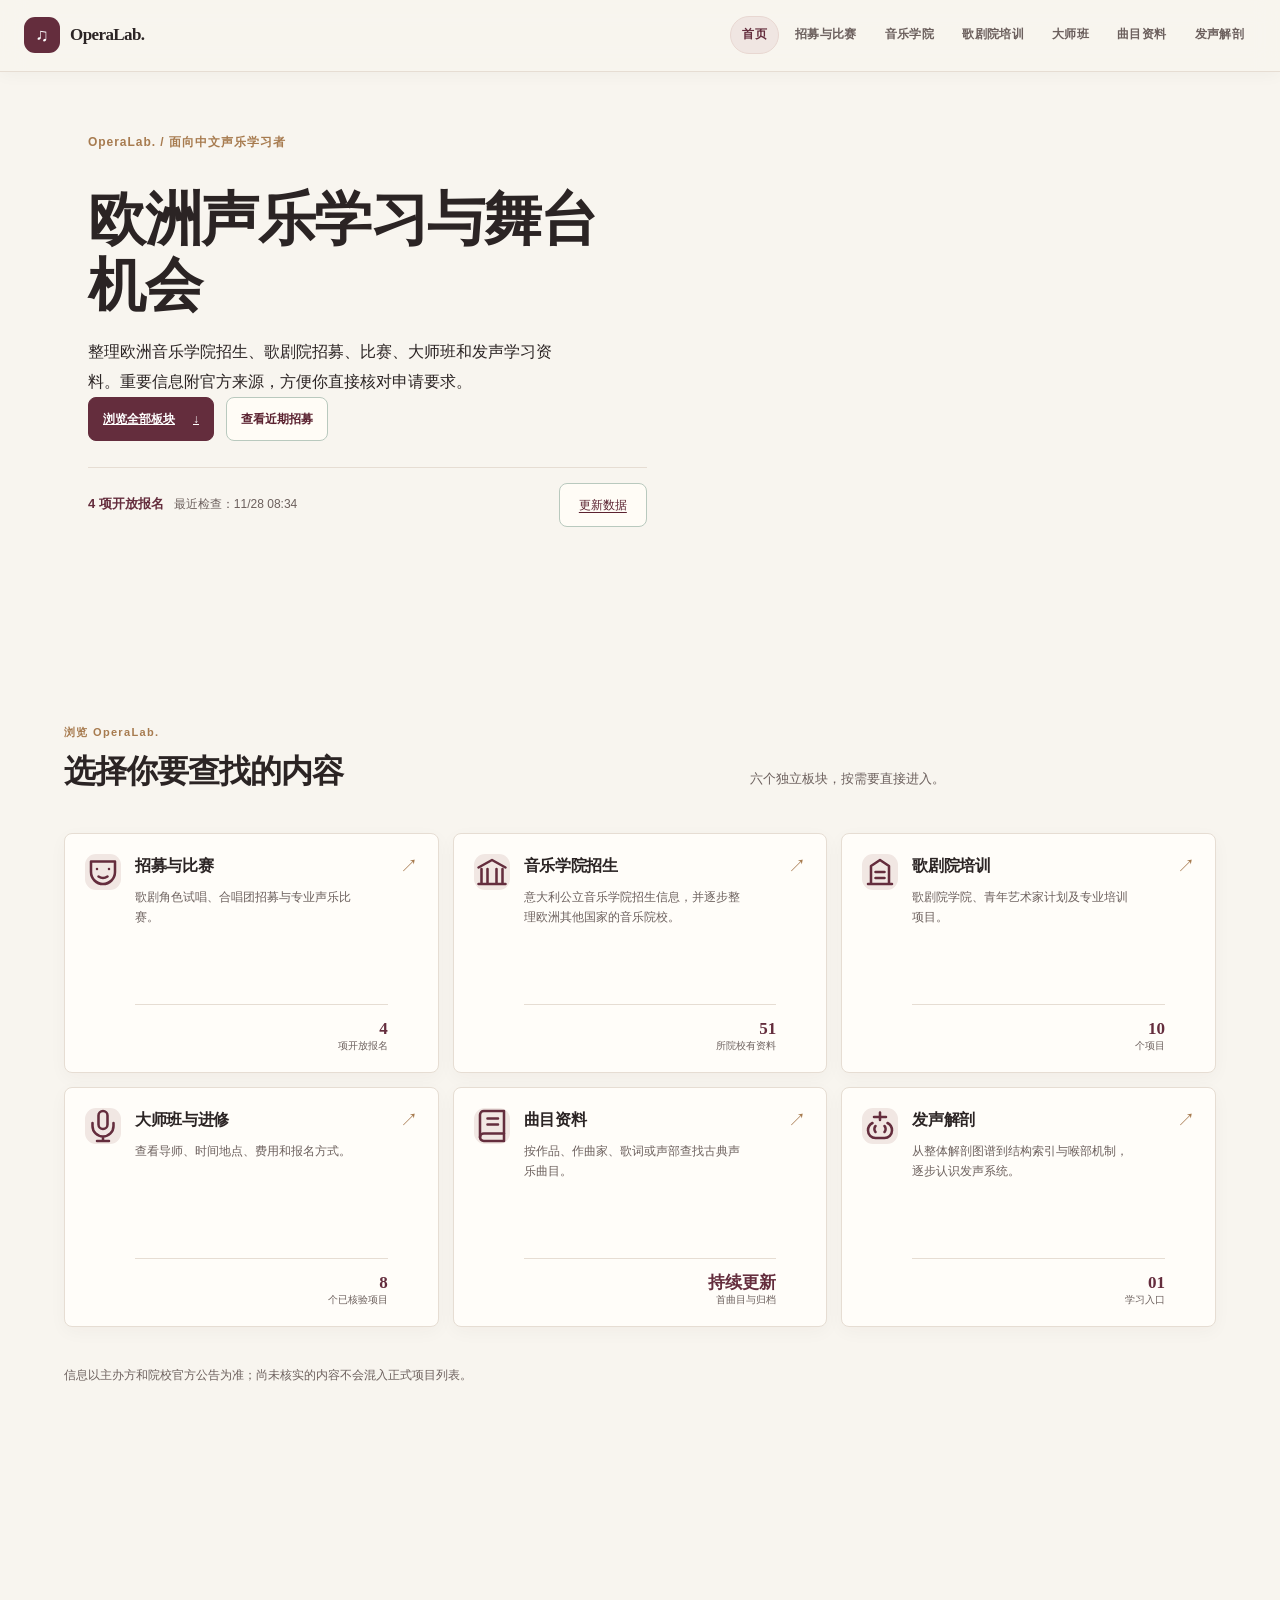
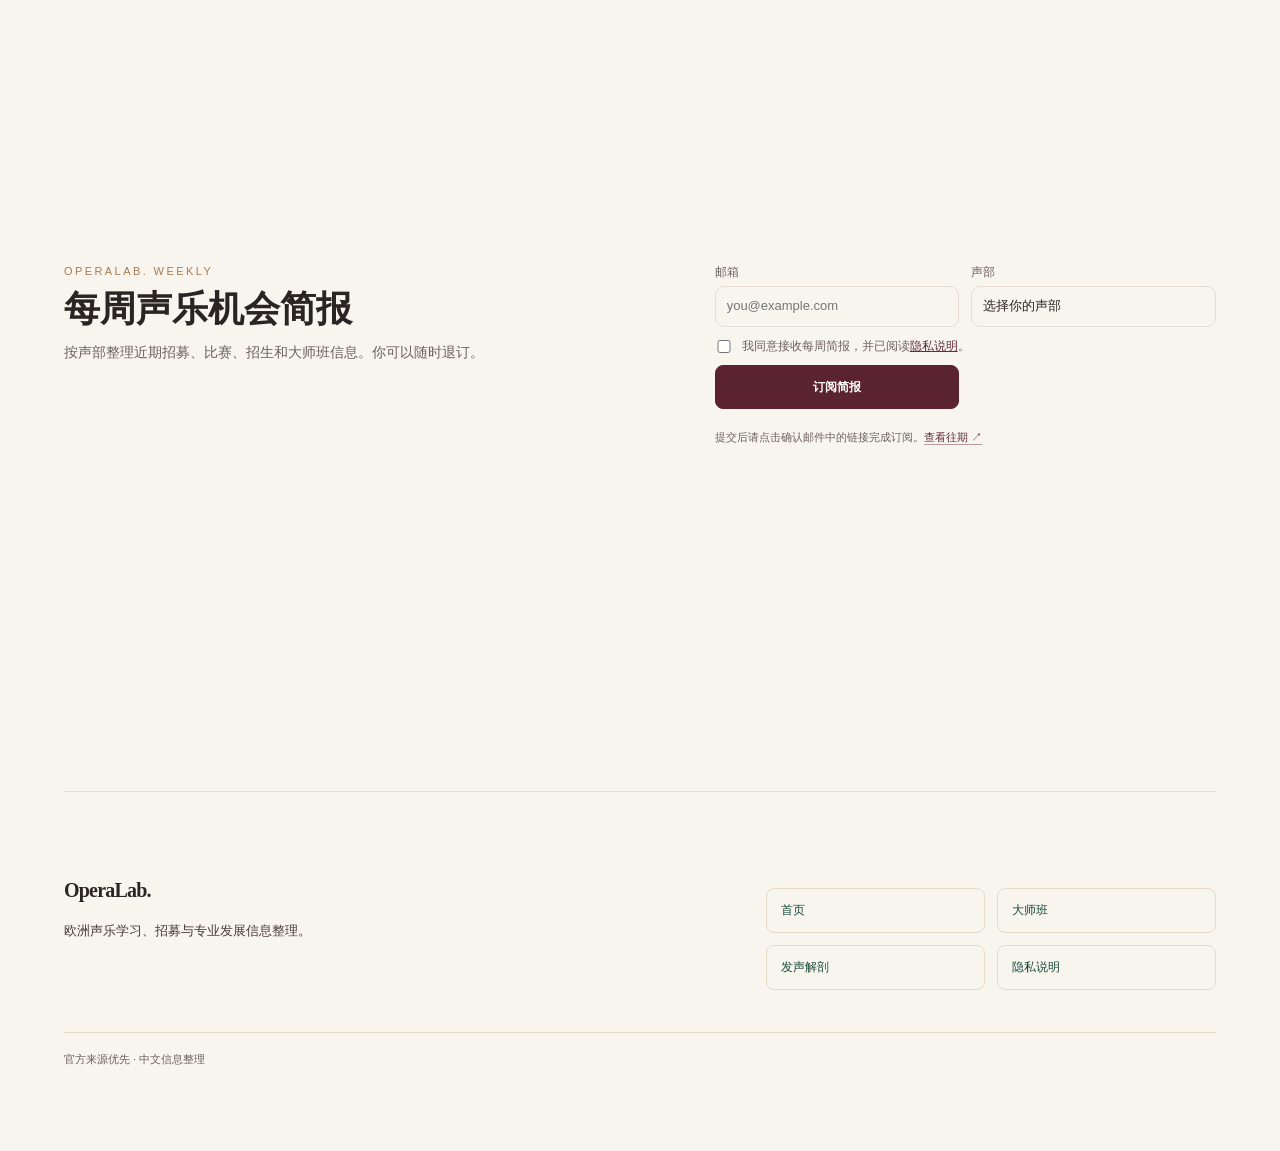
<file: index.html>
<!doctype html>
<html lang="zh-CN" data-type="software" data-radius="soft" data-motion>
<head>
  <meta charset="utf-8">
  <meta name="viewport" content="width=device-width, initial-scale=1, viewport-fit=cover">
  <meta name="theme-color" content="#5b2230">
  <meta name="page-type" content="software">
  <meta name="site-kind" content="software">
  <meta name="description" content="OperaLab. 为中国声乐学习者整理欧洲当前开放报名的声乐机会、音乐学院招生、比赛、大师班与古典声乐曲目资料，保留官方来源，方便核对申请要求。">
  <link rel="canonical" href="https://operalirico.github.io/Opera-Lirico/">
  <meta property="og:type" content="website">
  <meta property="og:locale" content="zh_CN">
  <meta property="og:site_name" content="OperaLab.">
  <meta property="og:title" content="OperaLab.｜欧洲声乐机会与申请信息">
  <meta property="og:description" content="为中国声乐学习者整理欧洲歌剧院招募、音乐学院招生、比赛、大师班与古典声乐曲目资料。">
  <meta property="og:url" content="https://operalirico.github.io/Opera-Lirico/">
  <meta property="og:image" content="https://operalirico.github.io/Opera-Lirico/og-image.png">
  <meta property="og:image:secure_url" content="https://operalirico.github.io/Opera-Lirico/og-image.png">
  <meta property="og:image:type" content="image/png">
  <meta property="og:image:width" content="1200">
  <meta property="og:image:height" content="630">
  <meta property="og:image:alt" content="OperaLab. 欧洲声乐机会与申请信息">
  <meta name="twitter:card" content="summary_large_image">
  <meta name="twitter:title" content="OperaLab.｜欧洲声乐机会、音乐学院招生与曲目资料">
  <meta name="twitter:description" content="为中国声乐学习者整理欧洲歌剧院招募、音乐学院招生、比赛、大师班与古典声乐曲目资料。">
  <meta name="twitter:image" content="https://operalirico.github.io/Opera-Lirico/og-image.png">
  <script type="application/ld+json">
  {
    "@context": "https://schema.org",
    "@type": "WebSite",
    "name": "OperaLab.",
    "alternateName": "OperaLab.",
    "url": "https://operalirico.github.io/Opera-Lirico/",
    "inLanguage": "zh-CN",
    "description": "为中国声乐学习者整理欧洲歌剧院招募、音乐学院招生、比赛、大师班与古典声乐曲目资料。"
  }
  </script>
  <meta name="apple-mobile-web-app-capable" content="yes">
  <meta name="apple-mobile-web-app-status-bar-style" content="black-translucent">
  <link rel="manifest" href="manifest.webmanifest">
  <link rel="icon" href="icon.svg" type="image/svg+xml">
  <link rel="apple-touch-icon" href="icon.svg">
  <link rel="stylesheet" href="styles.css?v=ux19">
  <link rel="stylesheet" href="hero-facts.css?v=1">
  <link rel="stylesheet" href="taste-home.css?v=1">
  <link rel="stylesheet" href="assets/motion/motion.css">
  <link rel="stylesheet" href="home-fix.css?v=1">
  <link rel="stylesheet" href="theme-wine.css?v=1">
  <link rel="stylesheet" href="taste-fix.css?v=1">
  <link rel="stylesheet" href="assets/opera-clean.css?v=1">
  <link rel="stylesheet" href="assets/motion/site-motion.css?v=1">
  <script>document.documentElement.classList.add('m-enter');setTimeout(()=>document.documentElement.classList.add('m-enter-done'),700)</script>
  <title>OperaLab.｜欧洲声乐机会、音乐学院招生与曲目资料</title>
  <link rel="stylesheet" href="assets/site-system.css?v=20261123-europe">
</head>
<body class="taste-home">
  <header class="topbar nav">
  <a class="skip-link" href="#main-content">跳转至主要内容</a>
  <div class="wrap topbar-inner">
    <a class="brand" href="./" aria-label="OperaLab. 首页"><span class="brand-mark" aria-hidden="true">♫</span><span class="brand-text">OperaLab.</span></a>
    <nav class="nav-links" aria-label="主要板块">
      <a href="./" aria-current="page">首页</a>
      <a href="#open-calls" data-open="open-calls">招募与比赛</a>
      <a href="#conservatori" data-open="conservatori">音乐学院</a>
      <a href="#opera-academies" data-open="opera-academies">歌剧院培训</a>
      <a href="masterclasses.html">大师班</a>
      <a href="#music-library" data-open="music-library">曲目资料</a>
      <a href="voice-anatomy.html">发声解剖</a>
    </nav>
    <button id="installButton" class="install-button" hidden>安装到主屏幕</button>
  </div>
</header>
  <main id="main-content">
    <section id="top" class="shell wrap home-hero hero" data-enter aria-labelledby="home-title">
  <div class="home-hero-copy">
    <div class="home-kicker">OperaLab. / 面向中文声乐学习者</div>
    <h1 id="home-title">欧洲声乐学习与舞台机会</h1>
    <p class="home-lede" data-moment="word-highlight">整理欧洲音乐学院招生、歌剧院招募、比赛、大师班和发声学习资料。重要信息附官方来源，方便你直接核对申请要求。</p>
    <div class="home-actions">
      <a class="home-button home-button--primary" href="#tiles">浏览全部板块 <span aria-hidden="true">↓</span></a>
      <button class="home-text-link" type="button" data-open="open-calls">查看近期招募</button>
    </div>
    <div class="home-proof">
      <span class="home-proof-line"><b><span id="factCalls">—</span> 项开放报名</b><span id="updatedAt">正在载入最新数据…</span></span>
      <button id="refreshButton" class="home-refresh" type="button">更新数据</button>
    </div>
  </div>
</section>
    <section class="shell wrap home-section home-sections" id="tiles" aria-labelledby="opportunity-title">
  <div class="home-section-head">
    <div><span class="home-section-index">浏览 OperaLab.</span><h2 id="opportunity-title">选择你要查找的内容</h2></div>
    <p>六个独立板块，按需要直接进入。</p>
  </div>
  <div class="home-card-grid">
    <button class="tile" type="button" data-open="open-calls">
      <span class="tile-icon" aria-hidden="true"><svg viewBox="0 0 24 24" fill="none" stroke="currentColor" stroke-width="1.7" stroke-linecap="round" stroke-linejoin="round"><path d="M4 5h16v7a8 8 0 0 1-16 0z"/><path d="M8 10h.01M16 10h.01M9 15q3 2 6 0"/></svg></span>
      <span class="tile-main"><span class="tile-title">招募与比赛</span><span class="tile-desc">歌剧角色试唱、合唱团招募与专业声乐比赛。</span></span>
      <span class="tile-stat"><b id="statCalls">—</b><small>项开放报名</small></span><span class="tile-arrow" aria-hidden="true">↗</span>
    </button>
    <button class="tile" type="button" data-open="conservatori">
      <span class="tile-icon" aria-hidden="true"><svg viewBox="0 0 24 24" fill="none" stroke="currentColor" stroke-width="1.7" stroke-linecap="round" stroke-linejoin="round"><path d="m3 9 9-5 9 5M5 10v9m4-9v9m6-9v9m4-9v9M3 20h18"/></svg></span>
      <span class="tile-main"><span class="tile-title">音乐学院招生</span><span class="tile-desc">意大利公立音乐学院招生信息，并逐步整理欧洲其他国家的音乐院校。</span></span>
      <span class="tile-stat"><b id="statSchools">—</b><small>所院校有资料</small></span><span class="tile-arrow" aria-hidden="true">↗</span>
    </button>
    <button class="tile" type="button" data-open="opera-academies">
      <span class="tile-icon" aria-hidden="true"><svg viewBox="0 0 24 24" fill="none" stroke="currentColor" stroke-width="1.7" stroke-linecap="round" stroke-linejoin="round"><path d="M4 20h16M6 20V8l6-4 6 4v12M9 12h6M9 16h6"/></svg></span>
      <span class="tile-main"><span class="tile-title">歌剧院培训</span><span class="tile-desc">歌剧院学院、青年艺术家计划及专业培训项目。</span></span>
      <span class="tile-stat"><b id="statAcademies">—</b><small>个项目</small></span><span class="tile-arrow" aria-hidden="true">↗</span>
    </button>
    <a class="tile tile-link" href="masterclasses.html">
      <span class="tile-icon" aria-hidden="true"><svg viewBox="0 0 24 24" fill="none" stroke="currentColor" stroke-width="1.7" stroke-linecap="round" stroke-linejoin="round"><rect x="9" y="2" width="6" height="12" rx="3"/><path d="M5 10v2a7 7 0 0 0 14 0v-2M12 19v3M8 22h8"/></svg></span>
      <span class="tile-main"><span class="tile-title">大师班与进修</span><span class="tile-desc">查看导师、时间地点、费用和报名方式。</span></span>
      <span class="tile-stat"><b id="statMasterclasses">—</b><small>个已核验项目</small></span><span class="tile-arrow" aria-hidden="true">↗</span>
    </a>
    <button class="tile" type="button" data-open="music-library">
      <span class="tile-icon" aria-hidden="true"><svg viewBox="0 0 24 24" fill="none" stroke="currentColor" stroke-width="1.7" stroke-linecap="round" stroke-linejoin="round"><path d="M4 19.5A2.5 2.5 0 0 1 6.5 17H20"/><path d="M6.5 2H20v20H6.5A2.5 2.5 0 0 1 4 19.5v-15A2.5 2.5 0 0 1 6.5 2z"/><path d="M9 7h7M9 11h7"/></svg></span>
      <span class="tile-main"><span class="tile-title">曲目资料</span><span class="tile-desc">按作品、作曲家、歌词或声部查找古典声乐曲目。</span></span>
      <span class="tile-stat"><b id="statSongs">—</b><small>首曲目与归档</small></span><span class="tile-arrow" aria-hidden="true">↗</span>
    </button>
    <a class="tile tile-link" href="voice-anatomy.html">
      <span class="tile-icon" aria-hidden="true"><svg viewBox="0 0 24 24" fill="none" stroke="currentColor" stroke-width="1.7" stroke-linecap="round" stroke-linejoin="round"><path d="M12 3v5M8 6h8M7 10c-2 1-3 3-3 5a5 5 0 0 0 5 5h6a5 5 0 0 0 5-5c0-2-1-4-3-5"/><path d="M9 12c-1 1-1 3 0 4m6-4c1 1 1 3 0 4"/></svg></span>
      <span class="tile-main"><span class="tile-title">发声解剖</span><span class="tile-desc">从整体解剖图谱到结构索引与喉部机制，逐步认识发声系统。</span></span>
      <span class="tile-stat"><b>01</b><small>学习入口</small></span><span class="tile-arrow" aria-hidden="true">↗</span>
    </a>
  </div>
  <p class="home-source-note">信息以主办方和院校官方公告为准；尚未核实的内容不会混入正式项目列表。</p>
</section>
    <section class="shell wrap section panel" id="open-calls" hidden>
      <button class="panel-back" type="button" data-back="tiles">← 返回首页</button>
      <div class="section-head">
        <div><div class="eyebrow">Auditions · Competitions</div><h2>近期开放项目</h2><p>这里整理目前开放报名的声乐机会，包括试唱、比赛和培训项目。截止日期按意大利当地时间显示；报名前请查看主办方最新公告，确认具体要求。</p></div>
        <span id="opportunityCount" class="count-pill">—</span>
      </div>
      <div id="opportunities" class="opportunity-list" aria-live="polite"></div>
    </section>
    <section class="shell wrap section music-section panel" id="music-library" hidden>
      <button class="panel-back" type="button" data-back="tiles">← 返回入口</button>
      <div class="section-head">
        <div><div class="eyebrow">Vocal Repertoire</div><h2>咏叹调及艺术歌曲汇总</h2><p>按作品名称、作曲家、歌词或声部查找歌剧咏叹调、各国艺术歌曲及其他古典声乐作品。各条目会提供目前已整理的作品信息和相关来源。</p></div>
        <span id="repertoireCount" class="count-pill">读取曲目…</span>
      </div>
      <form id="musicSearchForm" class="music-search" role="search">
        <label class="music-search-field">
          <span aria-hidden="true">⌕</span>
          <input id="musicSearchInput" type="search" placeholder="搜索作品、作曲家或歌词，例如 An die Musik" autocomplete="off" aria-label="搜索声乐曲目">
        </label>
        <button type="submit">搜索</button>
      </form>
      <div class="music-filter-row"><label class="music-voice-filter"><span>按声部筛选</span><select id="musicVoiceFilter" aria-label="按声部筛选曲目"><option value="all">全部声部</option><option value="tenor">男高音</option><option value="soprano">女高音</option><option value="mezzo">女中音</option><option value="contralto">女低音</option><option value="baritone">男中音</option><option value="bass">男低音</option></select></label></div>
      <div class="chipbar">
        <span>热门作品：</span>
        <button type="button" class="search-chip" data-query="Nessun dorma">Nessun dorma</button>
        <button type="button" class="search-chip" data-query="La donna è mobile">La donna è mobile</button>
        <button type="button" class="search-chip" data-query="Amarilli, mia bella">Amarilli</button>
        <button type="button" class="search-chip" data-query="Una furtiva lagrima">Una furtiva lagrima</button>
        <button type="button" class="search-chip" data-query="Nina">Nina</button>
        <button type="button" class="search-chip" data-query="Lascia ch'io pianga">Lascia ch'io pianga</button>
        <button type="button" class="search-chip" data-query="O mio babbino caro">O mio babbino caro</button>
        <button type="button" class="search-chip" data-query="Casta Diva">Casta Diva</button>
        <button type="button" class="search-chip" data-query="An die Musik">An die Musik</button>
        <button type="button" class="search-chip" data-query="Ständchen">Ständchen</button>
        <button type="button" class="search-chip" data-query="L'invitation au voyage">Duparc · L'invitation</button>
        <button type="button" class="search-chip" data-query="Ideale">Ideale</button>
      </div>
      <div id="musicSearchResults" aria-live="polite"></div>
      <p class="music-rights-note">点击“原文朗读”将跳转至 Google 翻译收听发音；乐谱链接将打开 IMSLP 的相关作品页面。不同版本的可用性和版权状态可能不同，使用或下载前请查看对应页面说明。</p>
    </section>
    <section class="shell wrap section panel" id="conservatori" hidden>
      <button class="panel-back" type="button" data-back="tiles">← 返回入口</button>
      <div class="section-head">
        <div><div class="eyebrow">Conservatorio · Ammissioni</div><h2>意大利公立音乐学院招生</h2><p>查看意大利公立音乐学院已收录的声乐课程、入学考试要求、报名时间和官方招生简章。欧洲其他国家的院校先列入候选目录，待逐校确认声乐课程与招生信息后再纳入正式招生数据。各校安排每年都可能变化，请以学校当年公告为准。</p></div>
        <span id="conservatoriCount" class="count-pill">—</span>
      </div>
      <div class="cons-toolbar">
        <label class="searchbox"><span aria-hidden="true">⌕</span><input id="consSearchInput" type="search" placeholder="搜索城市或院校名称，例如：米兰、博洛尼亚" autocomplete="off" aria-label="搜索院校"></label>
        <button id="consDateOnly" class="ghost-toggle" type="button" aria-pressed="false">只显示有明确日期的院校</button>
        <button id="consExpandAll" class="ghost-toggle" type="button" aria-pressed="false">展开全部院校</button>
      </div>
      <div id="consGroups" class="cons-groups" aria-live="polite"></div>
      <div id="conservatoriEmpty"></div>
      <section class="europe-discovery" aria-labelledby="europe-directory-title">
        <div class="europe-discovery-head">
          <div><span class="eyebrow">EUROPEAN INSTITUTION INDEX</span><h3 id="europe-directory-title">欧洲音乐院校候选目录</h3><p>从欧洲音乐院校协会（AEC）成员目录发现院校，作为后续核实声乐课程与招生信息的起点。</p></div>
          <div class="europe-summary"><strong id="europeCount">正在载入目录…</strong><span id="europeWebCount">官网入口统计载入中</span></div>
        </div>
        <div class="europe-toolbar">
          <label class="searchbox"><span aria-hidden="true">⌕</span><input id="europeSearchInput" type="search" placeholder="搜索国家、城市或院校名称" autocomplete="off" aria-label="搜索欧洲音乐院校"></label>
          <label class="europe-country-label"><span>国家</span><select id="europeCountryFilter" aria-label="按国家筛选"><option value="all">全部国家</option></select></label>
        </div>
        <div id="europeInstitutions" class="europe-country-groups" aria-live="polite"><div class="empty">正在载入欧洲院校目录…</div></div>
        <p class="europe-disclaimer">重要说明：AEC 会员身份仅用于发现高等音乐教育机构，不代表该校一定开设古典声乐专业或当前开放招生。当前目录中的声乐课程与招生状态尚未逐校核实；请以院校官网为准。官网入口和 AEC 档案分别标注，避免把候选机构误认为已确认机会。</p>
      </section>
    </section>
    <section class="shell wrap section panel" id="opera-academies" hidden>
      <button class="panel-back" type="button" data-back="tiles">← 返回入口</button>
      <div class="section-head">
        <div><div class="eyebrow">Opera Accademie</div><h2>歌剧院培训项目（Accademia）</h2><p>歌剧院和专业机构面向青年歌唱家的进修项目，可能包括声乐指导、角色排演和舞台实践。这类项目不一定属于学历课程；本板块优先展示仍开放报名且经过官方核验的项目，培训时长、费用和选拔方式以主办方公告为准。</p></div>
        <span id="academyCount" class="count-pill">—</span>
      </div>
      <div class="cons-toolbar">
        <label class="searchbox"><span aria-hidden="true">⌕</span><input id="academySearchInput" type="search" placeholder="搜索城市、剧院或 Accademia 名称" autocomplete="off" aria-label="搜索剧院学院与专业培养项目"></label>
        <button id="academyDateOnly" class="ghost-toggle" type="button" aria-pressed="false">只显示有明确日期的项目</button>
        <button id="academyExpandAll" class="ghost-toggle" type="button" aria-pressed="false">展开全部项目</button>
      </div>
      <div id="academyGroups" class="cons-groups" aria-live="polite"></div>
      <div id="academyEmpty"></div>
    </section>
    
    
    <section class="shell wrap newsletter-panel" aria-labelledby="newsletter-title">
  <div class="newsletter-content">
    <div class="newsletter-copy">
      <div class="eyebrow">OperaLab. Weekly</div>
      <h2 id="newsletter-title">每周声乐机会简报</h2>
      <p>按声部整理近期招募、比赛、招生和大师班信息。你可以随时退订。</p>
    </div>
    <form id="newsletterForm" class="newsletter-form" novalidate>
      <label class="nl-field" for="nlEmail"><span>邮箱</span><input id="nlEmail" name="email" type="email" inputmode="email" autocomplete="email" required placeholder="you@example.com"></label>
      <label class="nl-field" for="nlVoice"><span>声部</span>
        <select id="nlVoice" name="voice" required>
          <option value="">选择你的声部</option><option value="soprano">女高音 Soprano</option><option value="mezzo_soprano">女中音 Mezzo-soprano</option><option value="contralto">女低音 Contralto</option><option value="countertenor">假声男高音 Countertenor</option><option value="tenor">男高音 Tenore</option><option value="baritone">男中音 Baritono</option><option value="bass">男低音 Basso</option><option value="all_voices">不限声部</option>
        </select>
      </label>
      <label class="nl-consent" for="nlConsent"><input id="nlConsent" type="checkbox" required><span>我同意接收每周简报，并已阅读<a href="privacy.html">隐私说明</a>。</span></label>
      <input id="nlHp" class="nl-hp" type="text" name="company" tabindex="-1" autocomplete="off" aria-hidden="true">
      <button class="newsletter-link" type="submit" id="nlSubmit">订阅简报</button>
      <p id="nlStatus" class="nl-status" role="status" aria-live="polite"></p>
      <p class="nl-note">提交后请点击确认邮件中的链接完成订阅。<a href="https://buttondown.com/wl19971007/archive" target="_blank" rel="noopener noreferrer">查看往期 ↗</a></p>
    </form>
  </div>
</section>
  </main>
  <footer class="closing wrap"><div class="footer-inner"><div class="footer-brand"><strong>OperaLab.</strong><p>欧洲声乐学习、招募与专业发展信息整理。</p></div><nav aria-label="页脚导航"><a href="./">首页</a><a href="masterclasses.html">大师班</a><a href="voice-anatomy.html">发声解剖</a><a href="privacy.html">隐私说明</a></nav><span class="footer-note">官方来源优先 · 中文信息整理</span></div></footer>
  <script src="site-config.js?v=1" defer></script>
  <script type="module" src="https://static.cloudflareinsights.com/beacon.min.js" data-cf-beacon='{"token":"42879f330b824eb4843baa5bd13ba002"}'></script>
  <script src="subscribe.js?v=1" defer></script>
  <script src="app.js?v=release2" defer></script>
  <script src="hero-facts.js?v=1" defer></script>
  <script src="structured-data.js?v=1" defer></script>
  <script type="module" src="assets/moments/moments.js"></script>
  <script type="module" src="assets/motion/motion.js"></script>
</body>
</html>
</file>
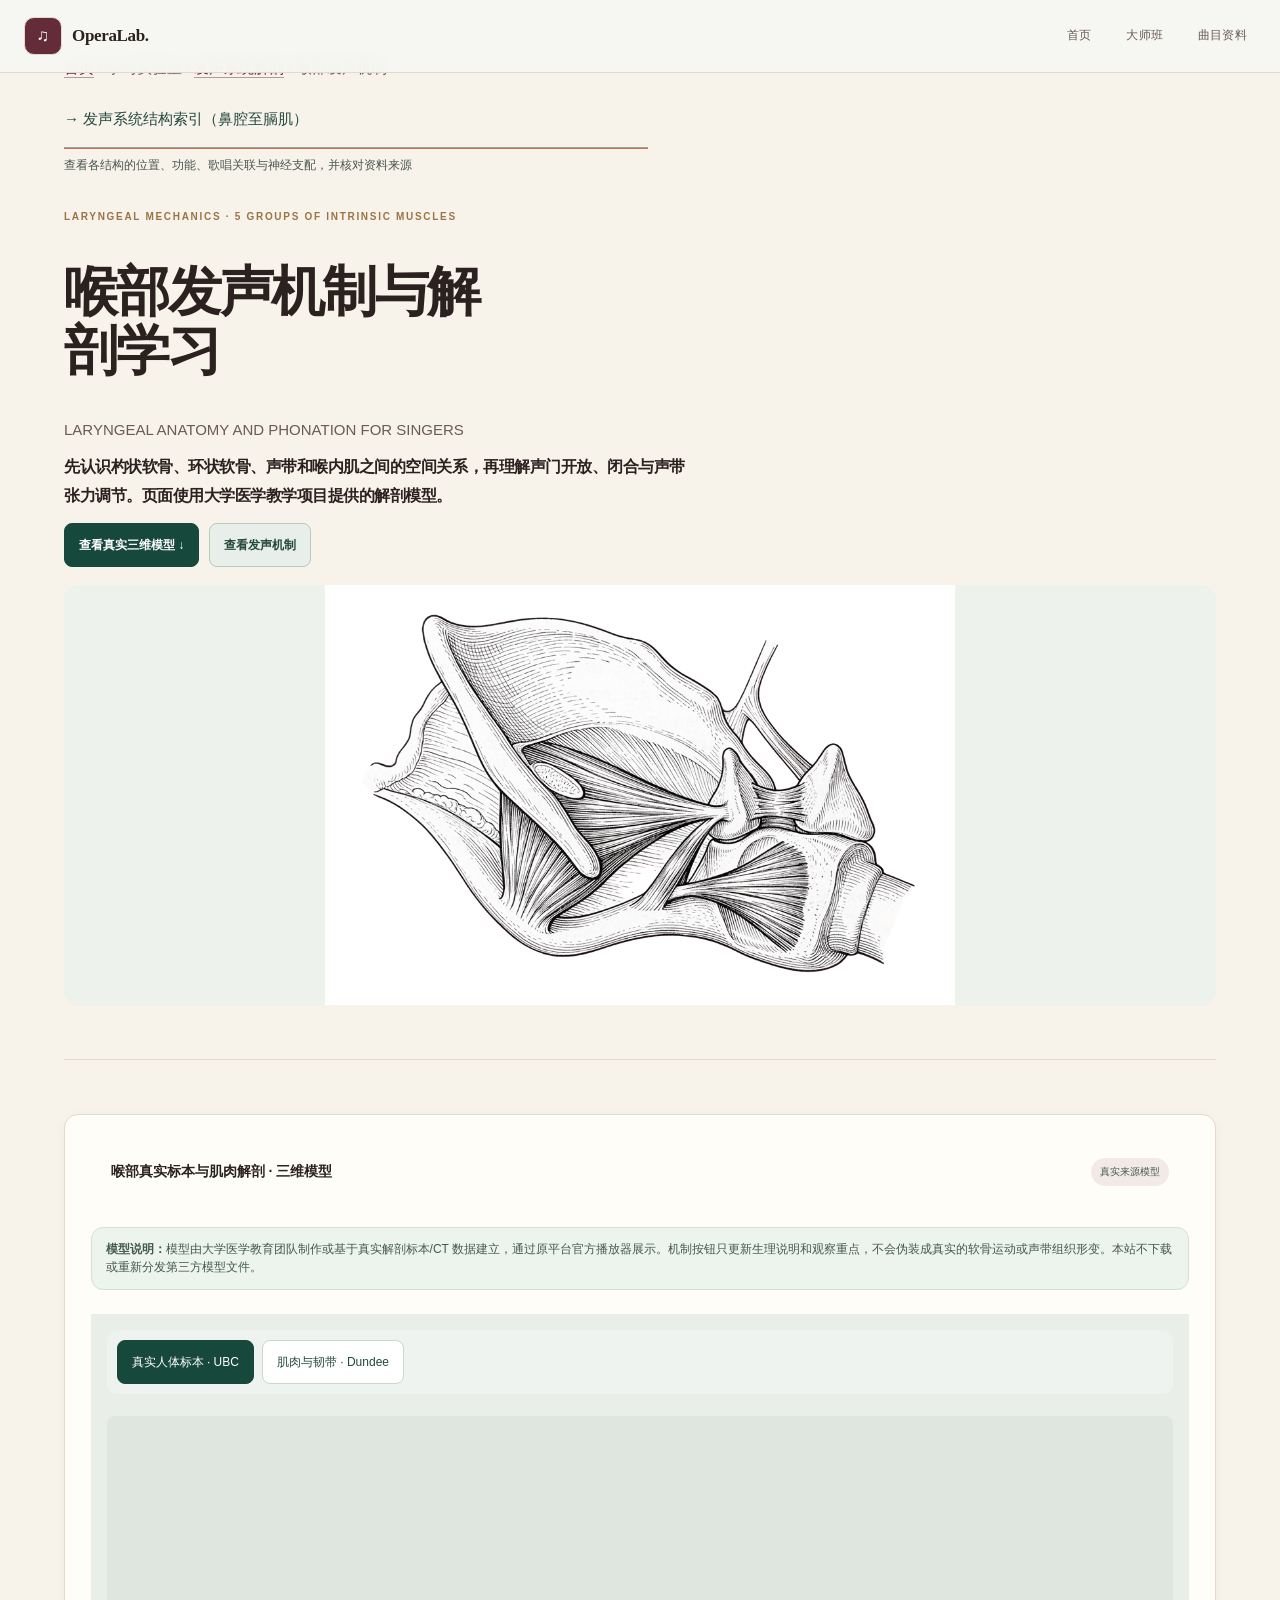
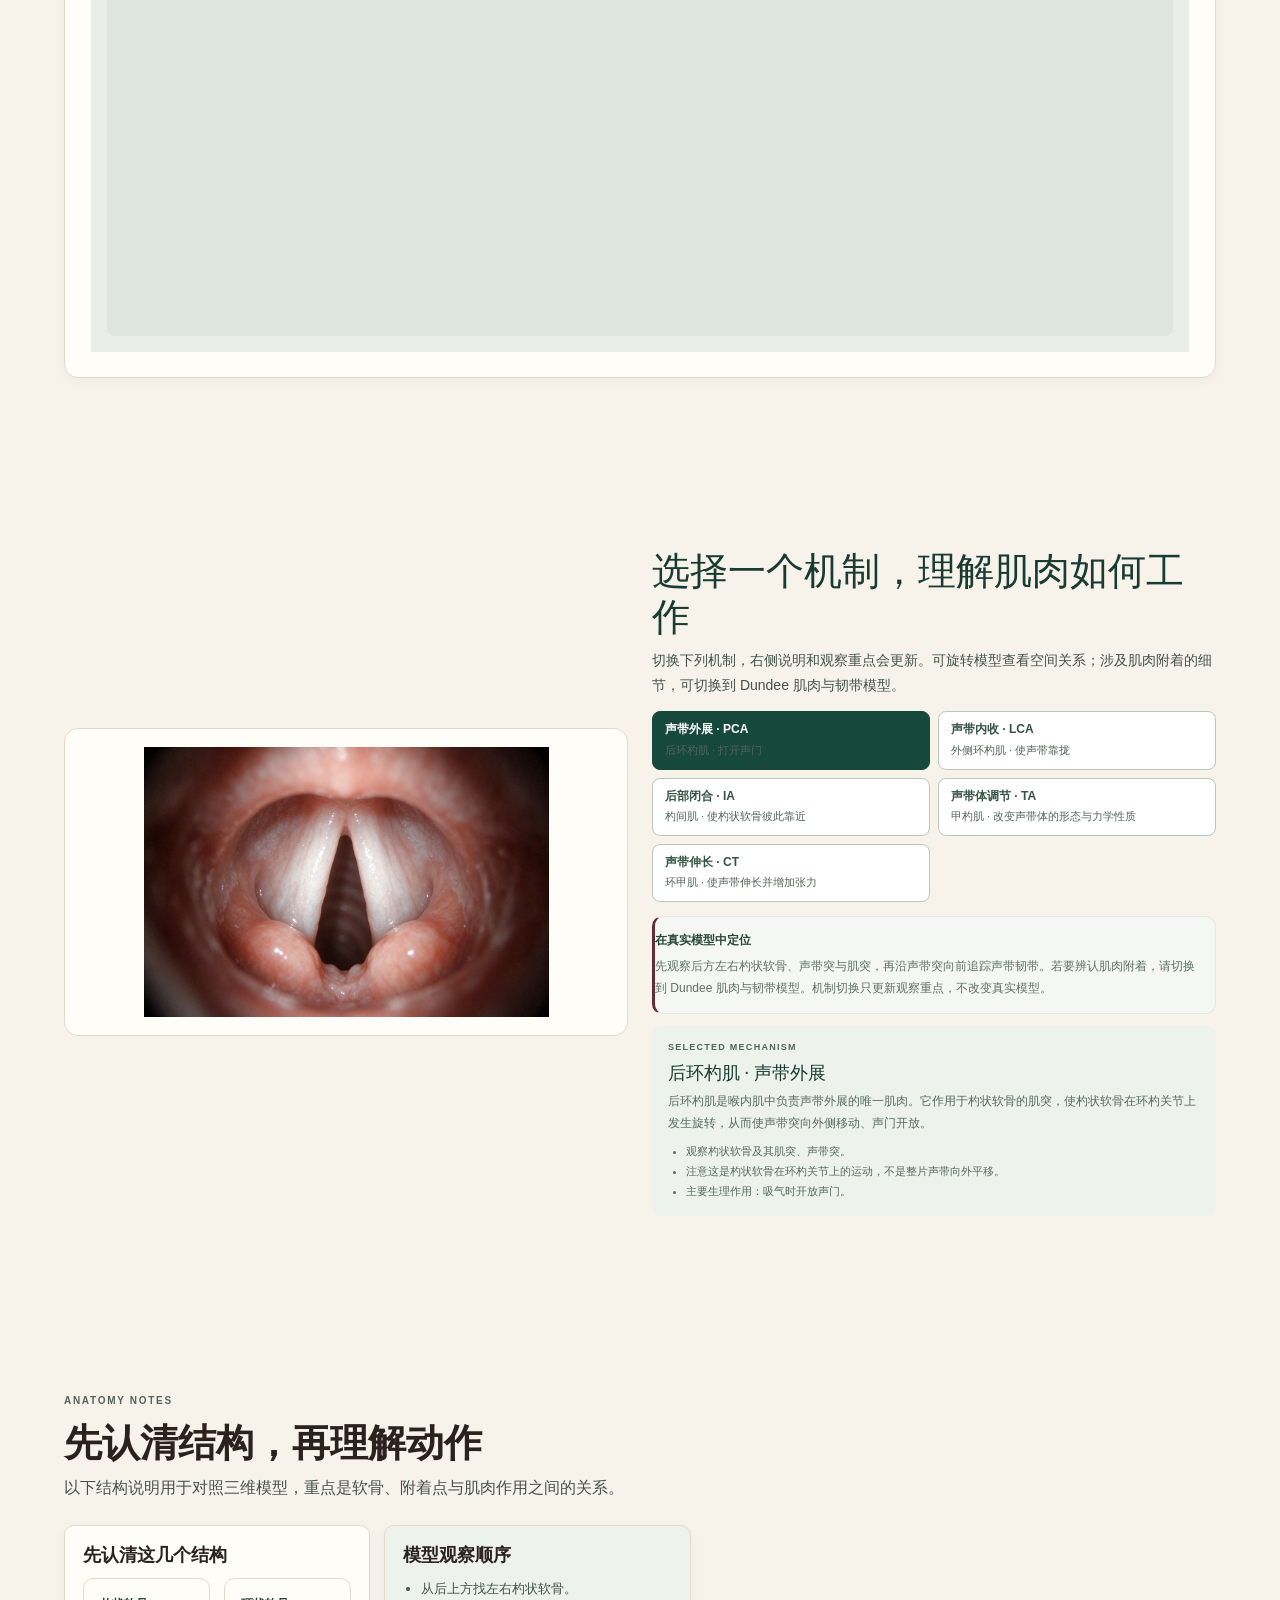
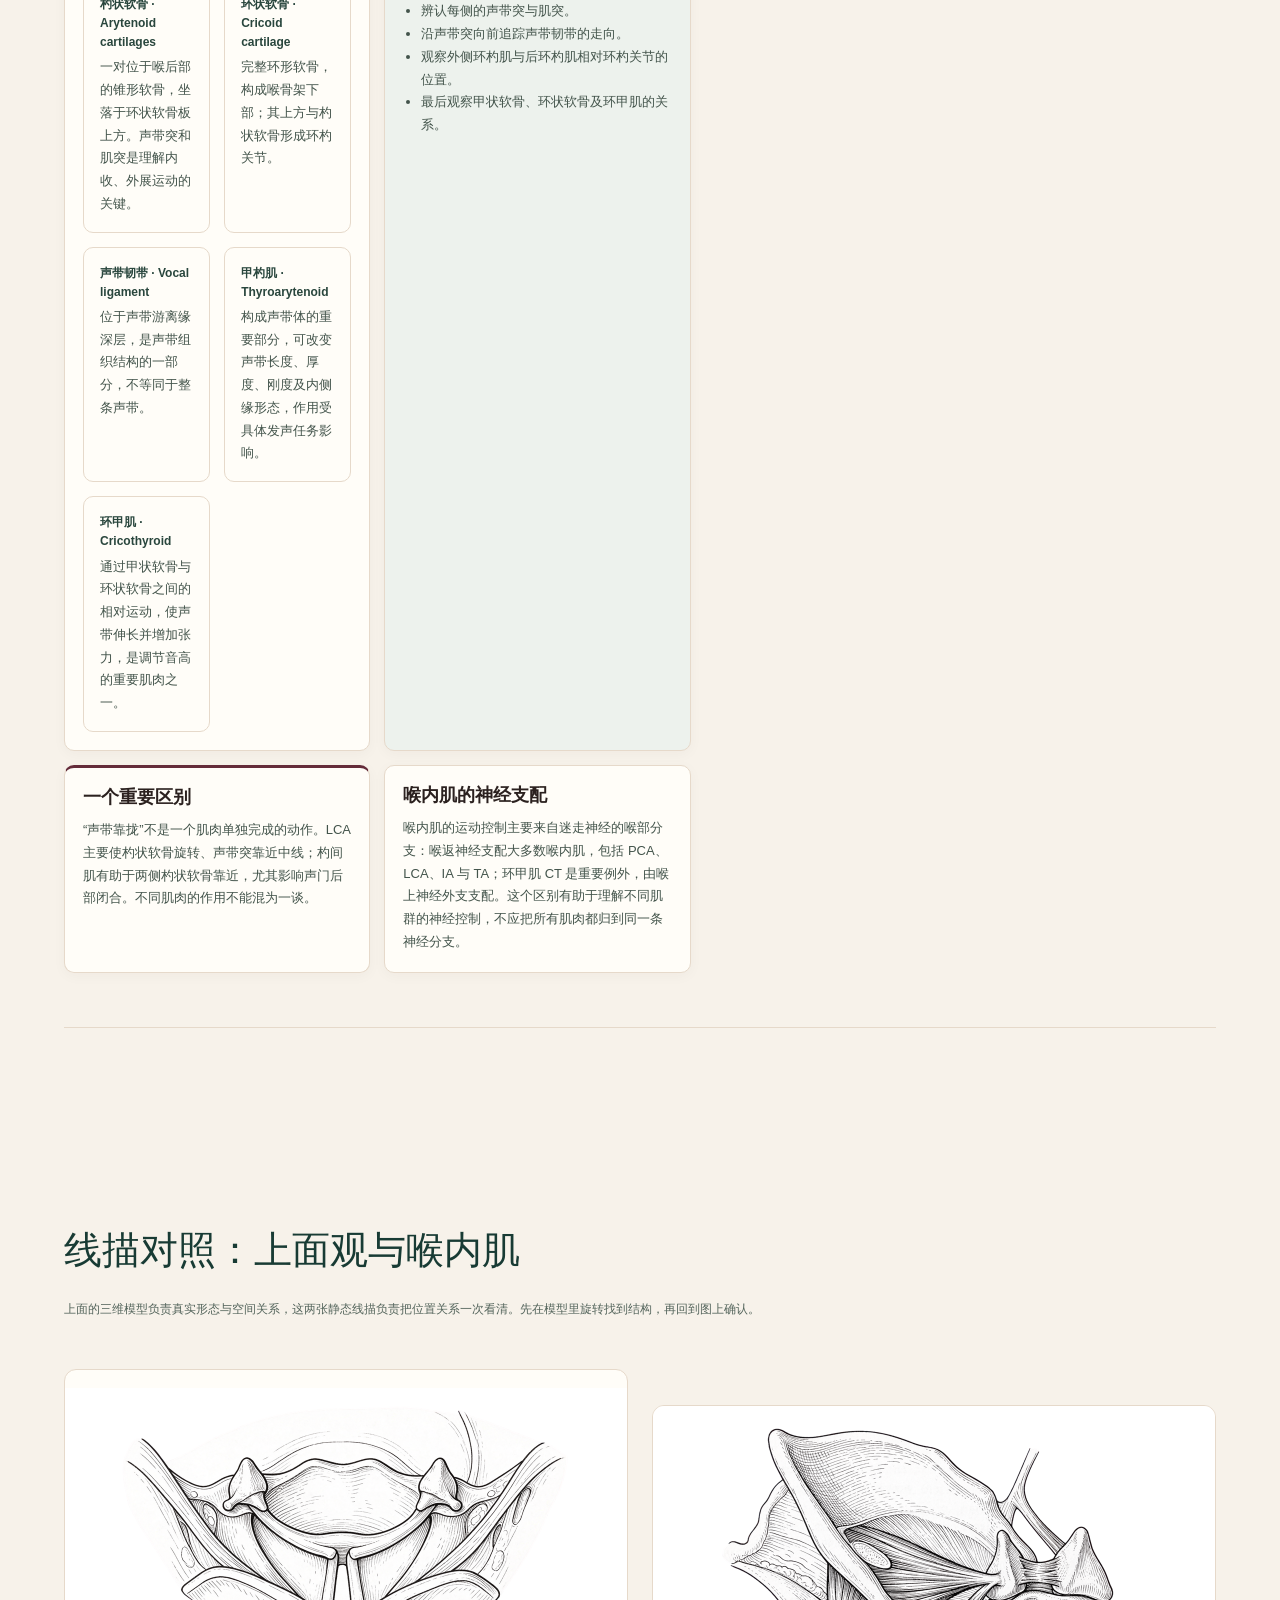
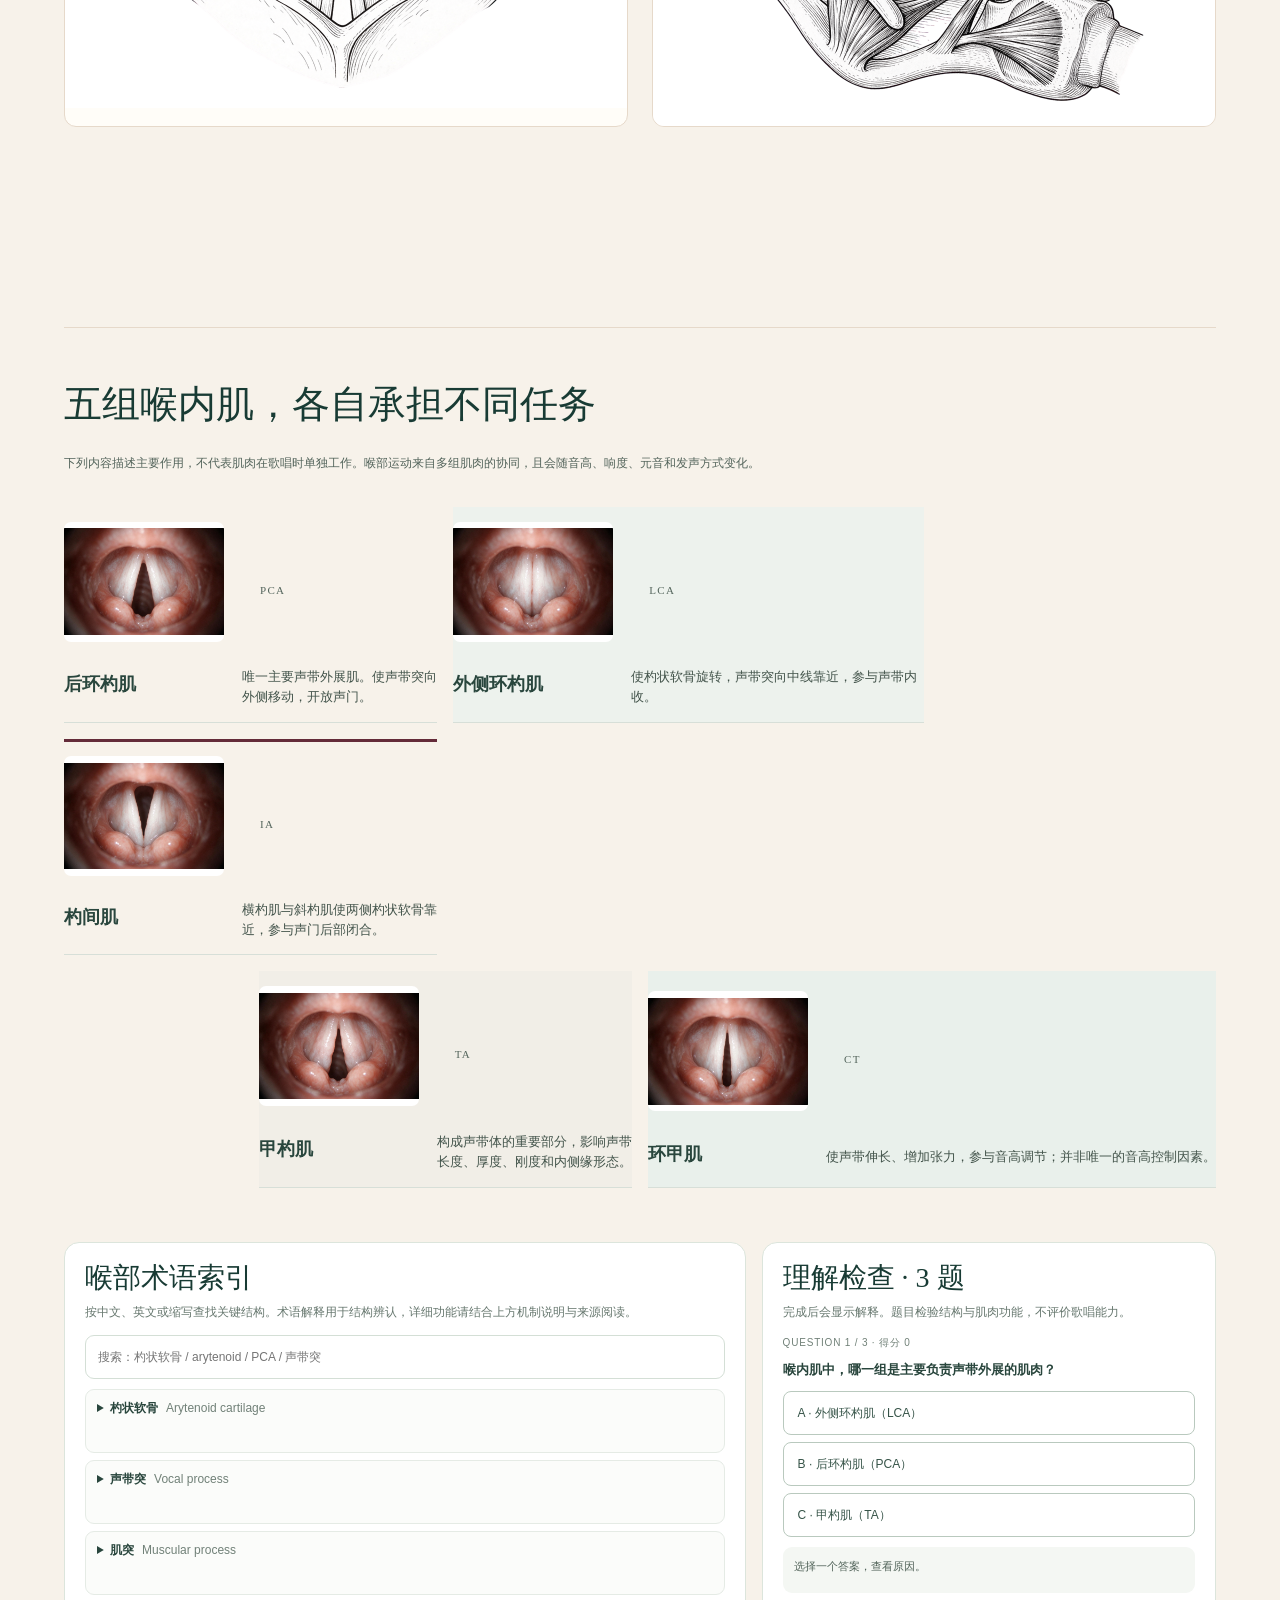
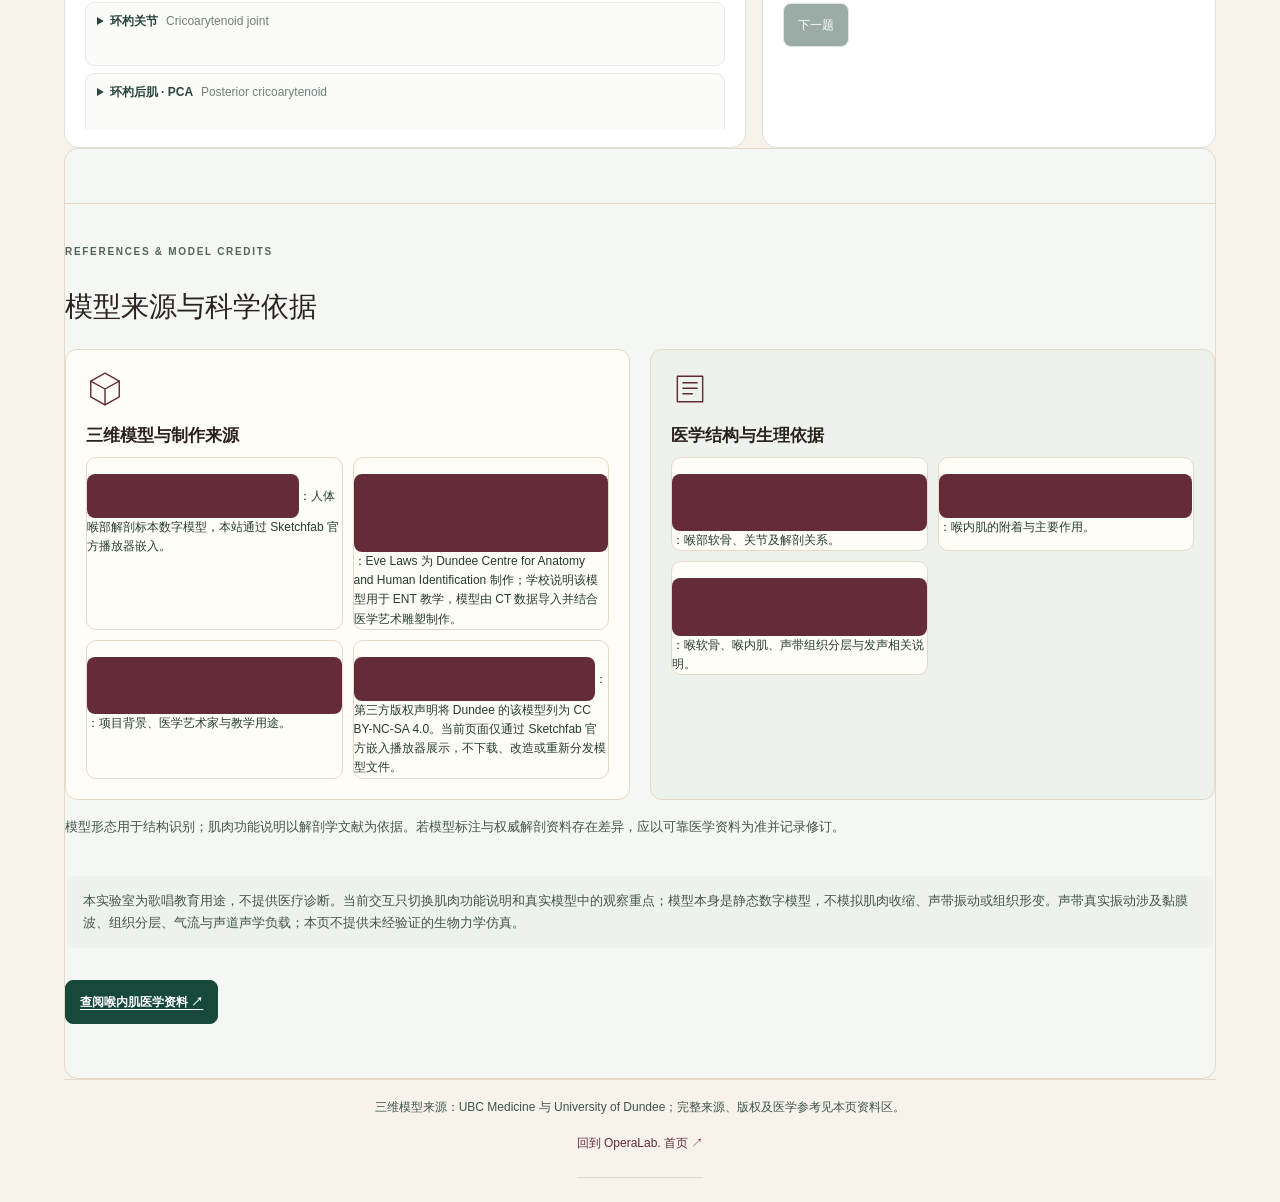
<file: larynx-mechanism.html>
<!doctype html>
<html lang="zh-CN" data-type="software" data-radius="soft" data-motion>
<head>
<meta charset="utf-8">
<meta name="viewport" content="width=device-width,initial-scale=1">
<meta name="theme-color" content="#17483c">
<meta name="page-type" content="software">
<meta name="site-kind" content="software">
<meta name="description" content="基于真实医学解剖模型，交互学习杓状软骨、声带与喉内肌的发声机制。">
<link rel="canonical" href="https://operalirico.github.io/Opera-Lirico/larynx-mechanism.html">
<meta property="og:type" content="article">
<meta property="og:locale" content="zh_CN">
<meta property="og:site_name" content="OperaLab.">
<meta property="og:title" content="喉部发声机制实验室｜OperaLab.">
<meta property="og:description" content="通过大学医学教育模型学习喉部软骨、声带、喉内肌及发声机制。">
<meta property="og:url" content="https://operalirico.github.io/Opera-Lirico/larynx-mechanism.html">
<meta property="og:image" content="https://operalirico.github.io/Opera-Lirico/og-image.png">
<meta name="twitter:card" content="summary_large_image">
<meta name="twitter:title" content="喉部发声机制实验室｜OperaLab.">
<meta name="twitter:description" content="通过大学医学教育模型学习喉部软骨、声带、喉内肌及发声机制。">
<meta name="twitter:image" content="https://operalirico.github.io/Opera-Lirico/og-image.png">
<link rel="stylesheet" href="styles.css?v=ux18">
<title>喉部发声机制实验室｜OperaLab.</title>
<style>
:root{--ink:#203b34;--muted:#64766d;--line:#dce5dd;--paper:#f5f7f2;--green:#23483c;--rust:#a96150}
.mechanism{max-width:1180px;margin:auto;padding:34px 24px 84px;color:var(--ink)}
.crumb{font-size:12px;color:#7b8980;margin:0 0 22px}.crumb a{color:inherit}
.hero{max-width:800px;margin-bottom:28px}.eyebrow{font-size:10px;letter-spacing:.17em;color:#9a6c58;font-weight:750}
.hero h1{font:500 clamp(32px,5vw,52px)/1.12 Georgia,serif;margin:12px 0;color:#183b34}
.hero p{max-width:760px;color:#586b63;font-size:15px;line-height:1.85;margin:0}
.notice{margin:20px 0 26px;padding:14px 17px;border:1px solid #e4d8c8;border-radius:12px;background:#fbf8f1;color:#6d5b49;font-size:12px;line-height:1.8}
.layout{display:grid;grid-template-columns:minmax(0,1.35fr) minmax(310px,.85fr);gap:18px;align-items:start}
.card{background:#fff;border:1px solid var(--line);border-radius:18px;overflow:hidden;box-shadow:0 12px 34px #1c49300a}
.card-head{padding:17px 20px;border-bottom:1px solid #e7ede8;display:flex;justify-content:space-between;gap:12px;align-items:center}
.card-head strong{font-size:14px}.tag{font-size:10px;color:#557165;background:#edf3ed;padding:6px 9px;border-radius:99px;white-space:nowrap}
.viewer{background:#eef1ec;padding:12px}
.viewer-frame{position:relative;aspect-ratio:4/3;background:#e4e8e2;border-radius:12px;overflow:hidden}
.viewer-frame iframe{position:absolute;inset:0;width:100%;height:100%;border:0}
.viewer-caption{padding:11px 5px 2px;color:#68786e;font-size:11px;line-height:1.75}
.model-switcher{display:flex;gap:8px;flex-wrap:wrap;margin:0 0 10px}.model-switcher button{border:1px solid #cbd7ce;background:#fff;color:#365448;border-radius:99px;padding:8px 12px;font:inherit;font-size:11px;cursor:pointer}.model-switcher button[aria-pressed=true]{background:#23483c;color:#fff;border-color:#23483c}.mech-observation{margin:14px 0 2px;padding:14px 16px;border:1px solid #e2e9e1;border-radius:12px;background:#f4f7f3}.mech-observation strong{display:block;font-size:12px;color:#29463d;margin-bottom:6px}.mech-observation p{font-size:12px;line-height:1.8;color:#5d7067;margin:0}
.credit{display:flex;gap:8px 14px;flex-wrap:wrap;padding:0 17px 16px;font-size:10px;color:#77867c}
.credit a,.source a{color:#47695b}
.interaction{padding:18px 20px 20px}
.interaction h2,.section-title{font:500 23px Georgia,serif;color:#183b34;margin:0 0 8px}
.interaction>p{font-size:12px;line-height:1.75;color:var(--muted);margin:0 0 14px}
.modes{display:grid;grid-template-columns:repeat(2,minmax(0,1fr));gap:8px}
.mode{border:1px solid #d2ded5;background:#fff;color:#365448;border-radius:11px;padding:11px 12px;text-align:left;font:inherit;cursor:pointer;min-height:68px}
.mode strong{display:block;font-size:12px;margin-bottom:4px}.mode span{display:block;font-size:10px;color:#7a8981;line-height:1.5}
.mode[aria-pressed=true]{border-color:#23483c;background:#edf3ed;box-shadow:inset 0 0 0 1px #23483c}
.readout{margin-top:13px;padding:15px;background:#f4f7f3;border-radius:12px}
.readout .readout-kicker{font-size:9px;letter-spacing:.14em;color:#9a6c58;font-weight:750}
.readout h3{font:500 20px Georgia,serif;margin:7px 0;color:#183b34}
.readout p{font-size:12px;line-height:1.8;color:#566a60;margin:0}
.readout ul{font-size:11px;line-height:1.8;color:#566a60;padding-left:18px;margin:8px 0 0}
.plate-grid{display:grid;grid-template-columns:repeat(2,minmax(0,1fr));gap:18px;margin-top:16px}
.plate{margin:0;background:#fff;border:1px solid #e2e9e1;border-radius:14px;overflow:hidden}
.plate img{width:100%;height:auto;display:block;background:#fff}
.plate figcaption{padding:12px 16px 16px;font-size:12px;line-height:1.8;color:#566a60}
.plate figcaption b{display:block;margin-bottom:5px;color:#183b34;font-size:13px}
@media(max-width:820px){.plate-grid{grid-template-columns:1fr}}
.side{display:grid;gap:14px}
.info{padding:19px 20px}
.info h2{font:500 21px Georgia,serif;margin:0 0 10px;color:#183b34}
.info p,.info li{font-size:12px;line-height:1.8;color:#5d7067}
.info p{margin:0}.info ul{padding-left:18px;margin:8px 0 0}
.structure-list{display:grid;gap:0}
.structure{padding:12px 0;border-top:1px solid #edf1ed}
.structure:first-child{border-top:0;padding-top:0}
.structure strong{display:block;font-size:12px;color:#29463d;margin-bottom:4px}
.structure p{font-size:11px;line-height:1.7;color:#65766c;margin:0}
.section{margin-top:26px}.section-intro{font-size:12px;color:#697a70;line-height:1.8;margin:0 0 14px;max-width:800px}
.muscle-grid{display:grid;grid-template-columns:repeat(5,minmax(0,1fr));gap:10px}
.muscle{padding:15px 14px;background:#fff;border:1px solid var(--line);border-radius:13px}
.muscle .abbr{font:500 21px Georgia,serif;color:#9a6c58}
.muscle h3{font-size:12px;margin:7px 0 5px;color:#29463d}
.muscle p{font-size:10px;line-height:1.7;color:#66776e;margin:0}
.source{margin-top:24px;padding:18px 20px;background:#f4f7f3;border:1px solid var(--line);border-radius:14px}
.source h2{font:500 20px Georgia,serif;margin:0 0 9px}
.source p,.source li{font-size:11px;line-height:1.8;color:#63746a}
.source ul{padding-left:18px;margin:7px 0}
.disclaimer{font-size:10px;line-height:1.8;color:#87948b;margin:16px 2px 0}
@media(max-width:900px){.layout{grid-template-columns:1fr}.muscle-grid{grid-template-columns:repeat(2,minmax(0,1fr))}}
@media(max-width:560px){.mechanism{padding:24px 15px 60px}.viewer-frame{aspect-ratio:1/1}.modes{grid-template-columns:1fr}.muscle-grid{grid-template-columns:1fr 1fr}.card-head{padding:14px}.interaction,.info{padding:16px}}
@media(prefers-reduced-motion:reduce){*{scroll-behavior:auto!important;transition:none!important}}


/* Anatomy learning tools: searchable glossary and evidence-aligned knowledge check */
.learning-loop{margin:24px auto 0;display:grid;grid-template-columns:minmax(0,1.2fr) minmax(260px,.8fr);gap:16px}
.learning-card{min-width:0;padding:18px 20px;border:1px solid #dce5dc;border-radius:15px;background:#fff}
.learning-card h2{font:500 21px Georgia,serif;color:#183b34;margin:0 0 8px}
.learning-card>p{font-size:12px;line-height:1.75;color:#66776e;margin:0 0 12px}
.glossary-search{width:100%;box-sizing:border-box;padding:10px 12px;border:1px solid #d4dfd6;border-radius:9px;font:inherit;font-size:12px;margin:0 0 10px}
.glossary-list{display:grid;gap:7px;max-height:340px;overflow:auto}
.glossary-list details{border:1px solid #e5ebe5;border-radius:9px;padding:9px 11px;background:#fbfcfa}
.glossary-list summary{cursor:pointer;color:#29463d;font-size:12px;font-weight:650}
.glossary-list summary span{font-weight:400;color:#718178;margin-left:5px}
.glossary-list details p{font-size:11px;line-height:1.7;color:#63746b;margin:8px 0 0}
.quiz-progress{font-size:10px;letter-spacing:.08em;color:#718178;margin-bottom:5px}
.quiz-question{font-size:13px;line-height:1.7;color:#29463d;font-weight:650;margin:8px 0 10px}
.quiz-options{display:grid;gap:7px}
.quiz-option{width:100%;text-align:left;border:1px solid #d5e0d7;background:#fff;color:#365448;border-radius:9px;padding:10px 11px;font:inherit;font-size:12px;cursor:pointer}
.quiz-option[aria-pressed=true]{border-color:#315e50;background:#edf3ed}
.quiz-option:focus-visible,.quiz-next:focus-visible{outline:2px solid #315e50;outline-offset:2px}
.quiz-feedback{min-height:46px;margin-top:10px;padding:10px 11px;border-radius:9px;background:#f4f7f3;color:#52645a;font-size:11px;line-height:1.7}
.quiz-next{margin-top:10px;border:0;border-radius:999px;padding:9px 14px;background:#23483c;color:white;font:inherit;font-size:11px;cursor:pointer}
.quiz-next:disabled{opacity:.45;cursor:not-allowed}
@media(max-width:760px){.learning-loop{grid-template-columns:1fr}.learning-card{padding:16px}}

</style>
<link rel="stylesheet" href="taste-interior.css?v=1">
<link rel="stylesheet" href="assets/motion/motion.css">
<script>document.documentElement.classList.add('m-enter');setTimeout(()=>document.documentElement.classList.add('m-enter-done'),700)</script>
  <link rel="stylesheet" href="assets/taste-polish.css?v=1">
<link rel="stylesheet" href="assets/opera-release.css?v=2"></head>
<body class="mechanism-page">
<header class="topbar nav"><div class="wrap topbar-inner"><a class="skip-link" href="#main-content">跳至主要内容</a><a class="brand" href="./" aria-label="OperaLab. 首页"><span class="brand-mark" aria-hidden="true">♫</span><span class="brand-text">OperaLab.</span></a><nav class="nav-links" aria-label="板块导航"><a href="./">首页</a><a href="masterclasses.html">大师班</a><a href="./#music-library">曲目资料</a></nav></div></header>
<main class="mechanism" id="main-content">
<section class="hero wrap" data-enter><div class="mechanism-hero-copy"><p class="crumb"><a href="./">首页</a> / 学习实验室 / <a href="voice-anatomy.html">发声系统解剖</a> / 喉部发声机制</p><p class="lab-entry"><a href="voice-lab.html">→ 发声系统结构索引（鼻腔至膈肌）</a><span>查看各结构的位置、功能、歌唱关联与神经支配，并核对资料来源</span></p><div class="eyebrow">LARYNGEAL MECHANICS · 5 GROUPS OF INTRINSIC MUSCLES</div><h1>喉部发声机制与解剖学习</h1><p class="page-h1-en">Laryngeal anatomy and phonation for singers</p><p class="mo-wh__text" data-moment="word-highlight">先认识杓状软骨、环状软骨、声带和喉内肌之间的空间关系，再理解声门开放、闭合与声带张力调节。页面使用大学医学教学项目提供的解剖模型。</p><div class="hero-actions"><a href="#larynxModelFrame">查看真实三维模型 ↓</a><a href="#modeTitle">查看发声机制</a></div></div><img class="mechanism-hero-visual" src="assets/anatomy/larynx-intrinsic-muscles.png" width="960" height="640" loading="eager" decoding="async" alt="喉内肌真实解剖线描图，显示环甲肌、甲杓肌、环杓肌与杓间肌的空间关系"></section>
<section class="model-section wrap" aria-label="真实喉部三维模型与肌肉机制">
<article class="card" aria-label="真实喉部三维解剖与机制说明">
  <div class="card-head"><strong>喉部真实标本与肌肉解剖 · 三维模型</strong><span class="tag">真实来源模型</span></div><p class="notice"><strong>模型说明：</strong>模型由大学医学教育团队制作或基于真实解剖标本/CT 数据建立，通过原平台官方播放器展示。机制按钮只更新生理说明和观察重点，不会伪装成真实的软骨运动或声带组织形变。本站不下载或重新分发第三方模型文件。</p>
  <div class="viewer">
    <div class="model-switcher" role="group" aria-label="切换喉部真实解剖模型">
      <button type="button" data-larynx-model="specimen" aria-pressed="true">真实人体标本 · UBC</button>
      <button type="button" data-larynx-model="muscles" aria-pressed="false">肌肉与韧带 · Dundee</button>
    </div>
    <p id="larynxModelCaption" class="sr-only" aria-live="polite">UBC Medicine 的人体喉部解剖标本数字模型，包含喉、咽、下颌、气管与食管。</p><div class="viewer-frame"><iframe id="larynxModelFrame" tabindex="0" title="UBC Medicine 人体喉部真实解剖标本三维模型" src="https://sketchfab.com/models/9cb56f0a20654072810a12959b812632/embed?autostart=0&amp;ui_controls=1&amp;ui_infos=1&amp;ui_inspector=0" loading="lazy" allow="autoplay; fullscreen; xr-spatial-tracking" allowfullscreen></iframe></div>
    
  </div>
  
  
</article>
</section>
<section class="interaction-section wrap" aria-label="喉内肌机制交互"><div class="interaction-visual"><figure><img id="mechanismVisual" src="assets/anatomy/glottis-pca.jpg" width="640" height="420" alt="声门外展状态示意图"></figure></div><div class="interaction">
    <h2>选择一个机制，理解肌肉如何工作</h2><p>切换下列机制，右侧说明和观察重点会更新。可旋转模型查看空间关系；涉及肌肉附着的细节，可切换到 Dundee 肌肉与韧带模型。</p>
    <div class="modes" role="group" aria-label="选择喉部肌肉机制">
      <button class="mode" type="button" data-mode="pca" aria-pressed="true"><strong>声带外展 · PCA</strong><span>后环杓肌 · 打开声门</span></button>
      <button class="mode" type="button" data-mode="lca" aria-pressed="false"><strong>声带内收 · LCA</strong><span>外侧环杓肌 · 使声带靠拢</span></button>
      <button class="mode" type="button" data-mode="ia" aria-pressed="false"><strong>后部闭合 · IA</strong><span>杓间肌 · 使杓状软骨彼此靠近</span></button>
      <button class="mode" type="button" data-mode="ta" aria-pressed="false"><strong>声带体调节 · TA</strong><span>甲杓肌 · 改变声带体的形态与力学性质</span></button>
      <button class="mode" type="button" data-mode="ct" aria-pressed="false"><strong>声带伸长 · CT</strong><span>环甲肌 · 使声带伸长并增加张力</span></button>
    </div>
    <div class="mech-observation" aria-live="polite" aria-atomic="true">
      <strong>在真实模型中定位</strong>
      <p id="mechanismObservationText">先观察后方左右杓状软骨、声带突与肌突，再沿声带突向前追踪声带韧带。若要辨认肌肉附着，请切换到 Dundee 肌肉与韧带模型。机制切换只更新观察重点，不改变真实模型。</p>
    </div>
    <div class="readout" aria-live="polite" aria-atomic="true"><div class="readout-kicker">SELECTED MECHANISM</div><h3 id="modeTitle">后环杓肌 · 声带外展</h3><p id="modeDescription">后环杓肌是喉内肌中负责声带外展的唯一肌肉。它作用于杓状软骨的肌突，使杓状软骨在环杓关节上发生旋转，从而使声带突向外侧移动、声门开放。</p><ul id="modePoints"><li>观察杓状软骨及其肌突、声带突。</li><li>注意这是杓状软骨在环杓关节上的运动，不是整片声带向外平移。</li><li>主要生理作用：吸气时开放声门。</li></ul></div>
  </div></section>
<section class="structure-section wrap" aria-labelledby="structure-guide-title">
  <div class="structure-intro"><span class="eyebrow">ANATOMY NOTES</span><h2 id="structure-guide-title">先认清结构，再理解动作</h2><p>以下结构说明用于对照三维模型，重点是软骨、附着点与肌肉作用之间的关系。</p></div>
  <aside class="side">
  <article class="card info"><h3>先认清这几个结构</h3><div class="structure-list">
    <div class="structure"><strong>杓状软骨 · Arytenoid cartilages</strong><p>一对位于喉后部的锥形软骨，坐落于环状软骨板上方。声带突和肌突是理解内收、外展运动的关键。</p></div>
    <div class="structure"><strong>环状软骨 · Cricoid cartilage</strong><p>完整环形软骨，构成喉骨架下部；其上方与杓状软骨形成环杓关节。</p></div>
    <div class="structure"><strong>声带韧带 · Vocal ligament</strong><p>位于声带游离缘深层，是声带组织结构的一部分，不等同于整条声带。</p></div>
    <div class="structure"><strong>甲杓肌 · Thyroarytenoid</strong><p>构成声带体的重要部分，可改变声带长度、厚度、刚度及内侧缘形态，作用受具体发声任务影响。</p></div>
    <div class="structure"><strong>环甲肌 · Cricothyroid</strong><p>通过甲状软骨与环状软骨之间的相对运动，使声带伸长并增加张力，是调节音高的重要肌肉之一。</p></div>
  </div></article>
  <article class="card info"><h3>模型观察顺序</h3><ul><li>从后上方找左右杓状软骨。</li><li>辨认每侧的声带突与肌突。</li><li>沿声带突向前追踪声带韧带的走向。</li><li>观察外侧环杓肌与后环杓肌相对环杓关节的位置。</li><li>最后观察甲状软骨、环状软骨及环甲肌的关系。</li></ul></article>
  <article class="card info"><h3>一个重要区别</h3><p>“声带靠拢”不是一个肌肉单独完成的动作。LCA 主要使杓状软骨旋转、声带突靠近中线；杓间肌有助于两侧杓状软骨靠近，尤其影响声门后部闭合。不同肌肉的作用不能混为一谈。</p></article>
  <article class="card info"><h3>喉内肌的神经支配</h3><p>喉内肌的运动控制主要来自迷走神经的喉部分支：喉返神经支配大多数喉内肌，包括 PCA、LCA、IA 与 TA；环甲肌 CT 是重要例外，由喉上神经外支支配。这个区别有助于理解不同肌群的神经控制，不应把所有肌肉都归到同一条神经分支。</p></article>
</aside>
</section>
<section class="section wrap plate-section" aria-label="喉部线描对照图">
  <h2 class="section-title">线描对照：上面观与喉内肌</h2>
  <p class="section-intro">上面的三维模型负责真实形态与空间关系，这两张静态线描负责把位置关系一次看清。先在模型里旋转找到结构，再回到图上确认。</p>
  <div class="plate-grid">
    <figure class="plate"><img src="assets/anatomy/larynx-superior.png" width="960" height="640" loading="lazy" decoding="async" alt="喉的上面观线描图：上方两侧为杓状软骨与声带突，中央为声门裂隙，左右为真声带，下方 V 形为甲状软骨前角。"></figure>
    <figure class="plate"><img src="assets/anatomy/larynx-intrinsic-muscles.png" width="960" height="640" loading="lazy" decoding="async" alt="喉内肌线描图：显示环甲肌、甲杓肌、环杓后肌、环杓侧肌与杓间肌的位置关系。"></figure>
  </div>
</section>
<section class="section wrap muscle-section"><h2 class="section-title">五组喉内肌，各自承担不同任务</h2><p class="section-intro">下列内容描述主要作用，不代表肌肉在歌唱时单独工作。喉部运动来自多组肌肉的协同，且会随音高、响度、元音和发声方式变化。</p>
<div class="muscle-grid">
  <article class="muscle"><img class="muscle-visual" src="assets/anatomy/glottis-pca.jpg" width="640" height="420" loading="lazy" alt="声门外展状态示意图"><div class="abbr">PCA</div><h3>后环杓肌</h3><p>唯一主要声带外展肌。使声带突向外侧移动，开放声门。</p></article>
  <article class="muscle"><img class="muscle-visual" src="assets/anatomy/glottis-lca.jpg" width="640" height="420" loading="lazy" alt="声带内收状态示意图"><div class="abbr">LCA</div><h3>外侧环杓肌</h3><p>使杓状软骨旋转，声带突向中线靠近，参与声带内收。</p></article>
  <article class="muscle"><img class="muscle-visual" src="assets/anatomy/glottis-ia.jpg" width="640" height="420" loading="lazy" alt="声门后部闭合状态示意图"><div class="abbr">IA</div><h3>杓间肌</h3><p>横杓肌与斜杓肌使两侧杓状软骨靠近，参与声门后部闭合。</p></article>
  <article class="muscle"><img class="muscle-visual" src="assets/anatomy/glottis-ta.jpg" width="640" height="420" loading="lazy" alt="声带体调节示意图"><div class="abbr">TA</div><h3>甲杓肌</h3><p>构成声带体的重要部分，影响声带长度、厚度、刚度和内侧缘形态。</p></article>
  <article class="muscle"><img class="muscle-visual" src="assets/anatomy/glottis-ct.jpg" width="640" height="420" loading="lazy" alt="声带伸长与张力调节示意图"><div class="abbr">CT</div><h3>环甲肌</h3><p>使声带伸长、增加张力，参与音高调节；并非唯一的音高控制因素。</p></article>
</div></section>

<section class="learning-loop wrap" aria-label="喉部解剖学习工具">
  <section class="learning-card" aria-labelledby="larynxGlossaryTitle">
    <h2 id="larynxGlossaryTitle">喉部术语索引</h2>
    <p>按中文、英文或缩写查找关键结构。术语解释用于结构辨认，详细功能请结合上方机制说明与来源阅读。</p>
    <label class="sr-only" for="larynxGlossarySearch">搜索喉部术语</label>
    <input class="glossary-search" id="larynxGlossarySearch" type="search" placeholder="搜索：杓状软骨 / arytenoid / PCA / 声带突">
    <div class="glossary-list" id="larynxGlossaryList">
      <details><summary>杓状软骨 <span>Arytenoid cartilage</span></summary><p>成对的小型喉软骨，位于环状软骨板上方；声带突连接声带后端，肌突为多组喉内肌提供附着点。</p></details>
      <details><summary>声带突 <span>Vocal process</span></summary><p>杓状软骨向前内侧突出的部分，与声带韧带后端相连，是理解声带内收与外展的关键定位点。</p></details>
      <details><summary>肌突 <span>Muscular process</span></summary><p>杓状软骨向外侧突出的附着区域，环杓后肌与外侧环杓肌作用于此处。</p></details>
      <details><summary>环杓关节 <span>Cricoarytenoid joint</span></summary><p>杓状软骨底部与环状软骨板上缘形成的滑膜关节，允许旋转及有限滑动，参与声门开合。</p></details>
      <details><summary>环杓后肌 · PCA <span>Posterior cricoarytenoid</span></summary><p>喉内肌中唯一主要的声带外展肌，使声带突向外侧移动。</p></details>
      <details><summary>外侧环杓肌 · LCA <span>Lateral cricoarytenoid</span></summary><p>使杓状软骨向内旋转，令声带突靠近中线，参与声带内收。</p></details>
      <details><summary>杓间肌 · IA <span>Interarytenoid</span></summary><p>包括横杓肌与斜杓肌，使左右杓状软骨彼此靠近，参与声门软骨间部闭合。</p></details>
      <details><summary>甲杓肌 · TA <span>Thyroarytenoid</span></summary><p>构成声带体的重要部分，可影响声带长度、厚度、刚度及内侧缘形态。</p></details>
      <details><summary>环甲肌 · CT <span>Cricothyroid</span></summary><p>连接甲状软骨与环状软骨；收缩可增加声带长度与纵向张力。</p></details>
      <details><summary>声门 <span>Glottis</span></summary><p>两侧声带及其间声门裂隙构成的区域，可区分前方膜间部与后方软骨间部。</p></details>
    </div>
    <p id="larynxGlossaryEmpty" hidden>没有找到匹配的术语。</p>
  </section>
  <section class="learning-card" aria-labelledby="larynxQuizTitle">
    <h2 id="larynxQuizTitle">理解检查 · 3 题</h2>
    <p>完成后会显示解释。题目检验结构与肌肉功能，不评价歌唱能力。</p>
    <div class="quiz-progress" id="larynxQuizProgress">QUESTION 1 / 3</div>
    <div class="quiz-question" id="larynxQuizQuestion">喉内肌中，哪一组是主要负责声带外展的肌肉？</div>
    <div class="quiz-options" id="larynxQuizOptions">
      <button class="quiz-option" type="button" data-answer="0">A · 外侧环杓肌（LCA）</button>
      <button class="quiz-option" type="button" data-answer="1">B · 后环杓肌（PCA）</button>
      <button class="quiz-option" type="button" data-answer="2">C · 甲杓肌（TA）</button>
    </div>
    <div class="quiz-feedback" id="larynxQuizFeedback" aria-live="polite">选择一个答案，查看原因。</div>
    <button class="quiz-next" id="larynxQuizNext" type="button" disabled>下一题</button>
  </section>
</section>

<section class="source wrap" aria-labelledby="source-title"><span class="eyebrow">REFERENCES &amp; MODEL CREDITS</span><h2 id="source-title">模型来源与科学依据</h2><div class="source-grid">
<article class="source-group"><svg viewBox="0 0 48 48" aria-hidden="true"><path d="m24 4 18 10v20L24 44 6 34V14L24 4Z"/><path d="m6 14 18 10 18-10M24 24v20"/></svg><h3>三维模型与制作来源</h3><ul>
<li><a href="https://sketchfab.com/3d-models/human-larynx-9cb56f0a20654072810a12959b812632" target="_blank" rel="noopener">UBC Medicine · Human larynx</a>：人体喉部解剖标本数字模型，本站通过 Sketchfab 官方播放器嵌入。</li><li><a href="https://sketchfab.com/3d-models/larynx-with-muscles-and-ligaments-3b247ff11b104e24acbb1c453f5bad46" target="_blank" rel="noopener">Larynx with Muscles and Ligaments · University of Dundee School of Medicine</a>：Eve Laws 为 Dundee Centre for Anatomy and Human Identification 制作；学校说明该模型用于 ENT 教学，模型由 CT 数据导入并结合医学艺术雕塑制作。</li>
<li><a href="https://www.dundee.ac.uk/tilt/medical-illustration/parapharyngeal-space" target="_blank" rel="noopener">University of Dundee · Medical illustration project</a>：项目背景、医学艺术家与教学用途。</li>
<li><a href="https://masterclass.morgavi.fr/mentions-legales" target="_blank" rel="noopener">Model credit and licence reference</a>：第三方版权声明将 Dundee 的该模型列为 CC BY-NC-SA 4.0。当前页面仅通过 Sketchfab 官方嵌入播放器展示，不下载、改造或重新分发模型文件。</li>
</ul></article>
<article class="source-group"><svg viewBox="0 0 48 48" aria-hidden="true"><path d="M8 8h32v32H8zM15 16h18M15 23h18M15 30h12"/></svg><h3>医学结构与生理依据</h3><ul>
<li><a href="https://www.ncbi.nlm.nih.gov/books/NBK538202/" target="_blank" rel="noopener">NCBI Bookshelf · Anatomy of the Larynx</a>：喉部软骨、关节及解剖关系。</li>
<li><a href="https://www.ncbi.nlm.nih.gov/books/NBK545265/" target="_blank" rel="noopener">NCBI Bookshelf · Laryngeal Muscles</a>：喉内肌的附着与主要作用。</li>
<li><a href="https://med.umn.edu/ent/patient-care/lions-voice-clinic/about-the-voice/how-it-works/anatomy" target="_blank" rel="noopener">University of Minnesota · Lions Voice Clinic: Anatomy</a>：喉软骨、喉内肌、声带组织分层与发声相关说明。</li>
</ul></article></div>
<p>模型形态用于结构识别；肌肉功能说明以解剖学文献为依据。若模型标注与权威解剖资料存在差异，应以可靠医学资料为准并记录修订。</p><p class="disclaimer">本实验室为歌唱教育用途，不提供医疗诊断。当前交互只切换肌肉功能说明和真实模型中的观察重点；模型本身是静态数字模型，不模拟肌肉收缩、声带振动或组织形变。声带真实振动涉及黏膜波、组织分层、气流与声道声学负载；本页不提供未经验证的生物力学仿真。</p><a class="source-cta" href="https://www.ncbi.nlm.nih.gov/books/NBK545265/" target="_blank" rel="noopener">查阅喉内肌医学资料 ↗</a></section>
</main>
<footer class="closing wrap"><span>三维模型来源：UBC Medicine 与 University of Dundee；完整来源、版权及医学参考见本页资料区。</span><a href="./">回到 OperaLab. 首页 ↗</a></footer>
<script>
(()=> {
 const modes={
  pca:{visual:'assets/anatomy/glottis-pca.jpg',visualAlt:'声门外展状态示意图',visualCaption:'声门外展状态示意 · PCA',title:'后环杓肌 · 声带外展',description:'后环杓肌是喉内肌中负责声带外展的唯一肌肉。它作用于杓状软骨的肌突，使杓状软骨在环杓关节上发生旋转，从而使声带突向外侧移动、声门开放。',points:['观察杓状软骨及其肌突、声带突。','这是杓状软骨在环杓关节上的运动，不是整片声带向外平移。','主要生理作用：吸气时开放声门。'],focus:'在模型后方定位杓状软骨、肌突与声带突；PCA 位于环状软骨板后面，收缩时使声带突外移。'},
  lca:{visual:'assets/anatomy/glottis-lca.jpg',visualAlt:'声带内收状态示意图',visualCaption:'声带内收状态示意 · LCA',title:'外侧环杓肌 · 声带内收',description:'外侧环杓肌从环状软骨弓外侧向后上方连接至杓状软骨肌突。收缩时使杓状软骨发生与后环杓肌相反方向的旋转，令声带突靠近中线，参与声带内收。',points:['重点观察环状软骨弓外侧与杓状软骨肌突之间的关系。','LCA 主要影响声带突与膜间部声门的靠拢。','声门后部闭合还需要杓间肌参与，不能只归因于 LCA。'],focus:'在模型外侧观察环状软骨弓与杓状软骨肌突的连接；LCA 使杓状软骨内旋，声带突向中线靠近。'},
  ia:{visual:'assets/anatomy/glottis-ia.jpg',visualAlt:'声门后部闭合状态示意图',visualCaption:'声门后部闭合状态示意 · IA',title:'杓间肌 · 声门后部闭合',description:'杓间肌包括横杓肌与斜杓肌，连接左右杓状软骨。其主要作用是使两侧杓状软骨彼此靠近，参与声门后部（软骨间部）的闭合。',points:['横杓肌横跨两侧杓状软骨后面。','斜杓肌呈交叉走向，并与杓会厌肌连续。','它与 LCA 协同，但不能与 LCA 的旋转作用混为一谈。'],focus:'从喉后方观察两侧杓状软骨之间的横杓肌与斜杓肌；它们参与声门后部闭合。'},
  ta:{visual:'assets/anatomy/glottis-ta.jpg',visualAlt:'声带体调节示意图',visualCaption:'声带体调节示意 · TA',title:'甲杓肌 · 声带体调节',description:'甲杓肌从甲状软骨内面向后连接杓状软骨，是声带体的重要组成部分。其活动可改变声带长度、厚度、刚度及内侧缘形态；具体效果取决于与环甲肌等其他肌肉的协同。',points:['声带不是一条独立的“绳子”，而是具有分层组织结构的复合体。','TA 对声带体的作用不能简化成“放松声带”或“压紧声带”。','肌肉活动与声带组织力学之间存在复杂的任务依赖关系。'],focus:'在肌肉与韧带模型中观察甲杓肌与声带体的连续关系；静态模型不代表 TA 收缩时的实时组织形变。'},
  ct:{visual:'assets/anatomy/glottis-ct.jpg',visualAlt:'声带伸长与张力调节示意图',visualCaption:'声带伸长与张力调节示意 · CT',title:'环甲肌 · 声带伸长与张力调节',description:'环甲肌连接环状软骨与甲状软骨。收缩时使两者之间产生相对倾斜或旋转，增加声带长度与纵向张力，是调节音高的重要机制之一。',points:['观察甲状软骨与环状软骨之间的相对运动关系。','CT 增加声带纵向张力，但音高不是由 CT 单独控制。','声带振动还受到 TA、声门下压力、组织特性与声道负载等因素影响。'],focus:'从喉前外侧观察环甲肌连接甲状软骨与环状软骨的位置；CT 收缩会增加声带长度与纵向张力。'}
 };
 const title=document.getElementById('modeTitle'),description=document.getElementById('modeDescription'),points=document.getElementById('modePoints'),focus=document.getElementById('mechanismObservationText');
 document.querySelectorAll('[data-larynx-model]').forEach(button=>button.addEventListener('click',()=>{
  const models={
   specimen:{src:'https://sketchfab.com/models/9cb56f0a20654072810a12959b812632/embed?autostart=0&ui_controls=1&ui_infos=1&ui_inspector=0',title:'UBC Medicine 人体喉部真实解剖标本三维模型',caption:'UBC Medicine 的人体喉部解剖标本数字模型，包含喉、咽、下颌、气管与食管。适合先建立真实组织和器官之间的空间关系；拖动旋转、缩放观察。',credit:'模型：UBC Medicine · Educational Media / HIVE；人体解剖标本数字化。NoAI；本站仅使用原平台官方嵌入。',url:'https://sketchfab.com/3d-models/human-larynx-9cb56f0a20654072810a12959b812632'},
   muscles:{src:'https://sketchfab.com/models/3b247ff11b104e24acbb1c453f5bad46/embed?autostart=0&ui_controls=1&ui_infos=1&ui_inspector=0&ui_watermark=1',title:'University of Dundee 喉部肌肉、软骨与韧带三维解剖模型',caption:'University of Dundee 医学教学模型，依据 CT 数据并结合医学艺术雕塑制作，重点观察喉内肌、软骨与韧带的附着和空间关系。',credit:'医学插画：Eve Laws · University of Dundee / CAHID；CT 数据与医学艺术雕塑。',url:'https://sketchfab.com/3d-models/larynx-with-muscles-and-ligaments-3b247ff11b104e24acbb1c453f5bad46'}
  };
  const model=models[button.dataset.larynxModel];if(!model)return;
  const frame=document.getElementById('larynxModelFrame');frame.src=model.src;frame.title=model.title;
  const modelCaption=document.getElementById('larynxModelCaption');if(modelCaption)modelCaption.textContent=model.caption;
  
  document.querySelectorAll('[data-larynx-model]').forEach(other=>other.setAttribute('aria-pressed',String(other===button)));
 }));
 document.querySelectorAll('[data-mode]').forEach(button=>button.addEventListener('click',()=>{
  const item=modes[button.dataset.mode];if(!item)return;
  title.textContent=item.title;description.textContent=item.description;
  const visual=document.getElementById('mechanismVisual');if(visual){visual.src=item.visual;visual.alt=item.visualAlt;}
  
  if(focus)focus.textContent=item.focus;
  points.replaceChildren(...item.points.map(value=>{const li=document.createElement('li');li.textContent=value;return li}));
  document.querySelectorAll('[data-mode]').forEach(other=>other.setAttribute('aria-pressed',String(other===button)));
 }));
})();
</script>
  <script type="module" src="assets/moments/moments.js"></script>
<script type="module" src="assets/motion/motion.js"></script>

<script>
(() => {
 const search=document.getElementById('larynxGlossarySearch');
 const list=document.getElementById('larynxGlossaryList');
 const empty=document.getElementById('larynxGlossaryEmpty');
 if(search&&list){
  const entries=[...list.querySelectorAll('details')];
  search.addEventListener('input',()=>{
   const q=search.value.trim().toLocaleLowerCase();
   let shown=0;
   entries.forEach(item=>{
    const match=item.textContent.toLocaleLowerCase().includes(q);
    item.hidden=!match;
    if(match)shown++;
   });
   if(empty)empty.hidden=shown!==0;
  });
 }
 const questions=[
  {q:'喉内肌中，哪一组是主要负责声带外展的肌肉？',a:['外侧环杓肌（LCA）','后环杓肌（PCA）','甲杓肌（TA）'],correct:1,why:'PCA 是喉内肌中主要的声带外展肌，使杓状软骨向外旋转，扩大声门。'},
  {q:'杓间肌（IA）的主要作用是什么？',a:['使左右杓状软骨靠近，参与声门后部闭合','使声带伸长并增加纵向张力','使声带突向外侧移动'],correct:0,why:'横杓肌与斜杓肌共同参与杓状软骨之间的靠拢，尤其影响声门软骨间部。'},
  {q:'环甲肌（CT）收缩通常会带来什么变化？',a:['声带缩短且纵向张力下降','声带长度与纵向张力增加','直接控制声门后部完全闭合'],correct:1,why:'CT 使甲状软骨与环状软骨产生相对倾斜或旋转，通常增加声带长度和纵向张力；音高仍受多因素共同影响。'}
 ];
 const qEl=document.getElementById('larynxQuizQuestion'),opts=document.getElementById('larynxQuizOptions'),feedback=document.getElementById('larynxQuizFeedback'),progress=document.getElementById('larynxQuizProgress'),next=document.getElementById('larynxQuizNext');
 if(!qEl||!opts||!feedback||!progress||!next)return;
 let index=0,answered=false,score=0;
 function render(){
  const item=questions[index];answered=false;
  progress.textContent='QUESTION '+(index+1)+' / '+questions.length+' · 得分 '+score;
  qEl.textContent=item.q;
  opts.replaceChildren(...item.a.map((label,i)=>{
   const b=document.createElement('button');b.type='button';b.className='quiz-option';b.dataset.answer=String(i);b.textContent=String.fromCharCode(65+i)+' · '+label;
   b.addEventListener('click',()=>answer(i));return b;
  }));
  feedback.textContent='选择一个答案，查看原因。';next.disabled=true;next.textContent=index===questions.length-1?'查看结果':'下一题';
 }
 function answer(choice){
  if(answered)return;answered=true;const item=questions[index];const correct=choice===item.correct;if(correct)score++;
  opts.querySelectorAll('button').forEach((b,i)=>{b.disabled=true;b.setAttribute('aria-pressed',String(i===choice));if(i===item.correct)b.style.borderColor='#315e50';});
  feedback.textContent=(correct?'回答正确。':'再记一下：正确答案是 '+item.a[item.correct]+'。')+' '+item.why;
  progress.textContent='QUESTION '+(index+1)+' / '+questions.length+' · 得分 '+score;
  next.disabled=false;
 }
 next.addEventListener('click',()=>{
  if(!answered)return;
  if(index<questions.length-1){index++;render();}
  else{progress.textContent='完成 · '+score+' / '+questions.length; qEl.textContent='学习检查已完成';opts.replaceChildren();feedback.textContent='本练习用于复习基础解剖概念，不代表个体发声评估。你可以重新开始巩固知识。';next.disabled=false;next.textContent='重新开始';next.onclick=()=>{index=0;score=0;next.onclick=null;render();};}
 });
 render();
})();
</script>

  <script type="module" src="https://static.cloudflareinsights.com/beacon.min.js" data-cf-beacon='{"token":"42879f330b824eb4843baa5bd13ba002"}'></script>
</body>
</html>
</file>
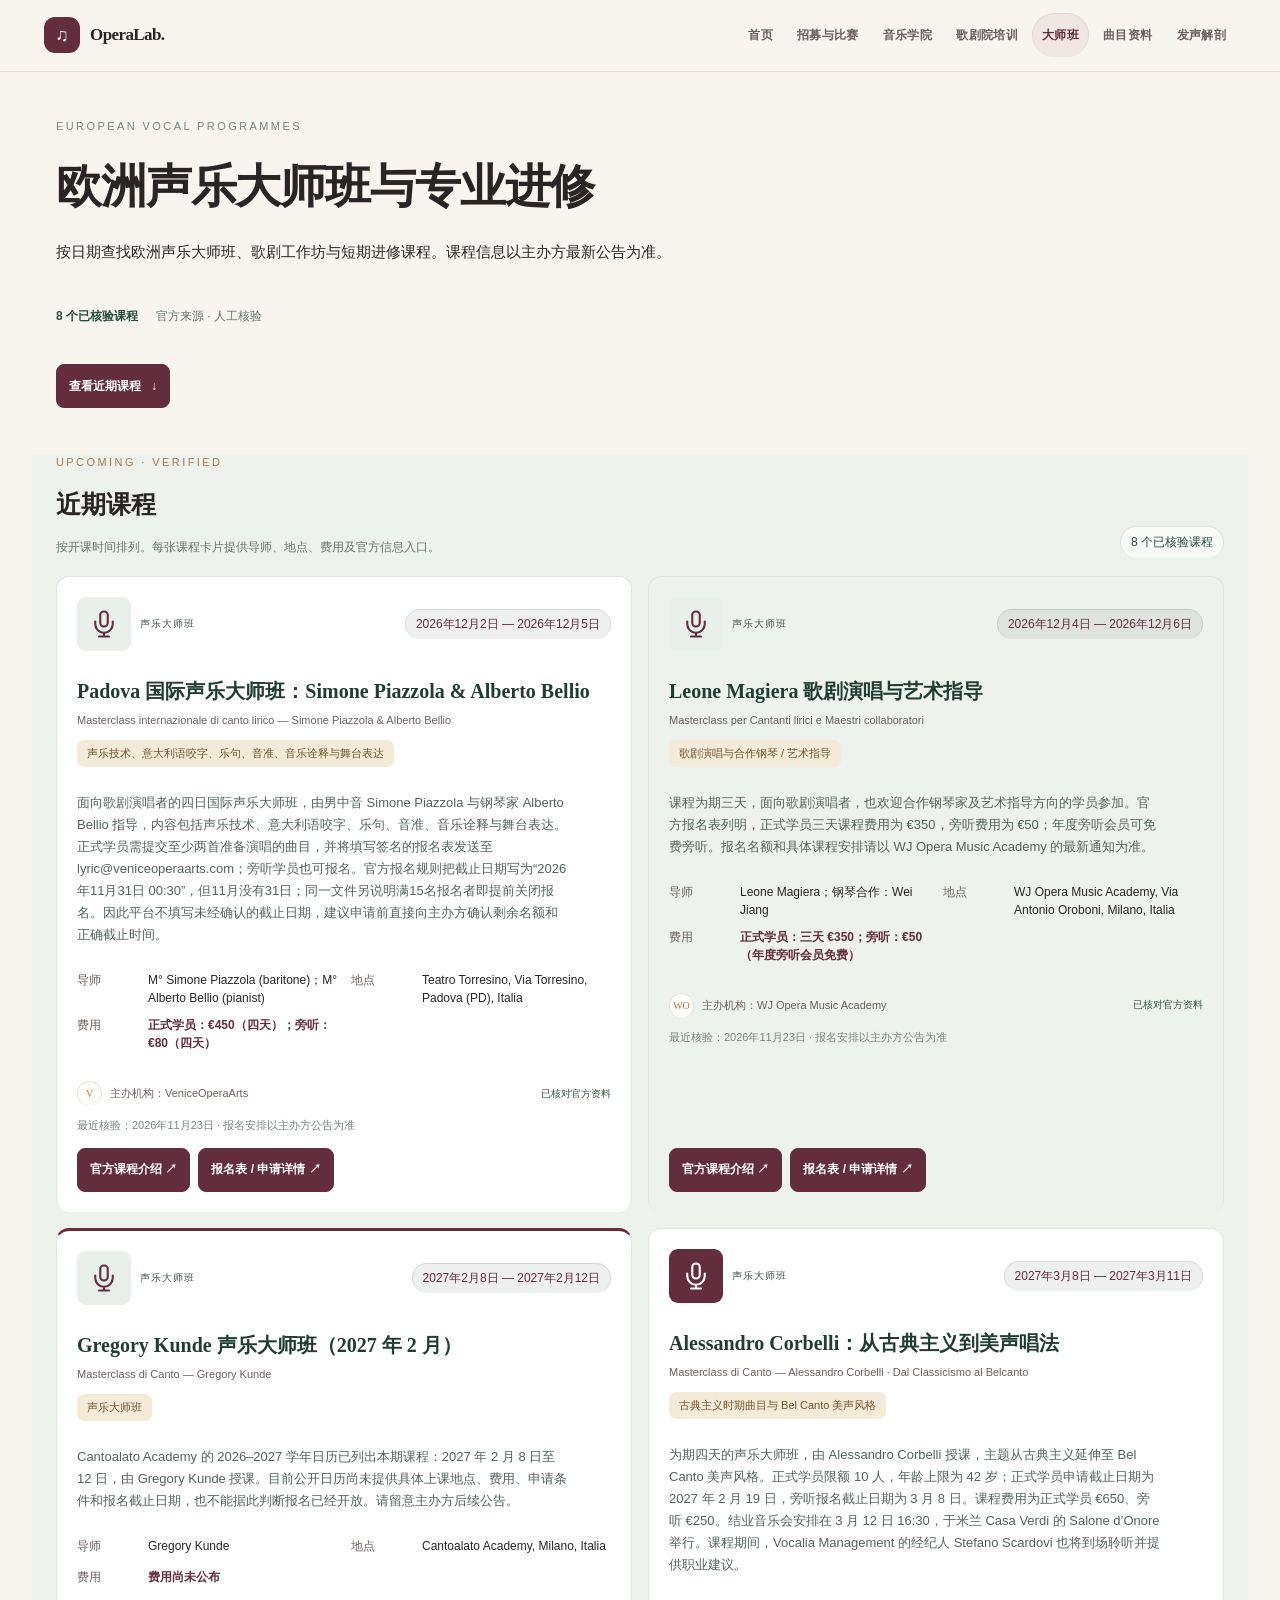
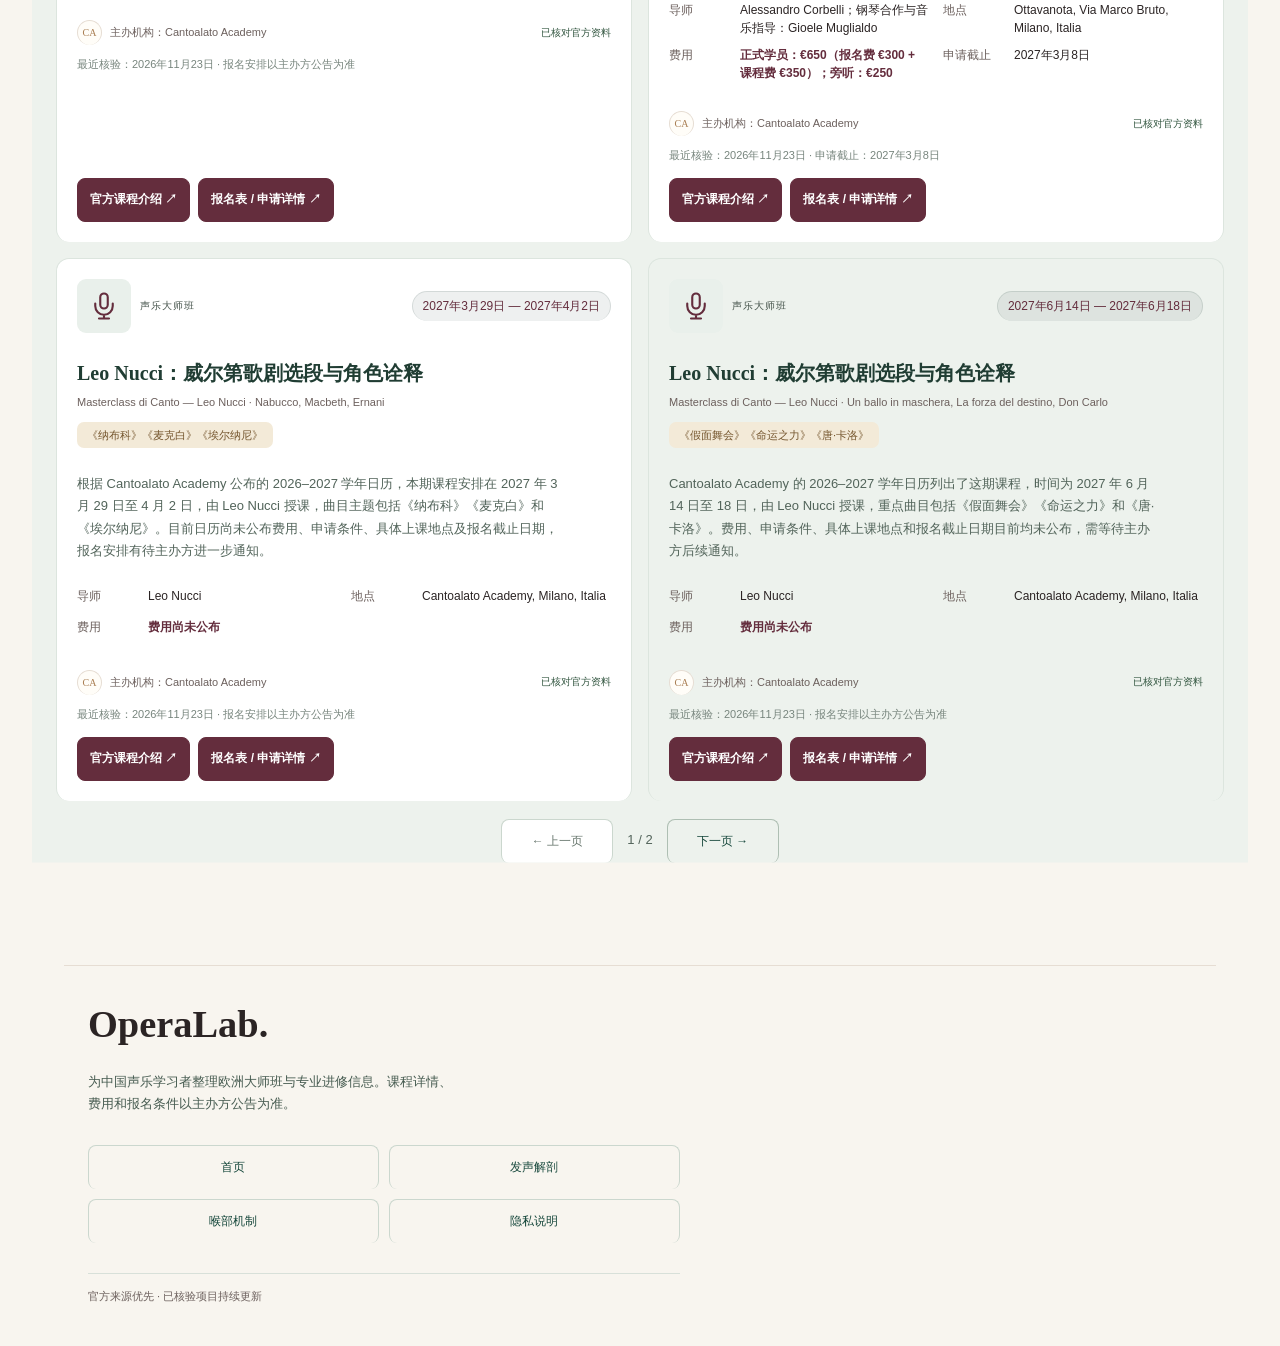
<file: masterclasses.html>
<!doctype html>
<html lang="zh-CN" data-type="software" data-radius="soft" data-motion>
<head>
<meta charset="utf-8"><meta name="viewport" content="width=device-width,initial-scale=1">
<meta name="theme-color" content="#642d3d">
<meta name="page-type" content="software">
<meta name="site-kind" content="software">
<meta name="description" content="发现欧洲声乐大师班、歌剧工作坊与专业进修课程，查看导师、地点、费用、申请要求及官方报名入口。">
<meta name="robots" content="index,follow">
<link rel="canonical" href="https://operalirico.github.io/Opera-Lirico/masterclasses.html">
<meta property="og:type" content="website">
<meta property="og:locale" content="zh_CN">
<meta property="og:site_name" content="OperaLab.">
<meta property="og:title" content="欧洲声乐大师班与专业进修｜OperaLab.">
<meta property="og:description" content="发现欧洲声乐大师班、歌剧工作坊与专业进修课程，查看导师、地点、费用和官方报名入口。">
<meta property="og:url" content="https://operalirico.github.io/Opera-Lirico/masterclasses.html">
<meta property="og:image" content="https://operalirico.github.io/Opera-Lirico/og-image.png">
<meta property="og:image:type" content="image/png">
<meta property="og:image:width" content="1200">
<meta property="og:image:height" content="630">
<meta property="og:image:alt" content="OperaLab. 声乐与歌剧专业机会平台">
<meta name="twitter:card" content="summary_large_image">
<meta name="twitter:title" content="欧洲声乐大师班与专业进修｜OperaLab.">
<meta name="twitter:description" content="发现欧洲声乐大师班、歌剧工作坊与专业进修课程。">
<meta name="twitter:image" content="https://operalirico.github.io/Opera-Lirico/og-image.png">
<link rel="stylesheet" href="styles.css?v=ux17">
<title>欧洲声乐大师班与专业进修｜OperaLab.</title>
<style>
.master-wrap{max-width:1280px;margin:0 auto;padding:24px 24px 76px;box-sizing:border-box}
/* This page uses pill/button links, not underlined inline links. Apply to the whole page to cover iOS Safari link states and detected anchors. */
.master-page,.master-page *,.master-page a,.master-page a:any-link,.master-page a:any-link:visited,.master-page a:hover,.master-page a:focus,.master-page a:focus-visible,.master-page a:active,.master-page a:-webkit-any-link,.master-page a:-webkit-any-link:visited{ text-decoration:none!important;text-decoration-line:none!important;-webkit-text-decoration:none!important;text-decoration-thickness:0!important;border-bottom:0!important;box-shadow:none!important }
.master-page a{ -webkit-tap-highlight-color:transparent }
.master-back{display:inline-flex;align-items:center;gap:8px;margin-bottom:24px;color:var(--brand-2);font-size:13px;font-weight:600}
.master-head{min-height:calc(100svh - 72px);box-sizing:border-box;padding:clamp(32px,6vw,76px);border:1px solid var(--line);border-radius:20px;background:radial-gradient(ellipse at 90% 10%,rgba(185,138,74,.16),transparent 42%),linear-gradient(135deg,rgba(18,53,46,.06),rgba(255,253,248,.9));margin-bottom:32px;box-shadow:var(--shadow);display:flex;flex-direction:column;justify-content:center;align-items:flex-start}
.master-head h1{font-size:clamp(34px,5vw,58px);line-height:1.12;max-width:14ch;margin-bottom:18px}
.master-head p{max-width:68ch;color:var(--ink-soft);font-size:14px;line-height:1.85}
.master-intro-note{display:flex;gap:10px;align-items:flex-start;margin-top:18px;padding:12px 14px;border-radius:12px;background:rgba(18,53,46,.055);color:var(--ink-soft);font-size:12px;line-height:1.7}
.master-intro-note strong{color:var(--brand)}
.master-hero-cta{display:inline-flex;align-items:center;gap:10px;min-height:44px;margin-top:20px;padding:10px 17px;border-radius:999px;background:var(--brand);color:#fff!important;font-size:13px;font-weight:650}
.master-kind-wrap{display:inline-flex;align-items:center;gap:9px}
.master-card-icon{width:32px;height:32px;display:inline-flex;align-items:center;justify-content:center;border-radius:9px;background:#e9f0eb;color:var(--brand);flex:0 0 32px}
.master-card-icon svg{width:19px;height:19px}
.master-list{display:grid;grid-template-columns:repeat(auto-fit,minmax(min(100%,340px),1fr));gap:18px;align-items:stretch}
@media(min-width:1100px){.master-card:last-child:nth-child(3n+1){grid-column:1/-1}}
.master-card{position:relative;overflow:hidden;background:var(--paper-2);border:1px solid var(--line);border-radius:17px;padding:18px;box-shadow:var(--shadow);display:flex;flex-direction:column;gap:9px;min-width:0}
.master-poster{margin:-18px -18px 5px;min-height:0;background:#eee8dc;border-bottom:1px solid var(--line);display:flex;flex-direction:column;align-items:center;justify-content:center;overflow:hidden}
.master-poster img{display:block;width:100%;max-height:310px;object-fit:contain;object-position:center}
.master-poster figcaption{width:100%;padding:5px 12px;text-align:right;font-size:10px;color:var(--ink-soft)}
.master-poster figcaption a{color:inherit}
.master-card:before{content:"";position:absolute;inset:0 auto 0 0;width:3px;background:linear-gradient(180deg,var(--gold-soft),var(--brand-2))}
.master-card-top{display:flex;align-items:center;justify-content:space-between;gap:9px;flex-wrap:wrap}
.master-kind{font-size:10px;letter-spacing:.1em;color:#47554d;text-transform:uppercase}
.master-date{font-size:12px;color:var(--brand);background:rgba(18,53,46,.07);border:1px solid rgba(18,53,46,.12);border-radius:999px;padding:5px 10px}
.master-card h2{font-family:var(--serif);font-size:22px;line-height:1.35;color:var(--ink)}
.master-original{margin-top:-7px;color:var(--ink-soft);font-size:11px;line-height:1.55}
.master-focus{display:inline-flex;align-self:flex-start;max-width:100%;padding:5px 10px;border-radius:7px;background:#f3ead8;color:#74552d;font-size:11px;line-height:1.5}
.master-description{color:#46544c;font-size:12px;line-height:1.65;margin:0;display:block;overflow:visible}
.master-facts{display:grid;grid-template-columns:repeat(2,minmax(0,1fr));gap:7px 12px;margin:0}
.master-fact{display:grid;grid-template-columns:62px minmax(0,1fr);gap:7px;font-size:11px;line-height:1.55}
.master-fact dt{color:var(--ink-soft)}
.master-fact dd{margin:0;color:var(--ink);overflow-wrap:anywhere}
.master-fee{font-weight:600;color:var(--brand)!important}
.master-source{display:flex;align-items:center;gap:8px;margin-top:auto;padding-top:13px;border-top:1px solid var(--line);font-size:11px;color:var(--ink-soft)}
.master-source-mark{width:25px;height:25px;flex:0 0 25px;display:inline-flex;align-items:center;justify-content:center;border:1px solid var(--line);border-radius:50%;font-family:var(--serif);font-size:10px;color:var(--gold);background:#fffdf8}
.master-verified{margin-left:auto;font-size:10px;color:#31553f;white-space:nowrap}
.master-checked{font-size:10px;color:var(--ink-soft)}
.master-actions{display:flex;gap:9px;flex-wrap:wrap;padding-top:2px}
.master-link{display:inline-flex;align-items:center;justify-content:center;gap:7px;min-height:38px;padding:8px 14px;border:1px solid var(--line)!important;border-radius:999px;background:transparent;color:var(--brand-2)!important;font-size:12px;font-weight:600;transition:background .18s ease,border-color .18s ease,color .18s ease}
.master-link:hover,.master-link:focus-visible{background:var(--brand)!important;border-color:var(--brand)!important;color:#fff!important;outline:2px solid var(--gold-soft);outline-offset:2px}
.master-link-primary{background:var(--brand)!important;border-color:var(--brand)!important;color:#fff!important}
.master-link-primary:hover,.master-link-primary:focus-visible{background:var(--brand-2)!important}
.master-empty{grid-column:1/-1;padding:30px;border:1px dashed var(--line);border-radius:14px;color:var(--ink-soft);text-align:center;line-height:1.8}
@media(max-width:620px){.master-wrap{padding:26px 16px 54px}.master-head{padding:23px 20px}.master-card{padding:20px}.master-card h2{font-size:20px}.master-verified{margin-left:0}.master-source{flex-wrap:wrap}.master-fact{grid-template-columns:70px minmax(0,1fr)}}
</style>
<link rel="stylesheet" href="taste-interior.css?v=1">
<link rel="stylesheet" href="assets/motion/motion.css">
<script>document.documentElement.classList.add('m-enter');setTimeout(()=>document.documentElement.classList.add('m-enter-done'),700)</script>
  <link rel="stylesheet" href="assets/taste-polish.css?v=1">
  <link rel="stylesheet" href="assets/site-system.css?v=20261123">
</head>
<body class="master-page">
<header class="topbar nav">
  <a class="skip-link" href="#main-content">跳转至主要内容</a>
  <div class="wrap topbar-inner">
    <a class="brand" href="./" aria-label="OperaLab. 首页"><span class="brand-mark" aria-hidden="true">♫</span><span class="brand-text">OperaLab.</span></a>
    <nav class="nav-links" aria-label="主要板块">
      <a href="./">首页</a>
      <a href="./#open-calls">招募与比赛</a>
      <a href="./#conservatori">音乐学院</a>
      <a href="./#opera-academies">歌剧院培训</a>
      <a href="masterclasses.html" aria-current="page">大师班</a>
      <a href="./#music-library">曲目资料</a>
      <a href="voice-anatomy.html">发声解剖</a>
    </nav>
    
  </div>
</header>
<main class="master-wrap" id="main-content">
<section class="master-head master-hero-compact" data-enter aria-labelledby="master-title">
  <div class="master-head-inner">
    <div class="eyebrow">EUROPEAN VOCAL PROGRAMMES</div>
    <h1 id="master-title">欧洲声乐大师班与专业进修</h1>
    <p class="master-description" data-moment="word-highlight">按日期查找欧洲声乐大师班、歌剧工作坊与短期进修课程。课程信息以主办方最新公告为准。</p>
    <div class="master-hero-meta"><span id="masterCountHero">正在核对课程数量…</span><span>官方来源 · 人工核验</span></div>
    <a class="master-hero-cta" href="#masterList">查看近期课程 <span aria-hidden="true">↓</span></a>
  </div>
</section>
<section id="masterList" class="master-list-section wrap" aria-labelledby="master-list-title"><div class="master-list-inner"><div class="master-list-overview"><div class="master-list-head"><div><span class="eyebrow">UPCOMING · VERIFIED</span><h2 id="master-list-title">近期课程</h2><p>按开课时间排列。每张课程卡片提供导师、地点、费用及官方信息入口。</p></div><span id="masterCount" class="master-count">正在载入…</span></div></div><div class="master-list-results"><div id="masterCards" class="master-list" aria-live="polite"><div class="master-empty">正在载入已核验的大师班信息…</div></div><nav id="masterPagination" class="master-pagination" aria-label="课程分页" hidden><button id="masterPrev" type="button" disabled>← 上一页</button><span id="masterPageStatus" aria-live="polite">1 / 1</span><button id="masterNext" type="button" disabled>下一页 →</button></nav></div></div></section>
</main>
<footer class="closing wrap"><div class="footer-inner"><div class="footer-copy"><strong>OperaLab.</strong><p>为中国声乐学习者整理欧洲大师班与专业进修信息。课程详情、费用和报名条件以主办方公告为准。</p><nav aria-label="页脚导航"><a href="./">首页</a><a href="voice-anatomy.html">发声解剖</a><a href="larynx-mechanism.html">喉部机制</a><a href="privacy.html">隐私说明</a></nav><small>官方来源优先 · 已核验项目持续更新</small></div></div></footer>
<script>
"use strict";
const esc=s=>String(s??"").replace(/[&<>\"']/g,c=>({"&":"&amp;","<":"&lt;",">":"&gt;",'"':"&quot;","'":"&#39;"}[c]));
const safeUrl=s=>{try{const u=new URL(String(s||""));return ["https:","http:"].includes(u.protocol)?u.href:"";}catch{return "";}};
const fmt=s=>{if(!s)return "";const d=new Date(s);return Number.isNaN(d.getTime())?"":new Intl.DateTimeFormat("zh-CN",{timeZone:"Europe/Rome",year:"numeric",month:"long",day:"numeric"}).format(d)};
const teacherLabel=s=>String(s||"").split(";").map(v=>v.trim()).filter(Boolean).map(v=>v.replace(/^accompagnamento pianistico\s*:\s*/i,"钢琴合作：").replace(/^pianista e concertatore\s*:\s*/i,"钢琴合作与音乐指导：")).join("；");
const formatLocation=s=>String(s||"").replace(/\b\d{5}\b\s*/g,"").replace(/\b(Via|Viale|Piazza|Piazzale|Corso|Largo|Strada|Vicolo|Rue|Street|Avenue)\s+([^,]+?)\s+\d+[A-Za-z]?(?=,|$)/gi,"$1 $2").replace(/\s*,\s*,/g,",").replace(/\s{2,}/g," ").replace(/^,\s*|,\s*$/g,"").trim();
function renderCard(x){
 const dateLabel=x.date_label_zh||(fmt(x.start_at)+(x.end_at?" — "+fmt(x.end_at):""))||"具体日期待公布";
 const source=safeUrl(x.source_url),apply=safeUrl(x.application_url);
 const initials=String(x.source_name||"OL").split(/\s+/).filter(Boolean).slice(0,2).map(v=>v[0]).join("").toUpperCase();
 const deadline=x.application_deadline_at?fmt(x.application_deadline_at):"";
 const teacher=teacherLabel(x.teacher);
 const facts=[
  teacher?["导师",teacher]:null,
  x.location?["地点",formatLocation(x.location)]:null,
  x.fee_label_zh?["费用",x.fee_label_zh]:(x.fee_eur!=null?["费用",x.fee_eur===0?"免费":"€"+x.fee_eur]:["费用","尚未公布"]),
  x.language?["授课语言",x.language]:null,
  deadline?["申请截止",deadline]:null
 ].filter(Boolean);
 const status=deadline?"申请截止："+deadline:(x.start_at?"报名安排以主办方公告为准":"具体日期待公布");
 const factsHtml=facts.map(([label,value])=>'<div class="master-fact"><dt>'+esc(label)+'</dt><dd class="'+(label==="费用"?"master-fee":"")+'">'+esc(value)+'</dd></div>').join("");
 const posterAllowed=["official_provided","permission_granted","public_domain"].includes(x.image_rights_status);
 const poster=posterAllowed&&safeUrl(x.poster_image_url).startsWith("https:")?safeUrl(x.poster_image_url):"";
 const posterSource=safeUrl(x.image_source_url);
 const posterHtml=poster?'<figure class="master-poster"><img src="'+esc(poster)+'" alt="'+esc(x.image_alt_zh||((x.title_zh||x.title)+" 活动海报"))+'" loading="lazy" decoding="async" referrerpolicy="no-referrer">'+(posterSource?'<figcaption><a href="'+esc(posterSource)+'" target="_blank" rel="noopener noreferrer">图片来源 ↗</a></figcaption>':'')+'</figure>':"";
 return '<article class="master-card">'+posterHtml+'<div class="master-card-top"><span class="master-kind-wrap"><span class="master-card-icon" aria-hidden="true"><svg viewBox="0 0 24 24" fill="none" stroke="currentColor" stroke-width="1.7" stroke-linecap="round" stroke-linejoin="round"><rect x="9" y="2" width="6" height="12" rx="3"/><path d="M5 10v2a7 7 0 0 0 14 0v-2M12 19v3M8 22h8"/></svg></span><span class="master-kind">声乐大师班</span></span><span class="master-date">'+esc(dateLabel)+'</span></div><h3>'+esc(String(x.title_zh||x.title).replace(/\s*(?:声乐)?大师班\s*$/,''))+'</h3>'+(x.title_zh?'<p class="master-original">'+esc(x.title)+'</p>':'')+(x.focus_zh?'<span class="master-focus">'+esc(x.focus_zh)+'</span>':'')+'<p class="master-description">'+esc(x.description_zh||"课程详情请查看主办方公告。")+'</p><dl class="master-facts">'+factsHtml+'</dl><div class="master-source"><span class="master-source-mark">'+esc(initials)+'</span><span>主办机构：'+esc(x.source_name)+'</span><span class="master-verified">已核对官方资料</span></div><div class="master-checked">最近核验：'+esc(fmt(x.last_verified_at||x.checked_at)||"未记录")+' · '+esc(status)+'</div><div class="master-actions">'+(source?'<a class="master-link" href="'+esc(source)+'" target="_blank" rel="noopener noreferrer">官方课程介绍 ↗</a>':'')+(apply?'<a class="master-link master-link-primary" href="'+esc(apply)+'" target="_blank" rel="noopener noreferrer">报名表 / 申请详情 ↗</a>':'')+'</div></article>';
}
async function init(){
 const root=document.getElementById("masterCards");
 try{
  const r=await fetch("data/masterclasses.json",{cache:"no-store"});if(!r.ok)throw new Error("HTTP "+r.status);
  const data=await r.json(),today=Date.now();
  const items=(data.items||[]).filter(x=>{const eventEnd=x.end_at||x.start_at;const eventNotPast=!eventEnd||Date.parse(eventEnd)>=today;const applicationStillOpen=!x.application_deadline_at||Date.parse(x.application_deadline_at)>=today;return x.publisher_status==="official"&&x.review_status==="verified"&&x.publication_status==="published"&&eventNotPast&&applicationStillOpen;}).sort((a,b)=>{const da=Date.parse(a.start_at),db=Date.parse(b.start_at);if(!Number.isFinite(da))return Number.isFinite(db)?1:0;if(!Number.isFinite(db))return -1;return da-db;});
  document.getElementById("masterCountHero").textContent=items.length+" 个已核验课程";
  if(!items.length){document.getElementById("masterCount").textContent="暂无有效课程";root.innerHTML='<div class="master-empty">目前没有仍在有效期内的已核验课程。你可以查看主办方官网，或稍后再来查看更新。</div>';return;}
  let page=0;
  const pageSize=()=>window.matchMedia("(max-width: 680px)").matches?1:window.matchMedia("(max-width: 900px)").matches?2:6;
  const pager=document.getElementById("masterPagination");
  const draw=()=>{
   const size=pageSize(),pages=Math.max(1,Math.ceil(items.length/size));
   const listSection=document.getElementById("masterList");if(listSection){listSection.dataset.pages=pages>1?"2":"1";listSection.style.setProperty("--h",pages>1?"2":"1");}
   page=Math.min(page,pages-1);
   root.innerHTML=items.slice(page*size,(page+1)*size).map(renderCard).join("");
   const timeline=document.getElementById("masterTimeline");
   if(timeline)timeline.innerHTML=items.slice(0,3).map(item=>{
    const date=item.date_label_zh||fmt(item.start_at)||"日期待公布";
    const title=item.title_zh||item.title||"声乐课程";
    const place=formatLocation(item.location||"");
    return '<article class="master-timeline-item"><img class="master-timeline-icon" src="icon.svg" width="32" height="32" alt="" aria-hidden="true"><time>'+esc(date)+'</time><div><strong>'+esc(title)+'</strong><small>'+esc(place||"地点待公布")+'</small></div></article>';
   }).join("");
   document.getElementById("masterCount").textContent=items.length+" 个已核验课程";
   document.getElementById("masterPageStatus").textContent=(page+1)+" / "+pages;
   document.getElementById("masterPrev").disabled=page===0;
   document.getElementById("masterNext").disabled=page>=pages-1;
   pager.hidden=pages<=1;
  };
  document.getElementById("masterPrev").addEventListener("click",()=>{page=Math.max(0,page-1);draw();document.getElementById("masterList").scrollIntoView({behavior:"smooth",block:"start"});});
  document.getElementById("masterNext").addEventListener("click",()=>{page++;draw();document.getElementById("masterList").scrollIntoView({behavior:"smooth",block:"start"});});
  window.addEventListener("resize",draw,{passive:true});
  draw();
 }catch(e){document.getElementById("masterCountHero").textContent="课程数据暂时不可用";document.getElementById("masterCount").textContent="载入失败";root.innerHTML='<div class="master-empty">暂时无法载入大师班资料。请稍后重试；这不会影响其他板块的使用。</div>';console.error("Masterclass page load failed:",e);}
}
init();
</script>
  <script type="module" src="https://static.cloudflareinsights.com/beacon.min.js" data-cf-beacon='{"token":"42879f330b824eb4843baa5bd13ba002"}'></script>
  <script type="module" src="assets/moments/moments.js"></script>
<script type="module" src="assets/motion/motion.js"></script>
</body></html>
</file>
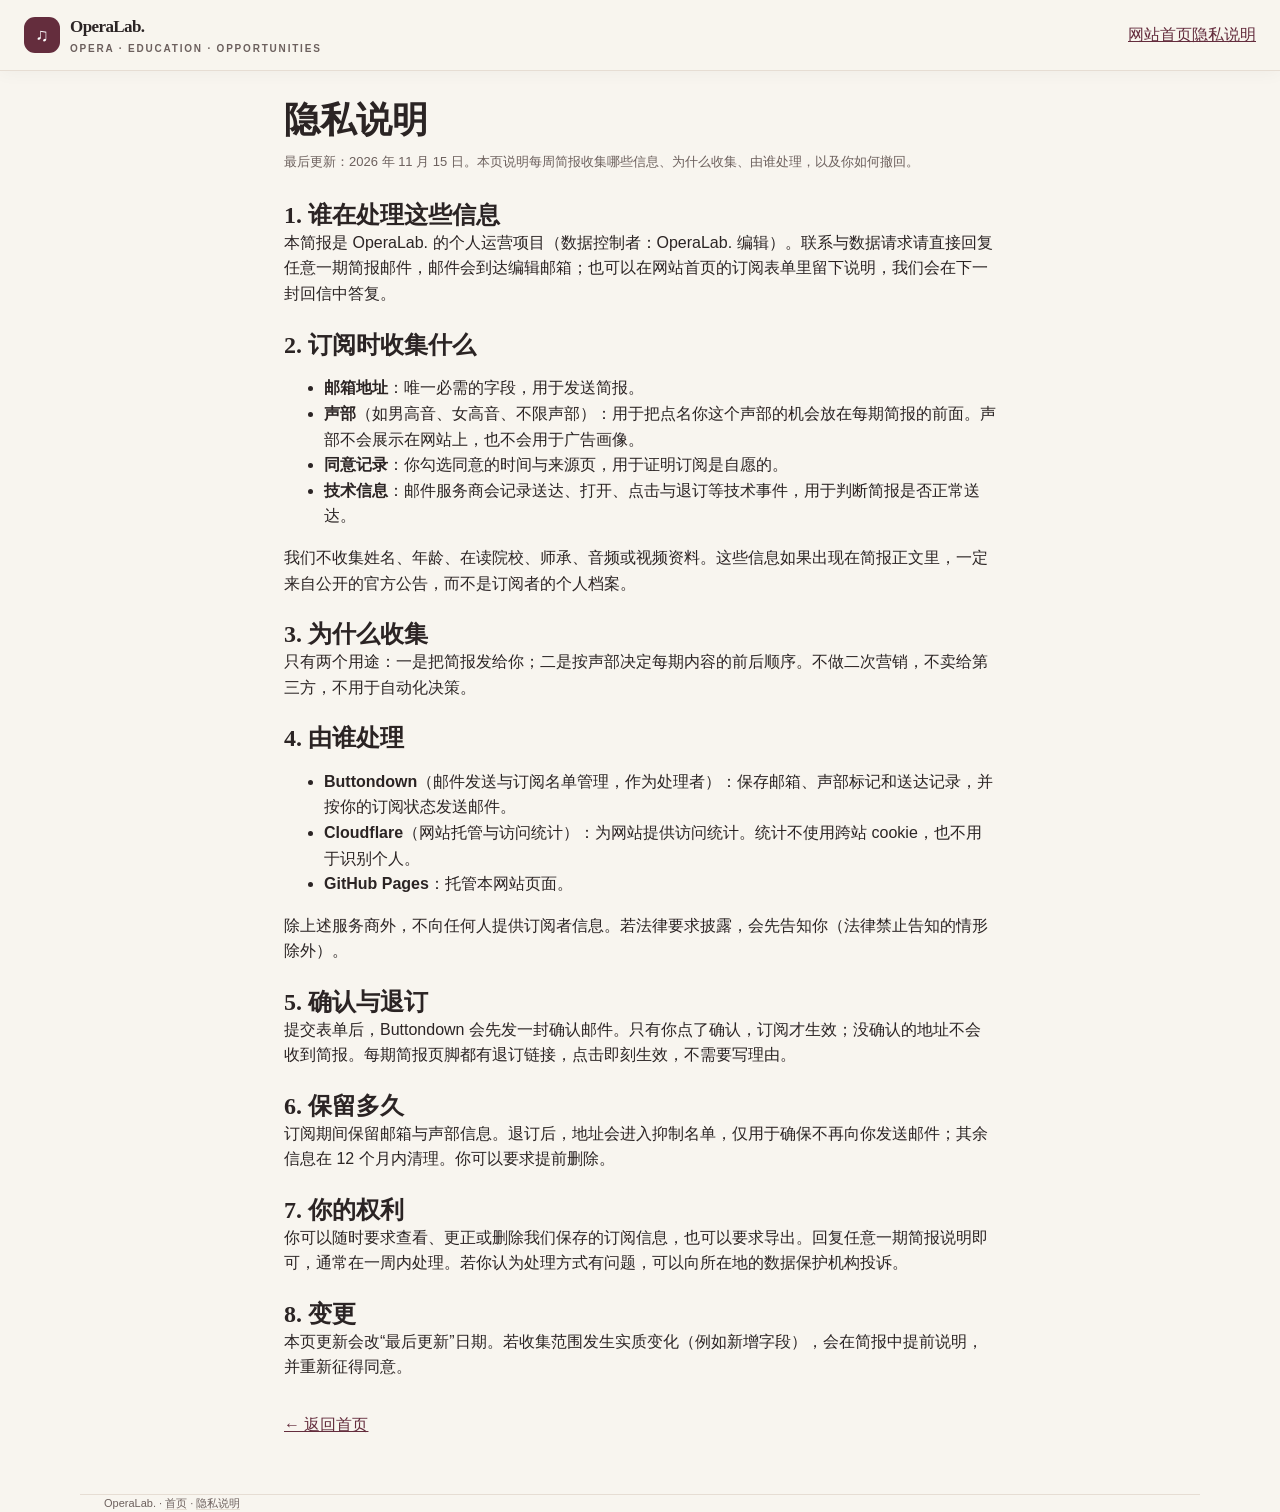
<file: privacy.html>
<!doctype html>
<html lang="zh-CN">
<head>
<meta charset="utf-8"><meta name="viewport" content="width=device-width,initial-scale=1">
<meta name="theme-color" content="#12352e">
<meta name="description" content="OperaLab. 每周简报的隐私说明：收集哪些信息、为什么收集、由谁处理、如何退订与删除。">
<meta name="robots" content="index,follow">
<link rel="canonical" href="https://operalirico.github.io/Opera-Lirico/privacy.html">
<link rel="stylesheet" href="styles.css?v=ux18">
<link rel="icon" href="icon.svg" type="image/svg+xml">
<title>隐私说明｜OperaLab.</title>
<link rel="stylesheet" href="assets/site-system.css?v=20261123-europe"></head>
<body>
<header class="topbar"><div class="shell topbar-inner"><a class="brand" href="./"><span class="brand-mark">♫</span><span class="brand-text">OperaLab.<small>OPERA · EDUCATION · OPPORTUNITIES</small></span></a><nav class="nav" aria-label="主导航"><a href="./">网站首页</a><a href="privacy.html">隐私说明</a></nav></div></header>
<main class="shell" style="max-width:760px;padding-top:28px;padding-bottom:56px">
<h1 style="font-size:clamp(26px,4vw,36px);margin-bottom:10px">隐私说明</h1>
<p style="color:var(--ink-soft);font-size:13px">最后更新：2026 年 11 月 15 日。本页说明每周简报收集哪些信息、为什么收集、由谁处理，以及你如何撤回。</p>

<h2 style="margin-top:28px">1. 谁在处理这些信息</h2>
<p>本简报是 OperaLab. 的个人运营项目（数据控制者：OperaLab. 编辑）。联系与数据请求请直接回复任意一期简报邮件，邮件会到达编辑邮箱；也可以在网站首页的订阅表单里留下说明，我们会在下一封回信中答复。</p>

<h2 style="margin-top:24px">2. 订阅时收集什么</h2>
<ul>
<li><strong>邮箱地址</strong>：唯一必需的字段，用于发送简报。</li>
<li><strong>声部</strong>（如男高音、女高音、不限声部）：用于把点名你这个声部的机会放在每期简报的前面。声部不会展示在网站上，也不会用于广告画像。</li>
<li><strong>同意记录</strong>：你勾选同意的时间与来源页，用于证明订阅是自愿的。</li>
<li><strong>技术信息</strong>：邮件服务商会记录送达、打开、点击与退订等技术事件，用于判断简报是否正常送达。</li>
</ul>
<p>我们不收集姓名、年龄、在读院校、师承、音频或视频资料。这些信息如果出现在简报正文里，一定来自公开的官方公告，而不是订阅者的个人档案。</p>

<h2 style="margin-top:24px">3. 为什么收集</h2>
<p>只有两个用途：一是把简报发给你；二是按声部决定每期内容的前后顺序。不做二次营销，不卖给第三方，不用于自动化决策。</p>

<h2 style="margin-top:24px">4. 由谁处理</h2>
<ul>
<li><strong>Buttondown</strong>（邮件发送与订阅名单管理，作为处理者）：保存邮箱、声部标记和送达记录，并按你的订阅状态发送邮件。</li>
<li><strong>Cloudflare</strong>（网站托管与访问统计）：为网站提供访问统计。统计不使用跨站 cookie，也不用于识别个人。</li>
<li><strong>GitHub Pages</strong>：托管本网站页面。</li>
</ul>
<p>除上述服务商外，不向任何人提供订阅者信息。若法律要求披露，会先告知你（法律禁止告知的情形除外）。</p>

<h2 style="margin-top:24px">5. 确认与退订</h2>
<p>提交表单后，Buttondown 会先发一封确认邮件。只有你点了确认，订阅才生效；没确认的地址不会收到简报。每期简报页脚都有退订链接，点击即刻生效，不需要写理由。</p>

<h2 style="margin-top:24px">6. 保留多久</h2>
<p>订阅期间保留邮箱与声部信息。退订后，地址会进入抑制名单，仅用于确保不再向你发送邮件；其余信息在 12 个月内清理。你可以要求提前删除。</p>

<h2 style="margin-top:24px">7. 你的权利</h2>
<p>你可以随时要求查看、更正或删除我们保存的订阅信息，也可以要求导出。回复任意一期简报说明即可，通常在一周内处理。若你认为处理方式有问题，可以向所在地的数据保护机构投诉。</p>

<h2 style="margin-top:24px">8. 变更</h2>
<p>本页更新会改“最后更新”日期。若收集范围发生实质变化（例如新增字段），会在简报中提前说明，并重新征得同意。</p>

<p style="margin-top:32px"><a href="./">← 返回首页</a></p>
</main>
<footer class="shell"><span>OperaLab. · <a href="./">首页</a> · <a href="privacy.html">隐私说明</a></span></footer>
<script type="module" src="https://static.cloudflareinsights.com/beacon.min.js" data-cf-beacon='{"token":"42879f330b824eb4843baa5bd13ba002"}'></script>
</body>
</html>
</file>
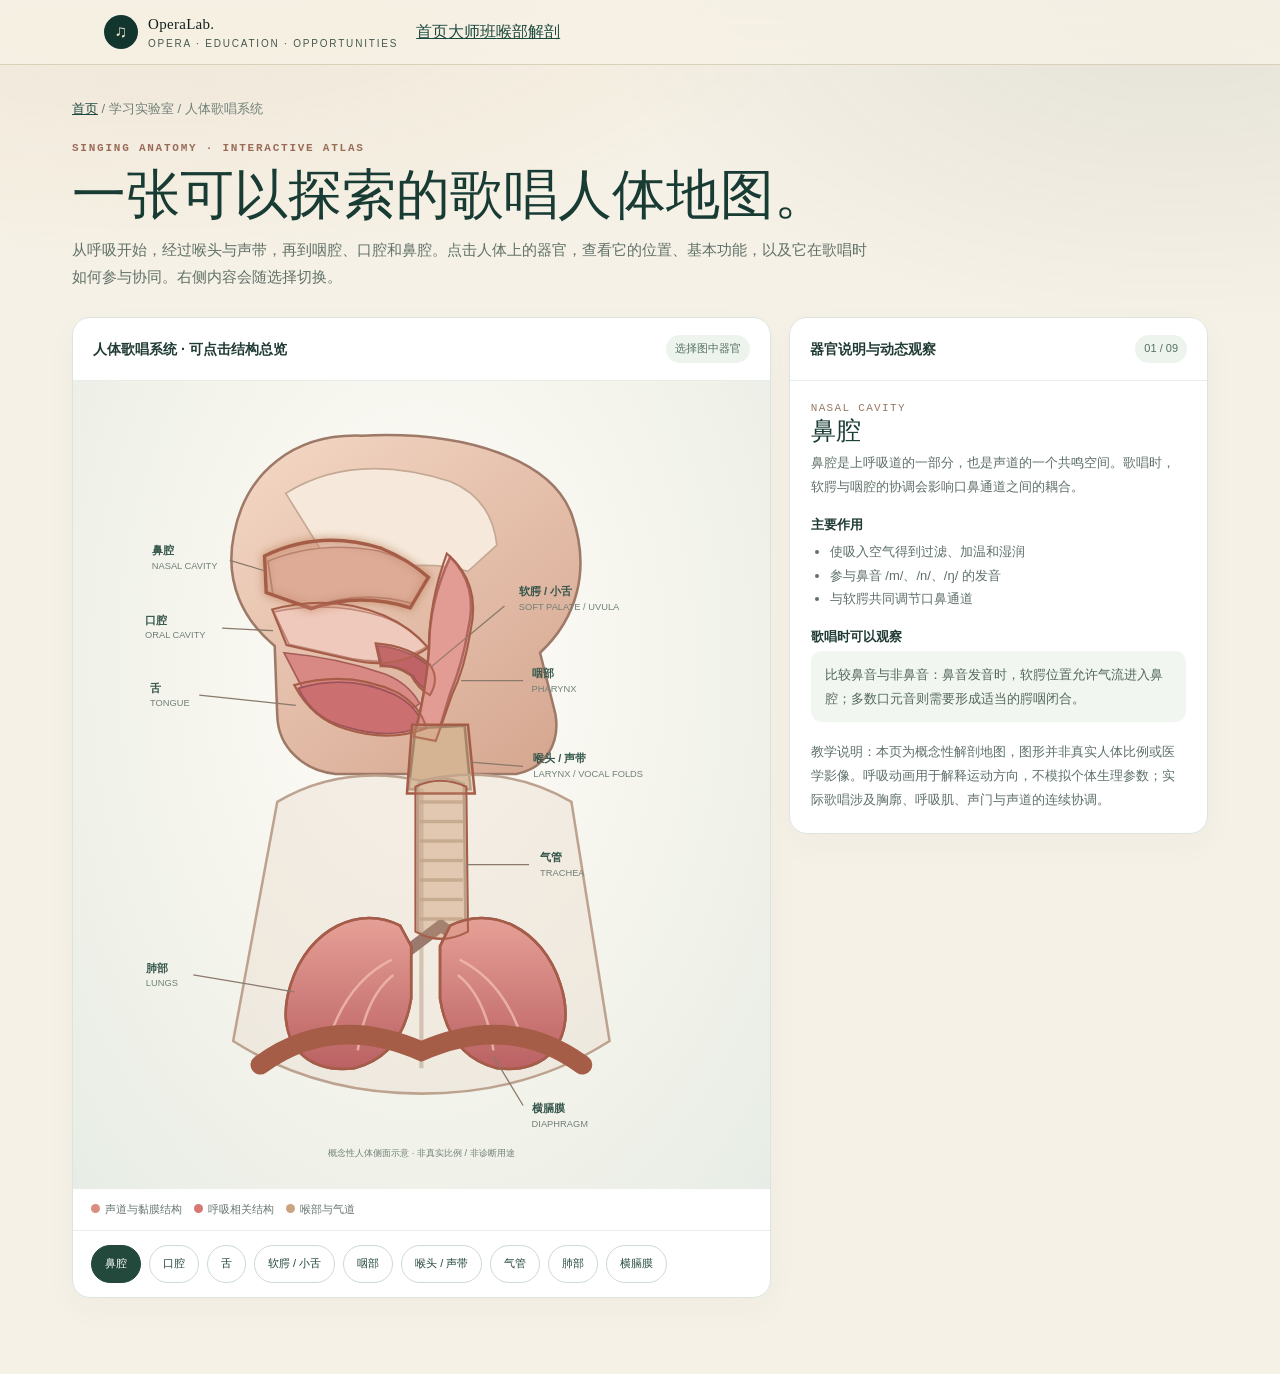
<file: singing-anatomy.html>
<!doctype html>
<html lang="zh-CN">
<head>
<meta charset="utf-8">
<meta name="viewport" content="width=device-width,initial-scale=1">
<meta name="theme-color" content="#12352e">
<meta name="description" content="可点击探索歌唱时参与发声的呼吸、喉部与声道结构，观察软腭、舌、声带、肺和横膈膜的协同。">
<meta property="og:type" content="article">
<meta property="og:locale" content="zh_CN">
<meta property="og:site_name" content="OperaLab.">
<meta property="og:title" content="人体歌唱系统｜Singing Anatomy · OperaLab.">
<meta property="og:description" content="点击探索鼻腔、口腔、舌、软腭、咽部、喉头、肺与横膈膜，理解歌唱发声系统如何协同。">
<meta property="og:url" content="https://operalirico.github.io/Opera-Lirico/singing-anatomy.html">
<meta property="og:image" content="https://operalirico.github.io/Opera-Lirico/og-image.png">
<meta name="twitter:card" content="summary_large_image">
<meta name="twitter:title" content="人体歌唱系统｜OperaLab.">
<meta name="twitter:description" content="可点击探索歌唱发声相关器官与呼吸动态。">
<meta name="twitter:image" content="https://operalirico.github.io/Opera-Lirico/og-image.png">
<link rel="canonical" href="https://operalirico.github.io/Opera-Lirico/singing-anatomy.html">
<title>人体歌唱系统｜Singing Anatomy · OperaLab.</title>
<link rel="stylesheet" href="styles.css?v=ux18">
<style>
.sa{max-width:1180px;margin:auto;padding:34px 22px 76px;color:#203b34}.sa-crumb{font-size:13px;color:#718078;margin-bottom:20px}.sa-hero{max-width:800px;margin-bottom:26px}.sa-kicker{font:700 11px/1.5 ui-monospace,monospace;letter-spacing:.16em;color:#9a6c58}.sa h1{font:500 clamp(32px,5vw,54px)/1.1 Georgia,serif;color:#183b34;margin:10px 0}.sa-hero p{font-size:15px;line-height:1.85;color:#607168}.sa-layout{display:grid;grid-template-columns:minmax(0,1.25fr) minmax(300px,.75fr);gap:18px;align-items:start}.sa-card{background:#fff;border:1px solid #dce5dd;border-radius:18px;overflow:hidden;box-shadow:0 12px 34px #1c493008}.sa-head{padding:17px 20px;border-bottom:1px solid #e7ede8;display:flex;justify-content:space-between;align-items:center;gap:12px}.sa-head strong{font-size:14px}.sa-tag{font-size:11px;background:#edf3ed;color:#557165;padding:5px 9px;border-radius:99px}.sa-stage{padding:14px;background:radial-gradient(ellipse at 50% 35%,#fffdf8,#f0f1e9 70%,#e7ede6)}.sa-svg{display:block;width:100%;height:auto;max-height:780px}.organ{cursor:pointer;outline:none}.organ .shape{transition:filter .2s,stroke-width .2s}.organ:hover .shape,.organ:focus .shape,.organ[aria-pressed=true] .shape{filter:drop-shadow(0 0 5px #b67b55);stroke:#a65d48;stroke-width:4}.organ:focus-visible{outline:none}.organ-label{font:600 13px Arial,sans-serif;fill:#35564b;pointer-events:none}.organ-small{font:11px Arial,sans-serif;fill:#718078;pointer-events:none}.sa-legend{display:flex;gap:12px;flex-wrap:wrap;padding:12px 18px;color:#68776f;font-size:11px}.sa-dot{width:9px;height:9px;border-radius:50%;display:inline-block;margin-right:5px}.sa-panel{padding:21px}.sa-panel h2{font:500 25px Georgia,serif;margin:0 0 4px;color:#183b34}.sa-en{font:11px ui-monospace,monospace;letter-spacing:.12em;color:#9a7865}.sa-panel p{font-size:13px;line-height:1.85;color:#5e7067}.sa-panel h3{font-size:13px;margin:18px 0 7px}.sa-panel ul{padding-left:19px;margin:8px 0}.sa-panel li{font-size:13px;line-height:1.8;color:#5e7067}.sa-controls{display:flex;gap:7px;flex-wrap:wrap;margin:12px 0}.sa-btn{border:1px solid #cddbd1;background:white;color:#23483c;border-radius:999px;padding:9px 13px;font:inherit;font-size:12px;cursor:pointer}.sa-btn[aria-pressed=true],.sa-btn.primary{background:#23483c;color:white;border-color:#23483c}.sa-readout{background:#f2f6f1;border-radius:11px;padding:12px 14px;font-size:13px;line-height:1.8;color:#52675c}.sa-model{margin-top:16px}.sa-model svg{width:100%;height:auto;display:block;background:#f5f7f2;border-radius:12px}.sa-model .diaphragm{transition:transform .6s ease}.sa-model.inhale .diaphragm{transform:translateY(22px) scaleY(.72)}.sa-model.exhale .diaphragm{transform:translateY(-2px) scaleY(1)}.sa-model .lung{transition:transform .6s ease;transform-box:fill-box;transform-origin:center}.sa-model.inhale .lung{transform:scale(1.09)}.sa-model.exhale .lung{transform:scale(.94)}.sa-foot{font-size:11px;line-height:1.8;color:#849087;margin-top:18px}.sa-all{display:flex;gap:8px;flex-wrap:wrap;padding:14px 18px;border-top:1px solid #e7ede8}.sa-all button{font-size:11px}@media(max-width:850px){.sa-layout{grid-template-columns:1fr}.sa{padding:25px 14px 55px}}@media(prefers-reduced-motion:reduce){*,*:before,*:after{animation:none!important;transition:none!important}}
</style>
</head>
<body>
<header class="topbar"><div class="shell topbar-inner"><a class="brand" href="./" aria-label="OperaLab. 首页"><span class="brand-mark" aria-hidden="true">♫</span><span class="brand-text">OperaLab.<small>OPERA · EDUCATION · OPPORTUNITIES</small></span></a><nav class="nav" aria-label="板块导航"><a href="./">首页</a><a href="masterclasses.html">大师班</a><a href="voice-anatomy.html">喉部解剖</a></nav></div></header>
<main class="sa">
<div class="sa-crumb"><a href="./">首页</a> / 学习实验室 / 人体歌唱系统</div>
<section class="sa-hero"><div class="sa-kicker">SINGING ANATOMY · INTERACTIVE ATLAS</div><h1>一张可以探索的歌唱人体地图。</h1><p>从呼吸开始，经过喉头与声带，再到咽腔、口腔和鼻腔。点击人体上的器官，查看它的位置、基本功能，以及它在歌唱时如何参与协同。右侧内容会随选择切换。</p></section>
<div class="sa-layout">
<section class="sa-card">
<div class="sa-head"><strong>人体歌唱系统 · 可点击结构总览</strong><span class="sa-tag">选择图中器官</span></div>
<div class="sa-stage">
<svg class="sa-svg" viewBox="0 0 760 920" role="group" aria-label="可点击的人体头颈和胸腔歌唱器官示意图">
<defs>
<linearGradient id="skin" x2="0.8" y2="1"><stop stop-color="#f4d9c6"/><stop offset="1" stop-color="#d7a993"/></linearGradient>
<linearGradient id="tissue" x2="0" y2="1"><stop stop-color="#e8a69a"/><stop offset="1" stop-color="#a95555"/></linearGradient>
<linearGradient id="lung" x2="0" y2="1"><stop stop-color="#e7a59b"/><stop offset="1" stop-color="#b65e61"/></linearGradient>
</defs>
<!-- head and neck sagittal silhouette -->
<path d="M310 48 C230 45 173 91 159 164 C147 222 171 266 207 296 L210 378 C211 415 240 443 279 447 L492 447 C527 440 544 410 538 376 L520 304 C563 264 580 207 558 143 C535 76 432 42 310 48Z" fill="url(#skin)" stroke="#9e7968" stroke-width="3"/>
<!-- cranial cavity and nasal/oral passages -->
<path d="M220 116 Q300 66 414 102 Q463 122 469 177 L435 208 Q384 194 331 208 L266 190Z" fill="#f6e9db" stroke="#c6a995" stroke-width="2"/>
<path d="M199 196 Q259 171 330 184 Q362 193 390 215 L369 246 Q310 229 252 250 L205 236Z" fill="#e8c3b1" stroke="#ad8071" stroke-width="2"/>
<path d="M206 256 Q271 242 333 261 Q365 272 386 297 Q348 321 298 311 L224 294Z" fill="#f4d5c8" stroke="#b98578" stroke-width="2"/>
<path d="M218 304 Q282 310 337 329 Q365 340 378 364 L351 383 Q300 359 248 362Z" fill="#d98983" stroke="#a65d59" stroke-width="2"/>
<!-- tongue -->
<path d="M235 346 Q294 328 350 354 Q376 368 382 391 Q342 407 293 392 Q253 383 235 346Z" fill="#c96f70" stroke="#8d4d52" stroke-width="2"/>
<!-- soft palate / uvula -->
<path d="M328 296 Q364 299 388 319 Q399 333 390 350 Q377 344 370 331 Q353 319 334 319Z" fill="#b85e61" stroke="#87484d" stroke-width="2"/>
<!-- pharynx -->
<path d="M414 191 Q448 225 435 277 Q429 315 414 352 L397 408 L372 403 Q386 348 389 299 Q389 245 414 191Z" fill="#e4a09a" stroke="#a45c58" stroke-width="3"/>
<!-- larynx and trachea -->
<path d="M373 393 L431 390 L438 465 L365 465Z" fill="#d9b99b" stroke="#92775f" stroke-width="3"/>
<path d="M376 459 Q402 445 430 459 L432 633 Q404 650 376 633Z" fill="#e7cdb4" stroke="#987d67" stroke-width="3"/>
<g stroke="#b29378" stroke-width="4" fill="none"><path d="M378 480h51M378 503h51M378 526h51M378 549h51M378 572h51M378 595h51M378 618h51"/></g>
<!-- thorax -->
<path d="M210 480 Q286 435 380 455 Q477 433 557 480 L602 762 Q505 824 380 824 Q255 824 158 762Z" fill="#e8d8c8" fill-opacity=".38" stroke="#bda38f" stroke-width="3"/>
<path d="M380 464 L380 794" stroke="#bca38f" stroke-width="5" opacity=".55"/>
<!-- bronchi -->
<path d="M403 626 Q365 655 326 684 M403 626 Q443 655 480 684" fill="none" stroke="#9b796d" stroke-width="14" stroke-linecap="round"/>
<!-- lungs -->
<path class="lung" d="M355 626 C309 601 247 628 226 695 C205 759 241 802 301 794 Q357 780 368 712 L368 650Z" fill="url(#lung)" stroke="#99585a" stroke-width="3"/>
<path class="lung" d="M414 626 C461 601 523 628 544 695 C565 759 529 802 469 794 Q413 780 402 712 L402 650Z" fill="url(#lung)" stroke="#99585a" stroke-width="3"/>
<g stroke="#f4c5b7" stroke-width="3" fill="none" opacity=".8"><path d="M345 666Q295 691 273 754M347 684Q314 710 305 773M425 666Q475 691 497 754M423 684Q456 710 465 773"/></g>
<!-- diaphragm dome -->
<path d="M190 790 Q275 728 380 774 Q485 728 570 790" fill="none" stroke="#a65d48" stroke-width="17" stroke-linecap="round"/>
<path d="M190 790 Q275 728 380 774 Q485 728 570 790" fill="none" stroke="#e8b08d" stroke-width="5" stroke-linecap="round"/>
<!-- organ hotspots -->
<g class="organ" data-organ="nasal" tabindex="0" role="button" aria-label="鼻腔" aria-pressed="false"><path class="shape" d="M195 190 Q260 158 333 181 Q365 194 388 215 L367 251 Q307 232 250 252 L197 233Z" fill="#d98e7f" fill-opacity=".22" stroke="#a65d48" stroke-width="2.5"/><text class="organ-label" x="62" y="188">鼻腔</text><text class="organ-small" x="62" y="205">NASAL CAVITY</text><path d="M154 195L194 207" stroke="#8a786a" stroke-width="1.5"/></g>
<g class="organ" data-organ="oral" tabindex="0" role="button" aria-label="口腔" aria-pressed="false"><path class="shape" d="M204 253 Q273 234 336 260 Q368 274 388 298 Q349 325 296 312 L221 295Z" fill="#d98e7f" fill-opacity=".18" stroke="#a65d48" stroke-width="2.5"/><text class="organ-label" x="54" y="270">口腔</text><text class="organ-small" x="54" y="287">ORAL CAVITY</text><path d="M145 275L205 278" stroke="#8a786a" stroke-width="1.5"/></g>
<g class="organ" data-organ="tongue" tabindex="0" role="button" aria-label="舌" aria-pressed="false"><path class="shape" d="M230 342 Q295 324 352 351 Q379 367 386 393 Q342 410 291 394 Q251 382 230 342Z" fill="#d46f72" fill-opacity=".22" stroke="#a65d48" stroke-width="2.5"/><text class="organ-label" x="60" y="350">舌</text><text class="organ-small" x="60" y="367">TONGUE</text><path d="M118 354L232 366" stroke="#8a786a" stroke-width="1.5"/></g>
<g class="organ" data-organ="palate" tabindex="0" role="button" aria-label="软腭与小舌" aria-pressed="false"><path class="shape" d="M326 293 Q366 296 390 318 Q402 335 390 354 Q376 346 368 331 Q351 319 332 320Z" fill="#d46f72" fill-opacity=".28" stroke="#a65d48" stroke-width="2.5"/><text class="organ-label" x="495" y="236">软腭 / 小舌</text><text class="organ-small" x="495" y="253">SOFT PALATE / UVULA</text><path d="M478 249L391 321" stroke="#8a786a" stroke-width="1.5"/></g>
<g class="organ" data-organ="pharynx" tabindex="0" role="button" aria-label="咽部" aria-pressed="false"><path class="shape" d="M410 187 Q451 222 438 278 Q431 323 416 354 L397 408 L371 403 Q386 348 389 299 Q389 244 410 187Z" fill="#d98e7f" fill-opacity=".2" stroke="#a65d48" stroke-width="2.5"/><text class="organ-label" x="510" y="333">咽部</text><text class="organ-small" x="510" y="350">PHARYNX</text><path d="M500 337L427 337" stroke="#8a786a" stroke-width="1.5"/></g>
<g class="organ" data-organ="larynx" tabindex="0" role="button" aria-label="喉头与声带" aria-pressed="false"><path class="shape" d="M369 389L435 389L443 470L363 470Z" fill="#caa47f" fill-opacity=".28" stroke="#a65d48" stroke-width="3"/><text class="organ-label" x="512" y="433">喉头 / 声带</text><text class="organ-small" x="512" y="450">LARYNX / VOCAL FOLDS</text><path d="M500 438L438 433" stroke="#8a786a" stroke-width="1.5"/></g>
<g class="organ" data-organ="trachea" tabindex="0" role="button" aria-label="气管" aria-pressed="false"><path class="shape" d="M373 462Q402 448 433 462L435 633Q403 650 373 633Z" fill="#caa47f" fill-opacity=".2" stroke="#a65d48" stroke-width="2.5"/><text class="organ-label" x="520" y="550">气管</text><text class="organ-small" x="520" y="567">TRACHEA</text><path d="M507 554L433 554" stroke="#8a786a" stroke-width="1.5"/></g>
<g class="organ" data-organ="lungs" tabindex="0" role="button" aria-label="肺部" aria-pressed="false"><path class="shape" d="M355 626C309 601 247 628 226 695C205 759 241 802 301 794Q357 780 368 712L368 650Z M414 626C461 601 523 628 544 695C565 759 529 802 469 794Q413 780 402 712L402 650Z" fill="#d87875" fill-opacity=".12" stroke="#a65d48" stroke-width="3"/><text class="organ-label" x="55" y="680">肺部</text><text class="organ-small" x="55" y="697">LUNGS</text><path d="M111 684L230 704" stroke="#8a786a" stroke-width="1.5"/></g>
<g class="organ" data-organ="diaphragm" tabindex="0" role="button" aria-label="横膈膜" aria-pressed="false"><path class="shape" d="M190 790Q275 728 380 774Q485 728 570 790" fill="none" stroke="#a65d48" stroke-width="23" stroke-linecap="round"/><text class="organ-label" x="510" y="846">横膈膜</text><text class="organ-small" x="510" y="863">DIAPHRAGM</text><path d="M500 838L465 780" stroke="#8a786a" stroke-width="1.5"/></g>
<text x="380" y="897" text-anchor="middle" class="organ-small">概念性人体侧面示意 · 非真实比例 / 非诊断用途</text>
</svg>
</div>
<div class="sa-legend"><span><i class="sa-dot" style="background:#d98e7f"></i>声道与黏膜结构</span><span><i class="sa-dot" style="background:#d87875"></i>呼吸相关结构</span><span><i class="sa-dot" style="background:#caa47f"></i>喉部与气道</span></div>
<div class="sa-all" aria-label="器官快捷选择"><button class="sa-btn" data-pick="nasal">鼻腔</button><button class="sa-btn" data-pick="oral">口腔</button><button class="sa-btn" data-pick="tongue">舌</button><button class="sa-btn" data-pick="palate">软腭 / 小舌</button><button class="sa-btn" data-pick="pharynx">咽部</button><button class="sa-btn" data-pick="larynx">喉头 / 声带</button><button class="sa-btn" data-pick="trachea">气管</button><button class="sa-btn" data-pick="lungs">肺部</button><button class="sa-btn" data-pick="diaphragm">横膈膜</button></div>
</section>
<aside class="sa-card">
<div class="sa-head"><strong>器官说明与动态观察</strong><span class="sa-tag" id="sa-count">01 / 09</span></div>
<div class="sa-panel" aria-live="polite">
<div class="sa-en" id="sa-en">NASAL CAVITY</div><h2 id="sa-title">鼻腔</h2><p id="sa-desc">鼻腔是上呼吸道的一部分，也是声道的一个共鸣空间。歌唱时，软腭与咽腔的协调会影响口鼻通道之间的耦合。</p>
<h3>主要作用</h3><ul id="sa-functions"><li>使吸入空气得到过滤、加温和湿润</li><li>参与鼻音 /m/、/n/、/ŋ/ 的发音</li><li>与软腭共同调节口鼻通道</li></ul>
<h3>歌唱时可以观察</h3><div class="sa-readout" id="sa-sing">尝试比较鼻音与非鼻音：鼻音发音时，软腭位置允许气流进入鼻腔；多数口元音则需要形成适当的腭咽闭合。</div>
<div class="sa-model" id="sa-model" hidden>
<h3>呼吸运动演示 · 肺部与横膈膜</h3>
<svg id="breath-svg" viewBox="0 0 420 280" role="img" aria-label="肺部扩张和横膈膜上下运动的概念示意">
<path d="M210 30V105" stroke="#9b796d" stroke-width="17" stroke-linecap="round"/><path d="M210 98Q165 124 140 157M210 98Q255 124 280 157" stroke="#9b796d" stroke-width="12" fill="none" stroke-linecap="round"/>
<path class="lung" d="M190 105C145 88 92 126 89 190Q89 242 157 234Q190 222 197 171Z" fill="#d98983" stroke="#99585a" stroke-width="3"/>
<path class="lung" d="M230 105C275 88 328 126 331 190Q331 242 263 234Q230 222 223 171Z" fill="#d98983" stroke="#99585a" stroke-width="3"/>
<path class="diaphragm" d="M74 226Q210 160 346 226" fill="none" stroke="#a65d48" stroke-width="15" stroke-linecap="round"/>
<text x="210" y="22" text-anchor="middle" font-size="11" fill="#6c7c72">气管</text><text x="210" y="268" text-anchor="middle" font-size="11" fill="#6c7c72">横膈膜</text>
</svg>
<div class="sa-controls"><button class="sa-btn" data-breath="rest" aria-pressed="true">静息</button><button class="sa-btn" data-breath="inhale" aria-pressed="false">吸气</button><button class="sa-btn" data-breath="exhale" aria-pressed="false">呼气</button></div>
<div class="sa-readout" id="breath-readout">静息：横膈膜呈穹隆状，肺部处于平衡状态。</div>
</div>
<p class="sa-foot">教学说明：本页为概念性解剖地图，图形并非真实人体比例或医学影像。呼吸动画用于解释运动方向，不模拟个体生理参数；实际歌唱涉及胸廓、呼吸肌、声门与声道的连续协调。</p>
</div>
</aside>
</div>
</main>
<script>
(function(){
const data={
nasal:{en:"NASAL CAVITY",title:"鼻腔",desc:"鼻腔是上呼吸道的一部分，也是声道的一个共鸣空间。歌唱时，软腭与咽腔的协调会影响口鼻通道之间的耦合。",items:["使吸入空气得到过滤、加温和湿润","参与鼻音 /m/、/n/、/ŋ/ 的发音","与软腭共同调节口鼻通道"],sing:"比较鼻音与非鼻音：鼻音发音时，软腭位置允许气流进入鼻腔；多数口元音则需要形成适当的腭咽闭合。"},
oral:{en:"ORAL CAVITY",title:"口腔",desc:"口腔是声音形成清晰元音和辅音的重要空间。下颌、嘴唇、舌和硬腭共同改变口腔形状。",items:["参与元音共振特征的形成","嘴唇和下颌帮助调整声道开口","与舌头协作完成辅音构形"],sing:"缓慢唱 /a/、/e/、/i/，留意下颌与嘴唇的变化；避免把口腔简单理解为越张越大越好。"},
tongue:{en:"TONGUE",title:"舌",desc:"舌是高度灵活的肌性器官。舌尖、舌叶、舌背和舌根的位置变化，决定许多元音与辅音的构形。",items:["改变口腔前后及上下空间","参与元音舌位和辅音发音","舌根过度紧张可能影响咽腔舒适度"],sing:"观察舌尖与舌背的不同任务：发 /l/、/t/ 时舌尖参与接触；唱不同元音时舌体整体位置会改变。"},
palate:{en:"SOFT PALATE / UVULA",title:"软腭与小舌",desc:"软腭位于硬腭后方，小舌悬垂于软腭后缘。软腭抬起或降低，会改变鼻咽通道是否开放。",items:["抬高时可帮助关闭口鼻之间的通道","降低时允许气流进入鼻腔","小舌是软腭后缘的一部分，不是独立的开关"],sing:"用 /m/ 与 /a/ 做对比：鼻音时鼻腔通道开放；发口元音时通常需要适当抬起软腭。实际动作并非所有歌唱情境都完全相同。"},
pharynx:{en:"PHARYNX",title:"咽部",desc:"咽部连接鼻腔、口腔、喉部与食管入口，通常分为鼻咽、口咽和喉咽。它也是歌唱声道的重要组成部分。",items:["提供从喉部通向口鼻腔的通道","咽腔形状会随舌、软腭和咽壁肌活动改变","参与声道共振特征"],sing:"感受吞咽与发声时咽部任务的区别；歌唱不是把咽部固定撑开，而是协调、灵活地调整声道。"},
larynx:{en:"LARYNX / VOCAL FOLDS",title:"喉头与声带",desc:"喉头位于气管上端，包含软骨、韧带、肌肉和声带等结构。声带组织在呼气气流与声门下压力作用下发生自激振动。",items:["声带内收与外展调节声门状态","声带组织振动产生周期性声源","喉内肌参与调节声带长度、张力与闭合"],sing:"可进一步进入原有的喉部精细解剖页面，观察声带、杓状软骨与声门结构。声带并不是两片肌肉主动拍打空气。"},
trachea:{en:"TRACHEA",title:"气管",desc:"气管连接喉部与左右主支气管，由软骨环支撑管腔。呼气时，气流从肺部经气管向喉部流动。",items:["维持空气通道开放","将空气输送至左右主支气管","气管本身不是声音的主要声源"],sing:"歌唱呼气时，气流经过气管向上到达声门；声源在喉部形成后，再由声道塑造。"},
lungs:{en:"LUNGS",title:"肺部",desc:"肺是气体交换器官，位于胸腔内。呼吸时肺随胸腔容积和肺组织弹性变化而扩张或回缩。",items:["吸气时胸腔容积增加，肺随之扩张","呼气时肺与胸廓弹性回缩推动气流","歌唱需要调节呼气流量与压力，而非简单挤压肺部"],sing:"选择吸气和呼气按钮，观察肺部大小的概念变化。长乐句需要精细管理呼气，而不是一次性把气全部推出。"},
diaphragm:{en:"DIAPHRAGM",title:"横膈膜（膈肌）",desc:"横膈膜是主要吸气肌，呈穹隆状分隔胸腔与腹腔。收缩时穹隆下降、胸腔容积增加；放松时逐渐回升。",items:["吸气时收缩并向下移动","呼气时通常放松，肺与胸廓弹性回缩参与呼气","歌唱呼气控制还涉及肋间肌、腹壁肌群和喉部协调"],sing:"切换静息、吸气、呼气，观察膈肌穹隆的运动方向。歌唱中的控制呼气不是把膈肌强行固定在最低位置。"}
};
const keys=Object.keys(data), svg=document.querySelector(".sa-svg");
function select(key){
const d=data[key];if(!d)return;
document.querySelectorAll(".organ").forEach(el=>el.setAttribute("aria-pressed",String(el.dataset.organ===key)));
document.querySelectorAll("[data-pick]").forEach(el=>el.setAttribute("aria-pressed",String(el.dataset.pick===key)));
document.getElementById("sa-en").textContent=d.en;
document.getElementById("sa-title").textContent=d.title;
document.getElementById("sa-desc").textContent=d.desc;
document.getElementById("sa-functions").innerHTML=d.items.map(x=>"<li>"+x+"</li>").join("");
document.getElementById("sa-sing").textContent=d.sing;
document.getElementById("sa-count").textContent=String(keys.indexOf(key)+1).padStart(2,"0")+" / 09";
document.getElementById("sa-model").hidden=!(key==="lungs"||key==="diaphragm");
}
document.querySelectorAll(".organ").forEach(el=>{
el.addEventListener("click",()=>select(el.dataset.organ));
el.addEventListener("keydown",e=>{if(e.key==="Enter"||e.key===" "){e.preventDefault();select(el.dataset.organ);}});
});
document.querySelectorAll("[data-pick]").forEach(el=>el.addEventListener("click",()=>select(el.dataset.pick)));
document.querySelectorAll("[data-breath]").forEach(el=>el.addEventListener("click",()=>{
const mode=el.dataset.breath, model=document.getElementById("sa-model"), svg=document.getElementById("breath-svg");
model.classList.remove("inhale","exhale");if(mode!=="rest")model.classList.add(mode);
document.querySelectorAll("[data-breath]").forEach(b=>b.setAttribute("aria-pressed",String(b===el)));
document.getElementById("breath-readout").textContent=mode==="inhale"?"吸气：横膈膜收缩并下降，胸腔容积增大，肺部随之扩张，空气进入肺内。":mode==="exhale"?"呼气：横膈膜通常逐渐放松并回升，肺与胸廓弹性回缩推动空气向外流动；歌唱时还需要调节呼气流量。":"静息：横膈膜呈穹隆状，肺部处于平衡状态。";
}));
select("nasal");
})();
</script>
</body></html>
</file>
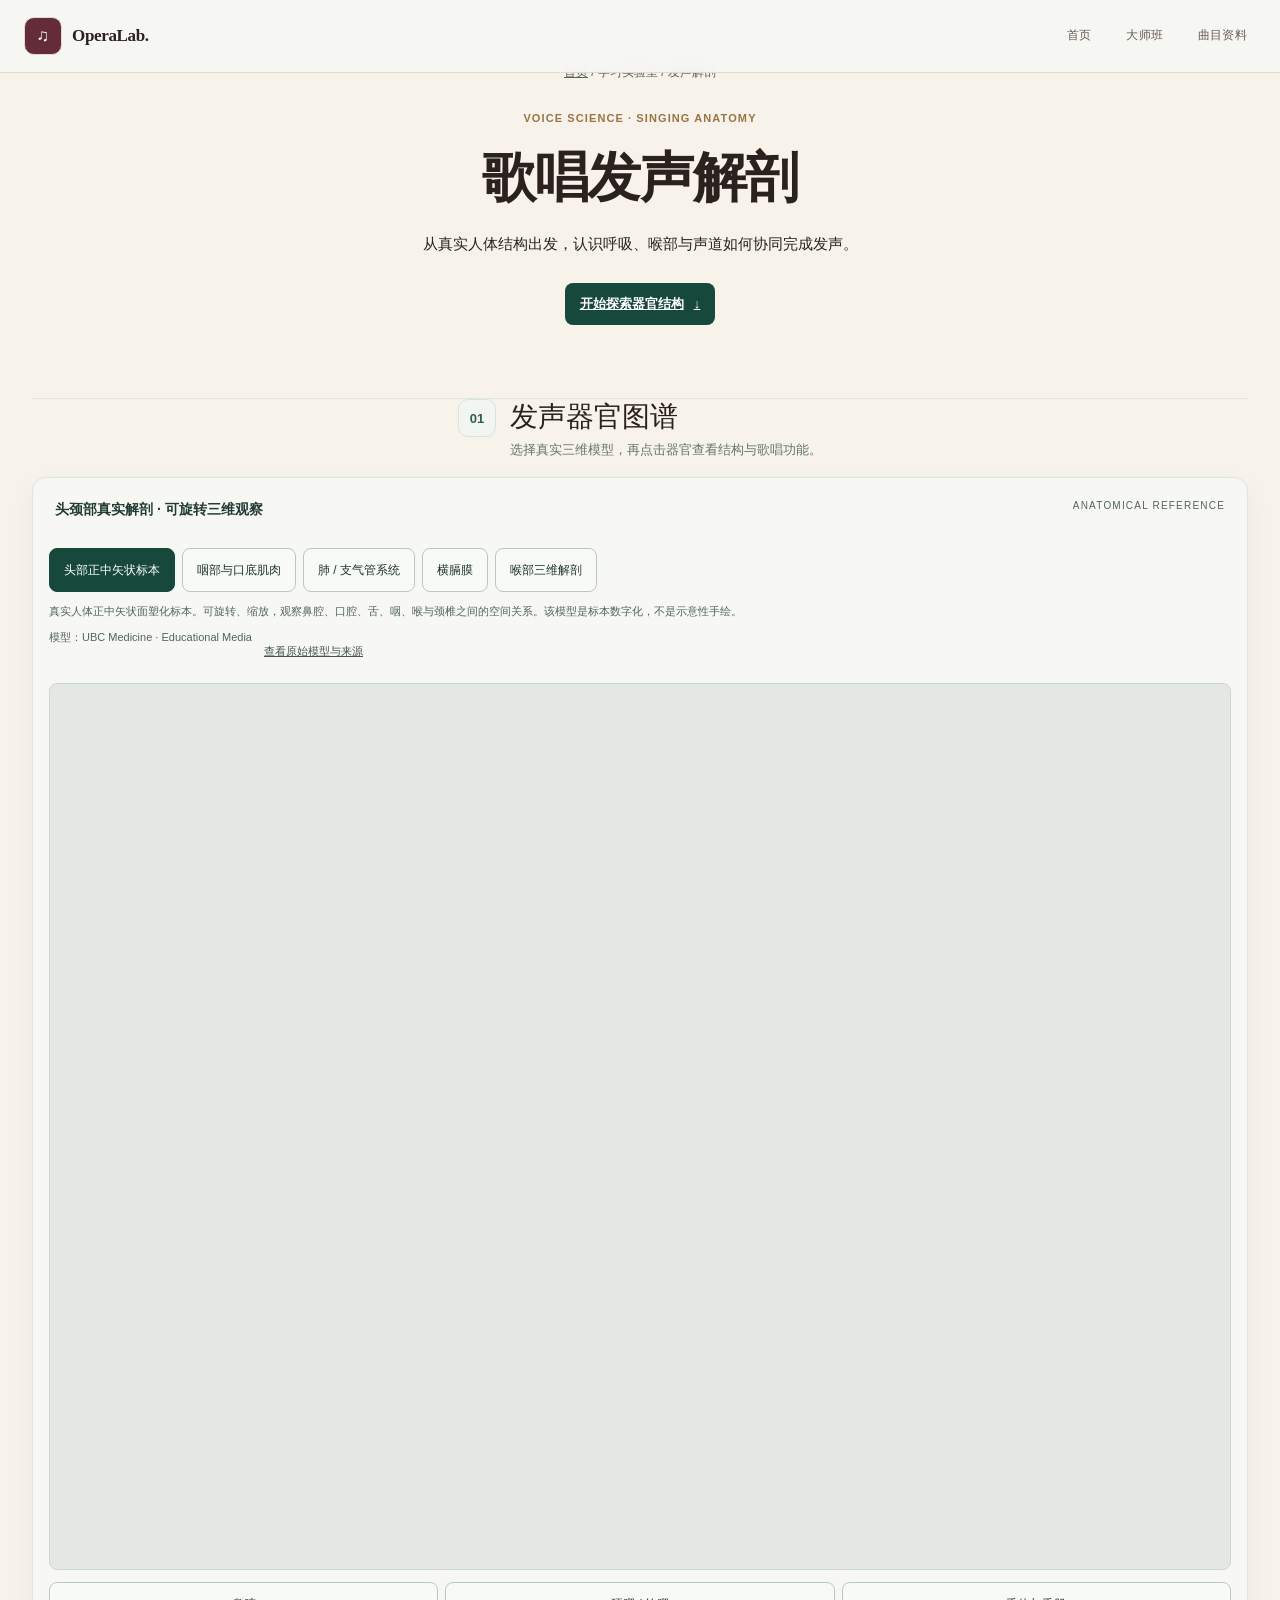
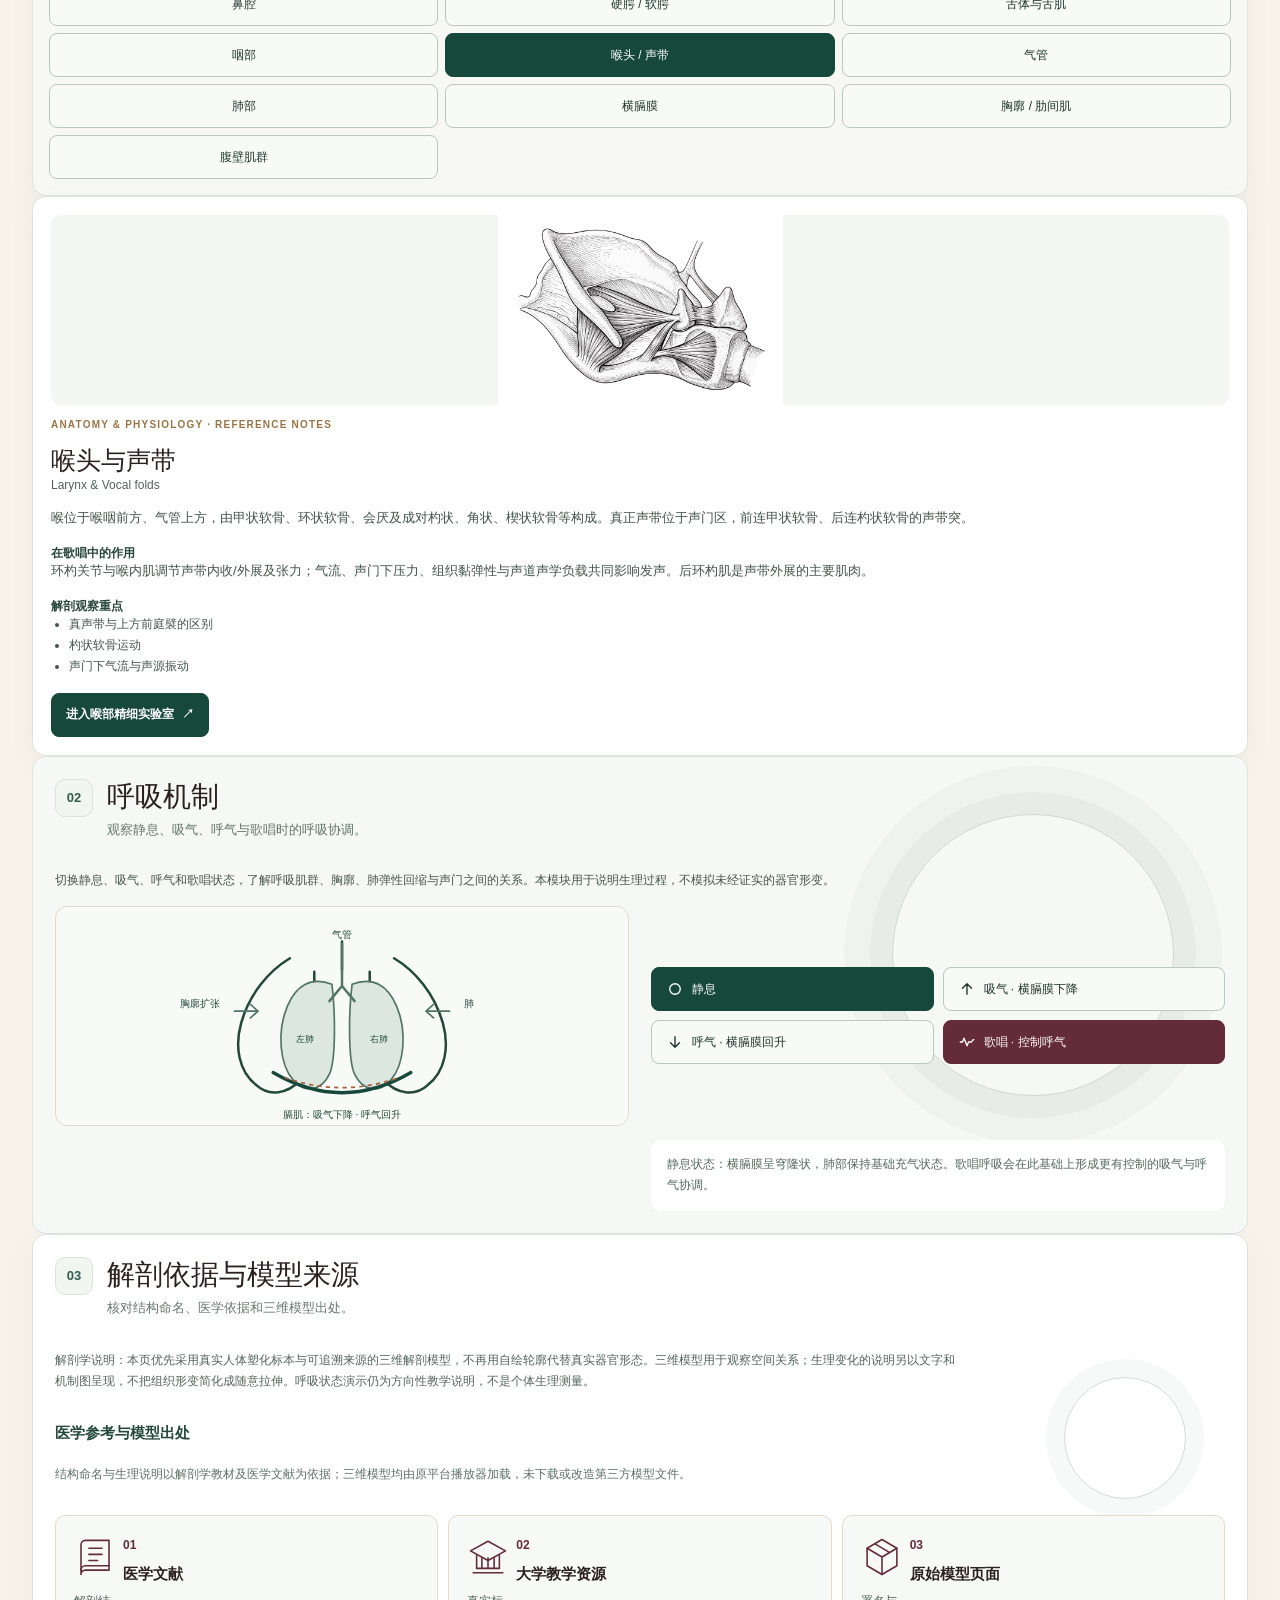
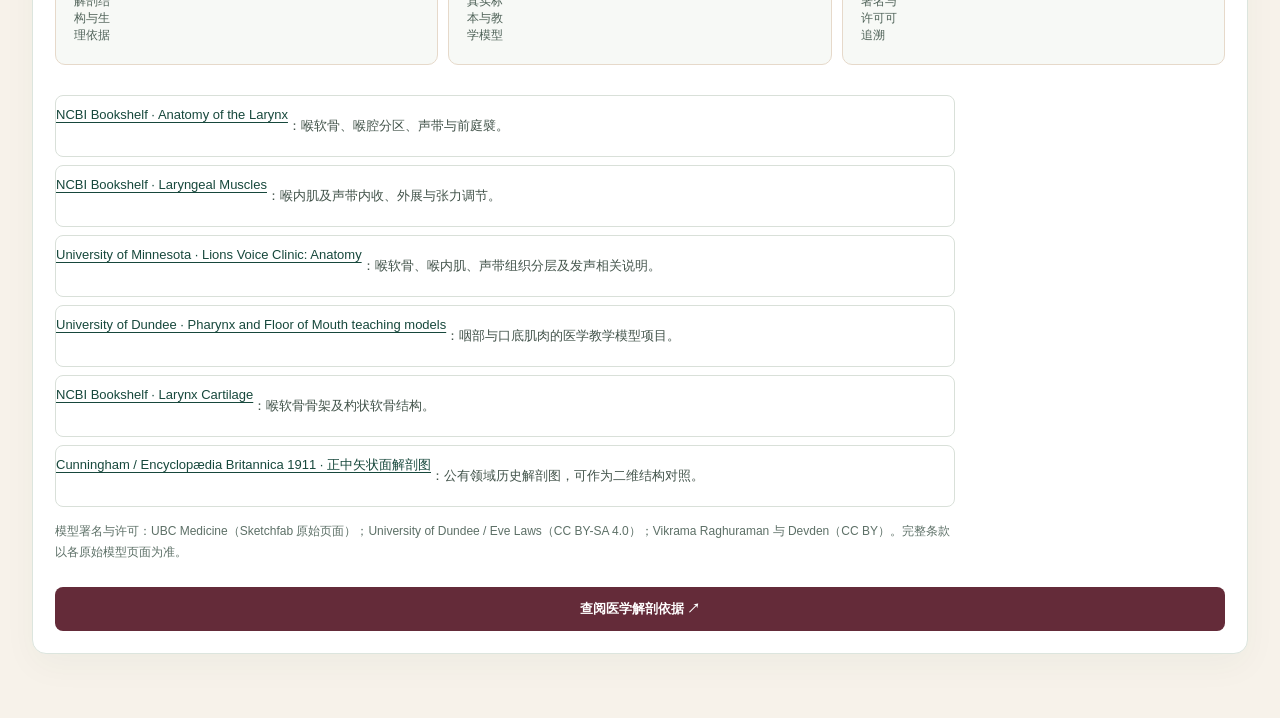
<file: voice-anatomy.html>
<!doctype html>
<html lang="zh-CN" data-type="software" data-radius="soft" data-motion><head><meta charset="utf-8"><meta name="viewport" content="width=device-width,initial-scale=1"><meta name="theme-color" content="#17483c">
<meta name="page-type" content="software">
<meta name="site-kind" content="software"><meta name="description" content="交互式人体歌唱发声系统：点击鼻腔、舌头、软腭、咽部、喉头、肺部与横膈膜，探索器官结构、呼吸动态和发声机制。OperaLab."><link rel="canonical" href="https://operalirico.github.io/Opera-Lirico/voice-anatomy.html"><meta property="og:type" content="article"><meta property="og:locale" content="zh_CN"><meta property="og:site_name" content="OperaLab."><meta property="og:title" content="发声机制实验室｜OperaLab."><meta property="og:description" content="通过真实人体标本、三维解剖模型与生理机制说明学习发声器官。"><meta property="og:url" content="https://operalirico.github.io/Opera-Lirico/voice-anatomy.html"><meta property="og:image" content="https://operalirico.github.io/Opera-Lirico/og-image.png"><meta name="twitter:card" content="summary_large_image"><meta name="twitter:title" content="发声机制实验室｜OperaLab."><meta name="twitter:description" content="通过真实人体三维模型了解喉部结构、声带开合与发声机制。"><meta name="twitter:image" content="https://operalirico.github.io/Opera-Lirico/og-image.png"><title>发声机制实验室｜OperaLab.</title><link rel="stylesheet" href="styles.css?v=ux18">
<style>
/* Anatomical reference workspace: real specimen and licensed 3D atlas embeds */
.body-system{margin:32px 0 26px;display:grid;grid-template-columns:minmax(0,1.25fr) minmax(290px,.75fr);gap:18px;align-items:start}
.body-figure{background:#f4f3ef;border:1px solid #d9e0da;border-radius:18px;padding:14px;overflow:hidden}
.body-figure-head{display:flex;justify-content:space-between;align-items:center;gap:10px;padding:4px 6px 12px}
.body-figure-head strong{font-size:14px;color:#203b34}.body-figure-head span{font-size:10px;letter-spacing:.12em;color:#87958b}
.model-tabs{display:flex;flex-wrap:wrap;gap:7px;margin:0 0 10px}
.model-tab{border:1px solid #cbd7ce;background:#fff;color:#365448;border-radius:99px;padding:8px 11px;font:inherit;font-size:11px;cursor:pointer}
.model-tab[aria-pressed=true]{background:#23483c;color:#fff;border-color:#23483c}
.model-frame-wrap{position:relative;width:100%;aspect-ratio:4/3;background:#e8e9e5;border:1px solid #d5ddd6;border-radius:12px;overflow:hidden}
.model-frame-wrap iframe{position:absolute;inset:0;width:100%;height:100%;border:0}
.model-caption{font-size:11px;line-height:1.75;color:#75837b;margin:10px 2px 0}
.model-credit{display:flex;flex-wrap:wrap;gap:8px 14px;font-size:10px;color:#7a8981;margin-top:8px}
.model-credit a{color:#47695b}
.organ-chips{display:flex;flex-wrap:wrap;gap:7px;margin-top:12px}
.organ-chip{border:1px solid #d2ded5;background:#fff;color:#365448;border-radius:99px;padding:8px 11px;font:inherit;font-size:11px;cursor:pointer}
.organ-chip[aria-pressed=true]{background:#23483c;color:white;border-color:#23483c}
.body-detail{background:#fff;border:1px solid #d9e3dc;border-radius:18px;padding:22px;display:flex;flex-direction:column;gap:14px;min-height:100%}
.body-detail .detail-kicker{font-size:10px;letter-spacing:.15em;color:#a16b58;font-weight:750}
.body-detail h2{font:500 27px/1.2 Georgia,serif;color:#183b34;margin:0}
.body-detail .organ-en{font-size:12px;color:#849188}
.body-detail p{font-size:13px;line-height:1.85;color:#586b63;margin:0}
.body-detail h3{font-size:12px;margin:4px 0 0;color:#29463d}
.body-detail ul{margin:0;padding-left:18px;color:#586b63;font-size:12px;line-height:1.85}
.body-detail .detail-link{display:inline-flex;align-items:center;gap:8px;color:#23483c;font-weight:700;font-size:12px;text-decoration:none;border-bottom:1px solid #a9b9ad;padding:0 0 5px;width:max-content;margin-top:auto}
.breath-lab{margin:18px 0 34px;padding:22px;background:#f4f7f3;border:1px solid #d9e3dc;border-radius:18px}
.breath-lab h2{font:500 25px Georgia,serif;margin:0 0 6px;color:#183b34}
.breath-lab>p{font-size:12px;line-height:1.8;color:#66776e;margin:0 0 16px}
.breath-controls{display:flex;gap:8px;flex-wrap:wrap}
.breath-readout{margin-top:12px;padding:12px 14px;border-radius:10px;background:#fff;color:#53685e;font-size:12px;line-height:1.8}
.body-system-note{font-size:11px;line-height:1.8;color:#7a8981;margin:0 2px 28px}
@media(max-width:850px){.body-system{grid-template-columns:1fr}.body-detail{min-height:300px}}
@media(max-width:600px){.body-figure{padding:9px}.body-detail{padding:18px}.body-detail h2{font-size:24px}.breath-lab{padding:18px}.model-frame-wrap{aspect-ratio:1/1}}
.lab-wrap{max-width:1120px;margin:auto;padding:38px 24px 80px;color:#203b34}.lab-crumb{font-size:13px;color:#65756f;margin-bottom:22px}.lab-crumb a{color:inherit}.lab-hero{max-width:760px;margin-bottom:28px}.lab-kicker{font-size:11px;letter-spacing:.16em;color:#9a6c58;font-weight:700}.lab-hero h1{font:500 clamp(32px,5vw,54px)/1.12 Georgia,serif;margin:12px 0;color:#183b34}.lab-hero p{font-size:16px;line-height:1.8;color:#586b63}.lab-grid{display:grid;grid-template-columns:minmax(0,1.45fr) minmax(280px,.8fr);gap:20px;align-items:start}.lab-card{background:#fff;border:1px solid #d9e3dc;border-radius:18px;overflow:hidden;box-shadow:0 12px 34px #1c49300a}.lab-card-head{padding:18px 22px;border-bottom:1px solid #e7ede8;display:flex;justify-content:space-between;gap:12px;align-items:center}.lab-card-head strong{font-size:14px}.lab-tag{font-size:11px;color:#557165;background:#edf3ed;padding:5px 9px;border-radius:99px}.lab-stage{padding:16px;background:linear-gradient(145deg,#f8faf6,#edf3ed)}.lab-svg{width:100%;height:auto;display:block;max-height:470px}.lab-controls{padding:20px 22px}.lab-controls label{display:flex;justify-content:space-between;font-size:13px;font-weight:650}.lab-controls input{width:100%;accent-color:#a96150;margin:16px 0 10px}.lab-actions{display:flex;gap:8px;flex-wrap:wrap}.lab-btn{border:1px solid #cddbd1;background:#fff;color:#23483c;border-radius:999px;padding:9px 14px;font:inherit;font-size:12px;cursor:pointer}.lab-btn[aria-pressed=true],.lab-btn.primary{background:#23483c;color:#fff;border-color:#23483c}.lab-readout{font-size:13px;line-height:1.7;color:#5e7168;background:#f4f7f3;border-radius:10px;padding:11px 13px;margin-top:14px}.lab-side{display:grid;gap:14px}.lab-info{padding:20px 21px}.lab-info h2{font:500 22px Georgia,serif;margin:0 0 10px;color:#183b34}.lab-info p,.lab-info li{font-size:13px;line-height:1.8;color:#5d7067}.lab-info p{margin:0}.lab-info ul{padding-left:18px;margin:12px 0 0}.lab-steps{display:grid;gap:10px}.lab-step{display:grid;grid-template-columns:28px 1fr;gap:10px;font-size:13px;line-height:1.65;color:#5d7067}.lab-step b{display:grid;place-items:center;width:25px;height:25px;background:#edf3ed;color:#315e50;border-radius:50%}.lab-note{font-size:11px;line-height:1.7;color:#7a8981;margin:20px 2px 0}.lab-svg .fold{transition:transform .35s ease}.lab-svg.is-vibrating .fold{animation:foldPulse .12s ease-in-out infinite alternate;transform-box:fill-box;transform-origin:center}@keyframes foldPulse{to{filter:brightness(1.18)}}@media(max-width:800px){.lab-grid{grid-template-columns:1fr}.lab-wrap{padding:26px 16px 60px}}@media(prefers-reduced-motion:reduce){*,*:before,*:after{animation:none!important;transition:none!important}}

/* Figure 02 visual system */
.lab-grid{display:none}
.anatomy-workspace{display:grid;grid-template-columns:minmax(0,1.65fr) minmax(290px,.85fr);gap:20px;align-items:start}
.anatomy-primary{grid-column:1;grid-row:1}
.side-anatomy{grid-column:1;grid-row:2}
.anatomy-notes{grid-column:2;grid-row:1 / span 2;align-self:start}
.figure-subtitle{font:10px/1.5 ui-monospace,monospace;letter-spacing:.14em;color:#8a9a8e;margin-top:5px}
.anatomy-canvas{padding:18px 14px 10px;background:radial-gradient(ellipse at 50% 42%,#fffdf8 0,#f4f1e8 58%,#e9eee7 100%)}
.anatomy-svg{display:block;width:100%;height:auto;max-height:690px}
.anatomy-svg .fold{transform-box:fill-box;transform-origin:center;transition:transform .35s cubic-bezier(.2,.7,.2,1)}
.anatomy-svg.is-vibrating .fold{animation:foldWave .16s ease-in-out infinite alternate}
@keyframes foldWave{from{transform:scaleX(.985) translateY(0)}to{transform:scaleX(1.018) translateY(-1px)}}
.anatomy-labels{font-weight:650}
.anatomy-labels .label-en{font-size:11px;fill:#78877d;font-weight:500;letter-spacing:.02em}
.figure-caption{display:flex;flex-wrap:wrap;gap:10px 18px;padding:10px 8px 2px;font-size:11px;color:#64756b;align-items:center}
.figure-caption>span{display:inline-flex;align-items:center;gap:6px}
.figure-caption .caption-note{margin-left:auto;color:#8a958d}
.key-dot{width:9px;height:9px;border-radius:50%;display:inline-block}
.key-dot.cartilage{background:#c5ad91}.key-dot.muscle{background:#a65c54}.key-dot.foldkey{background:#c97870}
.side-canvas{padding:18px 16px 8px;background:linear-gradient(145deg,#f8faf6,#edf2eb)}
.side-svg{width:100%;height:auto;display:block}
.side-caption{padding:0 20px 18px;color:#77867c;font-size:11px;line-height:1.7}
.plate-block{margin:16px 0 0;padding-top:14px;border-top:1px solid #e3eae2}
.plate-img{width:100%;height:auto;display:block;background:#fff;border-radius:8px}
.plate-note{margin:10px 2px 0;font-size:11px;line-height:1.75;color:#6f8078}
.plate-note b{color:#2f4a3f;font-weight:650}
.anatomy-notes .lab-info{background:#fff}
.anatomy-notes .lab-info h2{font-size:20px}
@media(max-width:900px){.anatomy-workspace{grid-template-columns:1fr}.anatomy-primary,.side-anatomy,.anatomy-notes{grid-column:1;grid-row:auto}.anatomy-notes{display:grid;grid-template-columns:repeat(2,minmax(0,1fr))}}
@media(max-width:600px){.anatomy-notes{grid-template-columns:1fr}.anatomy-canvas{padding:10px 4px 8px}.anatomy-svg .anatomy-labels{font-size:18px}.figure-caption{gap:8px 12px}.figure-caption .caption-note{margin-left:0;width:100%}}

</style><link rel="stylesheet" href="taste-interior.css?v=1">
<link rel="stylesheet" href="assets/motion/motion.css">
<script>document.documentElement.classList.add('m-enter');setTimeout(()=>document.documentElement.classList.add('m-enter-done'),700)</script>
  <link rel="stylesheet" href="assets/taste-polish.css?v=1">
<link rel="stylesheet" href="assets/opera-release.css?v=2"></head><body class="anatomy-page">
<header class="topbar nav"><div class="wrap topbar-inner"><a class="skip-link" href="#main-content">跳至主要内容</a><a class="brand" href="./" aria-label="OperaLab. 首页"><span class="brand-mark" aria-hidden="true">♫</span><span class="brand-text">OperaLab.</span></a><nav class="nav-links" aria-label="板块导航"><a href="./">首页</a><a href="masterclasses.html">大师班</a><a href="./#music-library">曲目资料</a></nav></div></header>
<main class="lab-wrap" id="main-content"><section class="lab-hero anatomy-hero" data-enter aria-labelledby="anatomy-page-title">
  <div class="lab-crumb"><a href="./">首页</a> / 学习实验室 / 发声解剖</div>
  <div class="lab-kicker">VOICE SCIENCE · SINGING ANATOMY</div>
  <h1 id="anatomy-page-title">歌唱发声解剖</h1>
  <p class="anatomy-hero-lede" data-moment="word-highlight">从真实人体结构出发，认识呼吸、喉部与声道如何协同完成发声。</p>
  <a class="lab-hero-link" href="#head-airway">开始探索器官结构 <span aria-hidden="true">↓</span></a>
</section>
<section class="body-figure-section wrap" id="head-airway" aria-labelledby="anatomy-explore-title">
  <div class="anatomy-section-head"><span class="anatomy-section-number">01</span><div><h2 id="anatomy-explore-title">发声器官图谱</h2><p>选择真实三维模型，再点击器官查看结构与歌唱功能。</p></div></div>
  <div class="body-system split"><section class="body-figure" aria-label="真实人体头颈部三维模型">
    <div class="body-figure-head"><strong>头颈部真实解剖 · 可旋转三维观察</strong><span>ANATOMICAL REFERENCE</span></div>
    <div class="model-tabs" role="group" aria-label="选择解剖参考模型">
      <button class="model-tab" type="button" data-model="head" aria-pressed="true">头部正中矢状标本</button>
      <button class="model-tab" type="button" data-model="pharynx" aria-pressed="false">咽部与口底肌肉</button>
      <button class="model-tab" type="button" data-model="respiratory" aria-pressed="false">肺 / 支气管系统</button><button class="model-tab" type="button" data-model="diaphragm" aria-pressed="false">横膈膜</button>
      <button class="model-tab" type="button" data-model="larynx" aria-pressed="false">喉部三维解剖</button>
    </div>
    <p class="model-caption" id="modelCaption">真实人体正中矢状面塑化标本。可旋转、缩放，观察鼻腔、口腔、舌、咽、喉与颈椎之间的空间关系。该模型是标本数字化，不是示意性手绘。</p><div class="model-credit" id="modelCredit">
      <span>模型：UBC Medicine · Educational Media</span>
      <a href="https://sketchfab.com/3d-models/midsagittal-section-of-human-head-5c477a85bdf34ec6b66b20c02862360f" target="_blank" rel="noopener">查看原始模型与来源</a>
    </div><div class="model-frame-wrap">
      <iframe id="anatomyModelFrame" tabindex="0" title="真实人体头颈部解剖三维模型，可旋转和缩放" loading="lazy" allow="autoplay; fullscreen; xr-spatial-tracking" allowfullscreen src="https://sketchfab.com/models/5c477a85bdf34ec6b66b20c02862360f/embed?autostart=0&amp;ui_controls=1&amp;ui_infos=1&amp;ui_inspector=0"></iframe>
    </div>
    
    <div class="organ-chips" aria-label="选择器官查看结构与功能">
      <button class="organ-chip" data-organ-select="nose" aria-pressed="false">鼻腔</button>
      <button class="organ-chip" data-organ-select="palate" aria-pressed="false">硬腭 / 软腭</button>
      <button class="organ-chip" data-organ-select="tongue" aria-pressed="false">舌体与舌肌</button>
      <button class="organ-chip" data-organ-select="pharynx" aria-pressed="false">咽部</button>
      <button class="organ-chip" data-organ-select="larynx" aria-pressed="true">喉头 / 声带</button>
      <button class="organ-chip" data-organ-select="trachea" aria-pressed="false">气管</button>
      <button class="organ-chip" data-organ-select="lungs" aria-pressed="false">肺部</button>
      <button class="organ-chip" data-organ-select="diaphragm" aria-pressed="false">横膈膜</button>
      <button class="organ-chip" data-organ-select="ribs" aria-pressed="false">胸廓 / 肋间肌</button>
      <button class="organ-chip" data-organ-select="abdomen" aria-pressed="false">腹壁肌群</button>
    </div>
  </section>
  <section class="body-detail" aria-live="polite" aria-atomic="true"><img id="organVisual" class="detail-visual" src="assets/anatomy/larynx-sagittal.png" width="960" height="640" loading="eager" decoding="async" alt="喉部正中矢状面解剖示意图">
    <div class="detail-kicker">ANATOMY &amp; PHYSIOLOGY · REFERENCE NOTES</div>
    <div><h2 id="organTitle">喉头与声带</h2><div class="organ-en" id="organEnglish">Larynx &amp; Vocal folds</div></div>
    <p id="organSummary">喉由软骨骨架、关节、韧带、内在肌与黏膜构成。真正声带位于声门区；上方的前庭襞（假声带）不是发声时主要振动的声带。</p>
    <div><h3>在歌唱中的作用</h3><p id="organRole">声带内收、张力与厚度等状态由喉内肌协同调节；呼气气流、声门下压力与声带组织的黏弹性共同参与自激振动。</p></div>
    <div><h3>解剖观察重点</h3><ul id="organObserve"><li>甲状软骨、环状软骨与杓状软骨</li><li>声带与上方前庭襞的层次区别</li><li>喉室、声门及声门下腔</li></ul></div>
    <a class="detail-link" id="organLink" href="larynx-mechanism.html">进入喉部精细实验室 <span aria-hidden="true">↗</span></a>
  </section>
</div>
</section>
<section class="breath-lab wrap" aria-labelledby="breath-title">
  <div class="anatomy-section-head"><span class="anatomy-section-number">02</span><div><h2 id="breath-title">呼吸机制</h2><p>观察静息、吸气、呼气与歌唱时的呼吸协调。</p></div></div>
  <p>切换静息、吸气、呼气和歌唱状态，了解呼吸肌群、胸廓、肺弹性回缩与声门之间的关系。本模块用于说明生理过程，不模拟未经证实的器官形变。</p>
  <div class="breath-diagram" role="img" aria-label="呼吸系统示意：胸廓内的左右肺位于膈肌上方，吸气时膈肌下降，呼气时膈肌回升。"><svg viewBox="0 0 520 250" aria-hidden="true"><path d="M260 22v34M198 42c-25 15-48 42-58 77-8 28-3 58 18 74 15 14 38 10 51-5 14-16 18-44 18-71V58M322 42c25 15 48 42 58 77 8 28 3 58-18 74-15 14-38 10-51-5-14-16-18-44-18-71V58" fill="none" stroke="currentColor" stroke-width="3" stroke-linecap="round"/><path d="M248 73c-25-10-43 2-53 26-13 31-9 70 7 88 15 17 34 12 43-7 8-17 7-75 3-107Z" fill="#dce8df" stroke="#527565" stroke-width="2"/><path d="M272 73c25-10 43 2 53 26 13 31 9 70-7 88-15 17-34 12-43-7-8-17-7-75-3-107Z" fill="#dce8df" stroke="#527565" stroke-width="2"/><path d="M260 25v50m0 0-15 18m15-18 15 18" fill="none" stroke="#527565" stroke-width="3" stroke-linecap="round"/><path d="M178 178q82 48 164 0" fill="none" stroke="#17483c" stroke-width="4" stroke-linecap="round"/><path d="M192 184q68 24 136 0" fill="none" stroke="#a85f3d" stroke-width="2" stroke-dasharray="5 5"/><path d="M160 105h-28m28 0-9-8m9 8-9 8M360 105h28m-28 0 9-8m-9 8 9 8" fill="none" stroke="#527565" stroke-width="2" stroke-linecap="round" stroke-linejoin="round"/><text x="260" y="18" text-anchor="middle" fill="currentColor" font-size="12">气管</text><text x="216" y="142" text-anchor="middle" fill="currentColor" font-size="11">左肺</text><text x="304" y="142" text-anchor="middle" fill="currentColor" font-size="11">右肺</text><text x="115" y="100" text-anchor="end" fill="currentColor" font-size="12">胸廓扩张</text><text x="405" y="100" fill="currentColor" font-size="12">肺</text><text x="260" y="232" text-anchor="middle" fill="currentColor" font-size="12">膈肌：吸气下降 · 呼气回升</text></svg></div>
  <div class="breath-controls">
    <button class="lab-btn" type="button" data-breath="rest" aria-pressed="true"><svg viewBox="0 0 24 24" aria-hidden="true"><circle cx="12" cy="12" r="7"/></svg>静息</button>
    <button class="lab-btn" type="button" data-breath="inhale" aria-pressed="false"><svg viewBox="0 0 24 24" aria-hidden="true"><path d="M12 19V5m-6 6 6-6 6 6"/></svg>吸气 · 横膈膜下降</button>
    <button class="lab-btn" type="button" data-breath="exhale" aria-pressed="false"><svg viewBox="0 0 24 24" aria-hidden="true"><path d="M12 5v14m-6-6 6 6 6-6"/></svg>呼气 · 横膈膜回升</button>
    <button class="lab-btn primary" type="button" data-breath="phonate" aria-pressed="false"><svg viewBox="0 0 24 24" aria-hidden="true"><path d="M3 12h3l2-5 4 10 2-5h4l2-3h1"/></svg>歌唱 · 控制呼气</button>
  </div>
  <div class="breath-readout" id="breathReadout" aria-live="polite">静息状态：横膈膜呈穹隆状，肺部保持基础充气状态。歌唱呼吸会在此基础上形成更有控制的吸气与呼气协调。</div>
</section>
<section class="lab-card lab-info anatomy-sources wrap" id="anatomy-sources" aria-labelledby="anatomy-sources-title">
  <div class="anatomy-section-head"><span class="anatomy-section-number">03</span><div><h2>解剖依据与模型来源</h2><p>核对结构命名、医学依据和三维模型出处。</p></div></div>
  <p class="body-system-note">解剖学说明：本页优先采用真实人体塑化标本与可追溯来源的三维解剖模型，不再用自绘轮廓代替真实器官形态。三维模型用于观察空间关系；生理变化的说明另以文字和机制图呈现，不把组织形变简化成随意拉伸。呼吸状态演示仍为方向性教学说明，不是个体生理测量。</p>
  <h3 id="anatomy-sources-title" class="anatomy-source-subtitle">医学参考与模型出处</h3>
  <p>结构命名与生理说明以解剖学教材及医学文献为依据；三维模型均由原平台播放器加载，未下载或改造第三方模型文件。</p>
  <img class="source-visual" src="assets/anatomy/larynx-superior.png" width="960" height="640" loading="eager" decoding="async" alt="喉部上面观解剖线描图，显示声门区与喉内结构"><div class="source-methods"><div class="source-method source-method--book"><svg viewBox="0 0 48 48" aria-hidden="true"><path d="M8 10a5 5 0 0 1 5-5h27v34H13a5 5 0 0 0-5 5V10Z"/><path d="M8 39a5 5 0 0 1 5-5h27M17 14h15M17 21h15M17 28h10"/></svg><span>01</span><strong>医学文献</strong><small>解剖结构与生理依据</small></div><div class="source-method source-method--university"><svg viewBox="0 0 48 48" aria-hidden="true"><path d="m4 17 20-11 20 11-20 11L4 17Z"/><path d="M11 22v15h26V22M17 25v12M24 25v12M31 25v12M7 42h34"/></svg><span>02</span><strong>大学教学资源</strong><small>真实标本与教学模型</small></div><div class="source-method source-method--model"><svg viewBox="0 0 48 48" aria-hidden="true"><path d="m24 4 17 10v20L24 44 7 34V14L24 4Z"/><path d="m7 14 17 10 17-10M24 24v20M16 9l17 10"/></svg><span>03</span><strong>原始模型页面</strong><small>署名与许可可追溯</small></div></div>
  <ul>
    <li><a href="https://www.ncbi.nlm.nih.gov/books/NBK538202/" target="_blank" rel="noopener">NCBI Bookshelf · Anatomy of the Larynx</a>：喉软骨、喉腔分区、声带与前庭襞。</li>
    <li><a href="https://www.ncbi.nlm.nih.gov/books/NBK545265/" target="_blank" rel="noopener">NCBI Bookshelf · Laryngeal Muscles</a>：喉内肌及声带内收、外展与张力调节。</li>
    <li><a href="https://med.umn.edu/ent/patient-care/lions-voice-clinic/about-the-voice/how-it-works/anatomy" target="_blank" rel="noopener">University of Minnesota · Lions Voice Clinic: Anatomy</a>：喉软骨、喉内肌、声带组织分层及发声相关说明。</li>
    <li><a href="https://www.dundee.ac.uk/tilt/medical-illustration/parapharyngeal-space" target="_blank" rel="noopener">University of Dundee · Pharynx and Floor of Mouth teaching models</a>：咽部与口底肌肉的医学教学模型项目。</li>
    <li><a href="https://www.ncbi.nlm.nih.gov/books/NBK553185/" target="_blank" rel="noopener">NCBI Bookshelf · Larynx Cartilage</a>：喉软骨骨架及杓状软骨结构。</li>
    <li><a href="https://commons.wikimedia.org/wiki/File:EB1911_Pharynx_-_Sagittal_Section_through_Mouth,_Tongue,_Larynx,_Pharynx_and_Nasal_Cavity.jpg" target="_blank" rel="noopener">Cunningham / Encyclopædia Britannica 1911 · 正中矢状面解剖图</a>：公有领域历史解剖图，可作为二维结构对照。</li>
  </ul>
  <p class="source-note">模型署名与许可：UBC Medicine（Sketchfab 原始页面）；University of Dundee / Eve Laws（CC BY-SA 4.0）；Vikrama Raghuraman 与 Devden（CC BY）。完整条款以各原始模型页面为准。</p>
  <a class="source-cta" href="https://www.ncbi.nlm.nih.gov/books/NBK538202/" target="_blank" rel="noopener">查阅医学解剖依据 ↗</a>
</section>

</main>

<script>
(()=> {
 const data={
  nose:{title:'鼻腔',en:'Nasal cavity',summary:'鼻腔由鼻中隔分隔为左右两腔，外侧壁有上、中、下鼻甲及相应鼻道，表面覆盖呼吸黏膜。后方经后鼻孔通向鼻咽。',role:'鼻腔是否与口腔声道耦合，主要取决于腭咽口的开放程度。鼻音或特定发声状态下鼻腔参与声学耦合；主观的面部振动感不等于大量气流必须从鼻孔排出。',observe:['鼻甲、鼻道、鼻中隔与后鼻孔的关系','鼻腔黏膜与鼻甲的空间结构','软腭改变口鼻通道时的影响'],link:'#head-airway',linkText:'查看声道结构'},
  palate:{title:'软腭与小舌头',en:'Soft palate & Uvula',summary:'硬腭是骨性前部，软腭是其后方的肌性延续；悬雍垂（小舌）位于软腭后缘。软腭运动由腭帆提肌、腭帆张肌、腭舌肌、腭咽肌及悬雍垂肌等协同完成。',role:'口腔元音通常伴随腭咽闭合或显著缩小；鼻音需要开放腭咽通道。悬雍垂随软腭整体运动，不是独立控制鼻腔的阀门。',observe:['软腭肌群与腭咽闭合','口腔和鼻咽通道的变化','鼻音与口腔元音的差异'],link:'#head-airway',linkText:'查看声道结构'},
  tongue:{title:'舌头',en:'Tongue',summary:'舌是由内在肌（上、下纵肌，横肌，垂直肌）和外在肌（颏舌肌、舌骨舌肌、茎突舌肌、腭舌肌）构成的肌性器官，可改变舌尖、舌背与舌根的形状和位置。',role:'舌体高度、前后位置及形状与下颌、唇形共同决定元音声道构形。不能把舌头理解成整体上下平移的单一结构；舌根过度紧张也会改变咽腔形态。',observe:['舌内在肌与外在肌的作用差异','高元音与低元音的舌位差异','舌根紧张对咽腔形态的影响'],link:'#head-airway',linkText:'查看口腔与咽部'},
  pharynx:{title:'咽部',en:'Pharynx',summary:'咽是位于鼻腔、口腔及喉腔后方的肌性管道，分为鼻咽、口咽和喉咽；其后方邻近颈椎，前方分别与鼻腔、口腔及喉入口相通。',role:'咽腔由咽缩肌群及茎突咽肌、腭咽肌等协同改变形态。歌唱中的咽部不是固定的空腔，也不应被描述成必须持续撑开的管子。',observe:['鼻咽、口咽、喉咽的分区','咽壁肌肉与软组织','吞咽和发声时的不同协调'],link:'#head-airway',linkText:'查看声道结构'},
  larynx:{title:'喉头与声带',en:'Larynx & Vocal folds',summary:'喉位于喉咽前方、气管上方，由甲状软骨、环状软骨、会厌及成对杓状、角状、楔状软骨等构成。真正声带位于声门区，前连甲状软骨、后连杓状软骨的声带突。',role:'环杓关节与喉内肌调节声带内收/外展及张力；气流、声门下压力、组织黏弹性与声道声学负载共同影响发声。后环杓肌是声带外展的主要肌肉。',observe:['真声带与上方前庭襞的区别','杓状软骨运动','声门下气流与声源振动'],link:'larynx-mechanism.html',linkText:'进入喉部精细实验室'},
  trachea:{title:'气管',en:'Trachea',summary:'气管从环状软骨下缘延续至隆嵴并分为左右主支气管。气管壁由透明软骨构成的C形软骨环支撑，后壁由膜性壁及气管肌连接。',role:'吸气时空气经气管进入支气管和肺部；歌唱呼气时，气流沿相反方向经过气管并到达声门。',observe:['气管软骨环','左右主支气管分叉','呼吸气流的方向'],link:'#breath-title',linkText:'观察呼吸动态'},
  lungs:{title:'肺部',en:'Lungs',summary:'肺由肺叶、支气管树、肺泡及包绕肺的脏层胸膜构成。肺实质本身没有主动扩张的骨骼肌；吸气时胸腔容积增加，胸膜耦合使肺随之扩张。',role:'肺与胸廓的弹性回缩提供呼气驱动力；歌唱时呼气流量与声门下压力需随乐句、音高和强度调节。',observe:['吸气时肺容积增加','胸廓与肺的耦合关系','呼气时肺组织弹性回缩'],link:'#breath-title',linkText:'启动呼吸动态演示'},
  diaphragm:{title:'横膈膜',en:'Diaphragm',summary:'膈肌是胸腔与腹腔之间的穹隆状骨骼肌，由周边肌性部分与中央腱组成。收缩时穹隆下降并趋于变平，增加胸腔容积，是吸气的主要动力之一。',role:'吸气时膈肌主动收缩下降；安静呼气时膈肌通常放松，肺与胸廓弹性回缩使其回升。歌唱呼气可由呼气肌群参与调节，不宜简化成把膈肌主动向上推。',observe:['吸气时横膈膜下降、变平','呼气时逐渐恢复穹隆形态','腹壁与肋廓如何配合控制气流'],link:'#breath-title',linkText:'启动横膈膜动态演示'},
  ribs:{title:'胸廓与肋间肌',en:'Rib cage & Intercostal muscles',summary:'胸廓由胸椎、肋骨、肋软骨与胸骨构成。肋间肌群参与肋骨运动；吸气时胸廓可增加前后径与横径，具体运动取决于呼吸深度和肌群协同。',role:'歌唱呼吸需要保持胸廓弹性和适当的扩张管理，让呼气过程保持可调节性。',observe:['肋骨外展与回落','胸廓前后径和横径变化','肋间肌参与呼吸的方式'],link:'#breath-title',linkText:'观察呼吸动态'},
  abdomen:{title:'腹壁肌群',en:'Abdominal wall muscles',summary:'腹壁肌群包括腹直肌、腹外斜肌、腹内斜肌和腹横肌，参与躯干稳定及腹内压调节；在用力或受控呼气时可参与呼气肌活动。',role:'歌唱时腹壁肌群可参与精细调节呼气压力，但不应将其理解为持续强力收腹或僵硬挤压。',observe:['腹壁与横膈膜的协调','呼气时腹壁肌群逐步参与','不同乐句长度下的调节差异'],link:'#breath-title',linkText:'观察呼吸动态'}
 };
 const title=document.getElementById('organTitle'),en=document.getElementById('organEnglish'),summary=document.getElementById('organSummary'),role=document.getElementById('organRole'),observe=document.getElementById('organObserve'),link=document.getElementById('organLink'),map=document.getElementById('bodyMap');
 const modelSources={
  head:{src:'https://sketchfab.com/models/5c477a85bdf34ec6b66b20c02862360f/embed?autostart=0&ui_controls=1&ui_infos=1&ui_inspector=0',caption:'真实人体正中矢状面塑化标本。可旋转、缩放，观察鼻腔、口腔、舌、咽、喉与颈椎之间的空间关系。',credit:'模型：UBC Medicine · Educational Media',url:'https://sketchfab.com/3d-models/midsagittal-section-of-human-head-5c477a85bdf34ec6b66b20c02862360f'},
  respiratory:{src:'https://sketchfab.com/models/a7ac43a140644662a9b896b8a8a10f57/embed?autostart=0&ui_controls=1&ui_infos=1&ui_inspector=0',caption:'呼吸系统三维模型，可旋转观察左右肺、气管及支气管树的整体关系。模型用于结构识别，不应把静态网格理解为真实呼吸时的肺组织形变。',credit:'模型：Vikrama Raghuraman · CC BY',url:'https://sketchfab.com/3d-models/respiratory-system-a7ac43a140644662a9b896b8a8a10f57'},
  diaphragm:{src:'https://sketchfab.com/models/b62b76467c6948fbb735c78c0c428d65/embed?autostart=0&ui_controls=1&ui_infos=1&ui_inspector=0',caption:'横膈膜独立三维模型。可观察其穹隆形态与肌性结构；模型本身不演示吸气时双侧膈肌收缩、中央腱下降及胸腔容积变化。',credit:'模型：Devden · CC BY',url:'https://sketchfab.com/3d-models/human-diaphragm-b62b76467c6948fbb735c78c0c428d65'},
  pharynx:{src:'https://sketchfab.com/models/b262c70bf9bd49c2a5428581b754f24b/embed?autostart=0&ui_controls=1&ui_infos=1&ui_inspector=0',caption:'University of Dundee 为 ENT 医学教学制作的咽部与口底三维模型。可旋转并查看带标注的咽部、口底及其周围结构；它是医学艺术教学模型，不是人体标本扫描。',credit:'模型：Eve Laws · University of Dundee School of Medicine / CAHID · ENT teaching model',url:'https://sketchfab.com/3d-models/pharynx-and-floor-of-mouth-b262c70bf9bd49c2a5428581b754f24b'},
  larynx:{src:'https://sketchfab.com/models/a00bc73a303c46248db6a13a88b23404/embed?autostart=0&ui_controls=1&ui_infos=1&ui_inspector=0',caption:'喉部软骨三维模型，适合观察甲状软骨、环状软骨、杓状软骨及会厌之间的相互位置。该模型来源于 BodyParts3D 衍生作品。',credit:'模型：University of Dundee School of Medicine · BodyParts3D',url:'https://sketchfab.com/3d-models/anatomy-of-the-larynx-a00bc73a303c46248db6a13a88b23404'}
 };
 document.querySelectorAll('[data-model]').forEach(btn=>btn.addEventListener('click',()=>{
  const model=modelSources[btn.dataset.model];if(!model)return;
  const frame=document.getElementById('anatomyModelFrame');
  frame.src=model.src;
  frame.title=btn.textContent+' · 三维解剖模型';
  document.getElementById('modelCaption').textContent=model.caption;
  const credit=document.getElementById('modelCredit');
  credit.replaceChildren();
  const label=document.createElement('span');label.textContent=model.credit;
  const a=document.createElement('a');a.href=model.url;a.target='_blank';a.rel='noopener';a.textContent='查看原始模型与来源';
  credit.append(label,a);
  document.querySelectorAll('[data-model]').forEach(b=>b.setAttribute('aria-pressed',b===btn?'true':'false'));
 }));
 function select(id){const d=data[id];if(!d)return;title.textContent=d.title;en.textContent=d.en;summary.textContent=d.summary;role.textContent=d.role;observe.replaceChildren(...d.observe.map(t=>{const li=document.createElement('li');li.textContent=t;return li}));link.href=d.link;link.innerHTML=d.linkText+' <span aria-hidden="true">↗</span>';const visual=document.getElementById('organVisual');if(visual){const src=({nose:'assets/anatomy/larynx-sagittal.png',palate:'assets/anatomy/larynx-sagittal.png',tongue:'assets/anatomy/larynx-sagittal.png',pharynx:'assets/anatomy/larynx-sagittal.png',larynx:'assets/anatomy/larynx-intrinsic-muscles.png'})[id];visual.hidden=!src;if(src){visual.src=src;visual.alt=d.title+'相关的发声通路解剖示意图';}}document.querySelectorAll('[data-organ]').forEach(el=>el.setAttribute('aria-pressed',el.dataset.organ===id?'true':'false'));document.querySelectorAll('[data-organ-select]').forEach(el=>el.setAttribute('aria-pressed',el.dataset.organSelect===id?'true':'false'));}
 document.querySelectorAll('.hotspot').forEach(el=>{el.addEventListener('click',()=>select(el.dataset.organ));el.addEventListener('keydown',e=>{if(e.key==='Enter'||e.key===' '){e.preventDefault();select(el.dataset.organ)}})});
 document.querySelectorAll('[data-organ-select]').forEach(el=>el.addEventListener('click',()=>select(el.dataset.organSelect)));
 const breathText={rest:'静息状态：横膈膜呈穹隆状，肺部保持基础充气状态。歌唱呼吸会在此基础上形成更有控制的吸气与呼气协调。',inhale:'吸气：横膈膜收缩并向下移动，胸腔容积增大；胸廓扩张，肺部随之扩张，空气进入肺部。',exhale:'呼气：横膈膜逐渐放松并回升，肺和胸廓弹性回缩；呼气肌群可根据需要参与调节。',phonate:'歌唱：气流受控地经过声门，声带在气流与组织力学相互作用下振动。呼吸肌群需要协调调节气流，而不是突然挤压肺部。'};
 document.querySelectorAll('[data-breath]').forEach(btn=>btn.addEventListener('click',()=>{const state=btn.dataset.breath;if(map){map.classList.remove('inhaling','exhaling','phonating');if(state==='inhale')map.classList.add('inhaling');if(state==='exhale')map.classList.add('exhaling');if(state==='phonate')map.classList.add('exhaling','phonating');}document.getElementById('breathReadout').textContent=breathText[state];document.querySelectorAll('[data-breath]').forEach(b=>b.setAttribute('aria-pressed',b===btn?'true':'false'));if(state==='inhale'||state==='exhale'||state==='phonate')select(state==='phonate'?'larynx':'diaphragm')}));
 select('larynx');
})();
</script>
<script>
(()=> {
 const svg=document.getElementById('tractSvg');if(!svg)return;
 const palate=document.getElementById('palateControl'),tongue=document.getElementById('tongueControl'),jaw=document.getElementById('jawControl');
 const palateShape=document.getElementById('softPalateShape'),uvula=document.getElementById('uvulaShape'),tongueShape=document.getElementById('tongueShape'),jawShape=document.getElementById('jawShape'),teeth=document.getElementById('lowerTeeth');
 const vowelInfo={
  a:{values:[88,18,78],name:'/a/ · 开口元音',copy:'舌位相对较低，下颌开度较大；软腭通常抬高，使口腔成为主要的声道出口。不同歌者的实际构形会随音高、音量和语境变化。'},
  e:{values:[88,66,48],name:'/e/ · 半闭前元音',copy:'舌体前部相对抬高，下颌开度通常小于 /a/。注意舌尖和舌根不必僵硬，元音仍需保持清晰而灵活。'},
  i:{values:[90,94,24],name:'/i/ · 闭前元音',copy:'舌体前部明显抬高，口腔开度较小。歌唱高音时，实际构形可能出现适度调整，不能机械固定舌位。'},
  o:{values:[88,32,38],name:'/o/ · 半闭后元音',copy:'舌体相对后缩并保持一定高度，唇形常伴随圆唇。模型只呈现舌体趋势，没有模拟唇部三维形变。'},
  u:{values:[90,22,20],name:'/u/ · 闭后元音',copy:'舌体相对后部抬高，口腔通道较窄，常伴随圆唇。发声时应避免为了圆唇而造成舌根僵硬。'}
 };
 function update(){
  const p=Number(palate.value),t=Number(tongue.value),j=Number(jaw.value);
  const drop=(100-p)*.42,arch=(t-50)*.55,open=j*.34;
  palateShape.setAttribute('d',`M405 210 Q449 ${209+drop*.25} 482 ${235+drop} Q501 ${251+drop} 488 ${270+drop*.7} Q476 ${277+drop*.65} 468 ${261+drop*.35} Q459 ${242+drop*.2} 405 ${229+drop*.1}Z`);
  uvula.setAttribute('d',`M485 ${253+drop*.55} Q499 ${264+drop*.65} 493 ${282+drop*.8} Q490 ${292+drop*.8} 483 ${285+drop*.7} Q477 ${277+drop*.6} 485 ${253+drop*.55}Z`);
  tongueShape.setAttribute('d',`M245 ${295+open*.2} Q296 ${267-arch} 350 ${272-arch*.85} Q405 ${278-arch*.45} 453 ${305+open*.4} Q476 ${319+open*.6} 468 ${335+open*.6} Q426 ${353+open*.6} 355 ${345+open*.45} Q288 ${337+open*.3} 245 ${314+open*.2}Z`);
  jawShape.setAttribute('transform',`translate(0 ${open*.42})`);teeth.setAttribute('transform',`translate(0 ${open*.42})`);
  document.getElementById('palateValue').textContent=p>70?'抬高':p>35?'中间位置':'降低';
  document.getElementById('tongueValue').textContent=t>75?'较高':t>40?'中等':'较低';
  document.getElementById('jawValue').textContent=j>70?'较大':j>35?'中等':'较小';
  document.getElementById('tractState').textContent='自定义声道形态';
  document.getElementById('tractExplanation').textContent=(p>70?'软腭抬高，鼻咽通道通常较少开放；':p<35?'软腭降低，鼻咽通道可开放；':'软腭处于中间位置，口鼻通道关系随实际动作变化；')+(t>70?'舌背较高。':t<30?'舌背较低。':'舌背处于中间高度。')+(j>70?'下颌开度较大。':j<30?'下颌开度较小。':'下颌开度适中。')+'这些滑块用于观察相对趋势，不是精确生理测量。';
  document.querySelectorAll('[data-vowel]').forEach(b=>b.setAttribute('aria-pressed','false'));
 }
 [palate,tongue,jaw].forEach(el=>el.addEventListener('input',update));
 document.querySelectorAll('[data-vowel]').forEach(btn=>btn.addEventListener('click',()=>{
  const d=vowelInfo[btn.dataset.vowel];if(!d)return;
  palate.value=d.values[0];tongue.value=d.values[1];jaw.value=d.values[2];update();
  document.getElementById('tractState').textContent=d.name;document.getElementById('tractExplanation').textContent=d.copy;
  btn.setAttribute('aria-pressed','true');document.querySelectorAll('[data-vowel]').forEach(b=>{if(b!==btn)b.setAttribute('aria-pressed','false')});
 }));
 document.getElementById('airflowToggle').addEventListener('click',e=>{
  const on=svg.classList.toggle('show-airflow');e.currentTarget.setAttribute('aria-pressed',String(on));e.currentTarget.textContent=on?'隐藏气流路径':'显示气流路径';
  if(on){document.getElementById('tractState').textContent='气流路径 · 概念显示';document.getElementById('tractExplanation').textContent='绿色虚线表示空气可能经过的通道。软腭抬高时鼻咽通道通常关闭或显著减小；降低时可允许鼻腔参与气流通路。'}
 });
 update();
})();
</script>

  <script type="module" src="assets/moments/moments.js"></script>
<script type="module" src="assets/motion/motion.js"></script>
  <script type="module" src="https://static.cloudflareinsights.com/beacon.min.js" data-cf-beacon='{"token":"42879f330b824eb4843baa5bd13ba002"}'></script>
</body></html>
</file>
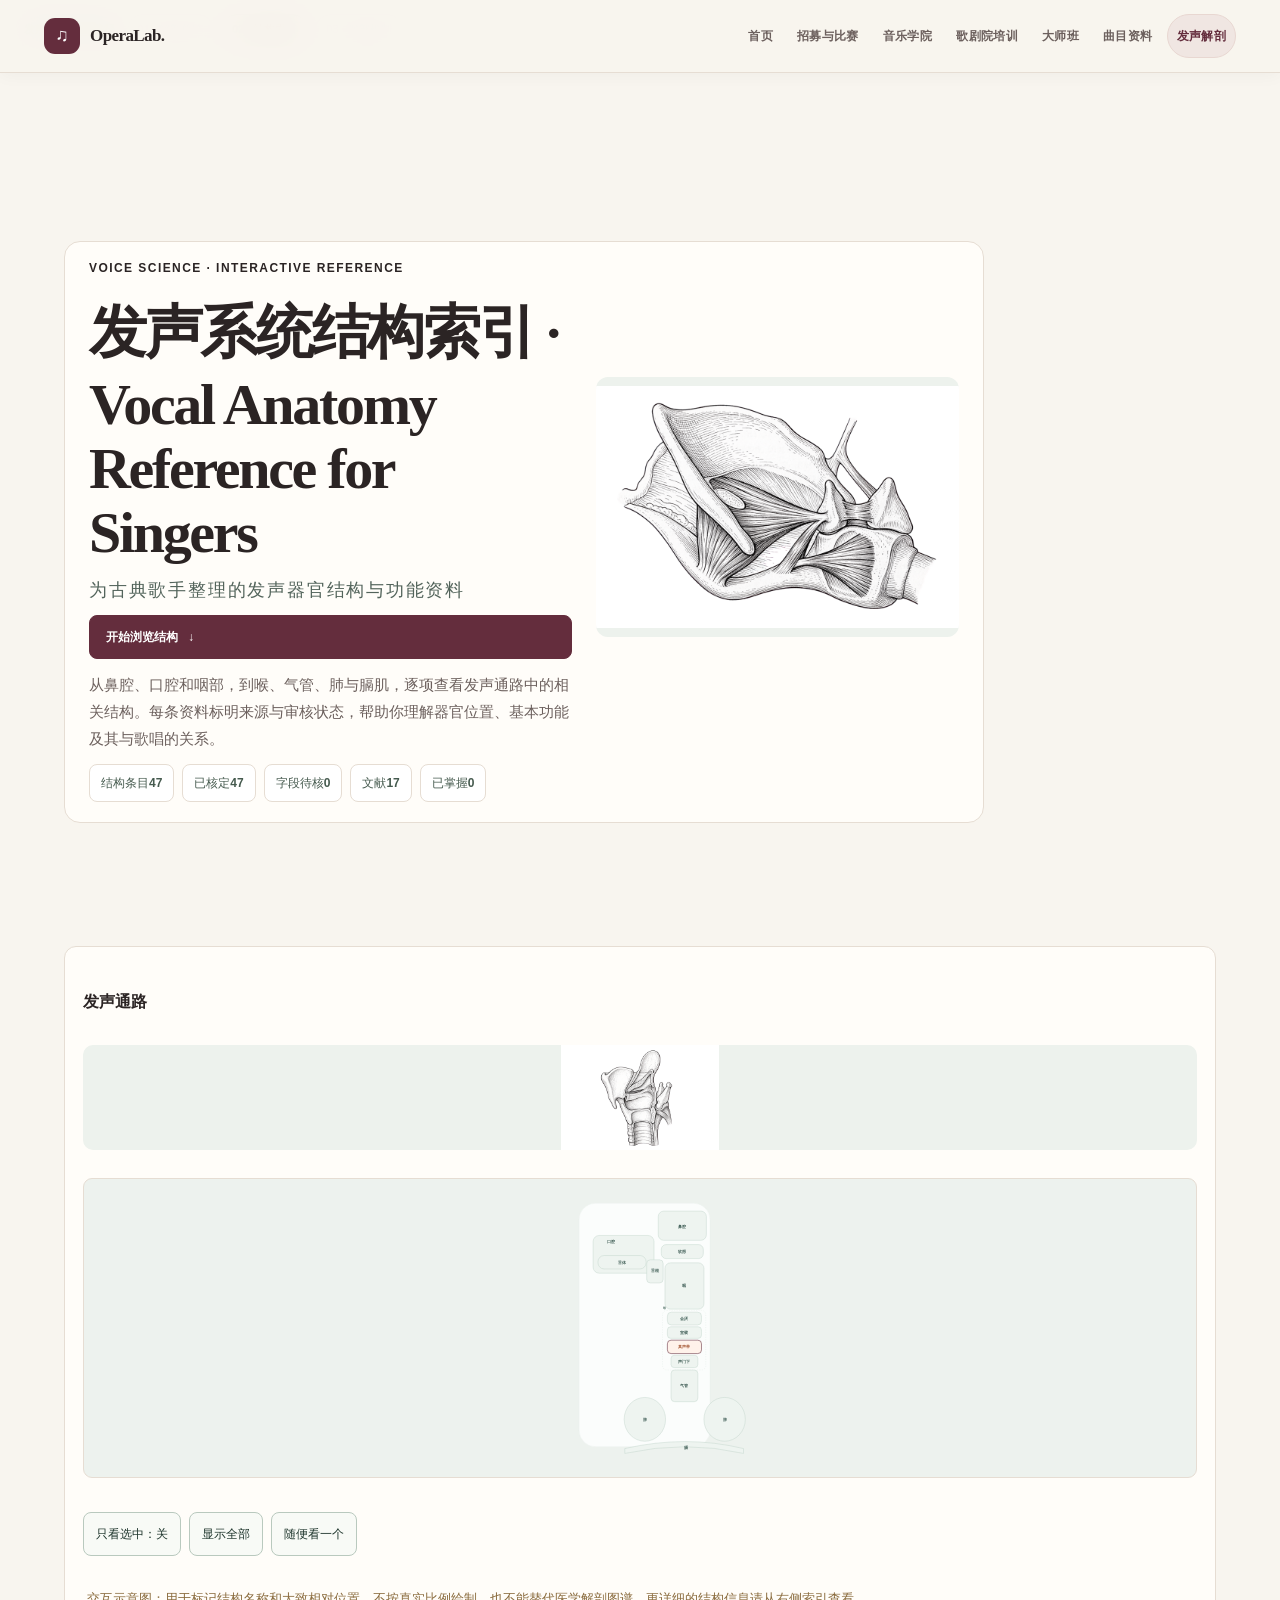
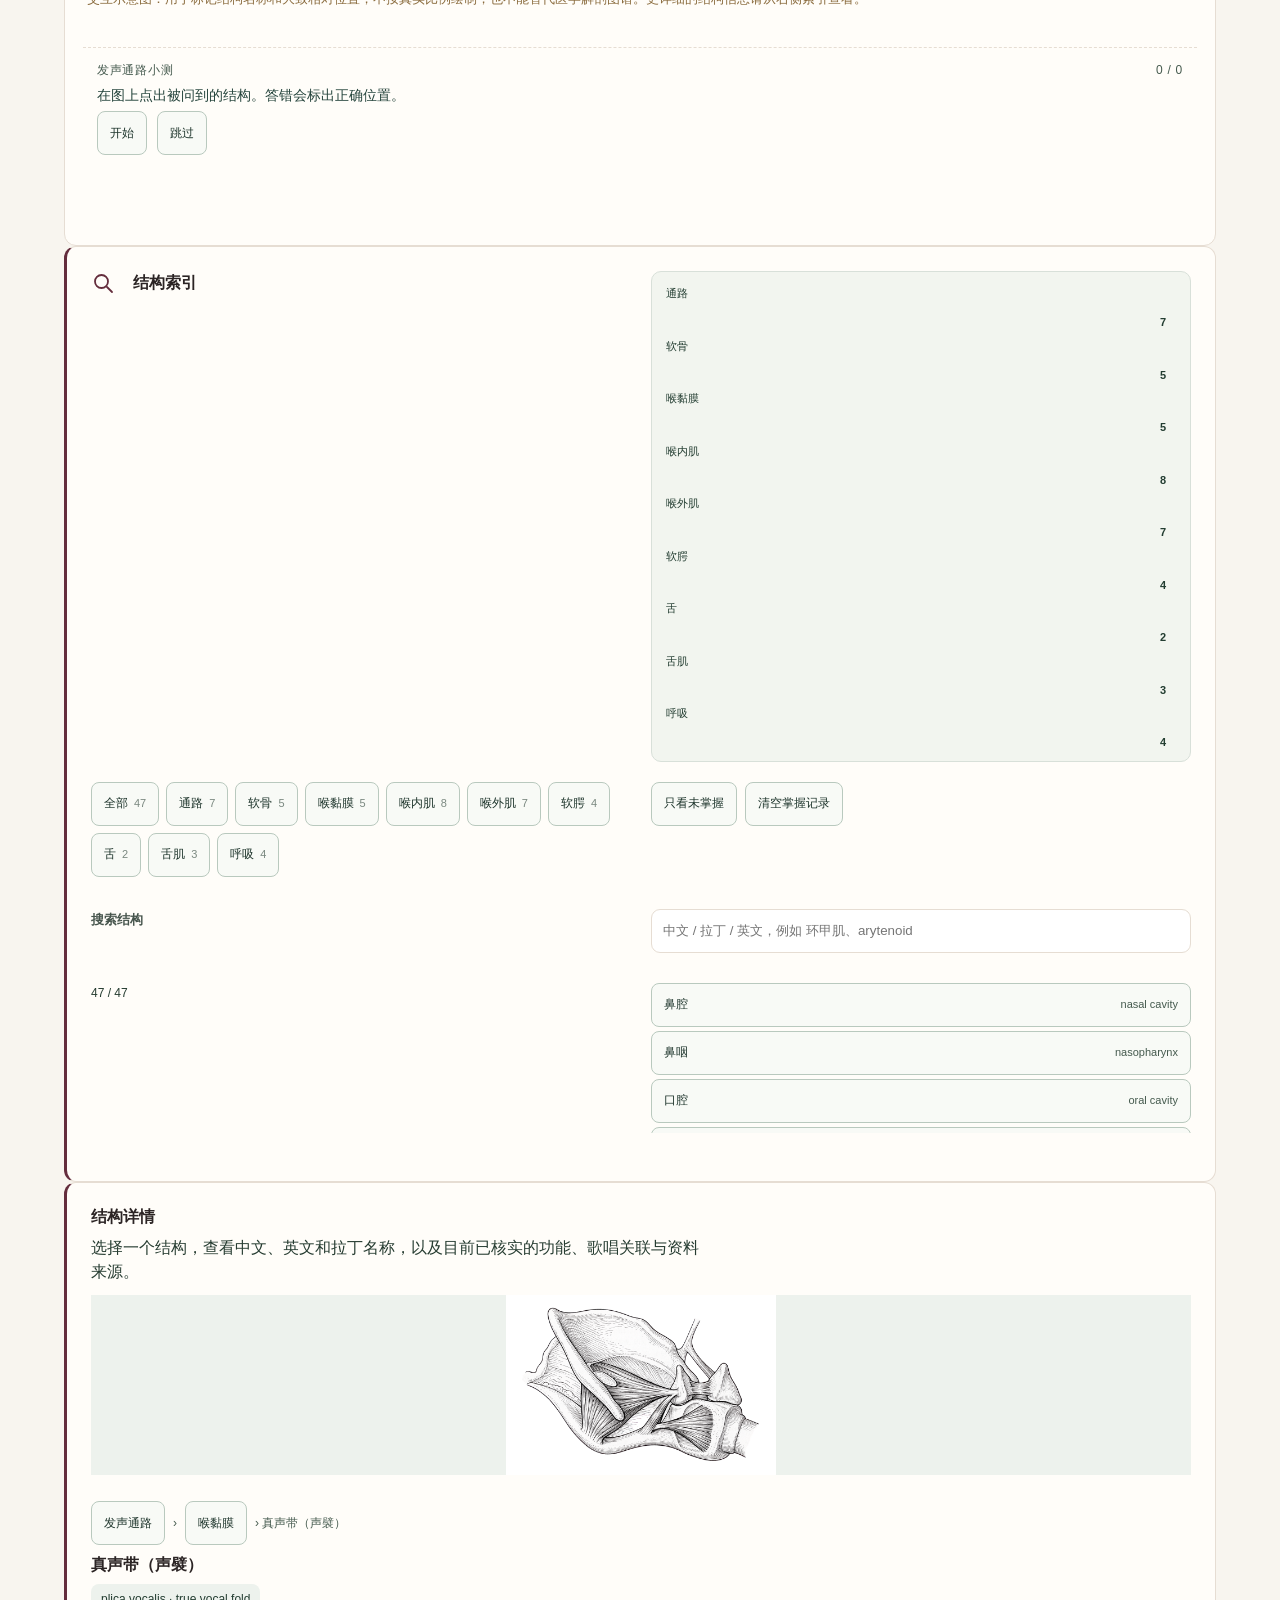
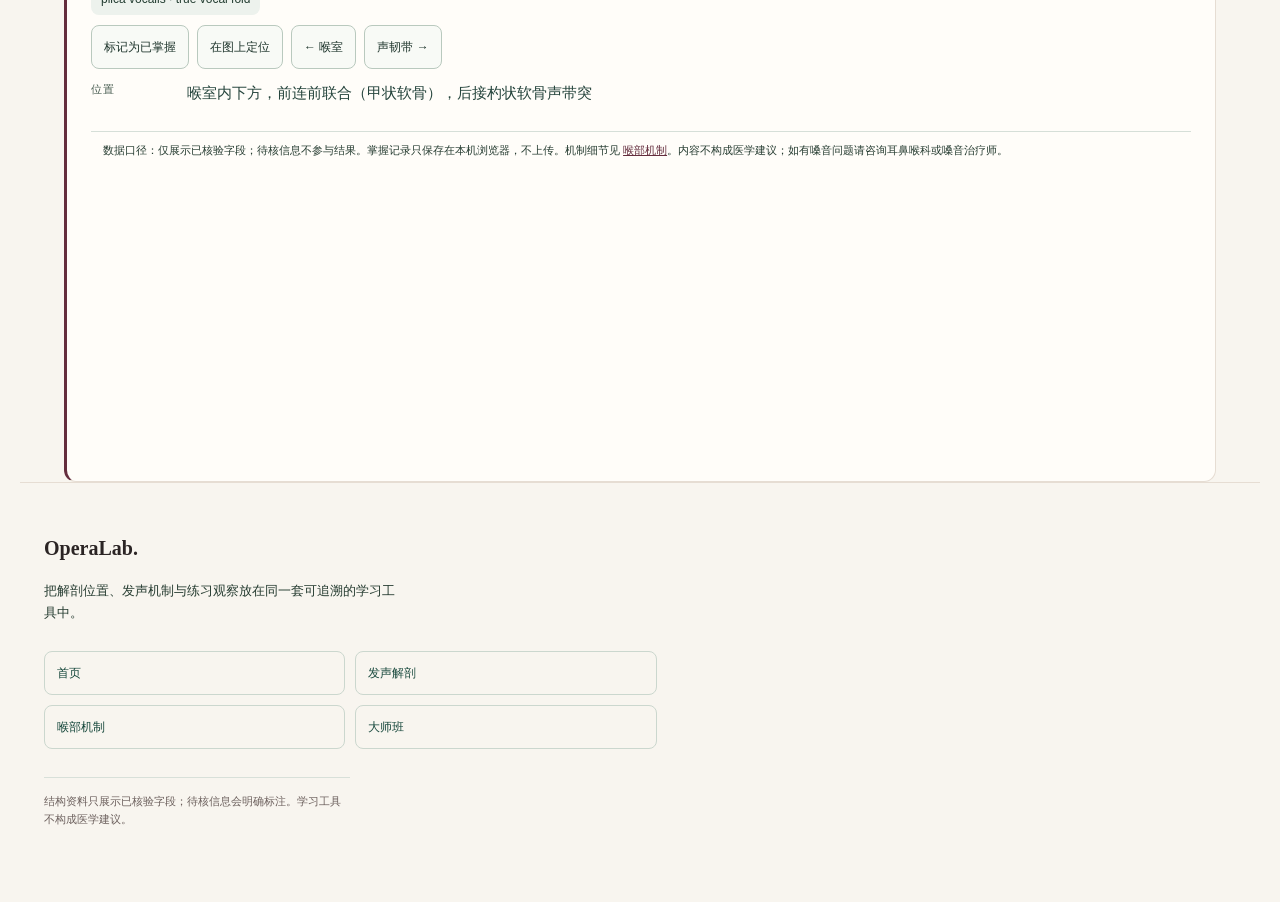
<file: voice-lab.html>
<!doctype html>
<html lang="zh-CN" data-type="software" data-radius="soft" data-motion>
<head>
<meta charset="utf-8">
<meta name="viewport" content="width=device-width,initial-scale=1">
<meta name="theme-color" content="#642d3d">
<meta name="page-type" content="software">
<meta name="site-kind" content="software">
<title>发声系统结构索引｜OperaLab.</title>
<meta name="description" content="从鼻腔到膈的发声通路结构索引：每个结构都有位置、功能、歌唱作用与神经支配，全部带文献出处与审核状态；图上可点、可测、可标记掌握。">
<link rel="stylesheet" href="styles.css">
<style>
  :root{--ink:#183b34;--ink2:#3f5a52;--line:#dde7e1;--bg:#f6f9f7;--card:#ffffff;--accent:#c9714f;--accent-soft:#fff2ea;--ok:#2f6b47;--ok-soft:#eef7f0}
  body{margin:0;background:var(--bg);color:var(--ink);font:16px/1.75 -apple-system,"PingFang SC","Hiragino Sans GB",system-ui,sans-serif}
  .wrap{max-width:1140px;margin:0 auto;padding:28px 20px 64px}
  header.top{display:flex;flex-wrap:wrap;gap:12px;align-items:baseline;justify-content:space-between;margin-bottom:6px}
  header.top h1{font-size:22px;margin:0;letter-spacing:.02em}
  header.top nav a{color:var(--ink2);text-decoration:none;font-size:13px;border-bottom:1px solid var(--line);margin-left:10px}
  .lede{color:var(--ink2);font-size:14px;margin:6px 0 16px;max-width:780px}
  .chips{display:flex;flex-wrap:wrap;gap:8px;margin-bottom:18px}
  .chip{font-size:12px;color:var(--ink2);background:#fff;border:1px solid var(--line);border-radius:999px;padding:4px 11px}
  .chip b{color:var(--ink)}
  .layout{display:grid;grid-template-columns:minmax(300px,42%) 1fr;gap:22px;align-items:start}
  @media(max-width:880px){.layout{grid-template-columns:1fr}}
  .panel{background:var(--card);border:1px solid var(--line);border-radius:14px;padding:16px}
  .panel h2{font-size:13px;letter-spacing:.08em;text-transform:uppercase;color:var(--ink2);margin:0 0 10px}
  .mapwrap{position:relative;background:linear-gradient(180deg,#fbfdfc,#f1f6f3);border-radius:12px;border:1px solid var(--line);padding:6px}
  svg.map{width:100%;height:auto;display:block}
  .hot{cursor:pointer;transition:opacity .18s ease}
  .hot rect,.hot ellipse,.hot path{fill:#eef4f0;stroke:#b7ccc3;stroke-width:1.2;transition:fill .18s ease,stroke .18s ease}
  .hot:hover rect,.hot:hover ellipse,.hot:hover path{fill:#e2eee7}
  .hot.on rect,.hot.on ellipse,.hot.on path{fill:var(--accent-soft);stroke:var(--accent);stroke-width:1.8}
  .hot text{font:600 12px/1 -apple-system,"PingFang SC",system-ui;fill:#33534b;pointer-events:none}
  .hot.on text{fill:#a2532f}
  .hot.dim{opacity:.3}
  .hot.right rect,.hot.right ellipse,.hot.right path{fill:#dff2e4;stroke:#4f9b6a;stroke-width:2}
  .hot.wrong rect,.hot.wrong ellipse,.hot.wrong path{fill:#fbe6e2;stroke:#c0573f;stroke-width:2}
  .hot.right text{fill:#2f6b47}
  .hot.wrong text{fill:#9d4630}
  .zone{fill:#dbe7e1;stroke:#c8d8d0}
  .zone-t{font:600 10px/1 system-ui;fill:#6f8a80}
  .toolrow{display:flex;flex-wrap:wrap;gap:6px;margin:10px 4px 0}
  .btn{font:12.5px inherit;background:#fff;border:1px solid var(--line);border-radius:8px;padding:4px 10px;cursor:pointer;color:var(--ink2)}
  .btn:hover{background:#f0f5f2}
  .btn.on{background:var(--ink);border-color:var(--ink);color:#fff}
  .btn.ok{background:var(--ok-soft);border-color:#bcd9c6;color:var(--ok)}
  .tabs{display:flex;flex-wrap:wrap;gap:6px;margin-bottom:12px}
  .tab{font:13px/1.4 inherit;background:#fff;border:1px solid var(--line);color:var(--ink2);border-radius:8px;padding:5px 10px;cursor:pointer}
  .tab.on{background:var(--ink);border-color:var(--ink);color:#fff}
  .count{font-size:12px;color:#80958c;margin:0 0 6px}
  .search{width:100%;box-sizing:border-box;margin-bottom:10px;padding:8px 11px;border:1px solid var(--line);border-radius:9px;font:14px inherit;background:#fff;color:var(--ink)}
  .list{display:flex;flex-direction:column;gap:4px;max-height:480px;overflow:auto}
  .item{display:flex;justify-content:space-between;gap:8px;align-items:center;text-align:left;width:100%;background:none;border:0;border-radius:8px;padding:8px 10px;cursor:pointer;font:14px/1.5 inherit;color:var(--ink)}
  .item:hover{background:#f0f5f2}
  .item.on{background:var(--accent-soft);color:#9c4a2a}
  .item small{color:#80958c;font-size:11px;white-space:nowrap}
  .badge{display:inline-block;font-size:10px;padding:1px 6px;border-radius:999px;background:#f4efe6;color:#8a6b3d;border:1px solid #e8dcc8}
  .card h3{font-size:17px;margin:0 0 2px}
  .card .tri{font-size:12px;color:#80958c;margin-bottom:12px}
  .crumb{font-size:12px;color:#80958c;margin:0 0 6px}
  .crumb button{background:none;border:0;color:#4a6b8a;cursor:pointer;font:inherit;padding:0;border-bottom:1px solid #d7e2ea}
  .row{margin:0 0 12px}
  .row .k{font-size:11px;letter-spacing:.06em;color:#80958c;text-transform:uppercase;display:block;margin-bottom:2px}
  .row .v{font-size:14.5px;line-height:1.72;color:#25443c}
  .pending{background:#faf7f0;border:1px dashed #e0d2b4;border-radius:9px;padding:8px 11px;font-size:12.5px;color:#8a6b3d;margin:0 0 12px}
  .rel{display:flex;flex-wrap:wrap;gap:6px}
  .rel button{font:12.5px inherit;background:#f2f7f4;border:1px solid var(--line);border-radius:7px;padding:3px 9px;cursor:pointer;color:#3f5a52}
  .rel button:hover{background:#e8f1ec}
  .src{list-style:none;margin:6px 0 0;padding:0;font-size:12.5px}
  .src li{margin:0 0 5px}
  .src a{color:#4a6b8a;text-decoration:none;border-bottom:1px solid #d7e2ea}
  details.ev{margin-top:10px}
  details.ev summary{cursor:pointer;font-size:12px;color:#80958c}
  .hint{font-size:12px;color:#80958c;margin:8px 0 0}
  footer.note{margin-top:26px;font-size:12.5px;line-height:1.8;color:#6f8580;border-top:1px solid var(--line);padding-top:14px}
  .msg{color:#8a6b3d;font-size:13px}
  .quiz{margin-top:14px;border-top:1px dashed var(--line);padding-top:12px}
  .quiz-h{display:flex;justify-content:space-between;align-items:baseline;font-size:12px;letter-spacing:.06em;text-transform:uppercase;color:#80958c}
  .quiz-q{font-size:14px;color:#25443c;margin:6px 0 8px;min-height:22px}
  .qbtn{font:13px inherit;background:var(--ink);color:#fff;border:0;border-radius:8px;padding:6px 12px;cursor:pointer}
  .qbtn.ghost{background:#fff;color:var(--ink2);border:1px solid var(--line);margin-left:6px}
</style>
<link rel="stylesheet" href="taste-interior.css?v=1">
<link rel="stylesheet" href="assets/motion/motion.css">
<script>document.documentElement.classList.add('m-enter');setTimeout(()=>document.documentElement.classList.add('m-enter-done'),700)</script>
  <link rel="stylesheet" href="assets/taste-polish.css?v=1">
  <link rel="stylesheet" href="assets/site-system.css?v=20261123">
</head>
<body class="voice-lab-page">
<header class="topbar nav">
  <a class="skip-link" href="#main-content">跳转至主要内容</a>
  <div class="wrap topbar-inner">
    <a class="brand" href="./" aria-label="OperaLab. 首页"><span class="brand-mark" aria-hidden="true">♫</span><span class="brand-text">OperaLab.</span></a>
    <nav class="nav-links" aria-label="主要板块">
      <a href="./">首页</a>
      <a href="./#open-calls">招募与比赛</a>
      <a href="./#conservatori">音乐学院</a>
      <a href="./#opera-academies">歌剧院培训</a>
      <a href="masterclasses.html">大师班</a>
      <a href="./#music-library">曲目资料</a>
      <a href="voice-anatomy.html" aria-current="page">发声解剖</a>
    </nav>
    
  </div>
</header>
<nav class="science-subnav" aria-label="发声科学学习路径">
  <span class="science-subnav-label">发声科学学习路径</span>
  <a href="voice-anatomy.html">01 · 解剖总览</a>
  <a href="voice-lab.html" aria-current="page">02 · 结构索引</a>
  <a href="larynx-mechanism.html">03 · 喉部机制</a>
</nav>
<main id="main-content">
  <section class="hero wrap" data-enter aria-labelledby="voice-title">
  <div class="voice-hero">
  <div class="voice-heading">
    <p class="eyebrow mo-wh__text" data-moment="word-highlight">VOICE SCIENCE · INTERACTIVE REFERENCE</p>
    <h1 id="voice-title">发声系统结构索引 · <span>Vocal Anatomy Reference for Singers</span></h1>
    <p class="page-h1-en">为古典歌手整理的发声器官结构与功能资料</p>
    <a class="hero-cta" href="#workspace">开始浏览结构 <span aria-hidden="true">↓</span></a>
  </div>
  <img class="voice-hero-visual" src="assets/anatomy/larynx-intrinsic-muscles.png" width="960" height="640" loading="eager" decoding="async" alt="喉内肌解剖线描参考图"><p class="lede">从鼻腔、口腔和咽部，到喉、气管、肺与膈肌，逐项查看发声通路中的相关结构。每条资料标明来源与审核状态，帮助你理解器官位置、基本功能及其与歌唱的关系。</p>
  <div class="chips" id="meta"></div>
  </div>
  </section>

  <section class="map-section wrap panel" id="workspace" aria-labelledby="workspace-title">
      <h2 id="workspace-title">发声通路</h2><img class="voice-map-reference" src="assets/anatomy/larynx-sagittal.png" width="960" height="640" loading="eager" decoding="async" alt="喉部正中矢状面解剖参考图，辅助理解发声通路中的喉部位置">
      <div class="mapwrap">
        <svg class="map" viewBox="0 0 700 900" role="img" aria-label="发声通路示意图：鼻腔、口腔、舌、软腭、咽、喉、气管、肺、膈">
          <rect x="150" y="40" width="430" height="800" rx="54" fill="#fbfdfc" stroke="#e6eee9"/>

          <g class="hot" data-sid="nasal_cavity" tabindex="0" role="button" aria-label="鼻腔">
            <rect x="410" y="66" width="158" height="96" rx="18"/>
            <text x="489" y="120" text-anchor="middle">鼻腔</text>
          </g>
          <g class="hot" data-sid="soft_palate" tabindex="0" role="button" aria-label="软腭">
            <rect x="420" y="176" width="138" height="46" rx="16"/>
            <text x="489" y="204" text-anchor="middle">软腭</text>
          </g>
          <g class="hot" data-sid="oral_cavity" tabindex="0" role="button" aria-label="口腔">
            <rect x="196" y="146" width="200" height="124" rx="20"/>
            <text x="240" y="172">口腔</text>
          </g>
          <g class="hot" data-sid="tongue_body" tabindex="0" role="button" aria-label="舌体">
            <rect x="212" y="212" width="158" height="44" rx="20"/>
            <text x="291" y="239" text-anchor="middle">舌体</text>
          </g>
          <g class="hot" data-sid="tongue_root" tabindex="0" role="button" aria-label="舌根">
            <rect x="372" y="226" width="54" height="76" rx="12"/>
            <text x="399" y="266" text-anchor="middle" font-size="11">舌根</text>
          </g>
          <g class="hot" data-sid="pharynx" tabindex="0" role="button" aria-label="咽">
            <rect x="432" y="236" width="128" height="152" rx="18"/>
            <text x="496" y="316" text-anchor="middle">咽</text>
          </g>

          <rect x="424" y="392" width="142" height="196" rx="14" fill="none" stroke="#dbe7e1" stroke-dasharray="4 4"/>
          <text class="zone-t" x="424" y="386">喉</text>

          <g class="hot" data-sid="epiglottis" tabindex="0" role="button" aria-label="会厌">
            <rect x="440" y="398" width="112" height="42" rx="13"/>
            <text x="496" y="424" text-anchor="middle" font-size="11">会厌</text>
          </g>
          <g class="hot" data-sid="false_vocal_fold" tabindex="0" role="button" aria-label="室襞（假声带）">
            <rect x="440" y="446" width="112" height="38" rx="11"/>
            <text x="496" y="470" text-anchor="middle" font-size="11">室襞</text>
          </g>
          <g class="hot" data-sid="true_vocal_fold" tabindex="0" role="button" aria-label="真声带">
            <rect x="440" y="490" width="112" height="44" rx="12"/>
            <text x="496" y="517" text-anchor="middle">真声带</text>
          </g>
          <g class="hot" data-sid="subglottis" tabindex="0" role="button" aria-label="声门下腔">
            <rect x="452" y="540" width="88" height="40" rx="10"/>
            <text x="496" y="564" text-anchor="middle" font-size="11">声门下</text>
          </g>
          <g class="hot" data-sid="trachea" tabindex="0" role="button" aria-label="气管">
            <rect x="452" y="588" width="88" height="104" rx="12"/>
            <text x="496" y="644" text-anchor="middle">气管</text>
          </g>
          <g class="hot" data-sid="lungs" tabindex="0" role="button" aria-label="肺">
            <ellipse cx="366" cy="750" rx="68" ry="72"/>
            <ellipse cx="628" cy="750" rx="68" ry="72"/>
            <text x="366" y="756" text-anchor="middle" font-size="11">肺</text>
            <text x="628" y="756" text-anchor="middle" font-size="11">肺</text>
          </g>
          <g class="hot" data-sid="diaphragm" tabindex="0" role="button" aria-label="膈">
            <path d="M300 846 Q500 800 690 846 L690 862 Q500 818 300 862 Z"/>
            <text x="500" y="848" text-anchor="middle" font-size="11">膈</text>
          </g>
        </svg>
      </div>
      <div class="toolrow">
        <button class="btn" id="iso" type="button">只看选中：关</button>
        <button class="btn" id="showAll" type="button">显示全部</button>
        <button class="btn" id="pickRandom" type="button">随便看一个</button>
      </div>
      <p class="msg" style="margin:10px 4px 0">交互示意图：用于标记结构名称和大致相对位置，不按真实比例绘制，也不能替代医学解剖图谱。更详细的结构信息请从右侧索引查看。</p>

      <div class="quiz" id="quiz">
        <div class="quiz-h"><span>发声通路小测</span><span id="quizScore">0 / 0</span></div>
        <p class="quiz-q" id="quizQ">在图上点出被问到的结构。答错会标出正确位置。</p>
        <button class="qbtn" id="quizStart" type="button">开始</button>
        <button class="qbtn ghost" id="quizSkip" type="button">跳过</button>
      </div>
    </section>

    <section class="index-overview wrap panel card" id="side" aria-labelledby="side-title">
      <h2 id="side-title"><svg class="section-icon" viewBox="0 0 24 24" aria-hidden="true"><circle cx="10.5" cy="10.5" r="6.5"/><path d="m16 16 5 5"/></svg>结构索引</h2>
      
      <div id="sideVisual" class="structure-overview" aria-label="结构类别数量分布"></div>
      <div class="tabs" id="tabs"></div>
      <div class="toolrow" style="margin:0 0 10px">
        <button class="btn" id="unmastered" type="button">只看未掌握</button>
        <button class="btn" id="resetMastered" type="button">清空掌握记录</button>
      </div>
      <label class="search-label" for="q">搜索结构</label>
      <input class="search" id="q" type="search" placeholder="中文 / 拉丁 / 英文，例如 环甲肌、arytenoid">
      <p class="count" id="count"></p>
      <div class="list" id="list"></div>
      </section>

    <section class="index-detail wrap panel card" aria-labelledby="detail-section-title">
      <h2 id="detail-section-title">结构详情</h2>
      <p class="index-detail-intro">选择一个结构，查看中文、英文和拉丁名称，以及目前已核实的功能、歌唱关联与资料来源。</p>
      <img class="voice-detail-visual" src="assets/anatomy/larynx-intrinsic-muscles.png" width="960" height="640" loading="eager" decoding="async" alt="喉内肌解剖参考图，帮助对照结构详情">
      <div id="detail"></div>
      <div class="data-note">数据口径：仅展示已核验字段；待核信息不参与结果。掌握记录只保存在本机浏览器，不上传。机制细节见 <a href="larynx-mechanism.html">喉部机制</a>。内容不构成医学建议；如有嗓音问题请咨询耳鼻喉科或嗓音治疗师。</div>
    </section>
</main>

<footer class="closing wrap"><div class="closing-inner"><div class="closing-brand"><strong>OperaLab.</strong><p>把解剖位置、发声机制与练习观察放在同一套可追溯的学习工具中。</p><nav aria-label="页脚导航"><a href="./">首页</a><a href="voice-anatomy.html">发声解剖</a><a href="larynx-mechanism.html">喉部机制</a><a href="masterclasses.html">大师班</a></nav><p class="closing-note">结构资料只展示已核验字段；待核信息会明确标注。学习工具不构成医学建议。</p></div></div></footer>

<script>
const GROUPS=[['all','全部'],['airway','通路'],['larynx_cartilage','软骨'],['larynx_mucosa','喉黏膜'],['intrinsic_muscle','喉内肌'],['extrinsic_muscle','喉外肌'],['velar_muscle','软腭'],['tongue','舌'],['tongue_muscle','舌肌'],['respiratory','呼吸']];
const GROUP_ZH={};
GROUPS.forEach(g=>{GROUP_ZH[g[0]]=g[1];});
const FIELD_ZH={innervation:'神经支配',layers:'声带分层',function:'功能',singing_role:'歌唱中的作用',location:'位置'};
const MKEY='operalab-mastered';

let DATA=[], SRC={}, group='all', active=null, isolate=false, unmasteredOnly=false;
let mastered=readMastered();

function el(id){return document.getElementById(id);}
function readMastered(){try{const v=JSON.parse(localStorage.getItem(MKEY)||'[]');return Array.isArray(v)?v:[];}catch(e){return [];}}
function saveMastered(){try{localStorage.setItem(MKEY,JSON.stringify(mastered));}catch(e){}}
function isMastered(id){return mastered.indexOf(id)>=0;}
function toggleMastered(id){const i=mastered.indexOf(id);if(i>=0){mastered.splice(i,1);}else{mastered.push(id);}saveMastered();paintMeta();renderList();if(active)renderDetail(active);}
function chip(t,b){return '<span class="chip">'+t+' <b>'+b+'</b></span>';}

function paintMeta(){
  const verified=DATA.filter(x=>x.review_status==='verified').length;
  const pending=DATA.filter(x=>(x.pending_fields||[]).length).length;
  el('meta').innerHTML=chip('结构条目',DATA.length)+chip('已核定',verified)+chip('字段待核',pending)+chip('文献',Object.keys(SRC).length)+chip('已掌握',mastered.length);
  const visual=el('sideVisual');
  if(visual){const stats=GROUPS.slice(1).map(g=>({name:g[1],count:DATA.filter(x=>x.group===g[0]).length})).filter(x=>x.count);const max=Math.max(1,...stats.map(x=>x.count));visual.innerHTML=stats.map(x=>'<div class="overview-row"><span>'+x.name+'</span><span class="overview-track"><i style="width:'+Math.round(x.count/max*100)+'%"></i></span><b>'+x.count+'</b></div>').join('');}
}

function init(){
  const params=new URLSearchParams(location.search);
  const wantId=params.get('id');
  Promise.all([
    fetch('data/voice-structures.json').then(r=>r.json()),
    fetch('research/evidence.json').then(r=>r.json()).catch(()=>({sources:[]}))
  ]).then(pair=>{
    DATA=pair[0].structures; pair[1].sources.forEach(s=>{SRC[s.id]=s;});
    paintMeta(); renderTabs(); renderList();
    const target=(wantId&&DATA.find(x=>x.id===wantId))||DATA.find(x=>x.id==='true_vocal_fold')||DATA[0];
    select(target.id,{silent:true});
    document.querySelectorAll('.hot').forEach(g=>{
      const sid=g.dataset.sid;
      g.addEventListener('click',()=>{ if(quizOn&&quizId) quizAnswer(sid); select(sid); });
      g.addEventListener('keydown',ev=>{ if(ev.key==='Enter'||ev.key===' '){ev.preventDefault();select(sid);} });
    });
    el('q').addEventListener('input',renderList);
    el('iso').onclick=()=>{isolate=!isolate;applyHotState();};
    el('showAll').onclick=()=>{isolate=false;applyHotState();};
    el('pickRandom').onclick=()=>{ const pool=visible(); if(pool.length) select(pool[Math.floor(Math.random()*pool.length)].id); };
    el('unmastered').onclick=()=>{ unmasteredOnly=!unmasteredOnly; el('unmastered').classList.toggle('on',unmasteredOnly); renderList(); };
    el('resetMastered').onclick=()=>{ mastered=[]; saveMastered(); paintMeta(); renderList(); if(active)renderDetail(active); };
    el('quizStart').onclick=quizNext;
    el('quizSkip').onclick=quizNext;
  }).catch(err=>{
    el('detail').innerHTML='<p class="msg">结构数据加载失败：'+err.message+'</p>';
  });
}

function renderTabs(){
  el('tabs').innerHTML=GROUPS.map(g=>{
    const k=g[0], label=g[1];
    const n=k==='all'?DATA.length:DATA.filter(x=>x.group===k).length;
    if(k!=='all'&&n===0) return '';
    return '<button class="tab'+(group===k?' on':'')+'" type="button" data-g="'+k+'">'+label+' <span style="opacity:.6">'+n+'</span></button>';
  }).join('');
  el('tabs').querySelectorAll('.tab').forEach(b=>{ b.onclick=()=>{ group=b.dataset.g; renderTabs(); renderList(); }; });
}

function visible(){
  const q=(el('q').value||'').trim().toLowerCase();
  return DATA.filter(x=>{
    if(group!=='all'&&x.group!==group) return false;
    if(unmasteredOnly&&isMastered(x.id)) return false;
    if(!q) return true;
    return [x.name.zh,x.name.la,x.name.en,x.id].join(' ').toLowerCase().includes(q);
  });
}

function renderList(){
  const items=visible();
  el('count').textContent=items.length+' / '+DATA.length+(unmasteredOnly?'（仅未掌握）':'');
  el('list').innerHTML=items.length?items.map(x=>{
    const pend=(x.pending_fields||[]).length?' <span class="badge">待核</span>':'';
    const dot=isMastered(x.id)?' <span class="dot"></span>':'';
    return '<button class="item'+(active&&active.id===x.id?' on':'')+'" type="button" data-id="'+x.id+'"><span>'+x.name.zh+pend+dot+'</span><small>'+x.name.en+'</small></button>';
  }).join(''):'<p class="msg">没有匹配的结构。</p>';
  el('list').querySelectorAll('.item').forEach(b=>{ b.onclick=()=>select(b.dataset.id); });
}

function hasHot(id){ return Boolean(document.querySelector('.hot[data-sid="'+id+'"]')); }

function applyHotState(){
  const on=isolate&&active&&hasHot(active.id);
  document.querySelectorAll('.hot').forEach(g=>{
    g.classList.toggle('on', Boolean(active)&&g.dataset.sid===active.id);
    g.classList.toggle('dim', Boolean(on)&&g.dataset.sid!==active.id);
  });
  el('iso').classList.toggle('on',isolate);
  el('iso').textContent='只看选中：'+(isolate?'开':'关');
}

function select(id,opts){
  const o=opts||{};
  const item=DATA.find(x=>x.id===id);
  if(!item) return;
  if(group!=='all'&&item.group!==group){ group='all'; renderTabs(); }
  active=item;
  renderList();
  applyHotState();
  renderDetail(item);
  try{ history.replaceState(null,'','?id='+id+(group==='all'?'':'&g='+group)); }catch(e){}
  if(!o.silent) el('side').scrollIntoView({behavior:'smooth',block:'start'});
}

function row(k,v){ if(v===undefined||v===null||v==='') return ''; return '<div class="row"><span class="k">'+k+'</span><span class="v">'+v+'</span></div>'; }

function renderDetail(item){
  if(!item) return;
  const pending=(item.pending_fields||[]);
  const pendList=pending.map(f=>FIELD_ZH[f]||f).join('、');
  const rel=(item.related||[]).map(r=>{const o=DATA.find(x=>x.id===r);return o?'<button type="button" data-id="'+r+'">'+o.name.zh+'</button>':'';}).join('');
  const ev=(item.evidence||[]).map(e=>{const s=SRC[e];return s?'<li><a href="'+s.url+'" target="_blank" rel="noopener">'+s.title+'</a></li>':'<li>'+e+'</li>';}).join('');
  const items=visible();
  const idx=items.findIndex(x=>x.id===item.id);
  const prev=idx>0?items[idx-1]:null;
  const next=idx>=0&&idx<items.length-1?items[idx+1]:null;
  const m=isMastered(item.id);
  el('detail').innerHTML=
    '<div style="height:16px"></div>'+
    '<div class="crumb"><button type="button" data-g="all">发声通路</button> › <button type="button" data-g="'+item.group+'">'+(GROUP_ZH[item.group]||item.group)+'</button> › '+item.name.zh+'</div>'+
    '<h3>'+item.name.zh+(pending.length?' <span class="badge">字段待核</span>':'')+'</h3>'+
    '<div class="tri">'+item.name.la+' · '+item.name.en+'</div>'+
    '<div class="toolrow" style="margin:0 0 12px">'+
      '<button class="btn'+(m?' ok':'')+'" type="button" id="markBtn">'+(m?'已掌握 ✓':'标记为已掌握')+'</button>'+
      (hasHot(item.id)?'<button class="btn" type="button" id="focusBtn">在图上定位</button>':'')+
      (prev?'<button class="btn" type="button" id="prevBtn">← '+prev.name.zh+'</button>':'')+
      (next?'<button class="btn" type="button" id="nextBtn">'+next.name.zh+' →</button>':'')+
    '</div>'+
    (pending.length?'<div class="pending">以下字段尚未逐条核定，暂不展示：'+pendList+'</div>':'')+
    row('位置',item.location)+
    row('功能',item.function)+
    row('歌唱中的作用',item.singing_role)+
    row('神经支配',pending.includes('innervation')?'':item.innervation)+
    row('分层',pending.includes('layers')?'':item.layers)+
    (rel?'<div class="row"><span class="k">相关结构</span><div class="rel">'+rel+'</div></div>':'')+
    (hasHot(item.id)?'':'<p class="hint">该结构在图上没有独立块，可从相邻结构的位置推断。</p>')+
    (ev?'<details class="ev"><summary>出处（'+(item.evidence||[]).length+'）</summary><ul class="src">'+ev+'</ul></details>':'');

  el('detail').querySelectorAll('.rel button').forEach(b=>{ b.onclick=()=>select(b.dataset.id); });
  el('detail').querySelectorAll('.crumb button').forEach(b=>{ b.onclick=()=>{ group=b.dataset.g; renderTabs(); renderList(); }; });
  const mb=el('markBtn');
  if(mb) mb.onclick=()=>toggleMastered(item.id);
  const fb=el('focusBtn');
  if(fb) fb.onclick=()=>{ isolate=true; applyHotState(); };
  const pb=el('prevBtn');
  if(pb) pb.onclick=()=>select(prev.id);
  const nb=el('nextBtn');
  if(nb) nb.onclick=()=>select(next.id);
}

let quizOn=false, quizId=null, quizDone=0, quizAsk=0;
function quizPool(){ return Array.from(document.querySelectorAll('.hot')).map(g=>g.dataset.sid); }
function quizName(id){ const o=DATA&&DATA.find(x=>x.id===id); return o?o.name.zh:id; }
function quizPaint(){ el('quizScore').textContent=quizDone+' / '+quizAsk; }
function quizNext(){
  const pool=quizPool().filter(x=>x!==quizId);
  quizId=pool[Math.floor(Math.random()*pool.length)];
  quizAsk++; quizOn=true;
  el('quizQ').innerHTML='请在图上点出：<b>'+quizName(quizId)+'</b>';
  document.querySelectorAll('.hot').forEach(g=>g.classList.remove('right','wrong'));
  el('quizStart').textContent='下一题';
  quizPaint();
}
function quizAnswer(sid){
  if(!quizOn||!quizId) return;
  const asked=document.querySelector('.hot[data-sid="'+quizId+'"]');
  const tapped=document.querySelector('.hot[data-sid="'+sid+'"]');
  if(sid===quizId){
    quizDone++; quizOn=false;
    if(tapped) tapped.classList.add('right');
    el('quizQ').innerHTML='对：<b>'+quizName(quizId)+'</b>。点「下一题」继续。';
    quizPaint();
    return;
  }
  if(tapped) tapped.classList.add('wrong');
  if(asked) asked.classList.add('right');
  el('quizQ').innerHTML='你点的是「'+quizName(sid)+'」，正确答案是标绿的那块。';
}

init();
</script>
  <script type="module" src="assets/moments/moments.js"></script>
<script type="module" src="assets/motion/motion.js"></script>
  <script type="module" src="https://static.cloudflareinsights.com/beacon.min.js" data-cf-beacon='{"token":"42879f330b824eb4843baa5bd13ba002"}'></script>
</body>
</html>
</file>
<file: styles.css>
:root{
  color-scheme:light;
  --ink:#15201c;
  --ink-soft:#46574f;
  --paper:#f6f1e6;
  --paper-2:#fffdf8;
  --line:#d9d0ba;
  --brand:#12352e;
  --brand-2:#1d4a3f;
  --gold:#8a5f2f;
  --action:#17483c;
      --gold-soft:#b98a4a;
  --shadow:0 1px 2px rgba(21,32,28,.06),0 12px 32px rgba(21,32,28,.08);
  --serif:"Iowan Old Style","Palatino Linotype",Palatino,"Book Antiqua",Georgia,"Songti SC",serif;
  --sans:-apple-system,BlinkMacSystemFont,"Segoe UI","Helvetica Neue","PingFang SC","Hiragino Sans GB","Microsoft YaHei",sans-serif;
}
*{box-sizing:border-box}
html{-webkit-text-size-adjust:100%}
body{margin:0;background:var(--paper);color:var(--ink);font-family:var(--sans);font-size:16px;line-height:1.6;text-rendering:optimizeLegibility}
body::before{content:"";position:fixed;inset:0;pointer-events:none;background:radial-gradient(1200px 600px at 12% -10%,rgba(185,138,74,.12),transparent 60%),radial-gradient(900px 500px at 92% 0,rgba(18,53,46,.08),transparent 65%);z-index:-1}
img,svg{max-width:100%}
a{color:var(--brand-2)}
h1,h2,h3,h4{font-family:var(--serif);font-weight:600;line-height:1.2;margin:0}
p{margin:0}
button{font:inherit;color:inherit}
:focus-visible{outline:2px solid var(--action);outline-offset:3px;}
.shell{width:100%;max-width:1120px;margin:0 auto;padding:0 24px}
.skip-link{position:absolute;left:-9999px;top:0;background:var(--brand);color:#fff;padding:10px 16px;z-index:100}
.skip-link:focus{left:12px;top:12px}
/* topbar */
.topbar{position:sticky;top:0;z-index:40;background:rgba(246,241,230,.86);backdrop-filter:saturate(140%) blur(12px);border-bottom:1px solid var(--line)}
.topbar-inner{display:flex;align-items:center;gap:18px;min-height:64px}
.brand{display:flex;align-items:center;gap:10px;text-decoration:none;color:var(--ink)}
.brand-mark{display:inline-flex;align-items:center;justify-content:center;width:34px;height:34px;border-radius:50%;background:var(--brand);color:#f3e9d3;font-size:17px}
.brand-text{display:flex;flex-direction:column;font-family:var(--serif);font-size:15px;letter-spacing:.02em}
.brand-text small{font-family:var(--sans);font-size:10px;letter-spacing:.18em;color:var(--ink-soft)}
.nav-links{display:flex;gap:4px;margin-left:auto;flex-wrap:wrap}
.nav-links a{padding:7px 12px;border-radius:999px;text-decoration:none;color:var(--ink-soft);font-size:13px;letter-spacing:.03em;transition:background .18s,color .18s}
.nav-links a:hover,.nav-links a:focus-visible{outline:2px solid var(--action);outline-offset:3px;}
.install-button{border:1px solid var(--line);background:var(--paper-2);border-radius:999px;padding:7px 14px;font-size:13px;cursor:pointer}
/* hero */
.hero{padding:56px 24px 28px}
.eyebrow{font-size:11px;letter-spacing:.22em;text-transform:uppercase;color:var(--gold);margin-bottom:14px}
.hero h1{font-size:clamp(30px,5vw,50px);letter-spacing:-.01em;max-width:18ch}
.hero h1 em{font-style:italic;color:var(--brand-2)}
.lede{margin-top:18px;max-width:62ch;color:var(--ink-soft);font-size:15px}
.hero-status{display:flex;align-items:center;gap:10px;margin-top:22px;color:var(--ink-soft);font-size:13px}
.live-dot{width:7px;height:7px;border-radius:50%;background:#2f7a5f;box-shadow:0 0 0 3px rgba(47,122,95,.15)}
.text-button{background:none;border:0;border-bottom:1px solid var(--line);padding:0 0 1px;font-size:13px;color:var(--brand-2);cursor:pointer}
.text-button:hover{border-color:var(--brand-2)}
/* tiles */
.tiles{display:grid;grid-template-columns:repeat(3,1fr);gap:16px;padding-bottom:20px}
.tile{display:flex;flex-direction:column;gap:10px;text-align:left;cursor:pointer;background:var(--paper-2);border:1px solid var(--line);border-radius:16px;padding:22px 20px 18px;box-shadow:var(--shadow);transition:transform .2s ease,box-shadow .2s ease,border-color .2s ease;appearance:none}
.tile:hover,.tile:focus-visible{outline:2px solid var(--action);outline-offset:3px;}
.tile-index{font-size:10px;letter-spacing:.18em;color:var(--gold)}
.tile-title{font-family:var(--serif);font-size:21px;letter-spacing:.01em}
.tile-desc{font-size:13px;color:var(--ink-soft);line-height:1.55;min-height:3.1em}
.tile-stat{margin-top:auto;padding-top:12px;border-top:1px solid var(--line);display:flex;align-items:baseline;gap:6px}
.tile-stat b{font-family:var(--serif);font-size:26px;line-height:1;color:var(--brand)}
.tile-stat span{font-size:11px;letter-spacing:.08em;color:var(--ink-soft)}
/* panels */
.section{padding-top:26px;padding-bottom:40px;scroll-margin-top:80px}
.panel[hidden]{display:none}
.panel-back{background:none;border:0;padding:6px 0;font-size:13px;color:var(--ink-soft);cursor:pointer;margin-bottom:14px}
.panel-back:hover{color:var(--brand)}
.section-head{display:flex;align-items:flex-end;gap:16px;flex-wrap:wrap;padding-bottom:18px;border-bottom:1px solid var(--line)}
.section-head h2{font-size:clamp(22px,3vw,30px)}
.section-head p{margin-top:8px;color:var(--ink-soft);font-size:13px;max-width:56ch}
.count-pill{margin-left:auto;font-size:11px;letter-spacing:.1em;padding:5px 11px;border:1px solid var(--line);border-radius:999px;color:var(--ink-soft);background:var(--paper-2);white-space:nowrap}
/* opportunities */
.opportunity-list{display:grid;grid-template-columns:repeat(auto-fit,minmax(300px,1fr));gap:18px;margin-top:24px}
.opportunity-card{background:var(--paper-2);border:1px solid var(--line);border-radius:14px;padding:20px;box-shadow:var(--shadow);display:flex;flex-direction:column;gap:10px}
.opportunity-media{margin:0 0 4px;background:#eee8dc;border:1px solid var(--line);border-radius:9px;overflow:hidden;display:flex;flex-direction:column;align-items:center}.opportunity-poster{display:block;width:100%;max-height:260px;object-fit:contain;object-position:center}.opportunity-media figcaption{width:100%;padding:5px 10px;text-align:right;font-size:10px;color:var(--ink-soft)}.opportunity-media figcaption a{color:inherit}
.card-top{display:flex;align-items:center;gap:10px;justify-content:space-between;flex-wrap:wrap}
.badge{font-size:11px;letter-spacing:.06em;padding:4px 10px;border-radius:999px;background:rgba(138,95,47,.1);color:var(--gold)}
.badge--gold{background:#f3e4c8;color:#6d4715}
.deadline{font-size:12px;color:var(--gold)}
.opportunity-card h3{font-size:17px;line-height:1.35}
.opportunity-original{font-size:11px!important;color:var(--ink-soft)!important;margin-top:-7px;line-height:1.5}
.opportunity-card p{font-size:13px;color:var(--ink-soft)}
.card-meta{display:flex;gap:14px;flex-wrap:wrap;font-size:11px;letter-spacing:.04em;color:var(--ink-soft)}
.card-link{margin-top:auto;font-size:13px;text-decoration:none;color:var(--brand-2);border-top:1px solid var(--line);padding-top:12px;display:flex;justify-content:space-between}
.card-link:hover{color:var(--gold)}
.empty{border:1px dashed var(--line);border-radius:12px;padding:26px;text-align:center;color:var(--ink-soft);font-size:13px}
/* music */
.music-filter-row{display:flex;justify-content:flex-end;margin-top:12px}\n.music-voice-filter{display:flex;align-items:center;gap:9px;font-size:12px;color:var(--ink-soft)}\n.music-voice-filter select{border:1px solid var(--line);border-radius:999px;background:var(--paper-2);color:var(--brand);padding:7px 13px;font:inherit;max-width:180px}\n.music-voice-filter select:focus-visible{outline:2px solid var(--action);outline-offset:3px;}\n.music-search{display:flex;gap:10px;margin-top:20px;flex-wrap:wrap}
.music-search-field{display:flex;align-items:center;gap:8px;flex:1 1 320px;background:var(--paper-2);border:1px solid var(--line);border-radius:999px;padding:10px 16px}
.music-search-field input{flex:1;border:0;background:none;font-size:15px;outline:none;min-width:0}
.music-search button[type=submit]{border:0;border-radius:999px;background:var(--brand);color:#f4ecdb;padding:10px 22px;font-size:14px;cursor:pointer}
.music-search button[type=submit]:hover{background:var(--brand-2)}
.chipbar{display:flex;gap:8px;flex-wrap:wrap;margin-top:14px;font-size:12px;color:var(--ink-soft);align-items:center}
.search-chip{border:1px solid var(--line);background:var(--paper-2);border-radius:999px;padding:4px 10px;font-size:12px;cursor:pointer;color:var(--brand-2)}
.search-chip:hover{border-color:var(--gold-soft);color:var(--gold)}
.result-meta{margin-top:20px;font-size:12px;color:var(--ink-soft);display:flex;gap:8px;flex-wrap:wrap;align-items:center}
.music-result{background:var(--paper-2);border:1px solid var(--line);border-radius:14px;padding:20px;margin-top:14px;box-shadow:var(--shadow)}
.music-result-top{display:flex;gap:8px;flex-wrap:wrap}
.music-kind,.music-voice{font-size:10px;letter-spacing:.1em;text-transform:uppercase;padding:3px 8px;border-radius:999px;border:1px solid var(--line);color:var(--ink-soft)}
.music-result h3{font-size:20px;margin-top:10px}
.music-byline{font-size:12px;color:var(--ink-soft);margin-top:4px}
.music-hit{margin-top:10px;font-size:12px;background:#f6efdd;color:#6d4715;border-radius:8px;padding:8px 12px}
.music-text{margin-top:14px}
.music-text-label{font-size:10px;letter-spacing:.14em;text-transform:uppercase;color:var(--gold)}
.lyrics{font-family:var(--serif);font-size:15px;line-height:1.75;margin-top:6px;color:var(--ink)}
.lyrics[hidden],.lyrics-full[hidden]{display:none}
.lyrics-toggle{margin-top:8px;background:none;border:1px solid var(--line);border-radius:999px;padding:4px 12px;font-size:12px;cursor:pointer;color:var(--brand-2)}
.music-reading{display:flex;gap:14px;align-items:center;justify-content:space-between;flex-wrap:wrap;margin-top:14px;border-top:1px solid var(--line);padding-top:12px}
.music-reading p{font-size:12px;color:var(--ink-soft);margin-top:4px}
.reading-link,.score-download,.score-imslp{border-radius:999px;padding:8px 16px;font-size:13px;text-decoration:none;white-space:nowrap}
.reading-link{background:var(--brand);color:#f4ecdb}
.reading-link:hover{background:var(--brand-2)}
.score-download{background:#f3e4c8;color:#6d4715}
.score-imslp{border:1px solid var(--line);color:var(--brand-2)}
.score-imslp:hover{border-color:var(--gold-soft);color:var(--gold)}
.score-unavailable{font-size:11px;color:var(--ink-soft)}
.music-meaning{margin-top:14px;font-size:13px;color:var(--ink-soft);line-height:1.65}
.music-meaning strong{color:var(--ink);font-weight:600}
.music-score{display:flex;gap:14px;align-items:center;justify-content:space-between;flex-wrap:wrap;margin-top:14px;border-top:1px solid var(--line);padding-top:12px}
.music-score p{font-size:12px;color:var(--ink-soft);margin-top:4px;max-width:52ch}
.music-source{margin-top:12px;font-size:11px;color:var(--ink-soft);border-top:1px dashed var(--line);padding-top:10px}
.music-rights-note{margin-top:22px;font-size:11px;color:var(--ink-soft);line-height:1.7}
.music-empty{border:1px dashed var(--line);border-radius:12px;padding:24px;margin-top:18px;color:var(--ink-soft);font-size:13px}
.music-empty strong{display:block;color:var(--ink);font-family:var(--serif);font-size:16px;margin-bottom:6px}
.music-empty p{display:flex;gap:6px;flex-wrap:wrap;align-items:center;margin-top:8px}
/* conservatori */
.cons-toolbar{display:flex;gap:10px;align-items:center;flex-wrap:wrap;margin-top:18px}
.searchbox{display:flex;align-items:center;gap:8px;flex:1 1 280px;background:var(--paper-2);border:1px solid var(--line);border-radius:999px;padding:8px 14px}
.searchbox input{flex:1;border:0;background:none;outline:none;font-size:14px;min-width:0}
.ghost-toggle{border:1px solid var(--line);background:var(--paper-2);border-radius:999px;padding:7px 14px;font-size:12px;color:var(--ink-soft);cursor:pointer}
.ghost-toggle[aria-pressed="true"]{background:var(--brand);border-color:var(--brand);color:#f4ecdb}
.cons-groups{margin-top:22px;display:flex;flex-direction:column;gap:26px}
.cons-group-head{display:flex;align-items:baseline;gap:10px;border-bottom:1px solid var(--line);padding-bottom:8px}
.cons-group-head h3{font-size:17px}
.cons-group-head span{font-size:10px;letter-spacing:.14em;text-transform:uppercase;color:var(--ink-soft)}
.cons-list{margin-top:10px;display:flex;flex-direction:column;gap:2px}
.cons-card{border-bottom:1px solid var(--line)}
.cons-card summary{display:grid;grid-template-columns:auto 1fr auto auto;grid-template-areas:"city state caret caret" "school school school school" "line line line line";gap:2px 10px;padding:13px 4px;cursor:pointer;list-style:none;align-items:center}
.cons-card summary::-webkit-details-marker{display:none}
.cons-city{grid-area:city;font-size:12px;letter-spacing:.06em;color:var(--gold)}
.cons-state{grid-area:state;font-size:10px;letter-spacing:.06em;padding:3px 9px;border-radius:999px;white-space:nowrap;justify-self:start}
.cons-caret{grid-area:caret;font-size:18px;color:var(--ink-soft);transition:transform .18s ease;justify-self:end}
.cons-card[open] .cons-caret{transform:rotate(90deg)}
.cons-school{grid-area:school;font-family:var(--serif);font-size:16px;line-height:1.3}
.cons-line{grid-area:line;font-size:12px;color:var(--ink-soft)}
.state--open{background:#f3e4c8;color:#6d4715}
.state--closed{background:#e6ece8;color:#4a5b52}
.state--offline{background:#f1e6e6;color:#7b4a4a}
.state--neutral{background:#ececec;color:#5b5b5b}
.cons-body{padding:4px 0 18px}
.cons-zh{background:#fbf7ee;border-left:3px solid var(--gold-soft);border-radius:0 10px 10px 0;padding:14px 16px;display:flex;flex-direction:column;gap:8px}
.cons-zh p{font-size:13px;line-height:1.7;color:var(--ink)}
.zh-key{display:inline-block;font-size:11px;letter-spacing:.06em;color:var(--gold);margin-right:8px}
.cons-orig-wrap{margin-top:6px}
.cons-orig-wrap summary{font-size:12px;color:var(--ink-soft);cursor:pointer;padding:6px 0;list-style:none}
.cons-orig{margin-top:6px;font-size:12px;line-height:1.75;color:var(--ink-soft);background:#faf8f2;border:1px solid var(--line);border-radius:10px;padding:12px 14px}
.orig-key{display:block;font-size:10px;letter-spacing:.1em;text-transform:uppercase;color:var(--gold);margin-bottom:2px}
.cons-stale{display:inline-block;margin-top:8px;font-size:11px;color:#7b4a4a}
.cons-docs{display:flex;gap:8px;flex-wrap:wrap;align-items:center;margin-top:12px;padding-top:10px;border-top:1px dashed var(--line)}
.docs-key{font-size:10px;letter-spacing:.12em;text-transform:uppercase;color:var(--ink-soft)}
.doc-link{border:1px solid var(--line);border-radius:999px;padding:5px 12px;font-size:12px;text-decoration:none;color:var(--brand-2);background:var(--paper-2);max-width:100%;overflow:hidden;text-overflow:ellipsis;white-space:nowrap}
.doc-link:hover{border-color:var(--gold-soft);color:var(--gold)}
.doc-link--local{background:#f3e4c8;border-color:#e0cba5;color:#6d4715}
/* pdf shelf */
.pdf-toolbar{margin-top:18px;max-width:620px}
.pdf-list{display:grid;grid-template-columns:repeat(auto-fill,minmax(280px,1fr));gap:16px;margin-top:22px}
.pdf-card{background:var(--paper-2);border:1px solid var(--line);border-radius:14px;padding:18px;box-shadow:var(--shadow);display:flex;flex-direction:column;gap:8px}
.pdf-top{display:flex;align-items:center;justify-content:space-between;gap:10px}
.pdf-city{font-size:11px;letter-spacing:.08em;color:var(--gold)}
.pdf-kind{font-size:10px;letter-spacing:.06em;padding:3px 9px;border-radius:999px;border:1px solid var(--line);color:var(--ink-soft)}
.pdf-kind--local{background:#f3e4c8;border-color:#e0cba5;color:#6d4715}
.pdf-card h3{font-size:16px;line-height:1.35}
.pdf-note{font-size:12px;color:var(--ink-soft)}
.pdf-file{font-size:11px;color:var(--ink-soft);word-break:break-all;font-family:var(--serif)}
.pdf-actions{display:flex;gap:8px;flex-wrap:wrap;margin-top:auto;padding-top:10px;border-top:1px solid var(--line)}
/* footer */
footer{padding:34px 24px 56px;border-top:1px solid var(--line);margin-top:20px;display:flex;flex-direction:column;gap:6px;font-size:11px;color:var(--ink-soft)}
footer a{color:var(--ink-soft);text-decoration:none;border-bottom:1px solid var(--line)}
.footnote{line-height:1.7;color:var(--ink-soft)}

@media (max-width:980px){
  .tiles{grid-template-columns:repeat(2,1fr)}
  .hero{padding-top:40px}
}
@media (max-width:620px){
  .shell{padding:0 18px}
  .topbar-inner{min-height:58px;gap:10px}
  .nav-links{order:3;width:100%;justify-content:flex-start;padding-bottom:10px;margin-left:0}
  .install-button{margin-left:auto}
  .tiles{grid-template-columns:1fr;gap:12px}
  .section-head{flex-direction:column;align-items:flex-start}
  .count-pill{margin-left:0}
  .cons-card summary{grid-template-columns:auto 1fr auto;grid-template-areas:"city state caret" "school school caret" "line line line"}
}
@media (prefers-color-scheme:dark){
  :root{
    color-scheme:dark;
    --ink:#efe9dc;
    --ink-soft:#a8b3ac;
    --paper:#111613;
    --paper-2:#18201d;
    --line:#2b3733;
    --brand:#0d2b25;
    --brand-2:#8fc7b5;
    --gold:#e0b074;
    --gold-soft:#e8c58f;
    --shadow:0 1px 2px rgba(0,0,0,.4),0 14px 34px rgba(0,0,0,.45);
  }
  body::before{background:radial-gradient(1000px 520px at 10% -12%,rgba(224,176,116,.1),transparent 62%),radial-gradient(900px 480px at 94% 0,rgba(143,199,181,.08),transparent 65%)}
  .topbar{background:rgba(17,22,19,.86)}
  .brand-mark{background:#f3e9d3;color:#12211c}
  .tile-stat b{color:#e8c58f}
  .tile-stat span{color:#a8b3ac}
  .badge,.badge--gold,.cons-state.state--open,.doc-link--local,.pdf-kind--local,.score-download{background:#3a2c1a;color:#f0c08a;border-color:#4a3722}
  .deadline{color:#e6b078}
  .music-hit{background:#2a2318;color:#ecc392}
  .cons-state.state--closed{background:#202b27;color:#93a29b}
  .cons-state.state--offline{background:#2b2220;color:#c79a9a}
  .cons-state.state--neutral{background:#242927;color:#a8b3ac}
  .cons-zh{background:#1b2420;border-left-color:#5a4a30}
  .cons-orig{background:#151c19;border-color:var(--line)}
  .music-search button[type=submit],.reading-link{background:#8fc7b5;color:#0f1b17}
  .music-search button[type=submit]:hover,.reading-link:hover{background:#a7d6c5}
  .ghost-toggle[aria-pressed="true"]{background:#8fc7b5;border-color:#8fc7b5;color:#0f1b17}
}


/* Curated repertoire landing groups */
.music-feature-group{margin:22px 0 28px;padding-top:14px;border-top:1px solid var(--line,#e7e2d8)}
.music-feature-group h3{margin:0 0 12px;font-size:1.05rem;color:var(--ink,#20332e)}
.music-feature-list{display:grid;grid-template-columns:repeat(auto-fit,minmax(220px,1fr));gap:9px}
.music-feature-item{display:flex;flex-direction:column;align-items:flex-start;gap:4px;padding:12px 14px;border:1px solid var(--line,#e7e2d8);border-radius:12px;background:var(--surface,#fff);color:inherit;text-align:left;cursor:pointer}
.music-feature-item:hover{border-color:var(--accent,#547c6c);transform:translateY(-1px)}
.music-feature-item strong{font-size:.94rem}
.music-feature-item span{font-size:.8rem;color:var(--muted,#68746e)}


/* newsletter */
.newsletter-panel{display:flex;align-items:center;justify-content:space-between;gap:24px;margin-top:28px;margin-bottom:28px;padding-top:26px;padding-bottom:26px;border:1px solid var(--line);border-radius:16px;background:var(--paper-2);box-shadow:var(--shadow)}
.newsletter-copy{max-width:62ch}
.newsletter-copy .eyebrow{margin-bottom:8px}
.newsletter-copy h2{font-size:clamp(21px,3vw,28px)}
.newsletter-copy p{margin-top:8px;color:var(--ink-soft);font-size:13px}
.newsletter-link{display:inline-flex;align-items:center;gap:10px;flex:0 0 auto;padding:11px 18px;border-radius:999px;background:var(--brand);color:#f4ecdb;text-decoration:none;font-size:13px}
.newsletter-link:hover{background:var(--brand-2);color:#fff}
@media(max-width:620px){.newsletter-panel{align-items:flex-start;flex-direction:column}.newsletter-link{width:100%;justify-content:center}}


/* Mobile layout refinement: prevent the header and content grids from being squeezed. */
@media (max-width: 620px) {
  .topbar-inner {
    display: flex;
    flex-wrap: wrap;
    align-items: center;
    row-gap: 6px;
    padding-top: 8px;
  }
  .brand { min-width: 0; }
  .brand-text { font-size: 14px; }
  .brand-text small { font-size: 9px; letter-spacing: .12em; }
  .nav-links {
    order: 3;
    display: flex;
    flex: 0 0 100%;
    width: 100%;
    min-width: 0;
    flex-wrap: nowrap;
    overflow-x: auto;
    overflow-y: hidden;
    gap: 4px;
    padding: 0 0 9px;
    scrollbar-width: thin;
    -webkit-overflow-scrolling: touch;
  }
  .nav-links a {
    flex: 0 0 auto;
    white-space: nowrap;
    padding: 8px 11px;
    font-size: 13px;
  }
  .install-button { flex: 0 0 auto; }
  .hero { padding: 34px 18px 24px; }
  .hero h1 {
    max-width: none;
    font-size: clamp(28px, 8vw, 38px);
    line-height: 1.28;
    letter-spacing: 0;
    overflow-wrap: anywhere;
  }
  .lede { font-size: 15px; line-height: 1.75; }
  .hero-status { flex-wrap: wrap; align-items: flex-start; }
  .tile { padding: 19px 18px 17px; }
  .tile-desc { min-height: 0; font-size: 14px; line-height: 1.7; }
  .opportunity-list,
  .pdf-list { grid-template-columns: minmax(0, 1fr); }
  .opportunity-card,
  .pdf-card,
  .music-result { min-width: 0; }
  .section-head p,
  .newsletter-copy p { font-size: 14px; line-height: 1.75; }
  .cons-zh p,
  .cons-line { overflow-wrap: anywhere; }
  .doc-link { white-space: normal; overflow-wrap: anywhere; }
  .newsletter-panel { padding: 22px 18px; }
}

@media (max-width: 380px) {
  .shell { padding-left: 15px; padding-right: 15px; }
  .hero { padding-left: 15px; padding-right: 15px; }
  .brand-text small { letter-spacing: .08em; }
  .tile-title { font-size: 20px; }
  .count-pill { white-space: normal; }
}


/* The homepage masterclass entry is an anchor styled as a tile.
   Reset native anchor decoration in every interaction state (including iOS Safari). */
.tiles > a.tile,
.tiles > a.tile:link,
.tiles > a.tile:visited,
.tiles > a.tile:hover,
.tiles > a.tile:focus,
.tiles > a.tile:focus-visible,
.tiles > a.tile:active,
.tiles > a.tile:-webkit-any-link,
.tiles > a.tile:-webkit-any-link:visited {
  color: var(--ink);
  text-decoration: none !important;
  text-decoration-line: none !important;
  -webkit-text-decoration: none !important;
  border-bottom: 0 !important;
}
.tiles > a.tile .tile-index,
.tiles > a.tile .tile-title,
.tiles > a.tile .tile-desc,
.tiles > a.tile .tile-stat,
.tiles > a.tile .tile-stat b,
.tiles > a.tile .tile-stat span {
  text-decoration: none !important;
  text-decoration-line: none !important;
  -webkit-text-decoration: none !important;
}

/* newsletter signup form */
.newsletter-form{flex:0 0 320px;display:flex;flex-direction:column;gap:10px;max-width:320px}
.nl-field{display:flex;flex-direction:column;gap:4px;font-size:12px;color:var(--ink-soft)}
.nl-field input,.nl-field select{appearance:none;width:100%;padding:9px 11px;border:1px solid var(--line);border-radius:9px;background:var(--paper);color:var(--ink);font:inherit;font-size:13px}
.nl-field input:focus-visible,.nl-field select:focus-visible{outline:2px solid var(--action);outline-offset:3px;}
.nl-consent{display:flex;gap:8px;align-items:flex-start;font-size:12px;color:var(--ink-soft);line-height:1.5}
.nl-consent input{margin-top:2px;flex:0 0 auto}
.nl-consent a{color:var(--brand)}
.nl-hp{position:absolute;left:-9999px;width:1px;height:1px;opacity:0;pointer-events:none}
.newsletter-form .newsletter-link{width:100%;justify-content:center;border:0;cursor:pointer;font:inherit;font-size:13px}
.newsletter-form .newsletter-link:disabled{opacity:.65;cursor:progress}
.nl-status{margin:0;font-size:12px;line-height:1.5;color:var(--ink-soft)}
.nl-status[data-state="ok"]{color:var(--brand)}
.nl-status[data-state="error"]{color:#a4341f}
.nl-note{margin:0;font-size:11px;color:var(--ink-soft)}
.nl-note a{color:var(--brand)}
@media(max-width:620px){.newsletter-form{flex:1 1 auto;max-width:none;width:100%}}
</file>
<file: hero-facts.css>
/* 首屏证据条：把已经算好的真实数字提到第一屏 */
.hero-facts{display:grid;grid-template-columns:repeat(4,auto);justify-content:start;column-gap:38px;row-gap:16px;margin-top:32px;padding-top:22px;border-top:1px solid var(--line)}
.fact{display:flex;flex-direction:column;gap:3px;min-width:0}
.fact b{font-family:var(--serif);font-size:31px;line-height:1.05;color:var(--brand);font-variant-numeric:tabular-nums;letter-spacing:-.01em}
.fact span{font-size:11px;letter-spacing:.06em;color:var(--ink-soft);line-height:1.45}
@media (max-width:760px){
  .hero-facts{grid-template-columns:repeat(2,minmax(0,1fr));column-gap:24px}
  .fact b{font-size:26px}
}
</file>
<file: taste-home.css>
:root{
  --ink:#17231f;--ink-soft:#47554d;--paper:#f6f7f4;--paper-2:#fff;--line:#dce3dd;
  --brand:#17483c;--brand-2:#205b4c;--gold:#59675f;--gold-soft:#c5d0c8;--bg:var(--paper);--surface:var(--paper-2);--accent:var(--brand-2);--font-display:"Host Grotesk","PingFang SC","Hiragino Sans GB","Microsoft YaHei",sans-serif;--display-weight:600;--display-tracking:-.03em;--t-h2:clamp(27px,4vw,48px);--r-lg:12px;
  --shadow:0 1px 2px rgba(20,38,30,.035),0 10px 28px rgba(20,38,30,.055);
  --serif:"Host Grotesk","PingFang SC","Hiragino Sans GB","Microsoft YaHei",sans-serif;
  --sans:"Host Grotesk","PingFang SC","Hiragino Sans GB","Microsoft YaHei",sans-serif;
}
body.taste-home{background:var(--paper);color:var(--ink)}
body.taste-home::before{display:none}
body.taste-home .topbar{background:rgba(246,247,244,.94);backdrop-filter:blur(12px);border-bottom:1px solid var(--line)}
body.taste-home .topbar-inner{max-width:1240px;min-height:72px;gap:28px}
body.taste-home .shell{max-width:1240px}
body.taste-home .brand-mark{width:38px;height:38px;border:1px solid var(--line);border-radius:10px;background:var(--brand);color:#fff;font-size:18px}
body.taste-home .brand-text{font-family:var(--sans);font-size:16px;font-weight:600;letter-spacing:-.02em}
body.taste-home .brand-text small{font-size:9px;letter-spacing:.12em;color:var(--ink-soft)}
body.taste-home nav.nav-links{gap:18px}
body.taste-home nav.nav-links a{padding:8px 0;border-radius:0;color:var(--ink-soft);font-size:13px}
body.taste-home nav.nav-links a:hover,body.taste-home nav.nav-links a:focus-visible{background:transparent;color:var(--brand);text-decoration:underline;text-underline-offset:5px}
body.taste-home .install-button{border-radius:8px;background:transparent;border-color:var(--line)}
.home-hero{max-width:1240px;min-height:calc(100svh - 72px);display:grid;grid-template-columns:minmax(0,1.05fr) minmax(360px,.88fr);align-items:center;gap:clamp(36px,6vw,88px);padding-top:58px;padding-bottom:72px}
.home-hero-copy{max-width:650px}
.home-kicker,.home-section-index{display:inline-block;color:var(--gold);font-size:13px;font-weight:600;letter-spacing:0}
.home-hero h1{max-width:12ch;margin:20px 0 0;font-family:var(--serif);font-size:clamp(42px,5.3vw,72px);font-weight:600;line-height:1.12;letter-spacing:-.045em}
.home-hero h1 em{display:block;margin-top:4px;color:var(--brand-2);font-style:normal}
.home-lede{max-width:54ch;margin-top:24px;color:var(--ink-soft);font-size:17px;line-height:1.8}
.home-actions{display:flex;align-items:center;gap:22px;flex-wrap:wrap;margin-top:30px}
.home-button{min-height:48px;display:inline-flex;align-items:center;justify-content:center;gap:18px;padding:0 19px;border:1px solid var(--brand);border-radius:8px;font:600 14px var(--sans);cursor:pointer;transition:transform .15s ease,background .15s ease,border-color .15s ease}
.home-button--primary{background:var(--brand);color:#fff}
.home-button--primary:hover{background:var(--brand-2);border-color:var(--brand-2);transform:translateY(-1px)}
.home-button--primary:active{transform:translateY(1px)}
.home-text-link{padding:8px 0;border:0;border-bottom:1px solid var(--line);background:none;color:var(--brand);font:600 14px var(--sans);cursor:pointer}
.home-text-link:hover{border-color:var(--brand)}
.home-proof{display:flex;align-items:center;gap:14px;margin-top:42px;padding-top:20px;border-top:1px solid var(--line)}
.home-proof-number{display:flex;align-items:baseline;gap:4px;color:var(--brand)}
.home-proof-number strong{font:600 40px/1 var(--serif);font-variant-numeric:tabular-nums}
.home-proof-number span{font-size:13px}
.home-proof-copy{display:flex;flex-direction:column;gap:3px;min-width:0}
.home-proof-copy b{font-size:13px;font-weight:600}
.home-proof-copy span{font-size:13px;color:var(--ink-soft)}
.home-refresh{margin-left:auto;padding:5px 0;border:0;border-bottom:1px solid var(--line);background:none;color:var(--ink-soft);font:13px var(--sans);cursor:pointer;white-space:nowrap}
.home-refresh:hover{color:var(--brand);border-color:var(--brand)}
.home-app{width:100%;max-width:510px;justify-self:end;padding:24px 26px 18px;border:1px solid var(--line);border-radius:16px;background:var(--paper-2);box-shadow:var(--shadow)}
.home-app-head{display:flex;align-items:center;justify-content:space-between;gap:14px;padding-bottom:20px;border-bottom:1px solid var(--line)}
.home-app-head>div{display:flex;flex-direction:column;gap:5px}
.home-app-overline{color:var(--gold);font-size:13px}
.home-app-head strong{font-size:19px;font-weight:600;letter-spacing:-.02em}
.home-app-state{display:inline-flex;align-items:center;gap:7px;color:var(--ink-soft);font-size:13px;white-space:nowrap}
.home-app-state i{width:7px;height:7px;border-radius:50%;background:#3d8065}
.home-app-list{display:flex;flex-direction:column}
.home-app-row{display:grid;grid-template-columns:34px minmax(0,1fr) 20px;align-items:center;gap:13px;width:100%;min-height:76px;padding:13px 2px;border:0;border-bottom:1px solid var(--line);background:transparent;color:inherit;text-align:left;text-decoration:none;cursor:pointer;transition:transform .15s ease,color .15s ease}
.home-app-row:hover{transform:translateY(-2px);color:var(--brand)}
.home-app-number{color:var(--gold);font-size:13px;font-variant-numeric:tabular-nums}
.home-app-copy{display:flex;flex-direction:column;gap:4px;min-width:0}
.home-app-copy strong{font-size:15px;font-weight:600}
.home-app-copy small{color:var(--ink-soft);font-size:13px;line-height:1.5}
.home-app-arrow{color:var(--brand);font-size:18px;text-align:right}
.home-app-foot{display:flex;justify-content:space-between;gap:8px;flex-wrap:wrap;padding-top:16px;color:var(--ink-soft);font-size:13px}
.home-section{max-width:1240px;min-height:calc(100svh - 72px);padding-top:78px;padding-bottom:78px;scroll-margin-top:84px}
.home-section-head{display:flex;align-items:end;justify-content:space-between;gap:28px;margin-bottom:34px}
.home-section-head>div{max-width:680px}
.home-section-head h2{margin-top:12px;font:600 clamp(28px,3vw,40px)/1.18 var(--serif);letter-spacing:-.03em}
.home-section-head>p{max-width:42ch;color:var(--ink-soft);font-size:15px;line-height:1.75}
#tiles.tiles{display:block}
.home-card-grid{display:grid;grid-template-columns:repeat(3,minmax(0,1fr));gap:16px}
.home-card-grid .tile{min-height:286px;display:flex;flex-direction:column;align-items:flex-start;gap:14px;padding:24px 23px 20px;border:1px solid var(--line);border-radius:12px;background:var(--paper-2);box-shadow:none;text-align:left;cursor:pointer;transition:transform .15s ease,border-color .15s ease,background .15s ease}
.home-card-grid .tile:hover,.home-card-grid .tile:focus-visible{transform:translateY(-2px);border-color:#9aafa4;box-shadow:none}
.home-card-grid .tile-index{color:var(--gold);font-size:13px;letter-spacing:0}
.home-card-grid .tile-title{font:600 22px/1.3 var(--serif);letter-spacing:-.02em}
.home-card-grid .tile-desc{min-height:0;color:var(--ink-soft);font-size:14px;line-height:1.75}
.home-card-grid .tile-stat{width:100%;margin-top:auto;padding-top:15px;border-top:1px solid var(--line);gap:8px}
.home-card-grid .tile-stat b{font:600 23px/1 var(--serif);color:var(--brand)}
.home-card-grid .tile-stat span{font-size:13px;letter-spacing:0;color:var(--ink-soft)}
.home-resources{background:transparent}
.home-resource-list{border-top:1px solid var(--line)}
.home-resource{display:grid;grid-template-columns:48px minmax(0,1fr) 130px 24px;align-items:center;gap:18px;width:100%;min-height:104px;padding:18px 4px;border:0;border-bottom:1px solid var(--line);background:transparent;color:inherit;text-align:left;text-decoration:none;cursor:pointer;transition:background .15s ease,transform .15s ease}
.home-resource:hover{background:rgba(23,72,60,.035);transform:translateY(-2px)}
.home-resource-no{color:var(--gold);font-size:13px}
.home-resource-main{display:flex;flex-direction:column;gap:6px;min-width:0}
.home-resource-main strong{font:600 19px/1.3 var(--serif)}
.home-resource-main small{color:var(--ink-soft);font-size:13px;line-height:1.6}
.home-resource-count{display:flex;flex-direction:column;gap:3px;text-align:right}
.home-resource-count b{font:600 22px/1 var(--serif);color:var(--brand)}
.home-resource-count small{color:var(--ink-soft);font-size:13px}
.home-resource-arrow{color:var(--brand);font-size:18px;text-align:right}
.home-verification{display:flex;flex-direction:column;justify-content:center}
.home-verification .home-section-head{margin-bottom:28px}
.taste-statement{max-width:1000px;margin:0;padding:0;color:var(--ink);font:600 clamp(27px,4vw,48px)/1.35 var(--serif);letter-spacing:-.025em}
body.taste-home .taste-statement.mo-wh__text{font-family:var(--font-display);font-weight:var(--display-weight);font-size:var(--t-h2);line-height:1.35;letter-spacing:var(--display-tracking)}
.taste-statement strong{color:var(--brand);font-weight:700}
.home-process-line{display:flex;align-items:center;gap:14px;flex-wrap:wrap;margin-top:42px;padding-top:22px;border-top:1px solid var(--line);color:var(--ink-soft);font-size:13px}
.home-process-line i{width:30px;height:1px;background:var(--gold-soft)}
body.taste-home .newsletter-panel{max-width:1192px;margin:20px auto 64px;padding:30px;border:1px solid var(--line);border-radius:12px;background:var(--paper-2);box-shadow:none}
body.taste-home .newsletter-copy h2{font:600 26px/1.25 var(--serif)}
body.taste-home .newsletter-copy p{font-size:14px;line-height:1.7}
body.taste-home .newsletter-link{min-height:46px;border-radius:8px;background:var(--brand)}
body.taste-home footer{max-width:1240px;margin:0 auto;padding:28px 24px 48px;border-top:1px solid var(--line);font-size:13px}
body.taste-home .panel-back{border-bottom:1px solid var(--line);padding-bottom:4px}
body.taste-home .opportunity-card,body.taste-home .pdf-card,body.taste-home .music-result{border-radius:12px;box-shadow:none}
body.taste-home .opportunity-card:hover,body.taste-home .pdf-card:hover{transform:translateY(-2px)}
.home-hero-copy[data-enter],.home-app[data-enter]{opacity:0;transform:translateY(12px);animation:tasteEnter .75s cubic-bezier(.22,1,.36,1) forwards}
.home-app[data-enter]{animation-delay:.12s}
@keyframes tasteEnter{to{opacity:1;transform:translateY(0)}}
@media(max-width:1023px){
  .home-hero{grid-template-columns:1fr;gap:38px;min-height:auto;padding-top:64px;padding-bottom:72px}
  .home-hero-copy{max-width:760px}
  .home-app{justify-self:start;max-width:680px}
  .home-section{min-height:auto;padding-top:64px;padding-bottom:64px}
  .home-card-grid{grid-template-columns:repeat(2,minmax(0,1fr))}
  .home-card-grid .tile:last-child{grid-column:1/-1;min-height:230px}
}
@media(max-width:620px){
  body.taste-home .topbar-inner{min-height:58px;gap:10px;padding-top:7px}
  body.taste-home nav.nav-links{order:3;display:flex;flex:0 0 100%;width:100%;margin:0;gap:20px;overflow-x:auto;overflow-y:hidden;padding:0 0 9px;white-space:nowrap}
  body.taste-home nav.nav-links a{flex:0 0 auto;font-size:13px}
  .home-hero{min-height:auto;gap:22px;padding-top:30px;padding-bottom:34px}
  .home-hero h1{max-width:10ch;margin-top:14px;font-size:clamp(38px,10vw,48px);line-height:1.16}
  .home-lede{margin-top:18px;font-size:15px;line-height:1.8}
  .home-actions{align-items:flex-start;gap:12px;margin-top:22px}
  .home-button{min-height:46px;padding:0 14px;font-size:13px}
  .home-text-link{font-size:13px}
  .home-proof{gap:10px;margin-top:30px;padding-top:16px}
  .home-proof-number strong{font-size:34px}
  .home-proof-copy b{font-size:13px}
  .home-proof-copy span{font-size:13px}
  .home-refresh{font-size:13px}
  .home-app{padding:14px 16px 12px;border-radius:12px}
  .home-app-head{padding-bottom:12px}.home-app-head strong{font-size:17px}
  .home-app-row{min-height:54px;padding:8px 2px;grid-template-columns:28px minmax(0,1fr) 18px;gap:9px}
  .home-app-copy strong{font-size:14px}
  .home-app-copy small{font-size:13px}
  .home-app-foot{font-size:13px;padding-top:10px}
  .home-section{padding-top:54px;padding-bottom:54px}
  .home-section-head{display:block;margin-bottom:24px}
  .home-section-head h2{font-size:29px}
  .home-section-head>p{margin-top:12px;font-size:14px}
  .home-card-grid{grid-template-columns:1fr;gap:10px}
  .home-card-grid .tile,.home-card-grid .tile:last-child{grid-column:auto;min-height:0;padding:20px}
  .home-card-grid .tile-title{font-size:20px}
  .home-card-grid .tile-desc{font-size:14px}
  .home-resource{grid-template-columns:30px minmax(0,1fr) 20px;gap:10px;min-height:94px;padding:15px 0}
  .home-resource-main strong{font-size:17px}
  .home-resource-main small{font-size:13px}
  .home-resource-count{display:none}
  .home-process-line{gap:8px;margin-top:28px;font-size:13px}
  .home-process-line i{width:12px}
  body.taste-home .newsletter-panel{margin:12px 18px 36px;padding:22px 18px}
  body.taste-home footer{padding:24px 18px 36px}
}
@media(prefers-color-scheme:dark){
  body.taste-home{--ink:#edf2ee;--ink-soft:#b1beb6;--paper:#101714;--paper-2:#17211c;--line:#304039;--brand:#9ac7b3;--brand-2:#b3d6c6;--gold:#d2b17d;--gold-soft:#d2b17d}
  body.taste-home .topbar{background:rgba(16,23,20,.94)}
  body.taste-home .home-button--primary{color:#102019}
  body.taste-home .home-app-state i{background:#83c6a4}
  body.taste-home .home-app-row:hover,body.taste-home .home-resource:hover{background:rgba(154,199,179,.06)}
  body.taste-home .newsletter-panel{background:var(--paper-2)}
}
@media(prefers-reduced-motion:reduce){
  .home-hero-copy[data-enter],.home-app[data-enter]{opacity:1;transform:none;animation:none}
  .home-button,.home-app-row,.home-card-grid .tile,.home-resource{transition:none}
  .taste-statement [data-word]{transition:none}
}
#resources [data-home-resource]{display:grid;grid-template-columns:30px minmax(0,1fr) 20px;align-items:center;min-height:94px;padding:15px 0;border:0;border-bottom:1px solid var(--line);border-radius:0;background:transparent;box-shadow:none}
#resources [data-home-resource]:hover,#resources [data-home-resource]:focus-visible{transform:translateY(-2px);border-color:var(--line);background:rgba(23,72,60,.035);box-shadow:none}
.home-resource-main .tile-title{font:600 19px/1.3 var(--serif);letter-spacing:-.02em}
@media(max-width:620px){.home-resource-main .tile-title{font-size:17px}}

/* Four-width QA refinements: one container, no horizontal spill, consistent section rhythm. */
body.taste-home .shell,
body.taste-home .topbar-inner{width:calc(100% - 48px);max-width:1288px;box-sizing:border-box}
body.taste-home .topbar-inner{gap:18px}
body.taste-home .brand-text small{white-space:nowrap}
body.taste-home .home-hero{max-width:1288px;min-width:0}
body.taste-home .home-hero>*,
body.taste-home .home-app,
body.taste-home .newsletter-panel>*{min-width:0}
body.taste-home .home-app{width:100%;min-width:0;box-sizing:border-box}
body.taste-home .home-section{min-height:100svh;box-sizing:border-box}
body.taste-home .home-proof-number strong{font-size:clamp(24px,3vw,30px)}
body.taste-home .home-hero-en{display:block;margin-top:12px;color:var(--ink-soft);font:500 11px/1.5 var(--sans);letter-spacing:.1em;text-transform:uppercase}
body.taste-home .home-app-title{display:flex;align-items:center;gap:12px;min-width:0}
body.taste-home .home-app-icon{width:42px;height:42px;display:inline-flex;align-items:center;justify-content:center;flex:0 0 42px;border-radius:12px;background:#e7eee9;color:var(--brand)}
body.taste-home .home-app-icon svg{width:23px;height:23px}
body.taste-home .home-card-grid .tile{min-width:0}
body.taste-home .tile-icon{width:42px;height:42px;display:inline-flex;align-items:center;justify-content:center;border-radius:11px;background:#e8efea;color:var(--brand)}
body.taste-home .tile-icon svg{width:23px;height:23px}
body.taste-home .home-resource-list{border-top:0}
body.taste-home .home-resource{grid-template-columns:40px 42px minmax(0,1fr) 130px 24px;gap:14px;padding:18px 0}
body.taste-home .home-resource-icon{width:38px;height:38px;display:inline-flex;align-items:center;justify-content:center;border-radius:10px;background:#e8efea;color:var(--brand)}
body.taste-home .home-resource-icon svg{width:20px;height:20px}
body.taste-home .home-process-line{border-top:0;padding-top:0}
body.taste-home .process-step{display:inline-flex;align-items:center;gap:8px}
body.taste-home .process-step svg{width:18px;height:18px;fill:none;stroke:var(--brand);stroke-width:1.7;stroke-linecap:round;stroke-linejoin:round}
body.taste-home .newsletter-icon{width:44px;height:44px;display:inline-flex;align-items:center;justify-content:center;border-radius:12px;background:#e8efea;color:var(--brand);margin-bottom:14px}
body.taste-home .newsletter-icon svg{width:23px;height:23px}
body.taste-home .newsletter-panel{width:calc(100% - 48px);max-width:1192px;min-width:0;box-sizing:border-box;min-height:100svh;align-content:center}
body.taste-home .newsletter-panel>*{min-width:0}
body.taste-home .newsletter-copy h2{font:600 clamp(28px,3vw,36px)/1.18 var(--serif)}
body.taste-home footer{width:calc(100% - 48px);max-width:1288px;box-sizing:border-box}
body.taste-home .skip-link{position:absolute;left:50%;top:0;z-index:1000;transform:translate(-50%,-150%);width:max-content;max-width:calc(100vw - 32px);padding:10px 14px;border-radius:8px;background:var(--brand);color:#fff;font-size:14px;white-space:nowrap}
body.taste-home .skip-link:focus{transform:translate(-50%,0);outline:3px solid #a85f3d;outline-offset:3px}
body.taste-home :where(a,button,input,select,summary):focus-visible{outline:3px solid #a85f3d;outline-offset:3px}
@media(max-width:620px){
  body.taste-home .shell,
  body.taste-home .topbar-inner,
  body.taste-home footer{width:calc(100% - 32px)}
  body.taste-home .brand-text small{display:none}
  body.taste-home .topbar-inner{gap:8px}
  body.taste-home .home-app{padding:18px 16px 14px}
  body.taste-home .home-proof{flex-wrap:wrap}
  body.taste-home .home-proof-number strong{font-size:26px}
  body.taste-home .home-resource{grid-template-columns:34px 34px minmax(0,1fr) 20px;gap:9px}
  body.taste-home .home-resource-count{display:none}
  body.taste-home .newsletter-panel{width:calc(100% - 32px);padding:18px;min-height:auto;margin:16px auto 32px}
  body.taste-home .newsletter-form{width:100%;min-width:0}
  body.taste-home .newsletter-form input,
  body.taste-home .newsletter-form select{width:100%;min-width:0;max-width:100%;box-sizing:border-box}
  body.taste-home .home-process-line{gap:10px}
}
@media(prefers-reduced-motion:reduce){
  body.taste-home .home-hero-copy[data-enter],
  body.taste-home .home-app[data-enter]{opacity:1;transform:none;animation:none}
}


/* QA pass 2: prevent narrow-screen overflow and preserve usable touch targets. */
body.taste-home{width:100%;max-width:100%;overflow-x:clip}
body.taste-home :where(*,*::before,*::after){box-sizing:border-box}
body.taste-home :where(img,svg,iframe,video){max-width:100%}
body.taste-home :where(.shell,.home-hero,.home-section,.panel,.newsletter-panel){min-width:0;max-width:100%}
body.taste-home .home-proof{min-width:0;flex-wrap:wrap;align-items:center}
body.taste-home .home-proof-copy{min-width:0;overflow-wrap:anywhere}
body.taste-home .home-refresh{min-height:44px;min-width:88px;display:inline-flex;align-items:center;justify-content:center}
body.taste-home .newsletter-form,
body.taste-home .newsletter-form>*,
body.taste-home .newsletter-form label,
body.taste-home .newsletter-form input,
body.taste-home .newsletter-form select{min-width:0;max-width:100%}
body.taste-home .newsletter-form label,
body.taste-home .newsletter-consent,
body.taste-home .nl-consent{overflow-wrap:anywhere;white-space:normal}
body.taste-home :where(button,a,input,select,summary){max-width:100%}
@media(max-width:620px){
  body.taste-home .home-hero{width:calc(100% - 32px);padding:32px 0;gap:28px;grid-template-columns:minmax(0,1fr)}
  body.taste-home .home-hero-copy,body.taste-home .home-app{min-width:0;width:100%}
  body.taste-home .home-proof{gap:10px}
  body.taste-home .home-resource{min-width:0;grid-template-columns:28px 26px minmax(0,1fr) 18px}
  body.taste-home .home-resource-main{min-width:0;overflow-wrap:anywhere}
  body.taste-home .home-resource .tile-title{overflow-wrap:anywhere}
  body.taste-home .newsletter-panel{width:calc(100% - 32px);margin-inline:auto}
  body.taste-home .newsletter-panel :where(input,select,button){min-height:44px}
}
@media(max-width:360px){
  body.taste-home .shell,body.taste-home .topbar-inner,body.taste-home footer{width:calc(100% - 24px)}
  body.taste-home .home-hero{width:calc(100% - 24px)}
  body.taste-home .newsletter-panel{width:calc(100% - 24px);padding:14px}
  body.taste-home .home-app-row{gap:8px}
}


/* Taste composition pass: section rhythm, alignment and explicit focus states. */
body.taste-home :where(.home-hero,.home-section,.newsletter-panel){scroll-margin-top:88px}
body.taste-home .home-hero{min-height:min(828px,calc(100svh - 72px));align-content:center}
body.taste-home .home-hero-copy{padding-block:28px}
body.taste-home .home-app{align-self:center}
body.taste-home .home-section{display:flex;flex-direction:column;justify-content:center;min-height:min(820px,calc(100svh - 72px));}
body.taste-home .home-section-head{align-items:flex-end}
body.taste-home .home-card-grid .tile{position:relative;overflow:hidden}
body.taste-home .home-card-grid .tile:focus-visible,
body.taste-home .home-resource:focus-visible,
body.taste-home .home-app-row:focus-visible,
body.taste-home .home-button:focus-visible,
body.taste-home .home-text-link:focus-visible,
body.taste-home .home-refresh:focus-visible{outline:3px solid #8aa99a;outline-offset:3px}
body.taste-home .home-card-grid .tile:hover .tile-title{color:var(--brand-2)}
body.taste-home .home-resource-main strong{transition:color .15s ease}
body.taste-home .home-resource:hover .home-resource-main strong{color:var(--brand-2)}
@media(min-width:621px){
 body.taste-home .home-card-grid .tile:nth-child(3n+2){transform:translateY(12px)}
 body.taste-home .home-card-grid .tile:nth-child(3n+2):hover{transform:translateY(10px)}
}
@media(max-width:620px){
 body.taste-home .home-hero{min-height:auto;padding-top:42px;padding-bottom:44px}
 body.taste-home .home-section{min-height:auto;padding-top:54px;padding-bottom:54px}
 body.taste-home .home-section-head{display:block;margin-bottom:22px}
 body.taste-home .home-section-head>p{margin-top:12px}
 body.taste-home .home-card-grid{grid-template-columns:minmax(0,1fr);gap:10px}
 body.taste-home .home-card-grid .tile{min-height:0;padding:20px}
}
@media(prefers-reduced-motion:reduce){
 body.taste-home *,body.taste-home *::before,body.taste-home *::after{scroll-behavior:auto!important;transition-duration:.01ms!important;animation-duration:.01ms!important;animation-iteration-count:1!important}
}


/* Final composition corrections: remove stagger, align the editorial grid and keep one nav row. */
@media(min-width:621px){
  body.taste-home .home-card-grid .tile:nth-child(3n+2),
  body.taste-home .home-card-grid .tile:nth-child(3n+2):hover{transform:none}
}
body.taste-home .topbar-inner{display:flex;flex-wrap:nowrap;gap:clamp(12px,2vw,24px)}
body.taste-home .brand{flex:0 0 auto;min-width:max-content}
body.taste-home nav.nav-links{flex:1 1 auto;flex-wrap:nowrap;justify-content:flex-end;gap:clamp(10px,1.6vw,22px);min-width:0;white-space:nowrap}
body.taste-home nav.nav-links a{white-space:nowrap}
body.taste-home .install-button{flex:0 0 auto;white-space:nowrap}
body.taste-home .home-section{min-height:900px;min-height:100svh;min-height:calc(100svh - 0px);padding-block:clamp(56px,8vh,88px)}
body.taste-home .home-section-head{width:100%;align-items:flex-end}
body.taste-home .home-card-grid{align-items:stretch}
body.taste-home .home-card-grid .tile{height:100%;align-self:stretch}
body.taste-home .home-resource-list{width:100%}
body.taste-home .home-resource{grid-template-columns:42px minmax(0,1fr) 120px 24px;align-items:center}
body.taste-home .home-resource-main{grid-column:auto}
body.taste-home .home-resource-count{text-align:right}
body.taste-home .newsletter-panel{display:grid;grid-template-columns:minmax(0,1fr) minmax(320px,.9fr);align-items:center;gap:40px}
body.taste-home .newsletter-icon{grid-column:1}
body.taste-home .newsletter-form{grid-column:2;grid-row:1 / span 3}
body.taste-home footer{min-height:100svh;display:flex;align-items:center;justify-content:space-between;gap:24px}
body.taste-home :where(a,button,input,select,summary):focus-visible{outline:3px solid #17483c;outline-offset:4px;box-shadow:0 0 0 2px #fff}
@media(max-width:900px){
 body.taste-home .topbar-inner{flex-wrap:wrap;gap:8px 14px}
 body.taste-home nav.nav-links{justify-content:flex-start;order:3;flex-basis:100%;overflow-x:auto;padding-bottom:8px}
 body.taste-home .home-section{min-height:auto;padding-block:64px}
 body.taste-home .newsletter-panel{display:block}
 body.taste-home footer{min-height:auto}
}
@media(max-width:620px){
 body.taste-home .home-resource{grid-template-columns:30px minmax(0,1fr) 20px}
 body.taste-home .home-resource-icon{grid-column:1}
 body.taste-home .home-resource-no{display:none}
 body.taste-home .home-resource-count{display:none}
 body.taste-home .home-resource-main{grid-column:2}
 body.taste-home .home-resource-arrow{grid-column:3}
}


/* Taste 2.5.1 refinement: one measured grid, calm navigation and robust small screens. */
body.taste-home .topbar{width:100%;min-height:72px}
body.taste-home .topbar-inner{width:min(100% - 48px,1240px);margin-inline:auto;display:flex;align-items:center;flex-wrap:nowrap;gap:clamp(16px,2.4vw,32px)}
body.taste-home .brand{display:flex;align-items:center;flex:0 0 auto;min-width:0;max-width:290px;gap:10px}
body.taste-home .brand-text{white-space:nowrap}
body.taste-home .brand-text small{display:block;white-space:nowrap;font-size:8px;letter-spacing:.09em}
body.taste-home nav.nav-links{margin-left:auto;display:flex;align-items:center;justify-content:flex-end;flex-wrap:wrap;min-width:0}
body.taste-home .home-hero{width:min(100% - 48px,1240px);margin-inline:auto;min-height:calc(100svh - 72px);box-sizing:border-box;padding-block:clamp(36px,6vh,64px)}
body.taste-home .home-hero h1 .home-hero-en{display:block;margin-top:14px;font-size:clamp(15px,1.45vw,19px);font-weight:500;line-height:1.5;letter-spacing:0;color:var(--ink-soft)}
body.taste-home .home-section{width:min(100% - 48px,1240px);margin-inline:auto;min-height:100svh;box-sizing:border-box;display:flex;flex-direction:column;justify-content:center;padding-block:clamp(56px,8vh,96px)}
body.taste-home .home-section-head{align-items:flex-start}
body.taste-home .home-card-grid .tile{min-width:0}
body.taste-home .tile-icon,.home-resource-icon{width:48px;height:48px;display:grid;place-items:center;border-radius:12px;background:#e9f0eb;color:var(--brand)}
body.taste-home .tile-icon svg,.home-resource-icon svg{width:26px;height:26px}
body.taste-home .home-verification .taste-statement{max-width:850px;padding:clamp(24px,4vw,48px);border:1px solid var(--line);border-radius:16px;background:var(--paper-2);font-size:clamp(20px,2.4vw,30px);line-height:1.55}
body.taste-home .home-process-line{display:flex;align-items:center;gap:14px;flex-wrap:wrap;margin-top:28px;padding:20px 22px;border-radius:12px;background:#edf2ed}
body.taste-home .process-step{display:inline-flex;align-items:center;gap:9px;color:var(--ink);font-weight:600}
body.taste-home .process-step svg{width:24px;height:24px;color:var(--brand)}
body.taste-home .newsletter-panel{width:min(100% - 48px,1240px);min-height:100svh;margin-inline:auto;box-sizing:border-box;display:grid;grid-template-columns:minmax(0,1fr) minmax(280px,390px);align-content:center;align-items:center;gap:clamp(28px,6vw,80px);padding-block:clamp(56px,8vh,96px)}
body.taste-home .newsletter-copy{max-width:680px}
body.taste-home .newsletter-icon{width:54px;height:54px;display:grid;place-items:center;border-radius:14px;background:#e9f0eb;color:var(--brand)}
body.taste-home .newsletter-icon svg{width:28px;height:28px}
body.taste-home .nl-consent{align-items:flex-start;min-width:0}
body.taste-home .nl-consent span{min-width:0;overflow-wrap:anywhere;word-break:normal}
body.taste-home .newsletter-form{min-width:0}
body.taste-home :is(button,a,input,select,textarea):focus-visible{outline:3px solid #17483c;outline-offset:3px}
body.taste-home .home-refresh{min-height:44px;padding:10px 0}
body.taste-home footer.shell{width:min(100% - 48px,1240px);margin-inline:auto}
@media(max-width:900px){
 body.taste-home .topbar-inner{width:calc(100% - 36px);gap:14px}
 body.taste-home .brand-text small{display:none}
 body.taste-home nav.nav-links{gap:12px}
 body.taste-home .home-hero{grid-template-columns:minmax(0,1fr) minmax(300px,.9fr);gap:24px}
 body.taste-home .home-section,body.taste-home .newsletter-panel{width:calc(100% - 36px)}
 body.taste-home .home-card-grid{grid-template-columns:1fr}
 body.taste-home .home-card-grid .tile{min-height:210px}
}
@media(max-width:680px){
 body.taste-home .topbar-inner{width:calc(100% - 32px);min-height:64px}
 body.taste-home .brand-mark{width:34px;height:34px}
 body.taste-home nav.nav-links{gap:10px}
 body.taste-home nav.nav-links a{font-size:12px}
 body.taste-home .home-hero{width:calc(100% - 32px);min-height:auto;grid-template-columns:1fr;padding-block:44px 56px}
 body.taste-home .home-hero h1{font-size:clamp(36px,10vw,48px)}
 body.taste-home .home-app{max-width:none;justify-self:stretch;padding:18px}
 body.taste-home .home-proof{gap:10px;flex-wrap:wrap}
 body.taste-home .home-proof-number strong{font-size:34px}
 body.taste-home .home-section,body.taste-home .newsletter-panel{width:calc(100% - 32px);min-height:100svh;padding-block:52px}
 body.taste-home .home-section-head{display:block;margin-bottom:24px}
 body.taste-home .home-section-head>p{margin-top:12px}
 body.taste-home .home-resource{grid-template-columns:38px 22px minmax(0,1fr) 18px;gap:10px}
 body.taste-home .home-resource-count{grid-column:3;grid-row:2}
 body.taste-home .newsletter-panel{grid-template-columns:1fr;gap:24px}
 body.taste-home .newsletter-form{width:100%;max-width:none}
 body.taste-home .nl-consent{width:100%;font-size:12px}
 body.taste-home .home-actions{gap:14px}
 body.taste-home .home-button{min-height:48px}
 body.taste-home footer.shell{width:calc(100% - 32px)}
}
@media(max-width:380px){
 body.taste-home nav.nav-links a{font-size:11px}
 body.taste-home .brand-mark{width:30px;height:30px}
 body.taste-home .home-resource{grid-template-columns:30px minmax(0,1fr) 18px}
 body.taste-home .home-resource-no{display:none}
 body.taste-home .home-resource-count{grid-column:2}
}


/* Copy hierarchy and CTA consistency. */
body.taste-home .home-hero-en{display:block;max-width:48ch;margin:16px 0 0;color:var(--ink-soft);font-size:clamp(15px,1.45vw,19px);line-height:1.55;letter-spacing:0}
body.taste-home .home-text-link{min-height:48px;padding:0 16px;border:1px solid var(--brand);border-radius:8px;background:transparent;display:inline-flex;align-items:center;justify-content:center}
body.taste-home .newsletter-link{min-height:48px;padding:0 18px;border:1px solid var(--brand);border-radius:8px;background:var(--brand);color:#fff;font-weight:650}
body.taste-home .newsletter-link:hover{background:var(--brand-2)}
body.taste-home .home-section-head h2{max-width:22ch}
body.taste-home .home-resource-list{display:grid;gap:12px}
body.taste-home .home-resource{min-height:112px;border:1px solid var(--line);border-radius:12px;background:var(--paper-2);padding:18px 20px}
body.taste-home .home-resource-icon{width:52px;height:52px}
body.taste-home .home-verification .home-process-line{max-width:100%}
@media(max-width:680px){
 body.taste-home .home-hero-en{font-size:15px}
 body.taste-home .home-text-link{min-height:48px}
}


/* Taste 2.5.1 final composition: full-screen hero, consistent wrap and real product visuals. */
body.taste-home main#main-content{width:100%;max-width:none;margin:0;padding:0}
body.taste-home .topbar-inner{width:min(calc(100% - 128px),1240px);max-width:1240px;margin:0 auto}
header.topbar{position:absolute!important;inset:0 0 auto;z-index:80;width:100%;max-width:none;min-height:72px;margin:0;padding:0;display:block;background:rgba(246,241,230,.92);border-bottom:1px solid #d9dfd8;backdrop-filter:blur(14px);box-sizing:border-box}
header.topbar .topbar-inner{width:min(calc(100% - 128px),1240px);max-width:1240px;min-height:72px;margin:0 auto;padding:0;display:flex;align-items:center;justify-content:space-between;gap:24px}
header.topbar .brand{flex:0 0 auto;min-width:0;max-width:none;white-space:nowrap;flex-wrap:nowrap}
header.topbar .brand-text{display:block;white-space:nowrap}
header.topbar .brand-text small{display:none!important}
header.topbar nav.nav-links{display:flex;flex:0 0 auto;flex-wrap:nowrap;align-items:center;justify-content:flex-end;gap:16px;margin-left:auto;white-space:nowrap}
header.topbar nav.nav-links a{flex:0 0 auto;white-space:nowrap}
.skip-link{position:absolute;left:16px;top:-100px;z-index:1000;padding:10px 14px;background:#fff;color:#17483c;border:2px solid var(--action);border-radius:8px}
.skip-link:focus{top:10px}
body.taste-home .home-hero{width:min(calc(100% - 128px),1240px);max-width:1240px;min-height:100svh;margin:0 auto;padding:calc(72px + clamp(36px,5vh,56px)) 0 clamp(48px,6vh,72px);box-sizing:border-box}
body.taste-home .home-section{width:min(calc(100% - 128px),1240px);max-width:1240px;min-height:100svh;margin:0 auto;padding:clamp(44px,6vh,64px) 0;box-sizing:border-box;display:flex;flex-direction:column;justify-content:center;gap:24px}
body.taste-home .home-section-head{width:100%;max-width:none;display:flex;align-items:flex-end;justify-content:space-between;gap:24px}
body.taste-home .home-app-art{display:block;width:100%;max-height:180px;object-fit:cover;object-position:center;border-radius:12px;margin:0 0 16px}
body.taste-home .home-tiles-art{width:104px;height:104px;object-fit:contain;flex:0 0 auto;margin-left:auto;display:block}
body.taste-home #tiles .home-section-head{display:grid;grid-template-columns:minmax(0,1fr) auto;align-items:center;gap:24px}
body.taste-home .home-card-grid{display:grid;grid-template-columns:repeat(3,minmax(0,1fr));gap:16px;align-items:stretch}
body.taste-home .home-card-grid .tile{min-width:0;min-height:260px;height:100%;display:flex;flex-direction:column;align-items:flex-start;justify-content:flex-start;gap:18px;padding:26px;border-radius:14px}
body.taste-home .tile-icon{width:64px;height:64px;display:grid;place-items:center;border-radius:12px;background:#e9efe9}
body.taste-home .tile-icon svg{width:36px;height:36px}
body.taste-home .home-resource-layout{width:100%;display:grid;grid-template-columns:minmax(0,1.1fr) minmax(280px,.9fr);gap:24px;align-items:stretch}
body.taste-home .home-resource-list{width:100%;min-width:0;display:grid;grid-template-columns:1fr;gap:10px}
body.taste-home .home-resource{width:100%;min-width:0;min-height:88px;height:auto;border-top:0!important;border-bottom:1px solid #d9e0d9;padding:16px 18px;display:flex;align-items:center;gap:16px}
body.taste-home .home-resource-main{width:100%;min-width:0;display:grid;gap:4px;text-align:left}
body.taste-home .home-resource-main small{width:100%;display:block;white-space:normal;overflow-wrap:anywhere;text-align:left}
body.taste-home .home-resource-visual{min-width:0;min-height:330px;padding:18px;display:flex;flex-direction:column;gap:12px;background:#edf2ed;border-radius:14px;overflow:hidden}
body.taste-home .home-resource-visual img{width:100%;height:100%;min-height:220px;object-fit:contain;display:block}
body.taste-home .home-verification .taste-statement{width:100%;max-width:none;margin:0}
body.taste-home .home-process-line{width:100%;display:grid;grid-template-columns:repeat(4,minmax(0,1fr));gap:12px;align-items:stretch}
body.taste-home .home-process-step{min-width:0;min-height:140px;padding:18px;display:flex;flex-direction:column;align-items:flex-start;justify-content:flex-start;gap:12px;border:1px solid #d7e0d8;border-radius:12px;background:#f5f6f1}
body.taste-home .home-process-step svg{width:32px;height:32px;flex:0 0 auto}
body.taste-home .home-proof-number strong{font-size:28px;line-height:1.05}
body.taste-home .newsletter-panel{width:min(calc(100% - 128px),1240px);max-width:1240px;min-height:100svh;margin:0 auto;padding:clamp(44px,6vh,64px) 0;display:grid;grid-template-columns:minmax(0,1.05fr) minmax(300px,.95fr);gap:32px;align-items:center;box-sizing:border-box}
body.taste-home .newsletter-content{min-width:0;display:grid;gap:22px}
body.taste-home .newsletter-preview{min-width:0;min-height:360px;padding:24px;display:grid;align-content:center;gap:16px;background:#edf2ed;border:1px solid #d7e0d8;border-radius:14px}
body.taste-home .newsletter-preview-item{display:grid;grid-template-columns:48px minmax(0,1fr);gap:14px;align-items:start;padding:14px 0;border-bottom:1px solid #d4ddd5}
body.taste-home .newsletter-preview-item:last-child{border-bottom:0}
body.taste-home .newsletter-preview-item>span{font-size:24px;font-weight:700;line-height:1;color:#547263}
body.taste-home .newsletter-preview-item>div{min-width:0;display:grid;gap:5px}
body.taste-home .newsletter-preview-item strong{font-size:15px}
body.taste-home .newsletter-preview-item small{font-size:12px;line-height:1.55;color:#53645b;overflow-wrap:anywhere}
body.taste-home .nl-consent{display:grid;grid-template-columns:18px minmax(0,1fr);gap:9px;align-items:start;width:100%;min-width:0}
body.taste-home .nl-consent input{margin:3px 0 0}
body.taste-home .nl-consent span{min-width:0;max-width:100%;white-space:normal;overflow-wrap:anywhere;line-height:1.5}
body.taste-home .home-actions{display:flex;flex-wrap:wrap;align-items:center;gap:12px;margin:0;padding:0}
body.taste-home .home-actions>*{margin:0;min-width:0}
body.taste-home .home-app-list:focus-visible{outline:2px solid var(--action);outline-offset:3px}
body.taste-home :is(.home-btn,.home-action,.tile,.newsletter-panel button):focus-visible{outline:2px solid var(--action);outline-offset:3px}
body.taste-home footer.closing{width:min(calc(100% - 128px),1240px);max-width:1240px;min-height:100svh;margin:0 auto;padding:64px 0;display:flex;align-items:center;justify-content:center;box-sizing:border-box}
body.taste-home footer.closing .footer-inner{width:100%;display:flex;align-items:center;justify-content:space-between;gap:24px}
@media(max-width:900px){
 header.topbar .topbar-inner{width:calc(100% - 32px)}
 body.taste-home .home-hero,body.taste-home .home-section,body.taste-home .newsletter-panel,body.taste-home footer.closing{width:calc(100% - 32px)}
 body.taste-home .home-card-grid{grid-template-columns:1fr;gap:12px}
 body.taste-home .home-card-grid .tile{min-height:170px}
 body.taste-home .home-resource-layout{grid-template-columns:1fr}
 body.taste-home .home-resource-visual{min-height:180px}
 body.taste-home .home-resource-visual img{min-height:140px;max-height:180px}
 body.taste-home .home-process-line{grid-template-columns:repeat(2,minmax(0,1fr))}
 body.taste-home .newsletter-panel{grid-template-columns:1fr;gap:20px}
 body.taste-home .newsletter-preview{min-height:0}
 body.taste-home .home-section-head{align-items:flex-start}
 body.taste-home .home-tiles-art{width:72px;height:72px}
}
@media(max-width:680px){
 header.topbar{min-height:64px}
 header.topbar .topbar-inner{min-height:64px;width:calc(100% - 32px);gap:10px}
 header.topbar .brand-mark{width:26px;height:26px}
 header.topbar nav.nav-links{gap:8px}
 header.topbar nav.nav-links a{font-size:11px;line-height:1.2}
 body.taste-home .home-hero{min-height:100svh;padding-top:calc(64px + 30px);padding-bottom:40px}
 body.taste-home .home-section{min-height:100svh;padding:38px 0;gap:18px}
 body.taste-home .home-section-head{display:flex;flex-direction:column;gap:10px}
 body.taste-home #tiles .home-section-head{display:flex}
 body.taste-home .home-tiles-art{align-self:flex-end;width:56px;height:56px}
 body.taste-home .home-resource{padding:14px 12px}
 body.taste-home .home-process-line{grid-template-columns:1fr 1fr;gap:8px}
 body.taste-home .home-process-step{min-height:120px;padding:12px}
 body.taste-home .newsletter-panel{min-height:100svh;padding:36px 0;gap:16px}
 body.taste-home .newsletter-preview{padding:16px}
 body.taste-home footer.closing{min-height:100svh;padding:40px 0}
 body.taste-home footer.closing .footer-inner{flex-direction:column;align-items:flex-start}
}

/* Final alignment and density corrections from the Taste browser report. */
body.taste-home .home-hero{min-height:100svh}
body.taste-home .home-section{min-height:100svh}
body.taste-home #tiles .home-tiles-art{width:116px;height:116px;object-fit:contain}
body.taste-home .home-process-line{min-height:150px}
body.taste-home .home-process-step{min-height:150px}
body.taste-home .home-proof-number strong{font-size:26px}
body.taste-home .home-resource-visual{min-height:340px}
body.taste-home .newsletter-panel{min-height:100svh}
body.taste-home .newsletter-preview{min-height:380px}
body.taste-home .nl-consent span{font-size:12px}
body.taste-home .home-actions{align-self:flex-start;margin-left:0!important;padding-left:0!important}
body.taste-home .home-actions :is(button,a){align-self:flex-start;margin-left:0!important}
body.taste-home .home-resource-list :is(a,button){border-top:0!important}
body.taste-home .home-resource-main>*{text-align:left}
body.taste-home footer.closing{min-height:100svh}
body.taste-home :is(button,a,input,select):focus-visible{outline:2px solid var(--action)!important;outline-offset:3px!important}
@media(max-width:900px){
 body.taste-home .home-tiles-art{width:88px;height:88px}
 body.taste-home .home-resource-visual{min-height:190px}
 body.taste-home .home-resource-visual img{max-height:160px}
 body.taste-home .home-process-step{min-height:126px}
 body.taste-home .newsletter-preview{min-height:0}
}
@media(max-width:680px){
 body.taste-home .home-tiles-art{width:72px;height:72px}
 body.taste-home .home-app-art{max-height:120px}
 body.taste-home .home-hero{padding-top:calc(64px + 30px)}
 body.taste-home .home-resource-visual{min-height:160px}
 body.taste-home .newsletter-panel{padding:34px 0}
}

/* Home: true one-screen bands, visual anchors and consistent action controls. */
body.taste-home .home-hero{height:100svh;min-height:100svh}
body.taste-home .home-section{height:100vh;min-height:100vh}
body.taste-home .newsletter-panel{height:100vh;min-height:100vh}
body.taste-home footer.closing{height:100svh;min-height:100svh}
body.taste-home .home-static-fact{display:block;font-size:12px;font-weight:650;color:#315b48;line-height:1.4}
body.taste-home .home-proof-copy{display:grid;gap:5px;align-content:center}
body.taste-home .home-tiles-art{width:150px;height:150px;object-fit:contain}
body.taste-home .home-app-art{max-height:170px;object-fit:cover}
body.taste-home .home-resource-visual img{height:220px;min-height:180px;object-fit:contain}
body.taste-home .home-process-line{display:grid;grid-template-columns:repeat(4,minmax(0,1fr));gap:12px;align-items:stretch}
body.taste-home .home-process-line>i{display:none}
body.taste-home .home-process-line .process-step{min-width:0;min-height:140px;padding:18px;display:flex;flex-direction:column;align-items:flex-start;justify-content:flex-start;gap:12px;border:1px solid #d7e0d8;border-radius:8px;background:#f5f6f1;line-height:1.45}
body.taste-home .home-process-line .process-step svg{width:32px;height:32px;flex:0 0 auto}
body.taste-home .newsletter-preview-mark{display:block;width:64px;height:64px;object-fit:contain;margin:0 0 2px}
body.taste-home .footer-inner{width:100%;display:grid;grid-template-columns:minmax(0,1.2fr) minmax(0,.8fr);gap:24px;align-items:center}
body.taste-home .footer-brand{max-width:56ch;display:grid;gap:14px}
body.taste-home .footer-brand strong{font-size:clamp(28px,3vw,40px);letter-spacing:-.04em}
body.taste-home .footer-brand p{max-width:50ch;line-height:1.7;color:#465b50}
body.taste-home footer.closing nav{display:grid;grid-template-columns:repeat(2,minmax(0,1fr));gap:12px}
body.taste-home footer.closing nav a{min-height:44px;padding:12px 14px;display:flex;align-items:center;border:1px solid #cbd7ce;border-radius:8px;color:#17483c}
body.taste-home .footer-note{grid-column:1/-1;padding-top:18px;border-top:1px solid #d8e0d9;color:#52665a;font-size:12px}
body.taste-home :is(.home-button,.home-text-link,.home-refresh,.home-app-row,.tile,.newsletter-link,.ghost-toggle,.home-resource){min-height:44px;height:auto;padding:10px 14px;border-radius:8px!important;font-size:12px;line-height:1.35}
body.taste-home :is(.home-button,.home-text-link,.home-refresh,.newsletter-link,.ghost-toggle){border:1px solid #b9c9be}
body.taste-home .home-button--primary,body.taste-home .newsletter-link{background:#17483c;color:#fff;border-color:#17483c}
body.taste-home :is(.home-text-link,.home-refresh,.ghost-toggle){background:#f8faf6;color:#17483c}
body.taste-home .home-app-row{width:100%;border:1px solid #d8e0d9;background:#f8faf6}
body.taste-home .tile{border:1px solid #d8e0d9;background:#f8faf6}
body.taste-home :is(.home-button,.home-text-link,.home-refresh,.home-app-row,.tile,.newsletter-link,.ghost-toggle,.home-resource):focus-visible{outline:2px solid var(--action)!important;outline-offset:3px!important}
@media(max-width:900px){
 body.taste-home .home-process-line{grid-template-columns:repeat(2,minmax(0,1fr))}
 body.taste-home .home-process-line .process-step{min-height:120px;padding:14px}
 body.taste-home .footer-inner{grid-template-columns:1fr}
 body.taste-home .footer-note{grid-column:1}
}
@media(max-width:680px){
 body.taste-home .home-hero{height:100svh;min-height:100svh}
 body.taste-home .home-section{height:100vh;min-height:100vh}
 body.taste-home .home-tiles-art{width:88px;height:88px}
 body.taste-home .home-process-line{grid-template-columns:repeat(2,minmax(0,1fr))}
 body.taste-home .home-process-line .process-step{min-height:112px;padding:10px}
 body.taste-home .home-resource-visual img{height:140px;min-height:120px}
 body.taste-home .newsletter-panel{height:100vh;min-height:100vh}
 body.taste-home .newsletter-preview-mark{width:48px;height:48px}
 body.taste-home footer.closing{height:100svh;min-height:100svh}
 body.taste-home footer.closing nav{grid-template-columns:repeat(2,minmax(0,1fr))}
}


/* Responsive repair pass — preserve content flow and prevent mobile viewport spill. */
html,body.taste-home{max-width:100%;overflow-x:clip}
body.taste-home .shell,
body.taste-home .home-hero,
body.taste-home .home-section,
body.taste-home .newsletter-panel,
body.taste-home .footer-inner,
body.taste-home .home-resource-grid,
body.taste-home .home-app,
body.taste-home .home-hero-copy{min-width:0;max-width:100%}
body.taste-home :is(h1,h2,h3,p,a,button,small,strong,span){overflow-wrap:anywhere}
body.taste-home img,body.taste-home svg{max-width:100%;height:auto}
@media(max-width:680px){
  body.taste-home .home-hero{
    width:100%;height:auto;min-height:calc(100svh - 72px);
    grid-template-columns:minmax(0,1fr);gap:22px;
    padding:28px 16px 30px;align-content:center;
  }
  body.taste-home .home-hero h1{max-width:13ch;font-size:clamp(36px,10vw,48px)}
  body.taste-home .home-lede{font-size:15px;line-height:1.65}
  body.taste-home .home-proof{flex-wrap:wrap;gap:10px;margin-top:22px}
  body.taste-home .home-proof-number strong{font-size:30px}
  body.taste-home .home-app{width:100%;max-width:none;padding:16px}
  body.taste-home .home-app-row{grid-template-columns:26px minmax(0,1fr) 16px;gap:9px}
  body.taste-home .home-section,
  body.taste-home .newsletter-panel,
  body.taste-home footer.closing{height:auto;min-height:0}
  body.taste-home .home-section{padding-top:36px;padding-bottom:40px}
  body.taste-home .home-resource-grid{grid-template-columns:minmax(0,1fr)}
  body.taste-home .home-resource-list{min-width:0}
  body.taste-home .home-resource{grid-template-columns:24px minmax(0,1fr) 44px 16px;gap:8px;padding:12px 10px}
  body.taste-home .home-resource-main{min-width:0}
  body.taste-home .home-resource-visual{min-width:0;max-width:100%}
  body.taste-home .home-process-line{grid-template-columns:repeat(2,minmax(0,1fr))}
  body.taste-home .newsletter-panel{padding:34px 16px;gap:20px}
  body.taste-home .newsletter-content{min-width:0;grid-template-columns:minmax(0,1fr)}
  body.taste-home .newsletter-form{min-width:0;width:100%}
  body.taste-home .newsletter-preview{min-width:0;width:100%}
  body.taste-home footer.closing{padding:36px 16px}
  body.taste-home footer.closing .footer-inner{grid-template-columns:minmax(0,1fr)}
}
@media(max-width:380px){
  body.taste-home .topbar-inner{gap:8px;padding-left:12px;padding-right:12px;flex-wrap:wrap}
  body.taste-home nav.nav-links{gap:2px;flex-wrap:wrap;justify-content:flex-end}
  body.taste-home nav.nav-links a{min-height:44px;padding:8px 5px;font-size:11px}
  body.taste-home .home-resource{grid-template-columns:20px minmax(0,1fr) 38px 12px}
  body.taste-home .home-resource-count b{font-size:16px}
}


/* 2026-11 responsive stabilization: keep the home page in natural flow at every width. */
html,body.taste-home{width:100%;max-width:100%;overflow-x:hidden}
body.taste-home *{box-sizing:border-box;min-width:0}
body.taste-home :is(img,svg,iframe,video){max-width:100%}
body.taste-home :is(h1,h2,h3,p,a,button,small,strong,span){overflow-wrap:anywhere;word-break:normal}
body.taste-home .topbar-inner{width:min(calc(100% - 128px),1240px);max-width:1240px;margin-inline:auto}
body.taste-home main#main-content{width:100%;max-width:100%;min-width:0}
body.taste-home main#main-content>section{width:min(calc(100% - 128px),1240px);max-width:1240px;margin-inline:auto;box-sizing:border-box}
body.taste-home #top{height:100svh;min-height:100svh;display:grid;align-content:center;padding-block:100px 36px}
body.taste-home .home-hero{width:100%;max-width:100%;min-height:0;height:auto;padding:0;align-items:center}
body.taste-home .home-hero-copy,body.taste-home .home-app{min-width:0;max-width:100%}
body.taste-home #tiles,body.taste-home #resources,body.taste-home #verification{height:auto;min-height:100svh;padding-block:100px 72px;display:flex;flex-direction:column;justify-content:center}
body.taste-home #tiles .home-card-grid{width:100%;grid-template-columns:repeat(3,minmax(0,1fr))}
body.taste-home #tiles .home-card-grid .tile{min-width:0;height:auto;min-height:240px}
body.taste-home #resources .home-resource-layout{display:grid;grid-template-columns:minmax(0,.75fr) minmax(0,1.25fr);gap:32px;align-items:center}
body.taste-home #resources .home-resource-visual{min-width:0;max-width:100%;height:auto;min-height:0}
body.taste-home #resources .home-resource-list{min-width:0;max-width:100%}
body.taste-home #verification .home-process-line{display:grid;grid-template-columns:repeat(4,minmax(0,1fr));gap:12px}
body.taste-home #verification .process-step{min-width:0}
body.taste-home .newsletter-panel{height:auto;min-height:100svh;padding:100px 0 72px;display:grid;align-content:center;grid-template-columns:minmax(0,1fr);gap:24px;border:0;border-radius:0;background:transparent}
body.taste-home .newsletter-content{width:100%;min-width:0;display:grid;grid-template-columns:minmax(0,1fr) minmax(280px,.8fr);gap:24px;align-items:center}
body.taste-home .newsletter-form{width:100%;max-width:100%;min-width:0}
body.taste-home .newsletter-preview{min-width:0;max-width:100%}
body.taste-home footer.closing{width:min(calc(100% - 128px),1240px);height:auto;min-height:360px;margin-inline:auto;padding:48px 0}
body.taste-home footer.closing .footer-inner{width:100%;display:grid;grid-template-columns:minmax(0,1.2fr) minmax(0,.8fr);gap:28px;align-items:start}
body.taste-home :is(button,a,input,select){max-width:100%}
body.taste-home :is(button,a,input,select):focus-visible{outline:3px solid #a85f3d;outline-offset:3px}
@media(min-width:640px) and (max-width:1023px){
 body.taste-home .topbar-inner,body.taste-home main#main-content>section,body.taste-home footer.closing{width:calc(100% - 96px)}
 body.taste-home #top{height:auto;min-height:100svh}
 body.taste-home .home-hero{grid-template-columns:minmax(0,1fr);gap:28px}
 body.taste-home .home-app{width:100%;max-width:680px;justify-self:start}
 body.taste-home #tiles .home-card-grid{grid-template-columns:repeat(2,minmax(0,1fr))}
 body.taste-home #tiles .home-card-grid .tile:last-child{grid-column:1/-1}
 body.taste-home #resources .home-resource-layout{grid-template-columns:minmax(0,1fr)}
 body.taste-home #resources .home-resource-visual{display:none}
 body.taste-home #verification .home-process-line{grid-template-columns:repeat(2,minmax(0,1fr))}
 body.taste-home .newsletter-content{grid-template-columns:minmax(0,1fr)}
}
@media(max-width:639px){
 body.taste-home .topbar-inner{width:calc(100% - 32px);min-height:0;padding-block:8px;display:flex;flex-wrap:wrap;gap:8px}
 body.taste-home .brand-text small{display:none}
 body.taste-home nav.nav-links{order:3;flex:1 1 100%;width:100%;display:flex;flex-wrap:wrap;justify-content:flex-start;gap:4px;overflow:visible;white-space:normal}
 body.taste-home nav.nav-links a{min-height:44px;padding:8px 7px;font-size:12px;white-space:normal}
 body.taste-home main#main-content>section{width:calc(100% - 32px);max-width:100%}
 body.taste-home #top{height:auto;min-height:calc(100svh - 64px);padding:28px 0 32px;display:block}
 body.taste-home .home-hero{display:grid;grid-template-columns:minmax(0,1fr);gap:18px}
 body.taste-home .home-hero h1{font-size:clamp(34px,9vw,44px);max-width:13ch}
 body.taste-home .home-lede{font-size:15px;line-height:1.65}
 body.taste-home .home-actions{display:flex;flex-wrap:wrap;gap:10px;margin-top:18px}
 body.taste-home .home-proof{display:flex;flex-wrap:wrap;gap:10px;margin-top:18px;padding-top:14px}
 body.taste-home .home-app{padding:14px;width:100%;max-width:100%}
 body.taste-home .home-app-row{grid-template-columns:24px minmax(0,1fr) 16px;gap:8px;min-height:52px}
 body.taste-home #tiles,body.taste-home #resources,body.taste-home #verification{height:auto;min-height:100svh;padding-block:40px}
 body.taste-home #tiles .home-section-head,body.taste-home #resources .home-section-head,body.taste-home #verification .home-section-head{display:block;margin-bottom:20px}
 body.taste-home #tiles .home-card-grid{grid-template-columns:minmax(0,1fr);gap:10px}
 body.taste-home #tiles .home-card-grid .tile{min-height:0;padding:18px}
 body.taste-home #resources .home-resource-layout{grid-template-columns:minmax(0,1fr);gap:12px}
 body.taste-home #resources .home-resource-visual{display:none}
 body.taste-home #resources .home-resource{grid-template-columns:24px minmax(0,1fr) 16px;gap:8px;padding:12px 0;min-height:76px}
 body.taste-home #resources .home-resource-count{display:none}
 body.taste-home #verification .home-process-line{grid-template-columns:repeat(2,minmax(0,1fr));gap:8px}
 body.taste-home #verification .process-step{min-height:104px;padding:12px}
 body.taste-home .newsletter-panel{width:calc(100% - 32px);min-height:0;height:auto;padding:40px 0;display:block}
 body.taste-home .newsletter-content{grid-template-columns:minmax(0,1fr);gap:18px}
 body.taste-home .newsletter-preview{display:none}
 body.taste-home .newsletter-form{width:100%;max-width:100%}
 body.taste-home footer.closing{width:calc(100% - 32px);min-height:0;padding:36px 0}
 body.taste-home footer.closing .footer-inner{grid-template-columns:minmax(0,1fr);gap:18px}
 body.taste-home footer.closing nav{grid-template-columns:repeat(2,minmax(0,1fr))}
}
@media(max-width:380px){
 body.taste-home .home-proof-number strong{font-size:24px}
 body.taste-home .home-refresh{min-width:0}
 body.taste-home .home-resource{grid-template-columns:20px minmax(0,1fr) 14px}
 body.taste-home .home-app-head{flex-wrap:wrap}
}
</file>
<file: assets/motion/motion.css>
/*
  taste-skill motion.css - the micro-interactions a company site has (figma.com, x.ai): one small
  opt-in layer over system.css and ui/cards.css. Link it after them (data-motion on <html> is optional);
  load motion.js once (it adds the tab indicator, the number tick and the card loops).
  The layer is ON as soon as this file is linked: no attribute is needed (a hover shot of a linked card or photo
  shows the 2px lift and the 1.03 zoom). <html data-motion="off"> switches the whole layer off; data-motion="live"
  is the number tick in a headless shot (motion.js).
  references/motion.md says what moves and how fast. Everything here answers the pointer, the
  keyboard or a number coming into view once, plus the hero's one entrance on load (the end of this
  file); nothing moves because the page scrolled (that is a dealt moment's job, assets/moments).

  Hover moves sit under (hover: hover) and (pointer: fine): a phone never keeps a stuck hover.
  Hover out runs 120ms against 150ms in (motion.md, tokens).
  Under prefers-reduced-motion colours still change and a press still shows; nothing moves or scales.
*/

:root {
  --m-in: 150ms;                              /* hover in: buttons, links, nav, tabs */
  --m-out: 120ms;                             /* hover out */
  --m-press: 90ms;                            /* a press */
  --m-panel: 200ms;                           /* a menu or sheet opening */
  --m-close: 120ms;                           /* a menu closing */
  --m-slide: 240ms;                           /* an indicator travelling between two tabs or links */
  --m-image: 600ms;                           /* a photograph scaling inside its mask */
  --m-image-out: 400ms;                       /* ...and settling back */
  --m-ease: var(--ease, cubic-bezier(.2, .8, .2, 1)); /* the one UI ease-out (system.css --ease): fast start, soft landing */
  --m-ease-io: cubic-bezier(.65, 0, .35, 1);  /* the indicator: leaves and lands softly */
  --m-ease-enter: cubic-bezier(.22, 1, .36, 1); /* an entrance settling: long soft tail, never past its mark */
  --m-cycle: 3.2s;                            /* one cycle of a card's loop (2.5-4 s) */
  --m-lift: -2px;
}

/* ---------------------------------------------------------------- buttons */
html:not([data-motion="off"]) .btn {
  position: relative;
  transition: background-color var(--m-out) var(--m-ease), color var(--m-out) var(--m-ease),
              border-color var(--m-out) var(--m-ease), box-shadow var(--m-out) var(--m-ease),
              transform var(--m-press) var(--m-ease);
}
/* the tone moves toward the ground: a black button greys a little on white, a white one on black */
html:not([data-motion="off"]) .btn--primary:hover { background: color-mix(in oklab, var(--action) 84%, var(--bg)); }
html:not([data-motion="off"]) .btn--secondary:hover {
  background: color-mix(in oklab, var(--bg) 92%, var(--ink));
  border-color: color-mix(in oklab, var(--ink) 32%, transparent);
}
html:not([data-motion="off"]) .btn:hover { transition-duration: var(--m-in), var(--m-in), var(--m-in), var(--m-in), var(--m-press); }
html:not([data-motion="off"]) .btn:active { transform: translateY(1px) scale(.985); }
/* the step: a button rises 1px on hover (2px on the large size) and presses 1px down with a 1.5% shrink on
   click; pointer only. The text-link secondary (arrow and block looks) keeps its underline and does not step.
   Reduced motion keeps the colour change only (see the end of this file). */
@media (hover: hover) and (pointer: fine) {
  html:not([data-motion="off"]) .btn:hover { transform: translateY(-1px); }
  html:not([data-motion="off"]) .btn--xl:hover { transform: translateY(-2px); }
  html:not([data-motion="off"]):is([data-buttons="arrow"], [data-buttons="block"]) .btn--secondary:hover { transform: none; }
  html:not([data-motion="off"]) .btn:active { transform: translateY(1px) scale(.985); }
  html:not([data-motion="off"]):is([data-buttons="arrow"], [data-buttons="block"]) .btn--secondary:active { transform: scale(.985); }
}

/* the arrow: the text arrow (.btn--arrow, .link) nudges 3px; the drawn arrow (.m-arrow) grows its
   stem and moves its head 3px, the way a good product site's "Learn more" does. The pointer's move
   only for a fine pointer; keyboard focus shows it anywhere */
html:not([data-motion="off"]) :is(.btn--arrow, .link)::after { transition: transform var(--m-out) var(--m-ease); }
html:not([data-motion="off"]) :is(.btn--arrow, .link):focus-visible::after { transform: translateX(3px); transition-duration: var(--m-in); }
.m-arrow { width: 12px; height: 12px; flex: none; overflow: visible; fill: none; stroke: currentColor; stroke-width: 1.6;
           stroke-linecap: round; stroke-linejoin: round; }
.m-arrow__stem { opacity: 0; transform: scaleX(.2); transform-origin: 1px 50%; transform-box: fill-box;
                 transition: opacity var(--m-out) var(--m-ease), transform var(--m-out) var(--m-ease); }
.m-arrow__head { transition: transform var(--m-out) var(--m-ease); }
:is(a, button):focus-visible > .m-arrow .m-arrow__stem { opacity: 1; transform: none; transition-duration: var(--m-in); }
:is(a, button):focus-visible > .m-arrow .m-arrow__head { transform: translateX(3px); transition-duration: var(--m-in); }
@media (hover: hover) and (pointer: fine) {
  html:not([data-motion="off"]) :is(.btn--arrow, .link):hover::after { transform: translateX(3px); transition-duration: var(--m-in); }
  :is(a, button):hover > .m-arrow .m-arrow__stem { opacity: 1; transform: none; transition-duration: var(--m-in); }
  :is(a, button):hover > .m-arrow .m-arrow__head { transform: translateX(3px); transition-duration: var(--m-in); }
}

/* a pill that is a link (the line above a hero headline) */
html:not([data-motion="off"]) a.pill { transition: background-color var(--m-out) var(--m-ease), border-color var(--m-out) var(--m-ease); }
html:not([data-motion="off"]) a.pill:hover { background: color-mix(in oklab, var(--card) 90%, var(--ink)); border-color: var(--line-strong); transition-duration: var(--m-in); }

/* ---------------------------------------------------------------- links: an underline that draws */
/* .link and links in running text: a rest line, and the ink line draws left to right on hover and
   leaves to the right. A link in a sentence rests on its own colour at 45% (about 3.3:1 on its
   ground), so it reads as a link even when it is the same colour as the text (WCAG 1.4.1); .link
   and .m-link carry an arrow or sit alone and rest on the faint hairline */
html:not([data-motion="off"]) :is(.link, .m-link, p a:not([class]), .footer ul a, .footer .link) {
  text-decoration: none;
  background-image: linear-gradient(currentColor, currentColor), linear-gradient(var(--m-rest, var(--line-strong)), var(--m-rest, var(--line-strong)));
  background-repeat: no-repeat; background-size: 0% 1px, 100% 1px;
  background-position: right 0 bottom 0, 0 100%;
  transition: background-size var(--m-out) var(--m-ease), color var(--m-out) var(--m-ease);
  padding-bottom: 2px;
}
/* set on its own rule: the shared rule above is (0,3,1) through :is(.footer .link) and would win */
html:not([data-motion="off"]) p a:not([class]) { --m-rest: color-mix(in oklab, currentColor 45%, transparent); }
html:not([data-motion="off"]) :is(.footer ul a, .m-link--bare):not(:hover, :focus-visible) { background-size: 0% 1px, 0% 1px; }
html:not([data-motion="off"]) :is(.link, .m-link, p a:not([class]), .footer ul a, .footer .link):is(:hover, :focus-visible) {
  background-size: 100% 1px, 100% 1px; background-position: left 0 bottom 0, 0 100%; transition-duration: var(--m-in);
}
/* the link's arrow is not underlined: the line runs under the words only */
html:not([data-motion="off"]) .link { background-size: 0% 1px, calc(100% - 1em - var(--s-2)) 1px; }
html:not([data-motion="off"]) .link:is(:hover, :focus-visible) { background-size: calc(100% - 1em - var(--s-2)) 1px, calc(100% - 1em - var(--s-2)) 1px; }
html:not([data-motion="off"]) .link, html:not([data-motion="off"]) .link:is(:hover, :focus-visible) { background-position: 0 100%, 0 100%; }
html:not([data-motion="off"]) .footer ul a:hover { color: var(--ink); }

/* ---------------------------------------------------------------- navigation */
/* the nav words take no pill (ST-08, ST-11): system.css draws the underline under a word from the left on hover and focus, and
   takes it away to the right; the page you are on keeps its still bar (system.css draws it, at the same inset) */
@media (min-width: 1024px) {
  /* the full-width panel: fades and settles 6px in 200ms with its columns together (one surface, read
     as one); it closes in 120ms. While one menu is open, the next word swaps the panel at once
     (motion.js .m-menu-open) */
  html:not([data-motion="off"]) .nav__menu {
    transform: translateY(-6px);
    transition: opacity var(--m-close) var(--m-ease), transform var(--m-close) var(--m-ease), visibility 0s linear var(--m-close);
  }
  html:not([data-motion="off"]) .nav__item:is(:hover, :focus-within) > .nav__menu {
    transition: opacity var(--m-panel) var(--m-ease) 150ms, transform var(--m-panel) var(--m-ease) 150ms, visibility 0s linear 150ms;
  }
  /* .m-menu-open comes on when the first panel starts to show (150ms): from then the next word swaps
     the panel at once. Duration and delay go to 0, the properties stay listed, so the panel that is
     still fading in finishes its own 200ms instead of snapping */
  html:not([data-motion="off"]) .nav.m-menu-open .nav__menu,
  html:not([data-motion="off"]) .nav.m-menu-open .nav__item:is(:hover, :focus-within) > .nav__menu { transition-duration: 0s; transition-delay: 0s; }
  html:not([data-motion="off"]) .menu-col a { transition: color var(--m-out) var(--m-ease); }
  html:not([data-motion="off"]) .menu-col a:hover { transition-duration: var(--m-in); }
  html:not([data-motion="off"]) .menu-card .panel { transition: border-color var(--m-out) var(--m-ease); }
}
/* the phone sheet slides in 8px and fades (system.js opens it) */
@media (max-width: 1023px) {
  html:not([data-motion="off"]) .nav.is-open .nav__links { transition: opacity var(--m-panel) var(--m-ease), transform var(--m-panel) var(--m-ease); }
  @starting-style { html:not([data-motion="off"]) .nav.is-open .nav__links { opacity: 0; transform: translateY(-8px); } }
}

/* ---------------------------------------------------------------- tabs: the indicator slides */
html:not([data-motion="off"]) .tabs.m-has-ind { position: relative; isolation: isolate; }
html:not([data-motion="off"]) .tabs.m-has-ind .tab { position: relative; z-index: 1; }
html:not([data-motion="off"]) .tabs.m-has-ind .tab[aria-selected="true"] { background: transparent; border-color: transparent; }
/* the pill takes its new size at once and travels by transform alone (motion.js: it starts scaled to
   the old tab's size at the old place and settles to scale 1 at the new one), so nothing is laid out
   again while it moves and its corners are true at rest */
.m-tab-ind {
  position: absolute; left: 0; top: 0; z-index: 0; width: var(--w, 0px); height: var(--h, 0px);
  border-radius: var(--r-btn); background: var(--ink); pointer-events: none;
  transform: translate(var(--x, 0px), var(--y, 0px)) scale(var(--sx, 1), var(--sy, 1)); transform-origin: 0 0;
  transition: transform var(--m-slide) var(--m-ease-io);
}
.m-tab-ind.is-jump { transition: none; }
html:not([data-motion="off"]) .tab { transition: color var(--m-slide) var(--m-ease), border-color var(--m-out) var(--m-ease), background-color var(--m-out) var(--m-ease); }

/* ---------------------------------------------------------------- focus */
/* the ring (system.css) is drawn in full in the frame the focus lands; no transition */

/* ---------------------------------------------------------------- cards: a 2px lift */
/* the card rises 2px, its border and shadow deepen; a card without its own box (.card--open) lifts
   its panel. Never tilts, flips or follows the pointer */
html:not([data-motion="off"]) .card:not(.card--open, .card--plan) {
  transition: transform var(--m-out) var(--m-ease), border-color var(--m-out) var(--m-ease), box-shadow var(--m-out) var(--m-ease);
}
html:not([data-motion="off"]) .card--open > .panel { transition: transform var(--m-out) var(--m-ease), box-shadow var(--m-out) var(--m-ease); }
@media (hover: hover) and (pointer: fine) {
  html:not([data-motion="off"]) .card:not(.card--open, .card--plan, .m-nolift):hover {
    transform: translateY(var(--m-lift));
    border-color: color-mix(in oklab, var(--ink) 16%, transparent);
    /* the shadow is deeper on a dark card (its lightness l): about .2 on white, .64 on near-black */
    box-shadow: inset 0 1px 0 var(--c-hi, transparent), 0 1px 2px rgb(0 0 0 / .06),
                0 14px 32px -18px oklch(from var(--card, #fff) 0 0 0 / calc(0.75 - l * 0.55));
    transition-duration: 180ms;
  }
  html:not([data-motion="off"]) .card--open:not(.m-nolift):hover > .panel {
    transform: translateY(var(--m-lift)); box-shadow: 0 14px 32px -18px oklch(from var(--bg, #fff) 0 0 0 / calc(0.75 - l * 0.55)); transition-duration: 180ms;
  }
}

/* ---------------------------------------------------------------- photographs: 1.03 inside the mask */
/* a photograph in a link or a linked card grows 3% inside its own mask (the frame, the tile, a .m-zoom wrapper);
   the mask clips it, so the box never moves. .m-zoom is the hook for any other photograph: wrap it. */
.m-zoom { overflow: clip; }
html:not([data-motion="off"]) :is(.frame__img, .tile__media > img, .m-zoom img, .m-zoom > video) {
  transition: transform var(--m-image-out) var(--m-ease);
}
@media (hover: hover) and (pointer: fine) {
  html:not([data-motion="off"]) :is(a, .card:has(a), .m-zoom):hover :is(.frame__img, .tile__media > img),
  html:not([data-motion="off"]) .m-zoom:hover :is(img, video) { transform: scale(1.03); transition-duration: var(--m-image); }
}

/* ---------------------------------------------------------------- inputs, switches, checks */
html:not([data-motion="off"]) .field :is(input, select, textarea), .m-input {
  transition: border-color var(--m-out) var(--m-ease), box-shadow var(--m-out) var(--m-ease), background-color var(--m-out) var(--m-ease);
}
html:not([data-motion="off"]) .field :is(input, select, textarea):hover, .m-input:hover { border-color: color-mix(in oklab, var(--ink) 48%, transparent); }
html:not([data-motion="off"]) .field :is(input, select, textarea):focus, .m-input:focus {
  /* the field's own ring in place of the outline: a 2px line in --action (3:1 on the ground) and a soft halo,
     there at once like every focus ring (the hover's fade does not apply to focus) */
  outline: none; border-color: var(--action);
  box-shadow: 0 0 0 1px var(--action), 0 0 0 4px color-mix(in oklab, var(--action) 20%, transparent); transition-duration: 0s;
}
/* a switch: <button class="m-switch" role="switch" aria-checked="false" aria-label="..."></button>
   (motion.js flips aria-checked on click unless the page handles it). The knob slides in 180ms and
   stretches 4px while pressed, both by transform (a scaleX from its left edge; on, the 12px shift
   keeps its right edge where it rests). The off track is ink at 48% (3.3:1 or more against the knob
   and the ground, the 3:1 a control needs) */
.m-switch {
  position: relative; flex: none; width: 40px; height: 24px; padding: 0; border: 0; border-radius: 999px; cursor: pointer;
  background: color-mix(in oklab, var(--ink) 48%, var(--bg));
  transition: background-color 180ms var(--m-ease);
}
.m-switch::before {
  content: ""; position: absolute; left: 3px; top: 3px; width: 18px; height: 18px; border-radius: 999px;
  background: var(--bg); box-shadow: 0 1px 3px rgb(0 0 0 / .25);
  transform-origin: 0 50%; transition: transform 180ms var(--m-ease);
}
.m-switch[aria-checked="true"] { background: var(--action); }
.m-switch[aria-checked="true"]::before { transform: translateX(16px); background: var(--action-ink); }
.m-switch:active::before { transform: scaleX(1.22); transition-duration: var(--m-press); }
.m-switch[aria-checked="true"]:active::before { transform: translateX(12px) scaleX(1.22); }
.m-switch:hover:not([aria-checked="true"]) { background: color-mix(in oklab, var(--ink) 58%, var(--bg)); }
/* a check box: <input type="checkbox" class="m-check">, the tick fades in as it grows from 70% to full size, 160ms */
.m-check {
  appearance: none; -webkit-appearance: none; flex: none; margin: 0; width: 20px; height: 20px; border-radius: 6px; cursor: pointer;
  border: 1px solid color-mix(in oklab, var(--ink) 48%, var(--bg)); background: var(--bg) no-repeat center / 14px 14px;
  display: inline-grid; place-items: center;
  transition: background-color var(--m-in) var(--m-ease), border-color var(--m-in) var(--m-ease);
}
.m-check::before {
  content: ""; width: 10px; height: 6px; margin-top: -2px; border: solid var(--action-ink); border-width: 0 0 2px 2px;
  opacity: 0; transform: rotate(-45deg) scale(.7); transform-origin: 50% 50%;
  transition: transform 160ms var(--m-ease), opacity 100ms var(--m-ease);
}
.m-check:hover:not(:checked) { border-color: color-mix(in oklab, var(--ink) 64%, var(--bg)); }
.m-check:checked { background-color: var(--action); border-color: var(--action); }
.m-check:checked::before { opacity: 1; transform: rotate(-45deg) scale(1); }

/* ---------------------------------------------------------------- FAQ
   Every answer stays open (ST-47, system.css): nothing here opens, closes or animates its height. */

/* ---------------------------------------------------------------- numbers that tick once */
[data-m-count] { font-variant-numeric: tabular-nums; }

/* ---------------------------------------------------------------- loops inside a card's panel */
/* a CSS loop the page writes inside [data-m-loop] runs one cycle in --m-cycle (2.5-4 s) and repeats
   while on screen; motion.js pauses it off screen and restarts it on hover (motion.md) */
[data-m-loop] { --m-cycle: 3.2s; --m-still: 0.6; --m-safe: 48px; }
/* the pause button (a 32px disc 12px in from the bottom-right corner) gets a clear band: content in
   the flow ends --m-safe (48px) above the bottom edge, and a fading stage dissolves above that band,
   never under the button. Size the panel so the loop's subject sits above the fade */
[data-m-loop]:not(:has(> .stage)) { padding-bottom: var(--m-safe); }
[data-m-loop] > .stage:is(.stage--fade-b, .stage--fade-br) { bottom: var(--m-safe); }
/* on a phone (as ui.js does) and under reduced motion a loop holds its finished picture: the frame at
   --m-still (0-1) of the cycle, set on the loop where the picture is complete */
@media (max-width: 639px) {
  [data-m-loop] * { animation-duration: var(--m-cycle) !important; animation-delay: calc(-1 * var(--m-still) * var(--m-cycle)) !important;
                    animation-play-state: paused !important; }
}
[data-m-loop].is-m-off *, [data-m-loop].is-m-paused * { animation-play-state: paused !important; }

/* ---------------------------------------------------------------- the hero's entrance */
/* Once on load the hero enters (motion.js enter(), motion.md): the h1 line by line out of word masks,
   then its lead, each button and its facts 60ms apart, the picture settling; about 1.1 s.
   Markup: data-enter on the hero <section> and the one head line that sets html.m-enter before the
   first paint (with its 700ms safety mark, m-enter-done). Only the words wait, and only in that window
   until motion.js takes over (.is-entering): no script, reduced motion, print and data-motion="off"
   show the hero as written; a script later than the mark finds the words fading in here.
   The pictures (a photograph, a window, the collage) are never hidden, so nothing blinks or flashes
   the hero's ground: a photograph waits at 1.05 and a window or collage at .98, by the scale property
   (it composes with any transform of their own), and they settle by transition as soon as the
   entrance starts or the mark passes. */
@media screen and (prefers-reduced-motion: no-preference) {
  html.m-enter:not(.m-enter-done, [data-motion="off"]) .hero[data-enter]:not([data-enter="off"], .is-entering, .is-entered)
    :is(h1, h1 ~ *, :has(> h1) ~ *, :has(~ h1)):not([data-enter-media], .hero__bg, .hero__media, .hero__stage, .hero__art, .hero__window, .hero-visual, .ly-collage,
         :has([data-enter-media], .hero__bg, .hero__media, .hero__stage, .hero__art, .hero__window, .hero-visual, .ly-collage)) { opacity: 0; }
  /* the mark passed before motion.js arrived: the words fade in instead of appearing at once */
  html.m-enter.m-enter-done:not([data-motion="off"]) .hero[data-enter]:not([data-enter="off"], .is-entering, .is-entered)
    :is(h1, h1 ~ *, :has(> h1) ~ *, :has(~ h1)) { transition: opacity 400ms var(--m-ease); }
  /* the settle: a photograph from 1.05 inside its frame (the hero clips one of its own), anything else from .98 */
  html.m-enter:not([data-motion="off"]) .hero[data-enter]:not([data-enter="off"], .is-still)
    :is(:is([data-enter-media], .hero__bg, .hero__media, .hero__stage, .hero__art, .hero__window, .hero-visual, .ly-collage):is(img, picture, video),
        :is([data-enter-media], .hero__bg, .hero__media, .hero__stage, .hero__art, .hero__window, .hero-visual, .ly-collage) > :is(img, picture, video, .frame__img)) {
    transition: scale 1100ms var(--m-ease-enter), clip-path 1100ms var(--m-ease-enter);
  }
  /* the clip's resting value, kept below the waiting rule's weight so that one wins while it applies */
  .hero[data-enter] :is([data-enter-media], .hero__bg, .hero__media, .hero__stage, .hero__art, .hero__window, .hero-visual, .ly-collage):is(img, picture, video) { clip-path: inset(0); }
  html.m-enter:not([data-motion="off"]) .hero[data-enter]:not([data-enter="off"], .is-still)
    :is([data-enter-media], .hero__bg, .hero__media, .hero__stage, .hero__art, .hero__window, .hero-visual, .ly-collage):not(img, picture, video, :has(> :is(img, picture, video, .frame__img))) {
    transition: scale 900ms var(--m-ease-enter);
  }
  html.m-enter:not(.m-enter-done, [data-motion="off"]) .hero[data-enter]:not([data-enter="off"], .is-entering, .is-entered)
    :is(:is([data-enter-media], .hero__bg, .hero__media, .hero__stage, .hero__art, .hero__window, .hero-visual, .ly-collage):is(img, picture, video),
        :is([data-enter-media], .hero__bg, .hero__media, .hero__stage, .hero__art, .hero__window, .hero-visual, .ly-collage) > :is(img, picture, video, .frame__img)) { scale: 1.05; }
  html.m-enter:not(.m-enter-done, [data-motion="off"]) .hero[data-enter]:not([data-enter="off"], .is-entering, .is-entered)
    :is([data-enter-media], .hero__bg, .hero__media, .hero__stage, .hero__art, .hero__window, .hero-visual, .ly-collage):is(img, picture, video) { clip-path: inset(2.381%); }   /* a picture that is itself the media (a band under the header, a full-bleed layer) has no frame: its own clip keeps it inside its box while larger, (1 - 1/1.05) / 2 */
  html.m-enter:not(.m-enter-done, [data-motion="off"]) .hero[data-enter]:not([data-enter="off"], .is-entering, .is-entered)
    :is([data-enter-media], .hero__bg, .hero__media, .hero__stage, .hero__art, .hero__window, .hero-visual, .ly-collage):not(img, picture, video, :has(> :is(img, picture, video, .frame__img))) { scale: .98; }
  html.m-enter:not([data-motion="off"]) .hero[data-enter]:not([data-enter="off"], .is-entered) { overflow: clip; }
}
/* while it runs: each word of the h1 in its own mask (the masks go when the h1 gets its own nodes back) */
.hero[data-enter] .m-w { display: inline-block; overflow: clip; vertical-align: top; padding-bottom: .12em; margin-bottom: -.12em; }
.hero[data-enter] .m-w__in { display: inline-block; }

/* ---------------------------------------------------------------- reduced motion */
@media (prefers-reduced-motion: reduce) {
  html:not([data-motion="off"]) .card:hover, html:not([data-motion="off"]) .card--open:hover > .panel,
  html:not([data-motion="off"]) :is(a, .card:has(a), .m-zoom):hover :is(.frame__img, .tile__media > img, img, video),
  html:not([data-motion="off"]) .btn:is(:hover, :active), html:not([data-motion="off"]) :is(.btn--arrow, .link):hover::after,
  :is(a, button):hover > .m-arrow :is(.m-arrow__head, .m-arrow__stem) { transform: none !important; }
  .m-arrow__stem { opacity: 1; transform: none; }
  html:not([data-motion="off"]) .nav__menu { transform: none !important; }
  /* the controls keep their state and their colour change, without travel: the tab pill and the switch
     knob jump, the tick fades in at full size, the underline is drawn at once */
  .m-tab-ind { transition: none; }
  .m-switch::before { transition-property: background-color; }
  .m-switch:active::before { transform: none; }
  .m-switch[aria-checked="true"]::before, .m-switch[aria-checked="true"]:active::before { transform: translateX(16px); }
  .m-check::before { transform: rotate(-45deg) scale(1); transition-property: opacity; }
  html:not([data-motion="off"]) :is(.link, .m-link, p a:not([class]), .footer ul a, .footer .link) { transition-property: color, opacity, background-color, border-color; }
  /* a press still shows, as a deeper tone instead of a move */
  html:not([data-motion="off"]) .btn--primary:active { background: color-mix(in oklab, var(--action) 74%, var(--bg)); }
  html:not([data-motion="off"]) .btn--secondary:active { background: color-mix(in oklab, var(--bg) 86%, var(--ink)); }
  [data-m-loop] * { animation-duration: var(--m-cycle) !important; animation-iteration-count: infinite !important;
                    animation-delay: calc(-1 * var(--m-still) * var(--m-cycle)) !important; animation-play-state: paused !important; }
}
</file>
<file: home-fix.css>
/* 首页「曲目与训练」资源行对齐修复
   原 #resources [data-home-resource] 只声明 3 列，body.taste-home .home-resource 只声明 4 列，
   而这一行实际有 5 个子元素（图标 / 序号 / 标题 / 计数 / 箭头）。列数不足时，
   「咏叹调及艺术歌曲汇总」这条被挤进 1 个字宽的列，文字就竖着排下来了。
   这里按子元素数量给出 5 列，窄屏隐藏计数后给 4 列，手机上序号也被原有样式隐藏，给 3 列。 */
body.taste-home #resources .home-resource-list > .home-resource,
body.taste-home #resources [data-home-resource]{
  display:grid;
  grid-template-columns:40px 34px minmax(0,1fr) 104px 18px;
  align-items:center;
  gap:12px;
  width:100%;
  min-height:104px;
  padding:18px 0;
  border:0;
  border-bottom:1px solid var(--line);
  border-radius:0;
  background:transparent;
  box-shadow:none;
  color:inherit;
  text-align:left;
  text-decoration:none;
  cursor:pointer;
}
body.taste-home #resources [data-home-resource] > .home-resource-icon,
body.taste-home #resources .home-resource-list > .home-resource > .home-resource-icon{width:38px;height:38px}
body.taste-home #resources [data-home-resource] > .home-resource-no,
body.taste-home #resources .home-resource-list > .home-resource > .home-resource-no{white-space:nowrap}
body.taste-home #resources [data-home-resource] > .home-resource-count,
body.taste-home #resources .home-resource-list > .home-resource > .home-resource-count{text-align:right}

@media (max-width:1100px){
  /* 这一档资源列表只剩 350px 左右，先收掉计数，把标题那一列让出来 */
  body.taste-home #resources .home-resource-list > .home-resource,
  body.taste-home #resources [data-home-resource]{grid-template-columns:34px 34px minmax(0,1fr) 18px;gap:10px}
  body.taste-home #resources .home-resource-list > .home-resource > .home-resource-count,
  body.taste-home #resources [data-home-resource] > .home-resource-count{display:none}
}
@media (max-width:900px){
  body.taste-home #resources .home-resource-list > .home-resource,
  body.taste-home #resources [data-home-resource]{grid-template-columns:34px 34px minmax(0,1fr) 18px;min-height:94px;padding:15px 0}
  body.taste-home #resources .home-resource-list > .home-resource > .home-resource-count,
  body.taste-home #resources [data-home-resource] > .home-resource-count{display:none}
}
@media (max-width:620px){
  /* 手机上序号和计数都被原有样式隐藏，只剩图标 / 标题 / 箭头三项，给 3 列 */
  body.taste-home #resources .home-resource-list > .home-resource,
  body.taste-home #resources [data-home-resource]{grid-template-columns:26px minmax(0,1fr) 16px;gap:9px}
}
</file>
<file: theme-wine.css>
/* 可选配色：暖纸底 + 酒红。删掉 index.html 里这一行就回到原来的墨绿。 */
:root{
  --ink:#231b19;
  --ink-soft:#584a46;
  --paper:#f8f2e9;
  --paper-2:#fffcf6;
  --line:#e2d6c5;
  --brand:#5b2230;
  --brand-2:#7a3040;
  --gold:#8d6430;
  --gold-soft:#c19553;
  --action:#5b2230;
}
body.taste-home{--ink:#231b19;--ink-soft:#584a46;--paper:#f8f2e9;--paper-2:#fffcf6;--line:#e2d6c5;--brand:#5b2230;--brand-2:#7a3040;--gold:#8d6430;--gold-soft:#c19553}
body.taste-home .topbar{background:rgba(248,242,233,.94)}
@media (prefers-color-scheme:dark){
  body.taste-home{--ink:#f2eae3;--ink-soft:#bfb0aa;--paper:#15100f;--paper-2:#1e1716;--line:#3a2e2b;--brand:#e2a898;--brand-2:#f0c2b4;--gold:#e0bb85;--gold-soft:#e0bb85}
  body.taste-home .brand-mark{background:var(--brand);color:#241512}
  body.taste-home .home-button--primary{background:var(--brand);color:#241512;border-color:var(--brand)}
}

/* 原样式里有一批硬编码墨绿，这里统一换成酒红系 */
body.taste-home .home-button--primary,body.taste-home .newsletter-link{background:#5b2230;color:#fff;border-color:#5b2230}
body.taste-home .home-button--primary:hover,body.taste-home .newsletter-link:hover{background:#7a3040;border-color:#7a3040}
body.taste-home :is(.home-text-link,.home-refresh,.ghost-toggle){background:#fffcf6;color:#5b2230}
body.taste-home .home-app-row{border-color:#e6dac9;background:#fffcf6}
body.taste-home .home-app-row:hover{background:#fbf3e8}
body.taste-home .tile{border-color:#e6dac9;background:#fffcf6}
body.taste-home .home-app-state i{background:#8d6430}
body.taste-home .hc-left{background:#fffcf6;border-color:#e6dac9;color:#5b2230}
@media (prefers-color-scheme:dark){
  body.taste-home .home-button--primary,body.taste-home .newsletter-link{background:#e2a898;color:#241512;border-color:#e2a898}
  body.taste-home .home-button--primary:hover,body.taste-home .newsletter-link:hover{background:#f0c2b4;border-color:#f0c2b4}
  body.taste-home :is(.home-text-link,.home-refresh,.ghost-toggle){background:#1e1716;color:#e2a898}
  body.taste-home .home-app-row,body.taste-home .tile{border-color:#3a2e2b;background:#1e1716}
  body.taste-home .home-app-row:hover{background:#261d1c}
  body.taste-home .hc-left{background:#1e1716;border-color:#3a2e2b;color:#f0c2b4}
}

/* 深色下顶栏原本被硬编码成浅米色，这里跟着换深 */
@media (prefers-color-scheme:dark){
  header.topbar{background:rgba(20,15,14,.92)!important;border-bottom-color:#3a2e2b}
  header.topbar .brand-text,header.topbar .brand-text small{color:#f2eae3}
  header.topbar nav.nav-links a{color:#d6cac4}
  header.topbar nav.nav-links a:hover{color:#f0c2b4}
  header.topbar .install-btn,header.topbar .brand-mark{background:#1e1716;border-color:#3a2e2b;color:#f0c2b4}
  body.taste-home .topbar{background:rgba(20,15,14,.92)}
}

/* 还有一些零散的墨绿底/灰绿描边没跟着换，这里补齐（浅色） */
body.taste-home .home-app-state i{background:#8d6430}
body.taste-home :is(.tile-icon,.home-resource-icon,.home-app-icon,.newsletter-icon){background:#f4e9dc;color:#5b2230}
body.taste-home :is(.home-resource-visual,.newsletter-preview,.home-process-step,.home-process-line){background:#f7efe4;border-color:#e6dac9}
body.taste-home .home-resource{border-bottom-color:#e6dac9}
body.taste-home footer.closing nav a{border-color:#e6dac9}
body.taste-home .footer-note{border-top-color:#e6dac9;color:#584a46}
body.taste-home .skip-link{background:#fffcf6;color:#5b2230}
body.taste-home :is(a,button,input,select,summary,textarea):focus-visible{outline-color:#5b2230}
@media (prefers-color-scheme:dark){
  body.taste-home .home-app-state i{background:#e0bb85}
  body.taste-home :is(.tile-icon,.home-resource-icon,.home-app-icon,.newsletter-icon){background:#271d1b;color:#f0c2b4}
  body.taste-home :is(.home-resource-visual,.newsletter-preview,.home-process-step,.home-process-line){background:#1e1716;border-color:#3a2e2b}
  body.taste-home .home-resource{border-bottom-color:#3a2e2b}
  body.taste-home footer.closing nav a{border-color:#3a2e2b}
  body.taste-home .footer-note{border-top-color:#3a2e2b;color:#bfb0aa}
  body.taste-home .skip-link{background:#1e1716;color:#f0c2b4}
  body.taste-home :is(a,button,input,select,summary,textarea):focus-visible{outline-color:#f0c2b4}
}
</file>
<file: taste-fix.css>
/* taste-skill 2.5 合规修补：只修“手机上真的用不了”和“版面没对齐”这两类，
   不为了跑分改结构（首页仍是一屏看全八项 + 四个面板）。 */

/* 1. 「看全部 8 项」在手机上只有 26px 高、离下一行 6px，拇指会点错。
      给到 44px，并和下面的行拉开 8px 以上。 */
@media (max-width:700px){
  #heroCallsWrap .hc-more{display:inline-flex;align-items:center;min-height:44px;padding:0}
  #heroCallsWrap .hc-head{margin-bottom:12px}
}

/* 2. 手机上「来源 · 比赛」那行原来 nowrap + 省略号，实测被右边缘切掉 134px。
      小屏改成允许折两行，宁可多一行也不要切字。 */
@media (max-width:620px){
  #heroCalls .hc-main small{white-space:normal;overflow:visible;text-overflow:clip;overflow-wrap:anywhere}
}

/* 3. 小屏三条竖线：顶栏、区块、页脚原来各走各的边距（18px / 12px / 16px），
      统一到左右各 16px。 */
@media (max-width:520px){
  body.taste-home .shell,
  body.taste-home .topbar-inner,
  body.taste-home footer,
  body.taste-home .home-section{width:calc(100% - 32px);max-width:calc(100% - 32px)}
}

/* 4. 区块标题的右栏说明浮在 x≈962 的任意位置，没落在网格线上。
      桌面端把标题排成 12 棚：左栏 1–7，右栏从第 8 棚（＝网格线）起。 */
@media (min-width:901px){
  body.taste-home .home-section-head{
    display:grid;
    grid-template-columns:repeat(12,minmax(0,1fr));
    column-gap:24px;
    align-items:end;
  }
  body.taste-home .home-section-head>:first-child{grid-column:1/span 7;max-width:none}
  body.taste-home .home-section-head>:last-child{grid-column:8/-1;justify-self:end}
  body.taste-home .home-section-head>p{max-width:38ch}
}

/* 5. 「发现来源 → 保留官方入口」四步原来带 22px 内距，首尾都缩进一格。
      桌面端改成四等分、无侧内距，首步贴左线、末步贴右线。 */
@media (min-width:901px){
  body.taste-home .home-verification .home-process-line{
    display:grid;
    grid-template-columns:repeat(4,minmax(0,1fr));
    column-gap:24px;
    padding:22px 0;
  }
  body.taste-home .home-verification .home-process-line>i{display:none}
}

/* 6. 深色模式漏网：核验四步的底色仍写死浅色 #f5f6f1，深底上压着浅字看不出；
      页脚链接也还留着墨绿。这两处按深色补齐。 */
@media (prefers-color-scheme:dark){
  body.taste-home .home-process-line .process-step{background:#1e1716;border-color:#3a2e2b}
  body.taste-home .home-verification .home-process-line{background:transparent}
  body.taste-home footer.closing p{color:#c9bbb4}
  body.taste-home footer.closing nav a{color:#e6d8d2;border-color:#3a2e2b}
  body.taste-home .newsletter-preview-item small{color:#c9bbb4}
}

/* 7. 浅色下页脚正文与右栏说明对比度不到 4.5，往下压一点墨色 */
body.taste-home footer.closing p{color:#4a3a35}
body.taste-home .newsletter-preview-item small{color:#4a3a35}

/* 8. 资源行与入口卡缺焦点描边，键盘走到看不到自己在哪 */
body.taste-home a.home-resource:focus-visible,
body.taste-home button.home-resource:focus-visible,
body.taste-home .home-card-grid .tile:focus-visible{border-radius:4px;outline:2px solid var(--brand);outline-offset:4px}

/* 9. 手机上资源区把解剖图藏了，整节只剩文字。小屏改成图接在三行后面，
      既补上视觉，也让“发声机制”这条不落在纯文字上。 */
@media (max-width:700px){
  body.taste-home .home-resource-layout{grid-template-columns:minmax(0,1fr)}
  body.taste-home #resources .home-resource-visual{display:flex;min-height:200px;margin-top:16px;padding:14px}
  body.taste-home #resources .home-resource-visual img{min-height:150px;max-height:220px}
}

/* 深色收口（必须放在浅色规则之后，否则被覆盖） */
@media (prefers-color-scheme:dark){
  body.taste-home footer.closing p{color:#c9bbb4}
  body.taste-home .newsletter-preview-item small{color:#c9bbb4}
  body.taste-home footer.closing nav a{color:#e6d8d2;border-color:#3a2e2b}
}

/* 10. 区块标题里那段装饰图标原来被网格自动甩到单独一行，占 41% 空着。
       缩到 56px 并钉在第 7 棚线上；右栏说明从第 8 棚线上起步（不再左右浮动）。 */
@media (min-width:901px){
  body.taste-home .home-section-head>.home-tiles-art{
    grid-column:7/span 1;justify-self:end;align-self:end;
    width:56px;height:56px;
  }
  body.taste-home .home-section-head>:last-child{justify-self:start}
}

/* 11. #tiles 的标题区被它自己的一条两列网格规则压住（id 优先），这里对同一层改写。 */
@media (min-width:901px){
  body.taste-home #tiles .home-section-head{
    display:grid;
    grid-template-columns:repeat(12,minmax(0,1fr));
    column-gap:24px;
    align-items:end;
  }
  body.taste-home #tiles .home-section-head>.home-tiles-art{
    grid-column:7/span 1;justify-self:end;align-self:end;
    width:56px;height:56px;margin-left:0;
  }
}

/* 12. 上面那条里标题占 1–7 棚、图标也钉在第 7 棚，会撞出第二行。
       标题收 6 棚，图标独占第 7 棚，说明文字 8–12 棚，三者同排。 */
@media (min-width:901px){
  body.taste-home #tiles .home-section-head>:first-child{grid-column:1/span 6}
}
</file>
<file: assets/opera-clean.css>
/* OperaLab. — clear parallel navigation and mobile-first content rhythm */
:root { --ol-motion:cubic-bezier(.2,.7,.2,1); }
html { scroll-behavior:smooth; }
body { overflow-x:hidden; }
.topbar { z-index:80; }
.topbar-inner { max-width:1200px; gap:20px; }
.nav-links { flex-wrap:nowrap; gap:3px; }
.nav-links a { white-space:nowrap; font-size:13px; }
.home-hero { max-width:1120px; padding-top:clamp(42px,7vw,84px); padding-bottom:clamp(24px,4vw,44px); }
.home-hero-copy { max-width:780px; }
.home-kicker { color:var(--gold); font-size:12px; letter-spacing:.08em; margin-bottom:15px; }
.home-hero h1 { max-width:20ch; font-size:clamp(36px,5.5vw,58px); line-height:1.14; letter-spacing:-.025em; }
.home-lede { max-width:58ch; margin-top:18px; color:var(--ink-soft); font-size:16px; line-height:1.85; }
.home-actions { display:flex; flex-wrap:wrap; align-items:center; gap:12px; margin-top:24px; }
.home-button--primary { min-height:44px; padding:11px 18px; border-radius:999px; }
.home-text-link { min-height:42px; }
.home-proof { display:flex; align-items:center; flex-wrap:wrap; gap:12px 18px; margin-top:26px; padding-top:15px; border-top:1px solid var(--line); color:var(--ink-soft); font-size:12px; }
.home-proof-line { display:flex; align-items:center; flex-wrap:wrap; gap:10px; }
.home-proof-line b { color:var(--brand); font-size:13px; }
.home-refresh { border:0; padding:3px 0; background:none; color:var(--brand-2); font-size:12px; text-decoration:underline; text-underline-offset:3px; cursor:pointer; }
.home-sections { padding-top:28px; padding-bottom:58px; }
.home-section-head { display:flex; align-items:end; justify-content:space-between; gap:20px; margin-bottom:18px; }
.home-section-head h2 { font-size:clamp(24px,3vw,32px); }
.home-section-head p { max-width:32ch; color:var(--ink-soft); font-size:13px; }
.home-section-index { display:block; margin-bottom:8px; color:var(--gold); font-size:11px; letter-spacing:.12em; }
.home-card-grid { display:grid; grid-template-columns:repeat(3,minmax(0,1fr)); gap:14px; }
.home-card-grid .tile {
  position:relative; display:grid; grid-template-columns:42px minmax(0,1fr) auto 16px;
  align-items:center; gap:12px; min-width:0; min-height:116px; padding:18px;
  border:1px solid var(--line); border-radius:16px; background:rgba(255,253,248,.88);
  color:var(--ink); text-align:left; text-decoration:none; box-shadow:0 2px 8px rgba(21,32,28,.025);
  transition:transform .22s var(--ol-motion),box-shadow .22s var(--ol-motion),border-color .22s var(--ol-motion),background .22s var(--ol-motion);
  animation:ol-card-in .5s var(--ol-motion) both;
}
.home-card-grid .tile:nth-child(2){animation-delay:.04s}
.home-card-grid .tile:nth-child(3){animation-delay:.08s}
.home-card-grid .tile:nth-child(4){animation-delay:.12s}
.home-card-grid .tile:nth-child(5){animation-delay:.16s}
.home-card-grid .tile:nth-child(6){animation-delay:.2s}
.home-card-grid .tile:hover { transform:translateY(-3px); border-color:rgba(23,72,60,.35); box-shadow:0 12px 28px rgba(21,32,28,.08); background:#fffdf8; }
.home-card-grid .tile:active { transform:scale(.99); }
.home-card-grid .tile:focus-visible { outline:2px solid var(--action); outline-offset:3px; }
.home-card-grid .tile-icon { display:grid; place-items:center; width:42px; height:42px; border-radius:12px; background:#edf1e9; color:var(--brand); }
.home-card-grid .tile-icon svg { width:22px; height:22px; }
.home-card-grid .tile-main { display:flex; flex-direction:column; min-width:0; gap:4px; }
.home-card-grid .tile-title { display:block; font-family:var(--serif); font-size:17px; font-weight:650; line-height:1.3; }
.home-card-grid .tile-desc { display:block; color:var(--ink-soft); font-size:12px; line-height:1.55; }
.home-card-grid .tile-stat { display:flex; flex-direction:column; align-items:flex-end; gap:2px; color:var(--ink-soft); white-space:nowrap; }
.home-card-grid .tile-stat b { color:var(--brand); font-size:16px; font-variant-numeric:tabular-nums; }
.home-card-grid .tile-stat small { font-size:10px; }
.home-card-grid .tile-arrow { color:var(--gold); font-size:18px; }
.home-source-note { margin-top:16px; color:var(--ink-soft); font-size:11px; line-height:1.6; }
.panel { scroll-margin-top:84px; }
.section-head { align-items:flex-start; }
.section-head h2 { font-size:clamp(24px,4vw,34px); }
.section-head p { max-width:58ch; line-height:1.75; }
.newsletter-panel { margin-bottom:52px; padding-top:24px; padding-bottom:24px; border-radius:18px; }
.newsletter-content { display:grid; grid-template-columns:minmax(0,.9fr) minmax(0,1.1fr); gap:28px; align-items:center; }
.newsletter-copy h2 { font-size:clamp(22px,3vw,30px); }
.newsletter-copy p { margin-top:10px; color:var(--ink-soft); font-size:13px; line-height:1.7; }
.newsletter-form { display:grid; grid-template-columns:1fr 1fr; gap:10px 12px; }
.newsletter-form .nl-consent,.newsletter-form .nl-status,.newsletter-form .nl-note { grid-column:1/-1; }
.newsletter-form .newsletter-link { min-height:42px; }
.closing { padding-top:22px; padding-bottom:24px; }
.footer-inner { gap:16px; }
.footer-brand p { max-width:36ch; }

/* Consistent navigation on all pages; on phones it becomes a separate swipeable row. */
@media (max-width:760px) {
  .topbar-inner { display:flex; flex-wrap:wrap; align-items:center; gap:7px 10px; min-height:0; padding-top:8px; padding-bottom:7px; }
  .brand { flex:0 0 auto; }
  .install-button { margin-left:auto; }
  .nav-links { order:3; flex:1 0 100%; width:100%; min-width:0; margin:0; display:flex; flex-wrap:nowrap; gap:5px; overflow-x:auto; overflow-y:hidden; padding:2px 2px 5px; white-space:nowrap; scrollbar-width:none; -webkit-overflow-scrolling:touch; }
  .nav-links::-webkit-scrollbar { display:none; }
  .nav-links a { flex:0 0 auto; display:inline-flex; align-items:center; min-height:36px; padding:7px 11px; border:1px solid rgba(217,208,186,.8); border-radius:999px; background:rgba(255,253,248,.7); font-size:12px; }
  .home-hero { padding-top:32px; padding-bottom:18px; }
  .home-hero h1 { max-width:17ch; font-size:clamp(32px,8vw,42px); }
  .home-lede { margin-top:12px; font-size:14px; line-height:1.75; }
  .home-actions { margin-top:17px; gap:8px; }
  .home-button--primary { min-height:40px; padding:9px 15px; font-size:13px; }
  .home-text-link { min-height:40px; font-size:13px; }
  .home-proof { gap:8px 12px; margin-top:17px; padding-top:11px; }
  .home-sections { padding-top:16px; padding-bottom:34px; }
  .home-section-head { display:block; margin-bottom:12px; }
  .home-section-head h2 { font-size:25px; }
  .home-section-head p { margin-top:5px; max-width:none; font-size:12px; }
  .home-card-grid { grid-template-columns:minmax(0,1fr); gap:9px; }
  .home-card-grid .tile { grid-template-columns:38px minmax(0,1fr) auto 14px; gap:10px; min-height:82px; padding:12px 13px; border-radius:13px; }
  .home-card-grid .tile-icon { width:36px; height:36px; border-radius:10px; }
  .home-card-grid .tile-icon svg { width:19px; height:19px; }
  .home-card-grid .tile-title { font-size:15px; }
  .home-card-grid .tile-desc { font-size:11px; line-height:1.45; display:-webkit-box; -webkit-line-clamp:2; -webkit-box-orient:vertical; overflow:hidden; }
  .home-card-grid .tile-stat b { font-size:14px; }
  .home-card-grid .tile-stat small { font-size:9px; }
  .home-source-note { margin-top:11px; font-size:10px; }
  .newsletter-panel { margin-bottom:28px; padding:18px 16px; }
  .newsletter-content { grid-template-columns:1fr; gap:15px; }
  .newsletter-copy h2 { font-size:23px; }
  .newsletter-copy p { margin-top:5px; font-size:12px; }
  .newsletter-form { grid-template-columns:1fr; gap:9px; }
  .newsletter-form .nl-consent,.newsletter-form .nl-status,.newsletter-form .nl-note { grid-column:1; }
  .footer-inner { display:flex; flex-wrap:wrap; }
}
@media (max-width:390px) {
  .home-card-grid .tile { grid-template-columns:34px minmax(0,1fr) 14px; }
  .home-card-grid .tile-stat { display:none; }
  .home-card-grid .tile-icon { width:33px; height:33px; }
  .home-card-grid .tile-title { font-size:14px; }
  .home-card-grid .tile-desc { font-size:10px; }
}
@keyframes ol-card-in { from { opacity:0; transform:translateY(9px); } to { opacity:1; transform:translateY(0); } }
@media (prefers-reduced-motion:reduce) {
  html { scroll-behavior:auto; }
  .home-card-grid .tile { animation:none; transition:none; }
}

/* Interior learning pages: shorten the first screen and keep the learning sequence clear. */
.master-head { min-height:0 !important; padding-top:clamp(30px,5vw,58px) !important; padding-bottom:30px !important; }
.master-head-inner { max-width:820px; }
.master-head h1 { max-width:20ch; font-size:clamp(30px,4.5vw,48px); }
.master-head .mo-wh__text { max-width:62ch; line-height:1.8; }
.master-hero-proof { margin-top:18px; }
.master-list-overview { gap:18px; }
.master-timeline { margin-top:14px; }
.lab-hero { padding-top:32px !important; padding-bottom:30px !important; }
.lab-hero h1 { font-size:clamp(30px,4.5vw,48px); }
.lab-hero .mo-wh__text { max-width:66ch; line-height:1.8; }
.lab-hero-visual { max-height:280px; object-fit:contain; }
.lab-hero-actions { display:flex; flex-wrap:wrap; gap:10px; margin-top:18px; }
.mechanism .hero.mechanism-hero { display:grid; grid-template-columns:minmax(0,1.1fr) minmax(220px,.8fr); align-items:center; gap:24px; padding-top:32px; padding-bottom:28px; }
.mechanism-hero-copy h1 { font-size:clamp(30px,4.5vw,48px); }
.mechanism-hero-copy .mo-wh__text { max-width:58ch; line-height:1.8; }
.mechanism-hero-visual { width:100%; max-height:300px; object-fit:contain; }
.voice-hero { align-items:center; }
.voice-heading h1 { font-size:clamp(30px,4.5vw,48px); }
.voice-heading .lede { max-width:58ch; line-height:1.8; }
.voice-hero-visual { max-height:270px; object-fit:contain; }
@media (max-width:760px) {
  .master-head { padding:26px 18px 22px !important; margin-bottom:16px !important; }
  .master-head h1 { font-size:31px; }
  .master-hero-proof { margin-top:12px; }
  .master-list-head { display:flex; flex-wrap:wrap; gap:8px; }
  .master-list-head h2 { font-size:25px; }
  .master-timeline { overflow-x:auto; }
  .lab-hero { padding:24px 16px 20px !important; }
  .lab-hero-visual { max-height:170px; width:100%; margin:12px auto; }
  .lab-hero .mo-wh__text { font-size:13px; line-height:1.7; }
  .lab-hero-actions { display:grid; grid-template-columns:1fr; gap:8px; }
  .lab-hero-actions a { min-height:40px; display:flex; align-items:center; }
  .mechanism .hero.mechanism-hero { grid-template-columns:minmax(0,1fr); gap:12px; padding:24px 16px 18px; }
  .mechanism-hero-visual { max-height:155px; width:100%; object-fit:contain; }
  .mechanism-hero-copy h1 { font-size:31px; }
  .mechanism-hero-copy .mo-wh__text { font-size:13px; line-height:1.7; }
  .mechanism-hero-copy .hero-actions { display:flex; flex-wrap:wrap; gap:8px; }
  .voice-hero { display:flex; flex-direction:column; align-items:stretch; gap:12px; }
  .voice-hero-visual { order:2; max-height:145px; width:100%; object-fit:contain; }
  .voice-hero .lede { order:3; font-size:13px; line-height:1.7; }
  .voice-heading h1 { font-size:31px; }
  .voice-heading .page-h1-en { font-size:12px; }
}
</file>
<file: assets/motion/site-motion.css>
/* OperaLab 首屏与面板动效层
   只做三件事：进场、响应指针、面板展开。
   不写：随滚动淡入、常驻循环、超过 2px 的呼吸位移。这三类此前已被否掉。
   位移只用 transform 与 opacity，不改布局尺寸，不产生重排。
   加载顺序放在最后，用来盖住前面样式表里同名的过渡声明。
   几何护栏拆到 assets/layout-guard.css，在本文件顶部引入。 */

@import url("layout-guard.css");

:root {
  --site-ease: cubic-bezier(.2, .8, .2, 1);
  --site-ease-out: cubic-bezier(.22, 1, .36, 1);
  --site-in: 160ms;
  --site-out: 120ms;
  --site-enter: 460ms;
}

/* --------------------------------------------------------- 首屏进场 */
@keyframes site-rise {
  from { opacity: 0; transform: translateY(9px); }
  to   { opacity: 1; transform: none; }
}

@keyframes site-panel-in {
  from { opacity: 0; transform: translateY(8px); }
  to   { opacity: 1; transform: none; }
}

@keyframes site-tile-in {
  from { opacity: 0; transform: translateY(12px); }
  to   { opacity: 1; transform: none; }
}

.home-hero-copy > * {
  animation: site-rise var(--site-enter) var(--site-ease-out) backwards;
}
.home-hero-copy > .home-kicker   { animation-delay: 40ms; }
.home-hero-copy > #home-title    { animation-delay: 110ms; }
.home-hero-copy > .home-lede     { animation-delay: 190ms; }
.home-hero-copy > .home-actions  { animation-delay: 270ms; }
.home-hero-copy > .home-proof    { animation-delay: 350ms; }

/* 入口卡依次落下：每张差 50ms，最后一张 400ms 收完 */
.home-card-grid > .tile {
  animation: site-tile-in 420ms var(--site-ease-out) backwards;
}
.home-card-grid > .tile:nth-child(1) { animation-delay: 60ms; }
.home-card-grid > .tile:nth-child(2) { animation-delay: 110ms; }
.home-card-grid > .tile:nth-child(3) { animation-delay: 160ms; }
.home-card-grid > .tile:nth-child(4) { animation-delay: 210ms; }
.home-card-grid > .tile:nth-child(5) { animation-delay: 260ms; }
.home-card-grid > .tile:nth-child(6) { animation-delay: 310ms; }

/* --------------------------------------------------------- 按钮与文字链 */
.home-button,
.home-text-link,
.home-refresh,
.panel-back,
.install-button {
  transition:
    transform var(--site-out) var(--site-ease),
    background-color var(--site-out) var(--site-ease),
    border-color var(--site-out) var(--site-ease),
    color var(--site-out) var(--site-ease),
    box-shadow var(--site-out) var(--site-ease);
}

.home-text-link {
  text-decoration: underline;
  text-decoration-color: transparent;
  text-underline-offset: 4px;
  text-decoration-thickness: 1px;
  transition: text-decoration-color var(--site-in) var(--site-ease),
              transform var(--site-out) var(--site-ease);
}

@media (hover: hover) and (pointer: fine) {
  .home-button:hover { transform: translateY(-1px); }
  .home-button:active { transform: translateY(1px) scale(.995); }

  .home-text-link:hover,
  .home-text-link:focus-visible {
    text-decoration-color: currentColor;
  }

  .home-refresh:hover { transform: translateY(-1px); }
  .home-refresh:active { transform: translateY(1px); }

  .panel-back:hover { transform: translateX(-2px); }
  .panel-back:active { transform: translateX(0); }

  /* 入口卡：抬 2px，箭头往右上走，图标先抬头；按下回 1px */
  .home-card-grid > .tile {
    transition:
      transform var(--site-out) var(--site-ease),
      box-shadow var(--site-out) var(--site-ease),
      border-color var(--site-out) var(--site-ease),
      background-color var(--site-out) var(--site-ease);
  }
  .home-card-grid > .tile:hover {
    transform: translateY(-2px);
    transition-duration: var(--site-in);
  }
  .home-card-grid > .tile:active { transform: translateY(1px); }

  .tile-icon,
  .tile-arrow {
    transition: transform var(--site-out) var(--site-ease);
  }
  .home-card-grid > .tile:hover .tile-icon { transform: translateY(-2px); }
  .home-card-grid > .tile:hover .tile-arrow { transform: translate(2px, -2px); }

  /* 导航：下划线从透明升起，不做位移 */
  .nav-links a {
    text-decoration: underline;
    text-decoration-color: transparent;
    text-decoration-thickness: 1px;
    text-underline-offset: 5px;
    transition: text-decoration-color var(--site-in) var(--site-ease);
  }
  .nav-links a:hover,
  .nav-links a:focus-visible { text-decoration-color: currentColor; }

  /* 搜索芯片与筛选按钮 */
  .search-chip,
  .ghost-toggle {
    transition: transform var(--site-out) var(--site-ease),
                background-color var(--site-out) var(--site-ease),
                border-color var(--site-out) var(--site-ease);
  }
  .search-chip:hover { transform: translateY(-1px); }
  .search-chip:active { transform: translateY(1px); }
}

/* --------------------------------------------------------- 面板展开 */
.section.panel:not([hidden]),
.newsletter-panel {
  animation: site-panel-in 340ms var(--site-ease-out) backwards;
}

/* --------------------------------------------------------- 键盘焦点 */
.tile:focus-visible,
.home-button:focus-visible,
.home-text-link:focus-visible,
.home-refresh:focus-visible,
.panel-back:focus-visible,
.nav-links a:focus-visible,
.search-chip:focus-visible,
.ghost-toggle:focus-visible {
  outline: 2px solid currentColor;
  outline-offset: 3px;
}

/* --------------------------------------------------------- 减动效 */
/* 系统要求减动效时，颜色与焦点仍保留，位移与缩放全部取消。 */
@media (prefers-reduced-motion: reduce) {
  .home-hero-copy > *,
  .home-card-grid > .tile,
  .section.panel:not([hidden]),
  .newsletter-panel {
    animation: none !important;
    opacity: 1 !important;
    transform: none !important;
  }

  .home-button,
  .home-text-link,
  .home-refresh,
  .panel-back,
  .install-button,
  .home-card-grid > .tile,
  .tile-icon,
  .tile-arrow,
  .nav-links a,
  .search-chip,
  .ghost-toggle {
    transition-duration: 1ms !important;
  }

  .home-button:hover,
  .home-button:active,
  .home-refresh:hover,
  .home-refresh:active,
  .panel-back:hover,
  .home-card-grid > .tile:hover,
  .home-card-grid > .tile:active,
  .home-card-grid > .tile:hover .tile-icon,
  .home-card-grid > .tile:hover .tile-arrow,
  .search-chip:hover,
  .search-chip:active {
    transform: none !important;
  }
}
</file>
<file: assets/site-system.css>
/* OperaLab. shared design system — release polish, 2026-11-23
   One visual language across discovery, repertoire, masterclasses and voice science.
   Page-specific layouts remain intact; this file owns shared tokens and navigation. */
:root{
  color-scheme:light;
  --ol-ink:#2b2424;
  --ol-muted:#6c605d;
  --ol-paper:#f8f5ef;
  --ol-surface:#fffdf9;
  --ol-line:#e6ddd3;
  --ol-brand:#642d3d;
  --ol-brand-strong:#7c3c4c;
  --ol-accent:#a77b4f;
  --ol-radius:16px;
  --ol-shadow:0 8px 28px rgba(52,35,32,.055);
  --ink:var(--ol-ink);--ink-soft:var(--ol-muted);
  --paper:var(--ol-paper);--paper-2:var(--ol-surface);--line:var(--ol-line);
  --brand:var(--ol-brand);--brand-2:var(--ol-brand-strong);
  --gold:var(--ol-accent);--gold-soft:#c8a77f;--action:var(--ol-brand);
  --bg:var(--ol-paper);--surface:var(--ol-surface);--accent:var(--ol-brand);
  --serif:Georgia,"Songti SC",serif;
  --sans:Inter,-apple-system,BlinkMacSystemFont,"Segoe UI","PingFang SC","Microsoft YaHei",sans-serif;
}
html body.taste-home{
  --ink:var(--ol-ink);--ink-soft:var(--ol-muted);--paper:var(--ol-paper);--paper-2:var(--ol-surface);
  --line:var(--ol-line);--brand:var(--ol-brand);--brand-2:var(--ol-brand-strong);
  --gold:var(--ol-accent);--gold-soft:#c8a77f;--action:var(--ol-brand);
  color:var(--ol-ink);background:var(--ol-paper);
}
html{scroll-behavior:smooth;scroll-padding-top:112px}
body{
  color:var(--ol-ink);
  background:var(--ol-paper);
  font-family:Inter,-apple-system,BlinkMacSystemFont,"Segoe UI","PingFang SC","Hiragino Sans GB","Microsoft YaHei",sans-serif;
}
body::before{display:none!important}
a{color:var(--ol-brand)}
a:hover{color:var(--ol-brand-strong)}
button:focus-visible,a:focus-visible,input:focus-visible,select:focus-visible,textarea:focus-visible{
  outline:2px solid var(--ol-brand)!important;outline-offset:3px
}
/* Shared masthead */
html body header.topbar{
  position:sticky;top:0;z-index:100;
  background:rgba(248,245,239,.94)!important;
  border-bottom:1px solid var(--ol-line)!important;
  box-shadow:0 3px 16px rgba(40,28,26,.035);
  backdrop-filter:blur(16px) saturate(140%);
}
html body header.topbar .topbar-inner{
  width:calc(100% - 48px);max-width:1240px;min-height:70px;
  margin:0 auto;padding:10px 0;display:flex;align-items:center;
  justify-content:space-between;gap:22px;flex-wrap:nowrap;
}
html body header.topbar .brand{display:inline-flex;align-items:center;gap:10px;flex:0 0 auto;text-decoration:none}
html body header.topbar .brand-mark{
  display:grid;place-items:center;width:36px;height:36px;border-radius:11px;
  background:var(--ol-brand)!important;color:#fff!important;border:0!important;
  font-size:18px;font-weight:600;
}
html body header.topbar .brand-text{
  color:var(--ol-ink)!important;font-size:17px;font-weight:700;
  letter-spacing:-.035em;font-family:Georgia,"Songti SC",serif;
}
html body header.topbar .nav-links{
  display:flex;align-items:center;justify-content:flex-end;gap:4px;
  min-width:0;flex:1 1 auto;flex-wrap:nowrap;overflow:visible;
}
html body header.topbar .nav-links a{
  display:inline-flex;align-items:center;justify-content:center;
  min-height:38px;padding:8px 11px;border:1px solid transparent;border-radius:999px;
  color:var(--ol-muted)!important;font-size:12px;font-weight:600;
  text-decoration:none;white-space:nowrap;transition:background .18s ease,color .18s ease,border-color .18s ease;
}
html body header.topbar .nav-links a:hover,
html body header.topbar .nav-links a[aria-current="page"]{
  color:var(--ol-brand)!important;background:#f0e6e2;border-color:#e8d7d1;
}
html body header.topbar .install-button{
  flex:0 0 auto;min-height:38px;padding:8px 12px;border:1px solid var(--ol-line);
  border-radius:999px;background:var(--ol-surface);color:var(--ol-brand);font-size:12px;
}
html body .skip-link{z-index:120;background:var(--ol-brand);color:#fff}
html body footer.closing{
  width:min(100% - 48px,1240px);max-width:1240px;margin:54px auto 0;
  padding:28px 0 34px;border-top:1px solid var(--ol-line);
  background:transparent;color:var(--ol-muted);
}
html body footer.closing :is(.footer-inner,.closing-inner){max-width:none}
html body footer.closing :is(.footer-brand,.footer-copy,.closing-brand) strong{
  color:var(--ol-ink);font-family:Georgia,"Songti SC",serif;font-size:20px;
}
html body footer.closing p{color:var(--ol-muted);font-size:13px;line-height:1.7}
html body footer.closing nav{display:flex;flex-wrap:wrap;gap:8px;margin-top:14px}
html body footer.closing nav a{
  display:inline-flex;align-items:center;min-height:34px;padding:6px 11px;
  border:1px solid var(--ol-line);border-radius:999px;color:var(--ol-muted);
  font-size:12px;text-decoration:none;
}
html body footer.closing nav a:hover{border-color:#d7bfc0;color:var(--ol-brand)}
html body footer.closing :is(.footer-note,small,.closing-note){display:block;margin-top:14px;color:var(--ol-muted);font-size:11px}
/* Consistent page canvas and section rhythm */
html body :is(.home-section,.master-wrap,.lab-wrap,.mechanism,.closing){min-width:0}
html body main :is(.home-section,.master-list-section,.body-figure-section,.model-section,.interaction-section,.map-section){
  scroll-margin-top:112px;
}
html body :is(.master-head,.lab-hero,.mechanism-hero-copy,.voice-hero,.home-hero){
  color:var(--ol-ink);
}
html body :is(.master-head,.lab-hero,.home-hero){
  border-color:var(--ol-line);
}
html body :is(.eyebrow,.home-kicker,.home-section-index,.lab-kicker,.anatomy-section-number){
  color:var(--ol-accent);
}
html body :is(.home-section-head h2,.section-head h2,.master-list-head h2,.anatomy-section-head h2){
  color:var(--ol-ink);
}
html body :is(.tile,.master-card,.card,.panel,.body-figure,.body-detail,.lab-card){
  border-color:var(--ol-line);
}
html body :is(.tile,.master-card,.card,.panel,.body-figure,.body-detail,.lab-card){
  box-shadow:var(--ol-shadow);
}
html body :is(.home-button--primary,.master-hero-cta,.hero-cta){
  background:var(--ol-brand)!important;border-color:var(--ol-brand)!important;color:#fff!important;
}
html body :is(.home-button--primary,.master-hero-cta,.hero-cta):hover{
  background:var(--ol-brand-strong)!important;border-color:var(--ol-brand-strong)!important;
}
/* A small local pathway connects the three voice-science pages. */
html body .science-subnav{
  width:min(100% - 48px,1240px);margin:14px auto 0;
  display:flex;align-items:center;flex-wrap:wrap;gap:7px;
  color:var(--ol-muted);font-size:11px;
}
html body .science-subnav-label{margin-right:4px;font-weight:700;letter-spacing:.04em}
html body .science-subnav a{
  display:inline-flex;align-items:center;min-height:32px;padding:5px 10px;
  border:1px solid var(--ol-line);border-radius:999px;background:rgba(255,253,249,.7);
  color:var(--ol-muted);font-size:11px;text-decoration:none;
}
html body .science-subnav a[aria-current="page"]{
  color:var(--ol-brand);border-color:#d9c2c3;background:#f1e7e5;font-weight:700;
}
@media(max-width:1050px){
  html body header.topbar .topbar-inner{gap:12px}
  html body header.topbar .nav-links{justify-content:flex-start;overflow-x:auto;scrollbar-width:none}
  html body header.topbar .nav-links::-webkit-scrollbar{display:none}
  html body header.topbar .nav-links a{padding-inline:9px}
}
@media(max-width:760px){
  html body header.topbar .topbar-inner{
    width:calc(100% - 32px);min-height:0;padding:9px 0 7px;
    display:grid;grid-template-columns:minmax(0,1fr) auto;gap:6px 10px;
  }
  html body header.topbar .brand-mark{width:32px;height:32px}
  html body header.topbar .brand-text{font-size:15px}
  html body header.topbar .nav-links{
    grid-column:1/-1;grid-row:2;display:flex;justify-content:flex-start;
    width:100%;overflow-x:auto;overflow-y:hidden;gap:5px;padding:1px 0 4px;
    -webkit-overflow-scrolling:touch;scrollbar-width:none;
  }
  html body header.topbar .nav-links a{flex:0 0 auto;min-height:36px;padding:7px 10px;font-size:11px}
  html body header.topbar .install-button{justify-self:end}
  html body footer.closing{width:calc(100% - 32px);margin-top:36px;padding-top:22px}
  html body .science-subnav{width:calc(100% - 32px);gap:6px}
  html body .science-subnav-label{flex:0 0 100%}
  html body :is(.home-section,.master-wrap,.lab-wrap,.mechanism){min-width:0}
}
@media(max-width:420px){
  html body header.topbar .topbar-inner{width:calc(100% - 28px)}
  html body header.topbar .nav-links a{padding-inline:9px}
  html body footer.closing{width:calc(100% - 28px)}
  html body .science-subnav{width:calc(100% - 28px)}
}
@media(prefers-reduced-motion:reduce){
  html{scroll-behavior:auto}
  html body *{animation-duration:.01ms!important;transition-duration:.01ms!important}
}

/* Homepage: six peer-level destinations, never three unrelated categories. */
html body.taste-home #tiles .home-card-grid{
  display:grid;grid-template-columns:repeat(3,minmax(0,1fr));gap:14px;
}
html body.taste-home #tiles .tile{
  min-height:196px;padding:20px;display:grid;
  grid-template-columns:38px minmax(0,1fr) 18px;
  grid-template-rows:auto 1fr auto;align-items:start;gap:12px;
  border:1px solid var(--ol-line);border-radius:16px;
  background:var(--ol-surface);box-shadow:0 5px 18px rgba(52,35,32,.035);
  color:var(--ol-ink);text-decoration:none;text-align:left;
}
html body.taste-home #tiles .tile-icon{grid-column:1;grid-row:1;width:36px;height:36px;background:#f1e7e3;color:var(--ol-brand);border-radius:11px}
html body.taste-home #tiles .tile-main{grid-column:2;grid-row:1 / span 2;min-width:0}
html body.taste-home #tiles .tile-title{display:block;color:var(--ol-ink);font-size:16px;font-weight:700;line-height:1.45}
html body.taste-home #tiles .tile-desc{display:block;margin-top:7px;color:var(--ol-muted);font-size:12px;line-height:1.65;max-width:34ch}
html body.taste-home #tiles .tile-stat{grid-column:2;grid-row:3;align-self:end;margin-top:8px;color:var(--ol-muted)}
html body.taste-home #tiles .tile-stat b{color:var(--ol-brand);font-size:17px}
html body.taste-home #tiles .tile-arrow{grid-column:3;grid-row:1;color:var(--ol-accent)}
html body.taste-home #tiles .tile:hover{transform:translateY(-2px);border-color:#d8bfc0;box-shadow:0 12px 28px rgba(52,35,32,.075)}
html body.taste-home .home-source-note{margin-top:14px;color:var(--ol-muted);font-size:12px;line-height:1.7}
html body.master-page,html body.anatomy-page,html body.mechanism-page,html body.voice-lab-page{background:var(--ol-paper)!important;color:var(--ol-ink)}
html body.master-page .master-head{
  background:radial-gradient(ellipse at 88% 12%,rgba(167,123,79,.13),transparent 42%),linear-gradient(135deg,#f2e9e3,#fffdf9 72%);
  border-color:var(--ol-line);box-shadow:var(--ol-shadow);
}
html body :is(.master-list-section,.body-figure-section,.model-section,.interaction-section,.map-section){
  max-width:1240px;
}
html body :is(.master-card,.body-figure,.body-detail,.card,.panel,.lab-card){
  background:var(--ol-surface);border-color:var(--ol-line);
}
html body :is(.lab-hero,.voice-hero,.mechanism-hero-copy) h1,
html body .master-head h1{color:var(--ol-ink)}
html body :is(.lab-hero,.voice-hero,.mechanism-hero-copy) :is(p,.lede){color:var(--ol-muted)}
html body :is(.body-figure-head,.card-head){border-color:var(--ol-line)}
@media(max-width:900px){
  html body.taste-home #tiles .home-card-grid{grid-template-columns:repeat(2,minmax(0,1fr))}
}
@media(max-width:760px){
  html body.taste-home #tiles .home-card-grid{grid-template-columns:minmax(0,1fr);gap:9px}
  html body.taste-home #tiles .tile{min-height:0;padding:14px;grid-template-columns:34px minmax(0,1fr) 16px;grid-template-rows:auto auto}
  html body.taste-home #tiles .tile-icon{width:32px;height:32px;grid-row:1 / span 2}
  html body.taste-home #tiles .tile-main{grid-column:2;grid-row:1 / span 2}
  html body.taste-home #tiles .tile-title{font-size:15px}
  html body.taste-home #tiles .tile-desc{max-width:none;margin-top:4px}
  html body.taste-home #tiles .tile-stat{grid-column:2;grid-row:3;margin-top:5px}
  html body.taste-home #tiles .tile-arrow{grid-column:3;grid-row:1}
}

/* Homepage hero: one content column, no empty second grid track. */
html body.taste-home .home-hero{display:block;min-height:0;max-width:1120px;padding:clamp(54px,8vw,92px) 24px 44px}
html body.taste-home .home-hero-copy{max-width:790px}
/* European institution discovery index */
.europe-discovery{margin-top:34px;padding:clamp(20px,3vw,30px);border:1px solid var(--ol-line);border-radius:16px;background:var(--ol-surface)}
.europe-discovery-head{display:flex;justify-content:space-between;align-items:flex-end;gap:20px;margin-bottom:18px}
.europe-discovery-head h3{font:700 clamp(22px,3vw,30px)/1.25 Georgia,"Songti SC",serif;margin:0 0 8px;color:var(--ol-ink)}
.europe-discovery-head p{max-width:62ch;color:var(--ol-muted);font-size:13px;line-height:1.75}
.europe-summary{display:flex;flex-direction:column;align-items:flex-end;gap:4px;white-space:nowrap;color:var(--ol-muted);font-size:11px}
.europe-summary strong{font:700 22px/1.2 Georgia,serif;color:var(--ol-brand)}
.europe-toolbar{display:grid;grid-template-columns:minmax(0,1fr) minmax(180px,240px);gap:12px;margin:18px 0}
.europe-country-label{display:flex;align-items:center;gap:10px;color:var(--ol-muted);font-size:12px}
.europe-country-label select{min-height:42px;flex:1;min-width:0;padding:8px 12px;border:1px solid var(--ol-line);border-radius:9px;background:var(--ol-surface);color:var(--ol-ink)}
.europe-country-group{margin:10px 0;border:1px solid var(--ol-line);border-radius:12px;background:var(--ol-surface);overflow:hidden}
.europe-country-group>summary{display:flex;align-items:center;justify-content:space-between;gap:12px;min-height:48px;padding:12px 16px;cursor:pointer;list-style:none;font-size:13px;font-weight:700;color:var(--ol-ink)}
.europe-country-group>summary::-webkit-details-marker{display:none}
.europe-country-group>summary:after{content:"＋";color:var(--ol-brand);font-size:16px}
.europe-country-group[open]>summary:after{content:"−"}
.europe-country-group>summary small{margin-left:auto;color:var(--ol-muted);font-weight:400}
.europe-institution-grid{display:grid;grid-template-columns:repeat(2,minmax(0,1fr));gap:10px;padding:0 12px 12px}
.europe-institution-card{min-width:0;padding:14px;border:1px solid var(--ol-line);border-radius:10px;background:#fffefa}
.europe-institution-meta{display:flex;flex-wrap:wrap;gap:6px;margin-bottom:8px}
.europe-institution-meta span{padding:3px 7px;border-radius:5px;background:#f1e7e3;color:var(--ol-muted);font-size:10px}
.europe-institution-card h4{font-size:14px;line-height:1.45;margin:0 0 5px;overflow-wrap:anywhere;color:var(--ol-ink)}
.europe-institution-card p{font-size:11px;color:var(--ol-muted)}
.europe-institution-links{display:flex;flex-wrap:wrap;gap:12px;margin-top:10px}
.europe-institution-links a{font-size:11px;font-weight:700;color:var(--ol-brand);text-decoration:none}
.europe-institution-links a:hover{text-decoration:underline;text-underline-offset:3px}
.europe-disclaimer{margin-top:14px;padding:12px 14px;border-left:3px solid var(--ol-accent);background:#f4ece6;color:#695b56;font-size:11px;line-height:1.8}
@media(max-width:760px){
 .europe-discovery{margin-top:26px;padding:18px 14px}
 .europe-discovery-head{align-items:flex-start;flex-direction:column;gap:8px}
 .europe-summary{align-items:flex-start}
 .europe-toolbar{grid-template-columns:1fr}
 .europe-institution-grid{grid-template-columns:1fr}
}
</file>
<file: taste-interior.css>
:root{
  --ink:#17231f;--ink-soft:#47554d;--paper:#f6f7f4;--paper-2:#fff;--line:#dce3dd;
  --brand:#17483c;--brand-2:#205b4c;--gold:#59675f;--gold-soft:#c5d0c8;--bg:var(--paper);--surface:var(--paper-2);--accent:var(--brand-2);--font-display:"Host Grotesk","PingFang SC","Microsoft YaHei",sans-serif;--display-weight:600;--display-tracking:-.03em;--t-h2:clamp(24px,3vw,34px);--r-lg:12px;
  --shadow:0 1px 2px rgba(20,38,30,.035),0 10px 28px rgba(20,38,30,.055);
}
body.master-page,body.anatomy-page,body.mechanism-page,body.voice-lab-page{background:var(--paper);color:var(--ink)}
body.master-page::before,body.anatomy-page::before,body.mechanism-page::before,body.voice-lab-page::before{display:none}
body.master-page .topbar,body.anatomy-page .topbar,body.mechanism-page .topbar{background:rgba(246,247,244,.94);backdrop-filter:blur(12px);border-bottom:1px solid var(--line)}
body.master-page .topbar-inner,body.anatomy-page .topbar-inner,body.mechanism-page .topbar-inner{max-width:1240px;min-height:72px}
body.master-page .brand-mark,body.anatomy-page .brand-mark,body.mechanism-page .brand-mark{width:38px;height:38px;border:1px solid var(--line);border-radius:10px;background:var(--brand);color:#fff}
body.master-page .master-wrap{max-width:1240px;padding:58px 24px 90px}
body.master-page .master-head{padding:0 0 30px;margin:0 0 34px;border:0;border-bottom:1px solid var(--line);border-radius:0;background:transparent;box-shadow:none}
body.master-page .master-head h1{max-width:16ch;margin:12px 0 14px;font:600 clamp(38px,5vw,58px)/1.12 "Host Grotesk","PingFang SC","Microsoft YaHei",sans-serif;letter-spacing:-.04em;color:var(--ink)}
body.master-page .master-head p{max-width:64ch;color:var(--ink-soft);font-size:15px;line-height:1.8}
body.master-page .master-intro-note{margin-top:22px;padding:14px 16px;border:1px solid var(--line);border-left:3px solid var(--brand);border-radius:8px;background:var(--paper-2);font-size:13px}
body.master-page .master-intro-note strong{color:var(--brand)}
body.master-page .master-list{grid-template-columns:repeat(auto-fit,minmax(min(100%,360px),1fr));gap:16px}
body.master-page .master-card{border:1px solid var(--line);border-radius:12px;background:var(--paper-2);box-shadow:none;padding:22px;transition:transform .15s ease,border-color .15s ease}
body.master-page .master-card:before{display:none}
body.master-page .master-card:hover{transform:translateY(-2px);border-color:#9aafa4;box-shadow:none}
body.master-page .master-card h2,body.master-page .master-card h3{font-family:"Host Grotesk","PingFang SC","Microsoft YaHei",sans-serif;font-weight:600;color:var(--ink)}
body.master-page .master-back{margin-bottom:26px;color:var(--brand);font-size:13px}
body.master-page .master-empty{border:1px solid var(--line);border-radius:12px;background:var(--paper-2);padding:24px;color:var(--ink-soft)}
body.anatomy-page .lab-wrap{max-width:1240px;padding:48px 24px 90px}
body.anatomy-page .lab-hero{max-width:850px;margin-bottom:32px}
body.anatomy-page .lab-hero h1{font:600 clamp(36px,4.8vw,56px)/1.12 "Host Grotesk","PingFang SC","Microsoft YaHei",sans-serif;letter-spacing:-.04em;color:var(--ink)}
body.anatomy-page .lab-hero p{max-width:70ch;color:var(--ink-soft);font-size:15px;line-height:1.8}
body.anatomy-page .body-system{grid-template-columns:minmax(0,1.25fr) minmax(290px,.75fr);gap:16px}
body.anatomy-page .body-figure,body.anatomy-page .body-detail{border:1px solid var(--line);border-radius:12px;background:var(--paper-2);box-shadow:none}
body.anatomy-page .model-frame-wrap{border-radius:8px}
body.anatomy-page .model-tab,body.anatomy-page .organ-chip{border-radius:7px;border-color:var(--line);color:var(--brand);font-size:12px}
body.anatomy-page .model-tab[aria-pressed=true],body.anatomy-page .organ-chip[aria-pressed=true]{background:var(--brand);border-color:var(--brand);color:#fff}
body.anatomy-page .body-detail h2{font-family:"Host Grotesk","PingFang SC","Microsoft YaHei",sans-serif;color:var(--ink)}
body.anatomy-page .body-detail p{color:var(--ink-soft);font-size:14px}
body.mechanism-page .mechanism{max-width:1240px;padding:48px 24px 90px}
body.mechanism-page .hero{max-width:850px;margin:28px 0 34px}
body.mechanism-page .hero h1{font:600 clamp(36px,4.8vw,56px)/1.12 "Host Grotesk","PingFang SC","Microsoft YaHei",sans-serif;letter-spacing:-.04em;color:var(--ink)}
body.mechanism-page .hero p{max-width:70ch;color:var(--ink-soft);font-size:15px;line-height:1.8}
body.mechanism-page .notice{border:1px solid var(--line);border-radius:10px;background:var(--paper-2);color:var(--ink-soft)}
body.mechanism-page .layout{gap:16px}
body.mechanism-page .card{border:1px solid var(--line);border-radius:12px;background:var(--paper-2);box-shadow:none}
body.mechanism-page .viewer{background:#f0f2ef}
body.mechanism-page .viewer-frame{border-radius:8px}
body.mechanism-page .model-switcher button{border-radius:7px;border-color:var(--line);color:var(--brand)}
body.mechanism-page .model-switcher button[aria-pressed=true]{background:var(--brand);border-color:var(--brand);color:#fff}
body.voice-lab-page .wrap{max-width:1240px;padding:48px 24px 90px}
body.voice-lab-page header.top{padding-bottom:18px;border-bottom:1px solid var(--line)}
body.voice-lab-page header.top h1{font:600 clamp(26px,3.4vw,38px)/1.2 "Host Grotesk","PingFang SC","Microsoft YaHei",sans-serif;color:var(--ink)}
body.voice-lab-page header.top nav a{color:var(--brand);border-color:var(--line)}
body.voice-lab-page .lede{max-width:70ch;color:var(--ink-soft);font-size:15px;line-height:1.8;margin:16px 0 22px}
body.voice-lab-page .panel{border:1px solid var(--line);border-radius:12px;background:var(--paper-2);box-shadow:none}
body.voice-lab-page .mapwrap{border-radius:8px;background:#f0f2ef}
body.voice-lab-page .btn,body.voice-lab-page .tab{border-radius:7px;border-color:var(--line)}
body.voice-lab-page .btn:hover,body.voice-lab-page .tab:hover{transform:translateY(-1px)}
@media(max-width:760px){
 body.anatomy-page .body-system,body.mechanism-page .layout{grid-template-columns:minmax(0,1fr)}
 body.master-page .master-wrap,body.anatomy-page .lab-wrap,body.mechanism-page .mechanism,body.voice-lab-page .wrap{padding:32px 18px 64px}
 body.master-page .master-head{margin-bottom:24px}
}
@media(prefers-color-scheme:dark){
 body.master-page,body.anatomy-page,body.mechanism-page,body.voice-lab-page{--ink:#edf2ee;--ink-soft:#b1beb6;--paper:#101714;--paper-2:#17211c;--line:#304039;--brand:#9ac7b3;--brand-2:#b3d6c6;--gold:#d2b17d;--gold-soft:#d2b17d}
 body.master-page .topbar,body.anatomy-page .topbar,body.mechanism-page .topbar{background:rgba(16,23,20,.94)}
 body.anatomy-page .body-figure,body.anatomy-page .body-detail,body.mechanism-page .card{background:var(--paper-2)}
}
@media(prefers-reduced-motion:reduce){
 body.master-page .master-card,body.voice-lab-page .btn,body.voice-lab-page .tab{transition:none}
}
/* Taste house rule: every redesigned page has one load-only hero entrance and one text-led moment. */
body.master-page .master-head[data-enter],
body.anatomy-page .lab-hero[data-enter],
body.mechanism-page .hero[data-enter],
body.voice-lab-page header.top[data-enter]{
  opacity:0;transform:translateY(12px);
  animation:tasteInteriorEnter .75s cubic-bezier(.22,1,.36,1) forwards;
}
@keyframes tasteInteriorEnter{to{opacity:1;transform:translateY(0)}}
body.master-page .master-head .mo-wh__text{max-width:68ch;font-size:16px;line-height:1.85}
body.anatomy-page .lab-hero .mo-wh__text,
body.mechanism-page .hero .mo-wh__text,
body.voice-lab-page .lede.mo-wh__text{max-width:70ch;font-size:16px;line-height:1.85}
@media(prefers-reduced-motion:reduce){
  body.master-page .master-head[data-enter],
  body.anatomy-page .lab-hero[data-enter],
  body.mechanism-page .hero[data-enter],
  body.voice-lab-page header.top[data-enter]{opacity:1;transform:none;animation:none}
}

/* Keyboard focus remains visible across the redesigned pages. */
:where(a,button,input,summary,[role="button"]):focus-visible{
  outline:3px solid #a85f3d!important;
  outline-offset:3px!important;
}

/* Improve contrast and touch targets in the vocal-science index. */
body.voice-lab-page .count,
body.voice-lab-page .item small,
body.voice-lab-page .card .tri,
body.voice-lab-page .row .k,
body.voice-lab-page .crumb,
body.voice-lab-page .quiz-h,
body.voice-lab-page .chip,
body.voice-lab-page .chip b{color:#47554d}
body.voice-lab-page .search-label{display:block;margin:0 0 6px;color:#46544c;font-size:13px;font-weight:600}
body.voice-lab-page .crumb{display:flex;flex-wrap:wrap;align-items:center;gap:7px}
body.voice-lab-page .crumb button,
body.voice-lab-page details.ev>summary,
body.voice-lab-page .note a{display:inline-flex;align-items:center;min-height:44px;padding:7px 8px}
body.voice-lab-page .toolrow,
body.voice-lab-page .tabs{gap:8px}
body.voice-lab-page .btn,
body.voice-lab-page .tab,
body.voice-lab-page .qbtn,
body.voice-lab-page .item{min-height:44px;border-radius:9px}
body.voice-lab-page .btn.ok,
body.voice-lab-page .tab.on,
body.voice-lab-page .item.on,
body.voice-lab-page .qbtn{background:var(--ink);border-color:var(--ink);color:#fff}
body.voice-lab-page .qbtn.ghost,
body.voice-lab-page .btn,
body.voice-lab-page .tab{background:#fff;color:var(--ink);border:1px solid var(--line)}
body.voice-lab-page #detail{position:relative;z-index:1;clear:both;margin-top:14px}
body.voice-lab-page #list{position:relative;z-index:0}
body.voice-lab-page .item small{color:#47554d}
body.voice-lab-page .item.on small{color:#fff}
body.anatomy-page .model-caption,
body.anatomy-page .model-credit,
body.anatomy-page .model-credit a,
body.anatomy-page .body-detail .organ-en,
body.anatomy-page .body-detail p,
body.anatomy-page .body-detail ul,
body.anatomy-page .breath-lab>p,
body.anatomy-page .body-system-note{color:#47554d}
body.anatomy-page .model-credit a,
body.anatomy-page .body-detail .detail-link{min-height:44px;display:inline-flex;align-items:center}

.page-h1-en{display:block;margin-top:10px;color:#47554d;font:500 11px/1.5 var(--sans);letter-spacing:.1em;text-transform:uppercase}

body.voice-lab-page .hero-cta{display:inline-flex;align-items:center;gap:8px;min-height:44px;padding:9px 14px;border-radius:999px;background:var(--ink);color:#fff;text-decoration:none;font-size:12px;font-weight:650}
body.voice-lab-page .section-icon{width:17px;height:17px;margin-right:8px;vertical-align:-3px;fill:none;stroke:currentColor;stroke-width:1.8;stroke-linecap:round;stroke-linejoin:round}
body.voice-lab-page .panel h2{font-size:17px;letter-spacing:.02em}
body.voice-lab-page .card h3{font-size:15px;line-height:1.35}
body.voice-lab-page .detail-link,
body.voice-lab-page .hero-cta{min-height:44px}

body.voice-lab-page .voice-hero{min-height:100svh;box-sizing:border-box;display:flex;flex-direction:column;justify-content:center;padding:32px 0 48px;gap:16px}
body.voice-lab-page .voice-hero .top{margin:0}

/* Anatomy page: clear hero, true two-column model split, and no empty detail-card band. */
body.anatomy-page .lab-wrap{width:calc(100% - 48px);max-width:1280px;margin:0 auto;padding:24px 0 72px;box-sizing:border-box}
body.anatomy-page .lab-hero{max-width:820px;min-height:calc(100svh - 72px);box-sizing:border-box;display:flex;flex-direction:column;justify-content:center;margin:0 0 32px;padding:32px 0}
body.anatomy-page .lab-hero .lab-crumb{margin-bottom:28px}
body.anatomy-page .lab-hero-actions{display:flex;flex-wrap:wrap;gap:10px;margin-top:18px}
body.anatomy-page .lab-hero-actions a{display:inline-flex;align-items:center;min-height:44px;padding:9px 15px;border-radius:999px;background:#23483c;color:#fff;text-decoration:none;font-size:12px;font-weight:650}
body.anatomy-page .lab-hero-actions a+ a{background:#e8efea;color:#23483c}
body.anatomy-page .lab-hero-note{color:#47554d;font-size:13px;line-height:1.7}
body.anatomy-page .body-system{min-height:100svh;box-sizing:border-box;grid-template-columns:minmax(0,1.1fr) minmax(320px,.9fr);align-items:start;gap:22px}
body.anatomy-page .body-detail .detail-link{margin-top:12px}
body.anatomy-page .breath-lab{min-height:100svh;box-sizing:border-box;display:flex;flex-direction:column;justify-content:center}
body.anatomy-page .breath-controls{gap:10px}
body.anatomy-page .breath-controls button{display:inline-flex;align-items:center;gap:8px;min-height:44px}
body.anatomy-page .breath-controls svg{width:18px;height:18px;fill:none;stroke:currentColor;stroke-width:1.8;stroke-linecap:round;stroke-linejoin:round}
body.anatomy-page .lab-info{min-height:100svh;box-sizing:border-box;display:flex;flex-direction:column;justify-content:center}
body.anatomy-page .source-icon{width:18px;height:18px;margin-right:8px;vertical-align:-3px;fill:none;stroke:currentColor;stroke-width:1.7;stroke-linecap:round;stroke-linejoin:round}
@media(max-width:850px){body.anatomy-page .body-system{grid-template-columns:1fr}}
@media(max-width:600px){body.anatomy-page .lab-wrap{width:calc(100% - 32px);padding:16px 0 48px}body.anatomy-page .lab-hero{min-height:calc(100svh - 64px);padding:20px 0}body.anatomy-page .body-system,body.anatomy-page .breath-lab,body.anatomy-page .lab-info{min-height:auto}}

/* Laryngeal mechanism page: full-screen entry, model-led split and accessible controls. */
body.mechanism-page .mechanism{width:calc(100% - 48px);max-width:1280px;margin:0 auto;padding:24px 0 72px;box-sizing:border-box}
body.mechanism-page .hero{min-height:calc(100svh - 72px);box-sizing:border-box;max-width:860px;display:flex;flex-direction:column;justify-content:center;padding:32px 0;margin:0 0 30px}
body.mechanism-page .lab-entry{display:flex;flex-wrap:wrap;gap:8px 12px;margin:0 0 20px;font-size:13px;line-height:1.7}
body.mechanism-page .lab-entry a{color:#23483c;text-decoration:none;border-bottom:1px solid #c9714f;padding-bottom:2px}
body.mechanism-page .lab-entry span{color:#47554d;font-size:12px}
body.mechanism-page .hero-actions{display:flex;flex-wrap:wrap;gap:10px;margin-top:18px}
body.mechanism-page .hero-actions a{display:inline-flex;align-items:center;min-height:44px;padding:9px 15px;border-radius:999px;background:#23483c;color:#fff;text-decoration:none;font-size:12px;font-weight:650}
body.mechanism-page .hero-actions a+a{background:#e8efea;color:#23483c}
body.mechanism-page .layout{display:grid;grid-template-columns:minmax(0,1.15fr) minmax(300px,.85fr);align-items:start;gap:22px}
body.mechanism-page .notice{margin:12px 0;padding:12px 14px;border:1px solid #d5e1d7;border-radius:12px;background:#edf3ed;color:#46544c;font-size:12px;line-height:1.7}
body.mechanism-page .card{min-width:0}
body.mechanism-page .viewer-caption,
body.mechanism-page .credit,
body.mechanism-page .structure p{color:#47554d}
body.mechanism-page :where(button,a):focus-visible{outline:3px solid #a85f3d;outline-offset:3px}
@media(max-width:850px){body.mechanism-page .layout{grid-template-columns:1fr}}
@media(max-width:600px){body.mechanism-page .mechanism{width:calc(100% - 32px);padding:16px 0 48px}body.mechanism-page .hero{min-height:calc(100svh - 64px);padding:20px 0}}

/* Keep brand navigation and touch targets consistent across interior pages. */
body.master-page .brand-text small,
body.anatomy-page .brand-text small,
body.mechanism-page .brand-text small{white-space:nowrap}
body.master-page .topbar-inner,
body.anatomy-page .topbar-inner,
body.mechanism-page .topbar-inner{gap:14px;min-width:0}
body.master-page .topbar .nav,
body.anatomy-page .topbar .nav,
body.mechanism-page .topbar .nav{display:flex;flex-wrap:wrap;gap:8px}
body.master-page .master-source a,
body.master-page .master-actions a,
body.anatomy-page .model-tabs button,
body.anatomy-page .lab-btn,
body.mechanism-page .model-switcher button,
body.mechanism-page .interaction button{min-height:44px}
body.mechanism-page .model-switcher{display:flex;flex-wrap:wrap;gap:8px}
body.voice-lab-page .top{flex-wrap:wrap;gap:14px}
body.voice-lab-page .top nav{display:flex;flex-wrap:wrap;gap:8px}
body.voice-lab-page .top nav a{display:inline-flex;align-items:center;min-height:44px;white-space:nowrap}
@media(max-width:620px){
  body.master-page .brand-text small,
  body.anatomy-page .brand-text small,
  body.mechanism-page .brand-text small{display:none}
  body.master-page .topbar-inner,
  body.anatomy-page .topbar-inner,
  body.mechanism-page .topbar-inner{gap:8px}
}


/* QA pass 2: shared responsive, contrast and touch-target baseline. */
body.master-page,body.anatomy-page,body.mechanism-page,body.voice-lab-page{width:100%;max-width:100%;overflow-x:clip}
body.master-page :where(*,*::before,*::after),
body.anatomy-page :where(*,*::before,*::after),
body.mechanism-page :where(*,*::before,*::after),
body.voice-lab-page :where(*,*::before,*::after){box-sizing:border-box}
body.master-page :where(img,svg,iframe,video),
body.anatomy-page :where(img,svg,iframe,video),
body.mechanism-page :where(img,svg,iframe,video),
body.voice-lab-page :where(img,svg,iframe,video){max-width:100%}
body.master-page :where(button,a,input,select,summary),
body.anatomy-page :where(button,a,input,select,summary),
body.mechanism-page :where(button,a,input,select,summary),
body.voice-lab-page :where(button,a,input,select,summary){max-width:100%;min-height:44px}
body.master-page :where(p,small,figcaption,.tag,.eyebrow,.muted),
body.anatomy-page :where(p,small,figcaption,.tag,.eyebrow,.muted),
body.mechanism-page :where(p,small,figcaption,.tag,.eyebrow,.muted),
body.voice-lab-page :where(p,small,figcaption,.tag,.eyebrow,.muted){overflow-wrap:anywhere}
body.voice-lab-page .wrap,body.voice-lab-page main.wrap{min-width:0;max-width:100%}
body.voice-lab-page .layout,body.mechanism-page .layout,body.anatomy-page .body-system{min-width:0}
body.voice-lab-page .layout>*,
body.mechanism-page .layout>*,
body.anatomy-page .body-system>*{min-width:0}
body.voice-lab-page .panel,body.mechanism-page .card,body.anatomy-page .body-figure{min-width:0}
body.master-page .master-card{min-width:0}
body.master-page .master-facts,body.master-page .master-facts>*{min-width:0;overflow-wrap:anywhere}
@media(max-width:850px){
 body.master-page .master-wrap,body.anatomy-page .lab-wrap,body.mechanism-page .mechanism,body.voice-lab-page .wrap{width:calc(100% - 32px);max-width:100%;padding-left:0;padding-right:0}
 body.voice-lab-page .layout,body.mechanism-page .layout,body.anatomy-page .body-system{grid-template-columns:minmax(0,1fr)}
}
@media(max-width:620px){
 body.master-page .master-wrap,body.anatomy-page .lab-wrap,body.mechanism-page .mechanism,body.voice-lab-page .wrap{width:calc(100% - 28px);padding-top:24px;padding-bottom:48px}
 body.master-page .master-head h1,body.anatomy-page .lab-hero h1,body.mechanism-page .hero h1,body.voice-lab-page .voice-hero h1{font-size:clamp(28px,8vw,40px);line-height:1.16;overflow-wrap:anywhere}
 body.anatomy-page .body-system,body.mechanism-page .layout,body.voice-lab-page .layout{gap:14px}
 body.anatomy-page .model-tabs,body.mechanism-page .model-switcher,body.voice-lab-page .tabs{gap:8px}
 body.anatomy-page .model-tabs button,body.mechanism-page .model-switcher button,body.voice-lab-page .tabs button{min-height:44px}
}


/* Taste composition pass: distinct editorial hierarchy for each product surface. */
/* Masterclasses: an editorial programme index, not a generic dashboard. */
body.master-page .master-head{display:grid;grid-template-columns:minmax(0,1fr) minmax(220px,.42fr);align-items:end;column-gap:48px}
body.master-page .master-head h1{max-width:12ch}
body.master-page .master-head>p{max-width:44ch;justify-self:end}
body.master-page .master-hero-cta{grid-column:1/-1}
body.master-page .master-list{align-items:stretch}
body.master-page .master-card{display:flex;flex-direction:column;min-height:310px}
body.master-page .master-card h2,body.master-page .master-card h3{font-size:21px;line-height:1.25}
body.master-page .master-card-top{padding-bottom:16px;border-bottom:1px solid var(--line)}
body.master-page .master-card :where(a,button):focus-visible{outline:3px solid #8aa99a;outline-offset:3px}
@media(max-width:700px){body.master-page .master-head{display:block}body.master-page .master-head>p{margin-top:12px}}

/* Anatomy: the real model is the primary product surface. */
body.anatomy-page .lab-hero{max-width:900px;padding-bottom:24px;border-bottom:1px solid var(--line)}
body.anatomy-page .lab-hero h1{max-width:14ch}
body.anatomy-page .body-system{align-items:stretch}
body.anatomy-page .body-figure{padding:18px;background:#eef1ed}
body.anatomy-page .model-frame-wrap{aspect-ratio:16/10;background:#e3e8e2;border-color:#cbd6cd}
body.anatomy-page .model-frame-wrap iframe{background:#e3e8e2}
body.anatomy-page .body-detail{padding:26px;gap:18px}
body.anatomy-page .body-detail .detail-kicker{letter-spacing:.12em;color:var(--brand)}
body.anatomy-page .breath-lab{margin-top:26px;padding:26px;background:#edf2ed;border-radius:12px}
body.anatomy-page :where(button,a,[tabindex]):focus-visible{outline:3px solid #8aa99a;outline-offset:3px}
@media(max-width:620px){body.anatomy-page .body-figure{padding:10px}body.anatomy-page .model-frame-wrap{aspect-ratio:4/3}}

/* Larynx mechanism: prioritize the specimen viewer, then guided interpretation. */
body.mechanism-page .hero{max-width:920px;padding-bottom:24px;border-bottom:1px solid var(--line)}
body.mechanism-page .hero h1{max-width:14ch}
body.mechanism-page .layout{grid-template-columns:minmax(0,1.42fr) minmax(300px,.78fr);align-items:start}
body.mechanism-page .card{border-radius:12px}
body.mechanism-page .viewer{padding:16px;background:#e9eee9}
body.mechanism-page .viewer-frame{aspect-ratio:16/10;background:#dfe6df}
body.mechanism-page .interaction{padding:24px}
body.mechanism-page .mech-observation{border-left:3px solid var(--brand);border-radius:8px}
body.mechanism-page .section{padding-top:20px;border-top:1px solid var(--line)}
body.mechanism-page .muscle{border-radius:10px}
body.mechanism-page :where(button,a,[tabindex]):focus-visible{outline:3px solid #8aa99a;outline-offset:3px}
@media(max-width:820px){body.mechanism-page .layout{grid-template-columns:minmax(0,1fr)}}
@media(max-width:620px){body.mechanism-page .viewer{padding:9px}body.mechanism-page .interaction{padding:18px}}

/* Voice Lab: an instrument-like research workspace with clear control hierarchy. */
body.voice-lab-page .voice-hero{max-width:920px;padding:0 0 22px;border-bottom:1px solid var(--line)}
body.voice-lab-page .voice-hero h1{max-width:15ch}
body.voice-lab-page .layout{grid-template-columns:minmax(260px,.78fr) minmax(0,1.22fr);gap:18px}
body.voice-lab-page .panel{border-radius:12px;padding:20px}
body.voice-lab-page .mapwrap{background:#edf2ee;border-radius:9px}
body.voice-lab-page .panel h2{font-size:12px;letter-spacing:.08em}
body.voice-lab-page .list{scrollbar-color:#aabbb0 transparent;scrollbar-width:thin}
body.voice-lab-page .item{min-height:44px}
body.voice-lab-page .item:focus-visible,body.voice-lab-page .btn:focus-visible,body.voice-lab-page .tab:focus-visible,body.voice-lab-page .qbtn:focus-visible{outline:3px solid #8aa99a;outline-offset:2px}
body.voice-lab-page .card{border-left:3px solid var(--brand)}
body.voice-lab-page footer.note{max-width:920px;margin-inline:auto}
@media(max-width:880px){body.voice-lab-page .layout{grid-template-columns:minmax(0,1fr)}}
@media(max-width:620px){body.voice-lab-page .panel{padding:14px}body.voice-lab-page .wrap{padding-top:28px}}
@media(prefers-reduced-motion:reduce){
 body.master-page *,body.anatomy-page *,body.mechanism-page *,body.voice-lab-page *,
 body.master-page *::before,body.anatomy-page *::before,body.mechanism-page *::before,body.voice-lab-page *::before{transition-duration:.01ms!important;animation-duration:.01ms!important;animation-iteration-count:1!important}
}


/* Final accessibility and composition corrections across the four learning pages. */
body.master-page .topbar-inner,
body.anatomy-page .topbar-inner,
body.mechanism-page .topbar-inner{width:calc(100% - 48px);max-width:1288px;min-height:72px;gap:clamp(10px,1.4vw,20px)}
body.master-page .topbar .brand,
body.anatomy-page .topbar .brand,
body.mechanism-page .topbar .brand{flex:0 0 auto;min-width:max-content}
body.master-page .topbar .nav,
body.anatomy-page .topbar .nav,
body.mechanism-page .topbar .nav{flex:1 1 auto;flex-wrap:nowrap;justify-content:flex-end;gap:clamp(8px,1.2vw,16px);min-width:0;white-space:nowrap}
body.master-page .topbar .nav a,
body.anatomy-page .topbar .nav a,
body.mechanism-page .topbar .nav a{white-space:nowrap;padding-inline:4px;font-size:12px}
body.master-page .master-head h1,
body.anatomy-page .lab-hero h1,
body.mechanism-page .hero h1,
body.voice-lab-page .voice-hero h1{line-height:1.16}
body.master-page .master-card h2{font-size:21px}
body.master-page .master-card h3{font-size:21px;line-height:1.25}
body.anatomy-page .model-frame-wrap iframe,
body.mechanism-page .viewer-frame iframe{display:block;width:100%;height:100%;min-height:420px;border:0;border-radius:8px}
body.anatomy-page #anatomyModelFrame:focus-visible,
body.mechanism-page #larynxModelFrame:focus-visible{outline:3px solid #17483c;outline-offset:4px;box-shadow:0 0 0 2px #fff}
body.anatomy-page .lab-kicker,
body.anatomy-page .body-figure-head span,
body.mechanism-page .eyebrow,
body.mechanism-page .readout-kicker,
body.mechanism-page .structure p,
body.mechanism-page .viewer-caption,
body.mechanism-page .credit{color:#46554d}
body.anatomy-page .body-figure{padding:22px}
body.anatomy-page .body-figure-head{display:flex;flex-wrap:wrap;align-items:center;justify-content:space-between;gap:12px;margin-bottom:16px}
body.anatomy-page .breath-lab{position:relative;isolation:isolate;overflow:hidden}
body.anatomy-page .breath-lab::before{content:"";position:absolute;z-index:-1;right:6%;top:12%;width:clamp(150px,24vw,280px);aspect-ratio:1;border:1px solid rgba(35,72,60,.18);border-radius:50%;box-shadow:0 0 0 22px rgba(35,72,60,.035),0 0 0 48px rgba(35,72,60,.025)}
body.anatomy-page .lab-info{position:relative;isolation:isolate}
body.anatomy-page .lab-info::before{content:"";position:absolute;z-index:-1;right:5%;top:14%;width:120px;aspect-ratio:1;border:1px solid rgba(35,72,60,.2);border-radius:50%;box-shadow:0 0 0 18px rgba(35,72,60,.035)}
body.mechanism-page .card.info{padding:22px}
body.mechanism-page .structure-list{display:grid;grid-template-columns:repeat(2,minmax(0,1fr));gap:14px}
body.mechanism-page .structure{min-width:0;padding:16px;border:1px solid var(--line);border-radius:10px;background:var(--paper-2)}
body.mechanism-page .muscle-grid{align-items:stretch}
body.mechanism-page .muscle{min-width:0;padding:18px;border:1px solid var(--line);background:var(--paper-2)}
body.mechanism-page .source{padding:28px 0 44px}
body.mechanism-page .source::before{content:"";display:block;width:100%;height:1px;margin-bottom:24px;background:var(--line)}
body.mechanism-page .source a{display:inline-flex;align-items:center;min-height:44px;margin-top:16px;padding:8px 14px;border-radius:8px;background:var(--brand);color:#fff;text-decoration:none}
body.voice-lab-page .voice-hero{min-height:calc(100svh - 72px);justify-content:center}
body.voice-lab-page .voice-hero .top{width:100%}
body.voice-lab-page .voice-hero .lede{max-width:68ch}
body.voice-lab-page .mapwrap{padding:16px}
body.voice-lab-page .map{display:block;width:100%;max-height:760px}
body.voice-lab-page .panel{min-width:0}
body.voice-lab-page .panel .list{max-height:680px;overflow:auto}
body.voice-lab-page .item{width:100%;text-align:left}
body.voice-lab-page .count,
body.voice-lab-page .item small,
body.voice-lab-page .row .k,
body.voice-lab-page .crumb,
body.voice-lab-page .quiz-h{color:#46554d}
body.master-page .master-head{min-height:calc(100svh - 72px);align-content:center}
body.master-page .master-list{display:grid;grid-template-columns:repeat(2,minmax(0,1fr));gap:18px;align-items:stretch}
body.master-page .master-card{height:100%;padding:22px;border:1px solid var(--line);border-radius:12px;background:var(--paper-2)}
body.master-page .master-card :where(p,small,dt,dd){overflow-wrap:anywhere}
body.master-page .master-card-top{border:0}
body.master-page .master-card h3{margin:0 0 10px}
@media(max-width:900px){
 body.master-page .topbar .nav,body.anatomy-page .topbar .nav,body.mechanism-page .topbar .nav{justify-content:flex-start;flex-wrap:wrap}
 body.master-page .master-list{grid-template-columns:minmax(0,1fr)}
 body.mechanism-page .structure-list{grid-template-columns:minmax(0,1fr)}
}
@media(max-width:620px){
 body.master-page .topbar-inner,body.anatomy-page .topbar-inner,body.mechanism-page .topbar-inner{width:calc(100% - 32px);padding:10px 0}
 body.master-page .topbar .nav,body.anatomy-page .topbar .nav,body.mechanism-page .topbar .nav{order:3;flex-basis:100%;overflow-x:auto;flex-wrap:nowrap}
 body.master-page .brand-text small,body.anatomy-page .brand-text small,body.mechanism-page .brand-text small{display:none}
 body.anatomy-page .body-figure{padding:12px}
 body.anatomy-page .model-frame-wrap iframe,body.mechanism-page .viewer-frame iframe{min-height:320px}
 body.voice-lab-page .voice-hero{min-height:auto}
}

/* Taste motion runtime owns the hero entrance; remove the earlier page-local duplicate animations. */
body.master-page .master-head[data-enter],
body.anatomy-page .lab-hero[data-enter],
body.mechanism-page .hero[data-enter],
body.voice-lab-page .voice-hero[data-enter],
body.voice-lab-page header.top[data-enter]{opacity:1;transform:none;animation:none}
body.taste-home .home-hero-copy[data-enter],
body.taste-home .home-app[data-enter]{opacity:1;transform:none;animation:none}
body.master-page .hero[data-enter],
body.anatomy-page .hero[data-enter],
body.mechanism-page .hero[data-enter],
body.voice-lab-page .hero[data-enter]{overflow:clip}
body.master-page .master-card h3{font-size:clamp(18px,1.5vw,21px);line-height:1.28}
body.master-page .master-card .master-facts{display:grid;grid-template-columns:repeat(2,minmax(0,1fr));gap:10px 16px}
body.master-page .master-card .master-fact{min-width:0}
body.anatomy-page .breath-diagram{width:100%;max-width:620px;margin:22px auto;padding:16px 20px;border:1px solid var(--line);border-radius:12px;background:#f8faf7;color:#23483c}
body.anatomy-page .breath-diagram svg{width:100%;height:auto;max-height:250px}
body.anatomy-page .source-methods{display:grid;grid-template-columns:repeat(3,minmax(0,1fr));gap:12px;margin:22px 0}
body.anatomy-page .source-methods>div{display:flex;flex-direction:column;gap:5px;padding:16px;border:1px solid var(--line);border-radius:10px;background:var(--paper-2)}
body.anatomy-page .source-methods span{color:var(--brand);font-size:12px;font-variant-numeric:tabular-nums}
body.anatomy-page .source-methods strong{font-size:14px;color:var(--ink)}
body.anatomy-page .source-methods small{font-size:12px;color:#46554d}
body.anatomy-page .source-cta,
body.mechanism-page .source-cta{display:inline-flex;align-items:center;justify-content:center;min-height:44px;margin-top:18px;padding:10px 16px;border-radius:8px;background:var(--brand);color:#fff;text-decoration:none;font-size:13px;font-weight:650}
body.mechanism-page .muscle-grid{grid-template-columns:repeat(5,minmax(0,1fr));gap:12px}
body.mechanism-page .muscle{display:flex;flex-direction:column;gap:8px;padding:12px}
body.mechanism-page .muscle-visual{display:block;width:100%;height:110px;object-fit:contain;background:#f6f8f5;border-radius:7px}
body.mechanism-page .muscle .abbr{font-size:18px;color:#23483c}
body.mechanism-page .muscle h3{font-size:15px;line-height:1.3}
body.mechanism-page .muscle p{font-size:13px;line-height:1.65;color:#46554d}
body.mechanism-page .source{min-height:100svh;display:flex;flex-direction:column;justify-content:center}
body.mechanism-page .source ul{display:grid;grid-template-columns:repeat(2,minmax(0,1fr));gap:10px 22px}
body.mechanism-page .source li{min-width:0;padding:10px 0;border-bottom:1px solid var(--line);overflow-wrap:anywhere}
body.mechanism-page .source li a{font-size:13px;color:var(--brand)}
body.mechanism-page .source p{font-size:13px;color:#46554d}
body.mechanism-page .disclaimer{padding:18px 0;color:#46554d;font-size:13px}
@media(max-width:900px){
 body.anatomy-page .source-methods{grid-template-columns:1fr}
 body.mechanism-page .muscle-grid{grid-template-columns:repeat(2,minmax(0,1fr))}
 body.mechanism-page .source ul{grid-template-columns:1fr}
}
@media(max-width:620px){
 body.anatomy-page .breath-diagram{padding:10px}
 body.mechanism-page .muscle-grid{grid-template-columns:repeat(2,minmax(0,1fr))}
 body.mechanism-page .muscle-visual{height:100px}
 body.master-page .master-card .master-facts{grid-template-columns:1fr}
}

/* Screen rhythm uses the real header and content offsets on each page. */
body.master-page .master-head{min-height:calc(100svh - 120px)}
body.anatomy-page .lab-hero{min-height:calc(100svh - 96px)}
body.mechanism-page .hero{min-height:calc(100svh - 96px)}
body.voice-lab-page .voice-hero{min-height:calc(100svh - 120px)}
body.master-page .master-list{grid-template-columns:repeat(3,minmax(0,1fr));min-height:200svh;align-content:start}
body.mechanism-page .layout{min-height:200svh}
body.mechanism-page main>.section{min-height:calc(100svh - 26px);display:flex;flex-direction:column;justify-content:center}
body.mechanism-page .source{min-height:calc(100svh - 24px)}
body.mechanism-page .source .disclaimer{margin-top:22px;padding:14px 0;border-top:1px solid var(--line)}
@media(max-width:1100px){body.master-page .master-list{grid-template-columns:repeat(2,minmax(0,1fr));min-height:auto}}
@media(max-width:700px){body.master-page .master-list{grid-template-columns:minmax(0,1fr)}body.mechanism-page .layout{min-height:auto}body.mechanism-page main>.section,body.mechanism-page .source{min-height:auto}}

body.voice-lab-page main>.hero[data-enter]{min-height:calc(100svh - 120px);display:flex;align-items:center;padding:0}
body.voice-lab-page .voice-hero{min-height:0;width:100%;padding:0 0 22px}


/* Shared editorial system: consistent outer grid, accessible controls and screen rhythm. */
body.master-page .topbar,body.anatomy-page .topbar,body.mechanism-page .topbar,body.voice-lab-page .topbar{width:100%;min-height:72px}
body.master-page .topbar-inner,body.anatomy-page .topbar-inner,body.mechanism-page .topbar-inner,body.voice-lab-page .topbar-inner{width:min(100% - 48px,1240px);margin-inline:auto;display:flex;align-items:center;gap:24px}
body.master-page .brand,body.anatomy-page .brand,body.mechanism-page .brand,body.voice-lab-page .brand{display:flex;align-items:center;flex:0 0 auto;gap:10px;min-width:0}
body.master-page .brand-text small,body.anatomy-page .brand-text small,body.mechanism-page .brand-text small,body.voice-lab-page .brand-text small{display:block;white-space:nowrap;font-size:8px;letter-spacing:.09em}
body.master-page nav.nav-links,body.anatomy-page nav.nav-links,body.mechanism-page nav.nav-links,body.voice-lab-page nav.nav-links{margin-left:auto;display:flex;gap:18px;align-items:center;flex-wrap:wrap}
body.master-page nav.nav-links a,body.anatomy-page nav.nav-links a,body.mechanism-page nav.nav-links a,body.voice-lab-page nav.nav-links a{white-space:nowrap}
body.master-page main,body.anatomy-page main,body.mechanism-page main,body.voice-lab-page main{width:100%;max-width:none;margin:0;padding-inline:0}
body.master-page main>section,body.anatomy-page main>section,body.mechanism-page main>section,body.voice-lab-page main>section{box-sizing:border-box}
body.master-page :is(button,a):focus-visible,body.anatomy-page :is(button,a,iframe):focus-visible,body.mechanism-page :is(button,a,iframe):focus-visible,body.voice-lab-page :is(button,a):focus-visible{outline:3px solid #17483c;outline-offset:3px}
body.master-page .master-wrap{width:100%;max-width:none;padding:0}
body.master-page .master-head{width:min(100% - 48px,1240px);min-height:calc(100svh - 72px);margin:0 auto;padding:clamp(42px,7vh,76px) 0;display:flex;justify-content:center;box-sizing:border-box;border:0;border-radius:0;border-bottom:1px solid var(--line);background:transparent;box-shadow:none}
body.master-page .master-head h1{max-width:18ch;font-size:clamp(38px,5vw,64px);line-height:1.08}
body.master-page .master-head h1 .page-h1-en{display:block;margin-top:14px;font-size:clamp(15px,1.5vw,19px);font-weight:500;line-height:1.5;letter-spacing:0;color:var(--ink-soft)}
body.master-page .master-head p{max-width:64ch;font-size:16px}
body.master-page .master-intro-note{max-width:760px}
body.master-page #masterList{width:min(100% - 48px,1240px);margin:0 auto;min-height:calc(100svh - 72px);padding:clamp(42px,7vh,76px) 0;align-content:start;grid-template-columns:repeat(2,minmax(0,1fr));gap:18px}
body.master-page #masterList>h2{grid-column:1/-1}
body.master-page .master-card{min-width:0;padding:22px;gap:12px;border-radius:14px}
body.master-page .master-card h3{font-size:20px;line-height:1.35}
body.master-page .master-card:nth-child(4n+2){background:#edf2ed}
body.master-page .master-card:nth-child(4n+3){border-top:3px solid var(--brand)}
body.master-page .master-card:nth-child(4n+4) .master-card-icon{background:var(--brand);color:#fff}
body.master-page .master-source{border:0;padding-top:4px}
body.master-page .master-pagination{grid-column:1/-1;display:flex;align-items:center;justify-content:space-between;gap:16px;padding:18px 0 0;border-top:1px solid var(--line)}
body.master-page .master-pagination button{min-height:44px;padding:10px 16px;border:1px solid var(--line);border-radius:8px;background:var(--paper-2);color:var(--brand);font:600 13px inherit}
body.master-page .master-pagination button:disabled{opacity:.4;cursor:not-allowed}
body.anatomy-page .lab-wrap{width:100%;max-width:none;margin:0;padding:0;color:var(--ink)}
body.anatomy-page .lab-hero{width:min(100% - 48px,1240px);max-width:none;min-height:calc(100svh - 72px);margin:0 auto;padding:clamp(42px,7vh,80px) 0;display:flex;flex-direction:column;justify-content:center;box-sizing:border-box}
body.anatomy-page .lab-hero h1{max-width:18ch;font-size:clamp(38px,5vw,64px);line-height:1.08}
body.anatomy-page .lab-hero h1 .page-h1-en{display:block;margin-top:14px;font-size:clamp(15px,1.5vw,19px);font-weight:500;line-height:1.5;letter-spacing:0;color:var(--ink-soft)}
body.anatomy-page .body-system{width:min(100% - 48px,1240px);margin:0 auto;min-height:calc(100svh - 72px);padding:clamp(36px,6vh,64px) 0;align-content:center;box-sizing:border-box}
body.anatomy-page .body-figure{min-width:0}
body.anatomy-page .model-frame-wrap iframe:focus-visible{outline:3px solid #17483c;outline-offset:-4px}
body.anatomy-page .breath-lab,body.anatomy-page .anatomy-sources{width:min(100% - 48px,1240px);margin:0 auto;min-height:calc(100svh - 72px);padding:clamp(36px,6vh,64px);box-sizing:border-box;display:flex;flex-direction:column;justify-content:center}
body.anatomy-page .breath-diagram{max-width:760px;width:100%;margin:18px auto}
body.anatomy-page .source-methods{display:grid;grid-template-columns:repeat(3,minmax(0,1fr));gap:12px;margin:24px 0}
body.anatomy-page .source-methods>div{display:grid;gap:7px;padding:18px;border:1px solid var(--line);border-radius:10px;background:var(--paper-2)}
body.anatomy-page .source-methods>div>span{font-size:12px;color:var(--brand);font-weight:700}
body.mechanism-page .mechanism{width:100%;max-width:none;margin:0;padding:0}
body.mechanism-page .mechanism>.hero{width:min(100% - 48px,1240px);max-width:none;min-height:calc(100svh - 72px);margin:0 auto;padding:clamp(42px,7vh,80px) 0;display:flex;flex-direction:column;justify-content:center;box-sizing:border-box}
body.mechanism-page .hero h1{max-width:18ch;font-size:clamp(38px,5vw,64px);line-height:1.08}
body.mechanism-page .hero h1 .page-h1-en{display:block;margin-top:14px;font-size:clamp(15px,1.5vw,19px);font-weight:500;line-height:1.5;letter-spacing:0;color:var(--ink-soft)}
body.mechanism-page .mechanism>.layout,body.mechanism-page .mechanism>.section,body.mechanism-page .mechanism>.source{width:min(100% - 48px,1240px);max-width:none;margin:0 auto;min-height:calc(100svh - 72px);padding:clamp(36px,6vh,64px) 0;box-sizing:border-box;align-content:center}
body.mechanism-page .layout{grid-template-columns:minmax(0,1.4fr) minmax(300px,.8fr);gap:20px}
body.mechanism-page .viewer-frame iframe:focus-visible{outline:3px solid #17483c;outline-offset:-4px}
body.mechanism-page .mode span,body.mechanism-page .viewer-caption,body.mechanism-page .credit,body.mechanism-page .section-intro{color:#53645b}
body.mechanism-page .section-title{font-size:clamp(26px,3vw,38px)}
body.mechanism-page .plate-grid{grid-template-columns:1.15fr .85fr;gap:22px}
body.mechanism-page .plate:nth-child(2){margin-top:42px}
body.mechanism-page .muscle-grid{display:grid;grid-template-columns:repeat(6,minmax(0,1fr));gap:14px}
body.mechanism-page .muscle{grid-column:span 2;min-width:0;border:1px solid var(--line);border-radius:12px;background:var(--paper-2);overflow:hidden}
body.mechanism-page .muscle:nth-child(4){grid-column:2/span 2}
body.mechanism-page .muscle:nth-child(5){grid-column:4/span 2}
body.mechanism-page .muscle:nth-child(even){background:#edf2ed}
body.mechanism-page .muscle:nth-child(3){border-top:3px solid var(--brand)}
body.mechanism-page .muscle-visual{width:100%;aspect-ratio:16/9;object-fit:contain;background:#f5f7f4}
body.mechanism-page .muscle figcaption{color:#53645b}
body.mechanism-page .source{display:grid;align-content:center}
body.mechanism-page .source ul{display:grid;grid-template-columns:repeat(2,minmax(0,1fr));gap:12px;list-style:none;padding:0}
body.mechanism-page .source li{padding:16px;border:1px solid var(--line);border-radius:10px;background:var(--paper-2);line-height:1.65}
body.voice-lab-page .wrap{width:min(100% - 48px,1240px);max-width:none;margin-inline:auto;padding:0}
body.voice-lab-page main.wrap{min-height:0}
body.voice-lab-page main>section.hero{min-height:calc(100svh - 72px);padding:clamp(40px,7vh,76px) 0;display:flex;align-items:center;box-sizing:border-box}
body.voice-lab-page .voice-hero{width:100%;padding:clamp(24px,4vw,48px);border:1px solid var(--line);border-radius:16px;background:var(--paper-2)}
body.voice-lab-page header.top{display:flex;align-items:flex-start;gap:18px}
body.voice-lab-page header.top h1{max-width:20ch}
body.voice-lab-page header.top h1 .page-h1-en{display:block;margin-top:12px;font-size:clamp(14px,1.4vw,18px);font-weight:500;letter-spacing:0;color:var(--ink-soft)}
body.voice-lab-page .layout{min-height:calc(100svh - 72px);display:grid;grid-template-columns:minmax(0,1.05fr) minmax(0,.95fr);align-content:center;gap:18px;padding:clamp(36px,6vh,64px) 0;box-sizing:border-box}
body.voice-lab-page .layout>.panel{min-width:0}
body.voice-lab-page .panel h2{font-size:16px;letter-spacing:0;text-transform:none}
body.voice-lab-page .mapwrap{padding:12px}
body.voice-lab-page .map{max-height:620px}
body.voice-lab-page .hot:focus-visible{outline:3px solid #17483c;outline-offset:3px}
body.voice-lab-page .panel .tri,body.voice-lab-page .panel .count,body.voice-lab-page .panel .hint,body.voice-lab-page .panel .row .k,body.voice-lab-page details.ev summary{color:#53645b}
body.voice-lab-page footer.note{border:0;padding:24px;margin:0 auto;min-height:140px;background:#edf2ed;color:#43544b}
@media(max-width:900px){
 body.master-page #masterList{grid-template-columns:1fr}
 body.anatomy-page .body-system{grid-template-columns:1fr}
 body.mechanism-page .layout{grid-template-columns:1fr}
 body.mechanism-page .muscle-grid{grid-template-columns:repeat(2,minmax(0,1fr))}
 body.mechanism-page .muscle,body.mechanism-page .muscle:nth-child(4),body.mechanism-page .muscle:nth-child(5){grid-column:auto}
 body.voice-lab-page .layout{grid-template-columns:1fr}
}
@media(max-width:680px){
 body.master-page .topbar-inner,body.anatomy-page .topbar-inner,body.mechanism-page .topbar-inner,body.voice-lab-page .topbar-inner{width:calc(100% - 32px);gap:10px}
 body.master-page .brand-text small,body.anatomy-page .brand-text small,body.mechanism-page .brand-text small,body.voice-lab-page .brand-text small{display:none}
 body.master-page nav.nav-links,body.anatomy-page nav.nav-links,body.mechanism-page nav.nav-links,body.voice-lab-page nav.nav-links{gap:9px}
 body.master-page nav.nav-links a,body.anatomy-page nav.nav-links a,body.mechanism-page nav.nav-links a,body.voice-lab-page nav.nav-links a{font-size:11px}
 body.master-page .master-head,body.anatomy-page .lab-hero,body.mechanism-page .mechanism>.hero{width:calc(100% - 32px);min-height:calc(100svh - 64px);padding-block:42px}
 body.master-page #masterList,body.anatomy-page .body-system,body.anatomy-page .breath-lab,body.anatomy-page .anatomy-sources,body.mechanism-page .mechanism>.layout,body.mechanism-page .mechanism>.section,body.mechanism-page .mechanism>.source{width:calc(100% - 32px);padding-block:34px}
 body.master-page #masterList{grid-template-columns:1fr}
 body.anatomy-page .breath-lab,body.anatomy-page .anatomy-sources{padding:24px}
 body.anatomy-page .source-methods{grid-template-columns:1fr}
 body.mechanism-page .plate-grid,body.mechanism-page .source ul{grid-template-columns:1fr}
 body.mechanism-page .plate:nth-child(2){margin-top:0}
 body.mechanism-page .muscle-grid{grid-template-columns:1fr}
 body.voice-lab-page .wrap{width:calc(100% - 32px)}
 body.voice-lab-page main>section.hero{padding-block:32px}
 body.voice-lab-page .voice-hero{padding:22px}
 body.voice-lab-page header.top{display:block}
 body.voice-lab-page header.top nav{display:flex;gap:10px;flex-wrap:wrap;margin-top:14px}
 body.voice-lab-page .layout{padding-block:28px}
}


/* Masterclass programme page: a measured hero and a two-column, paged catalogue. */
body.master-page .master-hero-proof{display:flex;align-items:center;gap:16px;margin:26px 0;padding:18px 20px;border:1px solid var(--line);border-radius:12px;background:#edf2ed}
body.master-page .master-proof-mark{width:58px;height:58px;display:grid;place-items:center;flex:0 0 58px;border-radius:12px;background:var(--brand);color:#fff}
body.master-page .master-proof-mark svg{width:38px;height:38px}
body.master-page .master-hero-proof>span:last-child{display:grid;gap:5px}
body.master-page .master-hero-proof strong{font-size:17px;color:var(--ink)}
body.master-page .master-hero-proof small{font-size:12px;color:#53645b}
body.master-page .master-list-section{width:100%;min-height:calc(100svh - 72px);padding:clamp(42px,7vh,76px) 0;box-sizing:border-box;background:#edf2ed}
body.master-page .master-list-head{width:min(100% - 48px,1240px);margin:0 auto 28px;display:flex;align-items:end;justify-content:space-between;gap:24px}
body.master-page .master-list-head h2{margin:8px 0;font-size:clamp(28px,3.2vw,42px);line-height:1.15}
body.master-page .master-list-head p{margin:0;color:#53645b;font-size:14px}
body.master-page .master-count{padding:9px 13px;border:1px solid #cbd7ce;border-radius:8px;background:#fff;color:#294b3d;font-size:12px;white-space:nowrap}
body.master-page #masterList .master-list{width:min(100% - 48px,1240px);margin:0 auto;grid-template-columns:repeat(2,minmax(0,1fr));gap:16px;align-content:start}
body.master-page #masterList .master-card{min-height:0}
body.master-page #masterList .master-card h3{margin:0;font-size:20px;line-height:1.35}
body.master-page #masterList .master-card .master-description{font-size:13px;line-height:1.7}
body.master-page #masterList .master-card .master-facts{gap:9px 14px}
body.master-page #masterList .master-card .master-source{margin-top:6px}
body.master-page #masterList .master-card .master-actions{margin-top:auto}
body.master-page .master-pagination{width:min(100% - 48px,1240px);margin:22px auto 0;padding-top:16px;border-top:1px solid #cbd7ce}
body.master-page .master-pagination button{min-width:112px;background:var(--brand);border-color:var(--brand);color:#fff;cursor:pointer}
body.master-page .master-pagination button:hover:not(:disabled){background:var(--brand-2)}
body.master-page .master-pagination button:disabled{background:#fff;color:#68776e;border-color:#cbd7ce;opacity:1}
body.master-page .master-pagination span{color:#53645b;font-size:13px;font-variant-numeric:tabular-nums}
@media(max-width:680px){
 body.master-page .master-list-section{padding-block:38px}
 body.master-page .master-list-head{width:calc(100% - 32px);display:block}
 body.master-page .master-count{display:inline-flex;margin-top:14px}
 body.master-page #masterList .master-list{width:calc(100% - 32px);grid-template-columns:1fr}
 body.master-page .master-pagination{width:calc(100% - 32px)}
 body.master-page .master-hero-proof{padding:14px}
}


/* Final interaction, contrast and section rhythm corrections. */
body.master-page .master-hero-cta,body.master-page .master-link,body.master-page .master-link-primary{min-height:44px;padding:10px 16px;border:1px solid var(--brand)!important;border-radius:8px!important;background:var(--brand)!important;color:#fff!important;box-shadow:none!important}
body.master-page .master-hero-cta:hover,body.master-page .master-link:hover,body.master-page .master-link-primary:hover{background:var(--brand-2)!important;border-color:var(--brand-2)!important}
body.master-page .master-link:focus-visible,body.master-page .master-hero-cta:focus-visible{outline:3px solid #17483c!important;outline-offset:3px}
body.anatomy-page .page-h1-en,body.mechanism-page .page-h1-en{display:block;margin:14px 0 0;color:#53645b;font-size:clamp(15px,1.5vw,19px);line-height:1.55;letter-spacing:0}
body.anatomy-page .lab-hero .lab-crumb,body.mechanism-page .crumb{color:#53645b}
body.anatomy-page .body-system,body.anatomy-page .breath-lab,body.anatomy-page .anatomy-sources,body.mechanism-page .mechanism>.layout,body.mechanism-page .mechanism>.section,body.mechanism-page .mechanism>.source{scroll-margin-top:72px}
body.anatomy-page .body-figure-head span,body.anatomy-page .model-caption,body.anatomy-page .model-credit,body.anatomy-page .body-system-note{color:#53645b}
body.anatomy-page .model-tab,body.anatomy-page .organ-chip,body.anatomy-page .lab-btn{min-height:44px;border-radius:8px}
body.anatomy-page .body-detail .organ-en{color:#53645b}
body.anatomy-page .source-methods small{color:#53645b}
body.mechanism-page .eyebrow,body.mechanism-page .tag,body.mechanism-page .readout-kicker{color:#53645b}
body.mechanism-page .model-switcher button,body.mechanism-page .mode,body.mechanism-page .hero-actions a{min-height:48px;border-radius:8px}
body.mechanism-page .mode span{color:#53645b;font-size:11px;line-height:1.5}
body.mechanism-page .readout{background:#edf2ed}
body.mechanism-page .structure p,body.mechanism-page .card.info li{color:#43544b;line-height:1.75}
body.mechanism-page .card-head{border-bottom:0}
body.mechanism-page .credit{align-items:center;padding:12px 18px 18px;color:#53645b}
body.mechanism-page .source a{color:#17483c;text-decoration:underline;text-underline-offset:3px}
body.mechanism-page .source li{color:#43544b}
body.voice-lab-page main.wrap{width:min(100% - 48px,1240px);margin:0 auto}
body.voice-lab-page .voice-heading{display:grid;gap:12px;max-width:780px}
body.voice-lab-page .voice-heading h1{max-width:18ch;margin:0;font-size:clamp(36px,4.6vw,58px);line-height:1.1;letter-spacing:-.04em}
body.voice-lab-page .voice-heading .eyebrow{color:#53645b;font-size:12px;letter-spacing:.12em}
body.voice-lab-page .voice-heading .page-h1-en{margin:0;color:#53645b;font-size:clamp(15px,1.4vw,18px)}
body.voice-lab-page .voice-hero{display:grid;grid-template-columns:minmax(0,1fr) minmax(240px,.7fr);gap:24px;align-items:center}
body.voice-lab-page .voice-hero .lede{grid-column:1/-1;margin:0;max-width:70ch}
body.voice-lab-page .chips{grid-column:1/-1;margin:0;gap:8px}
body.voice-lab-page .chip{min-height:38px;display:inline-flex;align-items:center;border-radius:8px;color:#43544b}
body.voice-lab-page .hero-cta{min-height:44px;display:inline-flex;align-items:center;gap:10px;padding:10px 16px;border:1px solid var(--brand);border-radius:8px;background:var(--brand);color:#fff;text-decoration:none}
body.voice-lab-page .layout{min-height:calc(100svh - 72px);grid-template-columns:minmax(0,1.05fr) minmax(0,.95fr)}
body.voice-lab-page .map{max-height:560px}
body.voice-lab-page .mapwrap{max-width:100%;overflow:hidden}
body.voice-lab-page .panel{min-width:0;padding:22px}
body.voice-lab-page .panel h2{display:flex;align-items:center;gap:10px;color:var(--ink)}
body.voice-lab-page .section-icon{width:24px;height:24px;flex:0 0 24px;color:var(--brand)}
body.voice-lab-page .card .tri{display:block;clear:both;margin:4px 0 16px;color:#53645b;font-size:12px;line-height:1.6;overflow-wrap:anywhere}
body.voice-lab-page .card h3{font-size:20px;line-height:1.3;margin:0 0 4px}
body.voice-lab-page .tabs{gap:7px}
body.voice-lab-page .tab,body.voice-lab-page .btn,body.voice-lab-page .qbtn{min-height:40px;padding:8px 12px;border-radius:8px}
body.voice-lab-page .item{min-height:42px;border-radius:8px}
body.voice-lab-page .count,body.voice-lab-page .hint,body.voice-lab-page .row .k,body.voice-lab-page details.ev summary{color:#53645b}
body.voice-lab-page .src a{color:#17483c;text-decoration:underline;text-underline-offset:3px}
body.voice-lab-page footer.note{width:100%;max-width:none;min-height:0;margin:0;padding:24px max(24px,calc((100vw - 1240px)/2));border:0;background:#edf2ed;color:#43544b}
@media(max-width:900px){
 body.voice-lab-page .voice-hero{grid-template-columns:1fr}
 body.voice-lab-page .layout{min-height:0}
 body.voice-lab-page .map{max-height:none}
}
@media(max-width:680px){
 body.voice-lab-page main.wrap{width:calc(100% - 32px)}
 body.voice-lab-page .voice-hero{padding:22px}
 body.voice-lab-page .layout{padding-block:28px}
 body.voice-lab-page .panel{padding:16px}
 body.voice-lab-page footer.note{padding:22px 16px}
}


/* Anatomy reference: separate model, selected-structure notes and physiology into clear screens. */
body.anatomy-page main.lab-wrap{width:min(100% - 48px,1240px);max-width:1240px;margin:0 auto;padding:0;display:grid;grid-template-columns:minmax(0,1.25fr) minmax(290px,.75fr);gap:0 18px}
body.anatomy-page main.lab-wrap>.lab-hero{grid-column:1/-1;width:100%;min-height:calc(100svh - 72px);padding:clamp(42px,7vh,76px) 0;margin:0;box-sizing:border-box;display:flex;flex-direction:column;justify-content:center}
body.anatomy-page .lab-hero h1{max-width:18ch;font-size:clamp(38px,5vw,64px);line-height:1.08}
body.anatomy-page .anatomy-proof{display:flex;align-items:center;gap:10px 14px;flex-wrap:wrap;margin-top:22px;padding:14px 18px;border:1px solid var(--line);border-radius:10px;background:#edf2ed;max-width:560px}
body.anatomy-page .anatomy-proof span{font-size:22px;font-weight:700;color:var(--brand);font-variant-numeric:tabular-nums}
body.anatomy-page .anatomy-proof strong{font-size:12px;color:#43544b}
body.anatomy-page .body-figure-section{grid-column:1;min-width:0;width:100%;min-height:calc(100svh - 72px);margin:0;padding:clamp(28px,5vh,54px) 0;display:flex;align-items:center;box-sizing:border-box}
body.anatomy-page .body-figure{width:100%;padding:18px;border-radius:14px}
body.anatomy-page .body-detail-section{grid-column:2;min-width:0;width:100%;min-height:calc(100svh - 72px);margin:0;padding:clamp(28px,5vh,54px) 0;display:flex;align-items:center;box-sizing:border-box}
body.anatomy-page .body-detail{width:100%;min-height:0;padding:clamp(22px,3vw,34px);border-radius:14px}
body.anatomy-page .body-detail h2{font-size:clamp(24px,2.5vw,32px);line-height:1.2}
body.anatomy-page .body-detail h3{font-size:14px}
body.anatomy-page .body-detail p,body.anatomy-page .body-detail li{color:#43544b;line-height:1.75}
body.anatomy-page .body-detail .organ-en{color:#53645b}
body.anatomy-page .model-frame-wrap iframe:focus{outline:3px solid #17483c;outline-offset:-4px}
body.anatomy-page .model-tab,body.anatomy-page .organ-chip,body.anatomy-page .lab-btn,body.anatomy-page .detail-link{border-radius:8px;min-height:44px}
body.anatomy-page .detail-link{padding:10px 14px;border:1px solid var(--brand);background:var(--brand);color:#fff}
body.anatomy-page .breath-lab{grid-column:1/-1;width:100%;min-height:calc(100svh - 72px);margin:0;padding:clamp(30px,5vh,56px);box-sizing:border-box;display:flex;flex-direction:column;justify-content:center}
body.anatomy-page .breath-lab h2{font-size:clamp(28px,3vw,38px)}
body.anatomy-page .breath-diagram{max-width:680px;max-height:300px;margin:12px auto;overflow:hidden}
body.anatomy-page .breath-diagram svg{max-height:300px}
body.anatomy-page .breath-controls{justify-content:center}
body.anatomy-page .anatomy-sources{grid-column:1/-1;width:100%;min-height:calc(100svh - 72px);margin:0;padding:clamp(30px,5vh,56px);box-sizing:border-box;display:flex;flex-direction:column;justify-content:center}
body.anatomy-page .source-methods{grid-template-columns:repeat(3,minmax(0,1fr));gap:12px}
body.anatomy-page .source-method{position:relative;min-height:150px;display:grid;grid-template-columns:42px 1fr;grid-template-rows:auto auto;align-content:center;gap:5px 12px;padding:18px;border:1px solid var(--line);border-radius:12px;background:var(--paper-2)}
body.anatomy-page .source-method svg{grid-row:1/3;width:42px;height:42px;fill:none;stroke:var(--brand);stroke-width:1.8;stroke-linecap:round;stroke-linejoin:round}
body.anatomy-page .source-method>span{font-size:10px;color:#53645b}
body.anatomy-page .source-method strong{font-size:15px}
body.anatomy-page .source-method small{font-size:12px;color:#53645b}
body.anatomy-page .anatomy-sources>ul{display:grid;grid-template-columns:repeat(2,minmax(0,1fr));gap:10px 24px;padding-left:18px}
body.anatomy-page .anatomy-sources>ul li{padding:8px 0;color:#43544b;line-height:1.65}
body.anatomy-page .anatomy-sources>ul a{color:#17483c;text-decoration:underline;text-underline-offset:3px}
@media(max-width:900px){
 body.anatomy-page main.lab-wrap{grid-template-columns:1fr}
 body.anatomy-page main.lab-wrap>.lab-hero,body.anatomy-page .body-figure-section,body.anatomy-page .body-detail-section,body.anatomy-page .breath-lab,body.anatomy-page .anatomy-sources{grid-column:1}
 body.anatomy-page .body-figure-section,body.anatomy-page .body-detail-section{min-height:100svh}
}
@media(max-width:680px){
 body.anatomy-page main.lab-wrap{width:calc(100% - 32px)}
 body.anatomy-page main.lab-wrap>.lab-hero{min-height:calc(100svh - 64px);padding-block:38px}
 body.anatomy-page .body-figure-section,body.anatomy-page .body-detail-section{padding-block:28px}
 body.anatomy-page .body-figure{padding:12px}
 body.anatomy-page .breath-lab,body.anatomy-page .anatomy-sources{padding:24px}
 body.anatomy-page .source-methods,body.anatomy-page .anatomy-sources>ul{grid-template-columns:1fr}
 body.anatomy-page .source-method{min-height:100px}
 body.anatomy-page .breath-diagram{max-height:240px}
 body.anatomy-page .breath-diagram svg{max-height:240px}
}

/* Larynx learning flow: one subject per screen, with the real model kept primary. */
body.mechanism-page main.mechanism{width:100%;max-width:none;margin:0;padding:0}
body.mechanism-page .mechanism>.hero,body.mechanism-page .mechanism>.model-section,body.mechanism-page .mechanism>.interaction-section,body.mechanism-page .mechanism>.structure-section,body.mechanism-page .mechanism>.section,body.mechanism-page .mechanism>.source{width:min(100% - 48px,1240px);max-width:1240px;margin:0 auto;min-height:calc(100svh - 72px);padding:clamp(34px,6vh,64px) 0;box-sizing:border-box}
body.mechanism-page .mechanism>.hero{display:flex;flex-direction:column;justify-content:center}
body.mechanism-page .model-section{display:flex;align-items:center}
body.mechanism-page .model-section>.card{width:100%;max-width:1000px;margin-inline:auto}
body.mechanism-page .viewer-frame{aspect-ratio:16/9;max-height:520px}
body.mechanism-page .viewer-frame iframe:focus{outline:3px solid #17483c;outline-offset:-4px}
body.mechanism-page .interaction-section{display:grid;grid-template-columns:minmax(260px,.78fr) minmax(0,1.22fr);align-items:center;gap:clamp(24px,5vw,64px)}
body.mechanism-page .interaction-visual figure{margin:0;padding:18px;border:1px solid var(--line);border-radius:14px;background:var(--paper-2)}
body.mechanism-page .interaction-visual img{display:block;width:100%;height:auto;max-height:420px;object-fit:contain}
body.mechanism-page .interaction-visual figcaption{margin-top:12px;color:#43544b;font-size:12px;text-align:center}
body.mechanism-page .interaction{min-width:0;padding:0}
body.mechanism-page .interaction h2{font-size:clamp(26px,3vw,38px);line-height:1.2}
body.mechanism-page .interaction>p{color:#43544b;font-size:14px;line-height:1.75}
body.mechanism-page .modes{grid-template-columns:repeat(2,minmax(0,1fr));gap:10px}
body.mechanism-page .mode{min-height:74px;padding:13px 14px;border-radius:9px}
body.mechanism-page .mech-observation,body.mechanism-page .readout{border-radius:10px}
body.mechanism-page .structure-section{display:flex;flex-direction:column;justify-content:center;gap:26px}
body.mechanism-page .structure-intro{max-width:760px}
body.mechanism-page .structure-intro h2{font-size:clamp(28px,3vw,40px);line-height:1.2;margin:8px 0}
body.mechanism-page .structure-intro p{color:#43544b;line-height:1.7}
body.mechanism-page .structure-section .side{display:grid;grid-template-columns:repeat(2,minmax(0,1fr));gap:14px}
body.mechanism-page .structure-section .card.info{padding:22px;border-radius:12px;min-width:0}
body.mechanism-page .structure-section .card.info:nth-child(2){background:#edf2ed}
body.mechanism-page .structure-section .card.info:nth-child(3){border-top:3px solid var(--brand)}
body.mechanism-page .structure-section .card.info h3{font-size:18px;line-height:1.3;margin:0 0 10px}
body.mechanism-page .structure-section .card.info p,body.mechanism-page .structure-section .card.info li{font-size:13px;line-height:1.75;color:#43544b}
body.mechanism-page .mechanism>.section{display:flex;flex-direction:column;justify-content:center;gap:18px}
body.mechanism-page .plate-grid{grid-template-columns:1.1fr .9fr;align-items:start}
body.mechanism-page .plate{border:1px solid var(--line);border-radius:12px;background:var(--paper-2)}
body.mechanism-page .plate:nth-child(2){margin-top:36px}
body.mechanism-page .plate figcaption{color:#43544b;background:#fff;line-height:1.7}
body.mechanism-page .plate figcaption b{color:#17231f;font-size:14px;margin-bottom:5px}
body.mechanism-page .muscle-grid{grid-template-columns:repeat(6,minmax(0,1fr));gap:14px}
body.mechanism-page .muscle{grid-column:span 2;display:flex;flex-direction:column;min-width:0;border-radius:12px;overflow:hidden}
body.mechanism-page .muscle:nth-child(4){grid-column:2/span 2}
body.mechanism-page .muscle:nth-child(5){grid-column:4/span 2}
body.mechanism-page .muscle:nth-child(2){background:#edf2ed}
body.mechanism-page .muscle:nth-child(3){border-top:3px solid var(--brand)}
body.mechanism-page .muscle:nth-child(4){background:#f1eee7}
body.mechanism-page .muscle:nth-child(5){background:#e9f0eb}
body.mechanism-page .muscle-visual{width:100%;height:170px;object-fit:contain;background:#fff}
body.mechanism-page .muscle .abbr{margin:16px 18px 0;color:#53645b;font-size:11px;letter-spacing:.12em}
body.mechanism-page .muscle h3{margin:5px 18px;font-size:18px}
body.mechanism-page .muscle p{margin:0 18px 18px;color:#43544b;font-size:13px;line-height:1.7}
body.mechanism-page .mechanism>.source{display:flex;flex-direction:column;justify-content:center;gap:16px}
body.mechanism-page .source-grid{display:grid;grid-template-columns:repeat(2,minmax(0,1fr));gap:16px}
body.mechanism-page .source-group{min-width:0;padding:20px;border:1px solid var(--line);border-radius:12px;background:var(--paper-2)}
body.mechanism-page .source-group:nth-child(2){background:#edf2ed}
body.mechanism-page .source-group>svg{width:38px;height:38px;fill:none;stroke:var(--brand);stroke-width:1.8;stroke-linecap:round;stroke-linejoin:round}
body.mechanism-page .source-group h3{font-size:17px;margin:10px 0}
body.mechanism-page .source-group ul{display:grid;gap:10px;list-style:none;padding:0;margin:0}
body.mechanism-page .source-group li{padding:0;color:#43544b;font-size:12px;line-height:1.65}
body.mechanism-page .source-group a{color:#17483c;text-decoration:underline;text-underline-offset:3px}
body.mechanism-page .source>p{color:#43544b;line-height:1.7}
body.mechanism-page .source .disclaimer{padding:14px 16px;border:0;border-radius:9px;background:#edf2ed;color:#43544b}
body.mechanism-page .source-cta{align-self:flex-start;min-height:44px;padding:10px 16px;border:1px solid var(--brand);border-radius:8px;background:var(--brand);color:#fff;text-decoration:none}
body.mechanism-page .source-cta:hover{background:var(--brand-2)}
@media(max-width:900px){
 body.mechanism-page .interaction-section{grid-template-columns:1fr}
 body.mechanism-page .interaction-visual{max-width:560px;margin-inline:auto}
 body.mechanism-page .structure-section .side{grid-template-columns:1fr 1fr}
}
@media(max-width:680px){
 body.mechanism-page .mechanism>.hero,body.mechanism-page .mechanism>.model-section,body.mechanism-page .mechanism>.interaction-section,body.mechanism-page .mechanism>.structure-section,body.mechanism-page .mechanism>.section,body.mechanism-page .mechanism>.source{width:calc(100% - 32px);min-height:100svh;padding-block:30px}
 body.mechanism-page .viewer-frame{aspect-ratio:4/3}
 body.mechanism-page .interaction-section{gap:18px}
 body.mechanism-page .interaction-visual{max-width:100%}
 body.mechanism-page .modes{grid-template-columns:1fr}
 body.mechanism-page .structure-section .side,body.mechanism-page .plate-grid,body.mechanism-page .source-grid{grid-template-columns:1fr}
 body.mechanism-page .plate:nth-child(2){margin-top:0}
 body.mechanism-page .muscle-grid{grid-template-columns:1fr;gap:18px}
 body.mechanism-page .muscle,body.mechanism-page .muscle:nth-child(4),body.mechanism-page .muscle:nth-child(5){grid-column:auto}
 body.mechanism-page .muscle-visual{height:auto;max-height:240px}
}

body.anatomy-page .body-figure-section .body-system{display:block;width:100%;max-width:none;margin:0;padding:0}


/* Taste 2.5.1 shared navigation, section grid and accessible controls. */
header.topbar{position:absolute!important;inset:0 0 auto;z-index:80;width:100%;max-width:none;min-height:72px;margin:0;padding:0;display:block;background:rgba(246,241,230,.92);border-bottom:1px solid #d9dfd8;backdrop-filter:blur(14px);box-sizing:border-box}
header.topbar .topbar-inner{width:min(calc(100% - 128px),1240px);max-width:1240px;min-height:72px;margin:0 auto;padding:0;display:flex;align-items:center;justify-content:space-between;gap:24px}
header.topbar .brand{flex:0 0 auto;min-width:0;max-width:none;white-space:nowrap;flex-wrap:nowrap}
header.topbar .brand-text{display:block;white-space:nowrap}
header.topbar .brand-text small{display:none!important}
header.topbar nav.nav-links{display:flex;flex:0 0 auto;flex-wrap:nowrap;align-items:center;justify-content:flex-end;gap:16px;margin-left:auto;white-space:nowrap}
header.topbar nav.nav-links a{flex:0 0 auto;white-space:nowrap}
.skip-link{position:absolute;left:16px;top:-100px;z-index:1000;padding:10px 14px;background:#fff;color:#17483c;border:2px solid var(--action);border-radius:8px}
.skip-link:focus{top:10px}
:focus-visible{outline:2px solid var(--action)!important;outline-offset:3px!important}
iframe:focus-visible{outline:2px solid var(--action)!important;outline-offset:3px!important}
body.master-page main.master-wrap{width:100%;max-width:none;margin:0;padding:0}
body.master-page .master-head{width:100%;min-height:100svh;margin:0;padding:calc(72px + clamp(36px,5vh,56px)) 0 clamp(48px,6vh,72px);display:flex;flex-direction:column;align-items:center;justify-content:center;box-sizing:border-box}
body.master-page .master-head-inner{width:min(calc(100% - 128px),1240px);max-width:1240px;margin:0 auto;display:flex;flex-direction:column;align-items:flex-start;gap:20px}
body.master-page .master-head h1{max-width:18ch;font-size:clamp(40px,4.5vw,58px);line-height:1.12;overflow-wrap:anywhere}
body.master-page .master-list-section{width:100%;min-height:200svh;margin:0;padding:clamp(44px,6vh,64px) 0;display:flex;align-items:center;justify-content:center;background:#edf2ed;box-sizing:border-box}
body.master-page .master-list-inner{width:min(calc(100% - 128px),1240px);max-width:1240px;margin:0 auto;display:flex;flex-direction:column;gap:18px}
body.master-page .master-list-head{width:100%;margin:0;display:flex;align-items:flex-end;justify-content:space-between;gap:20px}
body.master-page .master-timeline{width:100%;display:grid;grid-template-columns:repeat(3,minmax(0,1fr));gap:12px}
body.master-page .master-timeline-item{min-width:0;min-height:86px;padding:14px;display:grid;grid-template-columns:76px minmax(0,1fr);gap:10px;align-items:center;border:1px solid #d4ddd5;border-radius:10px;background:#f9faf6}
body.master-page .master-timeline-item time{font-size:13px;font-weight:700;color:#285b49}
body.master-page .master-timeline-item>div{min-width:0;display:grid;gap:5px}
body.master-page .master-timeline-item strong{font-size:13px;line-height:1.4}
body.master-page .master-timeline-item small{font-size:11px;color:#52665a;overflow-wrap:anywhere}
body.master-page #masterCards{width:100%;display:grid;grid-template-columns:repeat(3,minmax(0,1fr));grid-auto-rows:1fr;gap:16px;align-items:stretch}
body.master-page .master-card{height:100%;min-width:0;display:flex;flex-direction:column;align-items:stretch}
body.master-page .master-card-icon{width:54px;height:54px;flex:0 0 auto;display:grid;place-items:center}
body.master-page .master-card-icon svg{width:30px;height:30px}
body.master-page .master-facts{display:grid;grid-template-columns:repeat(2,minmax(0,1fr));gap:12px 18px;border:0}
body.master-page .master-facts>*{min-width:0;border:0!important;padding:0!important;overflow-wrap:anywhere}
body.master-page .master-pagination{width:100%;margin:0;padding:0;border:0!important;display:flex;align-items:center;justify-content:center;gap:12px}
body.master-page .master-head .hero-cta,body.master-page .master-pagination button{min-height:44px;border-radius:8px}
body.master-page :is(a,button):focus-visible{outline:2px solid var(--action)!important;outline-offset:3px!important}
body.anatomy-page main.lab-wrap.wrap{width:min(calc(100% - 128px),1240px);max-width:1240px;margin:0 auto;padding:0;display:grid;grid-template-columns:minmax(0,1.18fr) minmax(0,.82fr);gap:0 20px;box-sizing:border-box}
body.anatomy-page main.lab-wrap.wrap>.lab-hero,body.anatomy-page main.lab-wrap.wrap>.breath-lab,body.anatomy-page main.lab-wrap.wrap>.anatomy-sources{grid-column:1/-1;width:100%;max-width:none;margin:0}
body.anatomy-page main.lab-wrap.wrap>.body-figure-section{grid-column:1;width:100%;max-width:none;margin:0}
body.anatomy-page main.lab-wrap.wrap>.body-detail-section{grid-column:2;width:100%;max-width:none;margin:0}
body.anatomy-page .lab-hero{min-height:100svh;padding:calc(72px + clamp(36px,5vh,56px)) 0 56px;display:flex;flex-direction:column;justify-content:center;box-sizing:border-box}
body.anatomy-page .lab-hero h1{font-size:clamp(42px,4.5vw,58px);line-height:1.12;max-width:18ch}
body.anatomy-page .body-figure-section,body.anatomy-page .body-detail-section{min-height:100svh;padding:clamp(42px,6vh,64px) 18px;display:flex;flex-direction:column;justify-content:center;box-sizing:border-box}
body.anatomy-page .body-figure-section .body-system{display:block;width:100%;max-width:none;margin:0;padding:0}
body.anatomy-page .detail-visual{display:block;width:100%;max-height:170px;object-fit:contain;margin:0 0 16px;border-radius:10px;background:#edf2ed}
body.anatomy-page .source-visual{display:block;width:100%;max-height:150px;object-fit:contain;margin:0 0 18px;border-radius:10px;background:#edf2ed}
body.anatomy-page .breath-lab,body.anatomy-page .anatomy-sources{min-height:100svh;padding:clamp(42px,6vh,64px) 0;display:flex;flex-direction:column;justify-content:center;box-sizing:border-box}
body.anatomy-page .breath-diagram{max-height:240px;overflow:hidden}
body.anatomy-page .breath-diagram svg{width:100%;max-height:220px}
body.anatomy-page .source-list{display:grid;grid-template-columns:1fr;gap:8px}
body.anatomy-page .source-list>*{min-height:40px;padding:10px 12px;border:1px solid #d9e0d9;border-radius:8px}
body.anatomy-page :is(.organ-chip,.model-tab,.breath-controls button,.detail-link){min-height:44px;height:auto;padding:10px 14px;border-radius:8px;font-size:12px;line-height:1.35}
body.anatomy-page :is(.organ-chip,.model-tab,.breath-controls button){border:1px solid #b9c9be;background:#f8faf6;color:#1d342b}
body.anatomy-page :is(.organ-chip[aria-pressed="true"],.model-tab[aria-pressed="true"],.breath-controls button[aria-pressed="true"]){background:#17483c;color:#fff;border-color:#17483c}
body.anatomy-page h1{font-size:clamp(42px,4.5vw,58px)}
body.anatomy-page h2{font-size:clamp(24px,2.4vw,30px)}
body.anatomy-page h3{font-size:17px}
body.mechanism-page main.mechanism.wrap{width:min(calc(100% - 128px),1240px);max-width:1240px;margin:0 auto;padding:0;display:grid;grid-template-columns:minmax(0,1fr);gap:0;box-sizing:border-box}
body.mechanism-page main.mechanism.wrap>section{width:100%;max-width:none;margin:0}
body.mechanism-page .hero{min-height:100svh;padding:calc(72px + clamp(36px,5vh,56px)) 0 clamp(48px,6vh,72px);display:flex;flex-direction:column;justify-content:center;box-sizing:border-box}
body.mechanism-page .model-section,body.mechanism-page .interaction-section,body.mechanism-page .structure-section,body.mechanism-page .section,body.mechanism-page .source{min-height:100svh;padding:clamp(42px,6vh,64px) 0;display:flex;flex-direction:column;justify-content:center;box-sizing:border-box}
body.mechanism-page .model-section .card{width:100%;max-width:none}
body.mechanism-page .model-frame-wrap iframe{height:min(48vh,420px);min-height:300px}
body.mechanism-page .interaction-section{display:grid;grid-template-columns:minmax(0,1fr) minmax(0,1fr);align-items:center;gap:24px}
body.mechanism-page .interaction-visual img{width:100%;max-height:300px;object-fit:contain}
body.mechanism-page .interaction-section>.interaction-visual,body.mechanism-page .interaction-section>.interaction{min-width:0;width:100%}
body.mechanism-page .plate-grid{display:grid;grid-template-columns:repeat(2,minmax(0,1fr));gap:18px}
body.mechanism-page .plate{min-width:0;display:flex;flex-direction:column;gap:12px}
body.mechanism-page .plate-description{order:0;display:grid;gap:4px;line-height:1.55}
body.mechanism-page .plate img{order:1;width:100%;max-height:340px;object-fit:contain}
body.mechanism-page .muscle-grid{display:grid;grid-template-columns:repeat(3,minmax(0,1fr));grid-auto-rows:1fr;gap:14px;align-items:stretch}
body.mechanism-page .muscle{height:100%;min-width:0;display:flex;flex-direction:column;gap:10px}
body.mechanism-page .muscle img{width:100%;max-height:180px;object-fit:contain}
body.mechanism-page .muscle-section{min-height:100svh}
body.mechanism-page h1{font-size:clamp(42px,4.5vw,58px)}
body.mechanism-page h2{font-size:clamp(24px,2.4vw,30px)}
body.mechanism-page h3{font-size:17px}
body.voice-lab-page main.wrap{width:min(calc(100% - 128px),1240px);max-width:1240px;margin:0 auto;padding:0;display:grid;grid-template-columns:minmax(0,1.05fr) minmax(0,.95fr);gap:0 20px;box-sizing:border-box}
body.voice-lab-page main.wrap>.hero{grid-column:1/-1;width:100%;min-height:100svh;padding:calc(72px + clamp(36px,5vh,56px)) 0 56px;display:flex;flex-direction:column;justify-content:center;box-sizing:border-box}
body.voice-lab-page main.wrap>.map-section{grid-column:1;width:100%;min-width:0;min-height:100svh;margin:0;padding:clamp(36px,5vh,56px) 18px;display:flex;align-items:stretch;box-sizing:border-box}
body.voice-lab-page main.wrap>.index-section{grid-column:2;width:100%;min-width:0;min-height:100svh;margin:0;padding:clamp(36px,5vh,56px) 18px;display:flex;align-items:stretch;box-sizing:border-box}
body.voice-lab-page .panel{width:100%;min-width:0;display:flex;flex-direction:column;gap:14px}
body.voice-lab-page .voice-hero{display:grid;grid-template-columns:minmax(0,1fr) minmax(220px,.75fr);align-items:center;gap:18px 28px}
body.voice-lab-page .voice-hero-visual{grid-column:2;grid-row:1/3;width:100%;max-height:250px;object-fit:contain;border-radius:12px;background:#edf2ed}
body.voice-lab-page .voice-hero .lede,body.voice-lab-page .voice-hero .meta{grid-column:1/-1}
body.voice-lab-page .voice-map-reference{display:block;width:100%;max-height:140px;object-fit:contain;border-radius:10px;background:#edf2ed;margin:0 0 12px}
body.voice-lab-page .structure-overview{display:grid;grid-template-columns:1fr;gap:7px;padding:12px 14px;border:1px solid #d8e0d9;border-radius:10px;background:#f2f5ef}
body.voice-lab-page .overview-row{display:grid;grid-template-columns:90px minmax(0,1fr) 24px;gap:10px;align-items:center;font-size:11px;color:#294338}
body.voice-lab-page .overview-track{height:7px;background:#dce5dd;border-radius:8px;overflow:hidden}
body.voice-lab-page .overview-track i{display:block;height:100%;background:#47735e;border-radius:8px}
body.voice-lab-page .overview-row b{text-align:right;font-variant-numeric:tabular-nums}
body.voice-lab-page #list{max-height:220px;overflow:auto;min-width:0}
body.voice-lab-page #detail{max-height:340px;overflow:auto;min-width:0;line-height:1.65;overflow-wrap:anywhere}
body.voice-lab-page #detail .tri{float:none!important;position:static!important;display:inline-flex;clear:both;max-width:100%;margin:0 0 10px;white-space:normal;overflow-wrap:anywhere}
body.voice-lab-page #list .item{width:100%;height:auto;min-height:48px;padding:10px 12px;display:flex;flex-wrap:wrap;align-items:center;justify-content:space-between;gap:4px 8px;white-space:normal;overflow:visible;text-align:left}
body.voice-lab-page #list .item>*{min-width:0;max-width:100%;overflow-wrap:anywhere}
body.voice-lab-page #list .item small{display:block;white-space:normal;overflow-wrap:anywhere;color:#4b6256}
body.voice-lab-page .data-note{margin-top:auto;padding:12px 14px;border-top:1px solid #d6dfd8;color:#465a50;font-size:11px;line-height:1.6;overflow-wrap:anywhere}
body.voice-lab-page .closing{width:100%;min-height:100svh;margin:0;padding:64px 0;display:flex;align-items:center;justify-content:center;box-sizing:border-box}
body.voice-lab-page .closing-inner{width:100%;display:flex;flex-direction:column;align-items:flex-start;gap:18px}
body.voice-lab-page h1{font-size:clamp(42px,4.5vw,58px)}
body.voice-lab-page h2{font-size:22px}
body.voice-lab-page h3{font-size:16px}
body.voice-lab-page :is(.tab,.btn,.qbtn,#list .item){min-height:44px;height:auto;padding:10px 12px;border-radius:8px;font-size:12px;line-height:1.35}
body.voice-lab-page :is(.tab,.btn,.qbtn,#list .item){border:1px solid #b9c9be;background:#f8faf6;color:#1d342b}
body.voice-lab-page :is(.tab[aria-pressed="true"],.btn.primary,.qbtn.primary){background:#17483c;color:#fff;border-color:#17483c}
body.voice-lab-page :is(button,a,input):focus-visible{outline:2px solid var(--action)!important;outline-offset:3px!important}
@media(max-width:900px){
 header.topbar .topbar-inner{width:calc(100% - 32px)}
 body.master-page .master-head-inner,body.master-page .master-list-inner{width:calc(100% - 32px)}
 body.master-page .master-list-section{min-height:100svh}
 body.master-page #masterCards{grid-template-columns:1fr}
 body.master-page .master-timeline{grid-template-columns:1fr}
 body.master-page .master-card{min-height:0}
 body.anatomy-page main.lab-wrap.wrap{width:calc(100% - 32px);grid-template-columns:1fr}
 body.anatomy-page main.lab-wrap.wrap>.lab-hero,body.anatomy-page main.lab-wrap.wrap>.body-figure-section,body.anatomy-page main.lab-wrap.wrap>.body-detail-section,body.anatomy-page main.lab-wrap.wrap>.breath-lab,body.anatomy-page main.lab-wrap.wrap>.anatomy-sources{grid-column:1}
 body.anatomy-page .body-figure-section,body.anatomy-page .body-detail-section{min-height:100svh}
 body.mechanism-page main.mechanism.wrap{width:calc(100% - 32px)}
 body.mechanism-page .muscle-grid{grid-template-columns:repeat(2,minmax(0,1fr))}
 body.mechanism-page .muscle-section{min-height:200svh}
 body.voice-lab-page main.wrap{width:calc(100% - 32px);grid-template-columns:1fr}
 body.voice-lab-page main.wrap>.hero,body.voice-lab-page main.wrap>.map-section,body.voice-lab-page main.wrap>.index-section{grid-column:1}
 body.voice-lab-page main.wrap>.map-section,body.voice-lab-page main.wrap>.index-section{min-height:100svh}
}
@media(max-width:680px){
 header.topbar{min-height:64px}
 header.topbar .topbar-inner{min-height:64px;width:calc(100% - 32px);gap:10px}
 header.topbar .brand-mark{width:26px;height:26px}
 header.topbar nav.nav-links{gap:8px}
 header.topbar nav.nav-links a{font-size:11px;line-height:1.2}
 body.master-page .master-head{min-height:100svh;padding-top:calc(64px + 30px)}
 body.master-page .master-head-inner,body.master-page .master-list-inner{width:calc(100% - 32px)}
 body.master-page .master-timeline-item{grid-template-columns:72px minmax(0,1fr)}
 body.master-page .master-list-section{padding:34px 0}
 body.anatomy-page .lab-hero{padding-top:calc(64px + 30px)}
 body.anatomy-page .body-figure-section,body.anatomy-page .body-detail-section,body.anatomy-page .breath-lab,body.anatomy-page .anatomy-sources{padding:36px 14px}
 body.anatomy-page .breath-diagram,body.anatomy-page .breath-diagram svg{max-height:190px}
 body.anatomy-page .detail-visual{max-height:140px}
 body.anatomy-page .source-visual{max-height:120px}
 body.mechanism-page .hero{padding-top:calc(64px + 30px)}
 body.mechanism-page .model-section,body.mechanism-page .interaction-section,body.mechanism-page .structure-section,body.mechanism-page .section,body.mechanism-page .source{padding:36px 0}
 body.mechanism-page .interaction-section{grid-template-columns:1fr;gap:14px}
 body.mechanism-page .interaction-visual img{max-height:220px}
 body.mechanism-page .plate-grid{grid-template-columns:1fr}
 body.mechanism-page .muscle-grid{grid-template-columns:repeat(2,minmax(0,1fr));gap:10px}
 body.mechanism-page .muscle img{max-height:120px}
 body.voice-lab-page main.wrap>.hero{padding-top:calc(64px + 30px)}
 body.voice-lab-page main.wrap>.map-section,body.voice-lab-page main.wrap>.index-section{padding:30px 10px}
 body.voice-lab-page .voice-hero{grid-template-columns:1fr}
 body.voice-lab-page .voice-hero-visual{grid-column:1;grid-row:auto;max-height:170px}
 body.voice-lab-page .voice-map-reference{max-height:110px}
 body.voice-lab-page #list{max-height:190px}
 body.voice-lab-page #detail{max-height:280px}
 body.voice-lab-page .closing{min-height:100svh;padding:40px 0}
}

/* Final refinements: data-led section lengths, shared alignment and mobile fit. */
body.master-page .master-list-section{min-height:100svh}
body.master-page #masterList[data-pages="2"]{min-height:200svh}
body.master-page .master-card{min-height:320px}
body.master-page .master-list-section .master-card:last-child{grid-column:auto}
body.master-page .master-facts{align-content:start}
body.master-page .master-facts dt{margin:0 0 4px}
body.master-page .master-facts dd{margin:0;line-height:1.5;overflow-wrap:anywhere}
body.master-page .master-pagination{border-top:0!important}
body.master-page .master-list-head h2{font-size:clamp(24px,2.4vw,30px)}
body.master-page .master-list-head p{max-width:58ch}
body.master-page .master-head-inner>*{max-width:100%}
body.anatomy-page main.lab-wrap.wrap{grid-template-columns:minmax(0,1fr) minmax(0,1fr)}
body.anatomy-page .body-figure-section,body.anatomy-page .body-detail-section{min-height:100svh}
body.anatomy-page .anatomy-sources{min-height:100svh}
body.anatomy-page .body-detail-section .detail-visual{max-height:150px}
body.anatomy-page .anatomy-sources .source-visual{max-height:145px}
body.anatomy-page .breath-lab{min-height:100svh}
body.anatomy-page .breath-lab h2{font-size:clamp(24px,2.4vw,30px)}
body.anatomy-page iframe:focus-visible{outline:2px solid var(--action)!important;outline-offset:3px!important}
body.mechanism-page .model-section{min-height:100svh}
body.mechanism-page .model-section article.card{display:flex;flex-direction:column;gap:12px}
body.mechanism-page .viewer{display:flex;flex-direction:column;gap:12px}
body.mechanism-page .viewer-caption,body.mechanism-page .credit{order:0;display:flex;align-items:center;gap:12px;line-height:1.5}
body.mechanism-page .viewer-frame{order:1}
body.mechanism-page .interaction-visual figure{display:flex;flex-direction:column;gap:10px}
body.mechanism-page .interaction-visual figcaption{order:0;line-height:1.4;color:#4e6559}
body.mechanism-page .interaction-visual img{order:1}
body.mechanism-page .plate-section{min-height:100svh}
body.mechanism-page .muscle-section{min-height:100svh}
body.mechanism-page .source{min-height:100svh}
body.mechanism-page .muscle{min-width:0}
body.mechanism-page .muscle p{overflow-wrap:anywhere;line-height:1.55}
body.voice-lab-page main.wrap>.map-section,body.voice-lab-page main.wrap>.index-section{min-height:100svh}
body.voice-lab-page .mapwrap{max-height:470px;overflow:hidden}
body.voice-lab-page .map{width:100%;max-height:460px;display:block}
body.voice-lab-page .voice-hero-visual{align-self:center}
body.voice-lab-page .overview-row{color:#233d31}
body.voice-lab-page .count{color:#314b3e}
body.voice-lab-page .data-note{color:#3c5147}
body.voice-lab-page .closing{min-height:100svh}
@media(max-width:900px){
 body.master-page #masterList[data-pages="2"]{min-height:100svh}
 body.master-page .master-card{min-height:0}
 body.anatomy-page main.lab-wrap.wrap{grid-template-columns:1fr}
 body.anatomy-page .anatomy-sources{min-height:200svh}
 body.mechanism-page .plate-section,body.mechanism-page .source{min-height:200svh}
 body.mechanism-page .muscle-section{min-height:100svh}
 body.voice-lab-page .mapwrap{max-height:330px}
 body.voice-lab-page .map{max-height:320px}
}
@media(max-width:680px){
 body.master-page .master-card{min-height:0}
 body.master-page .master-list-section{min-height:100svh}
 body.master-page .master-list-inner{gap:14px}
 body.master-page .master-timeline-item{min-height:68px;padding:10px}
 body.anatomy-page .body-detail-section{min-height:100svh}
 body.anatomy-page .anatomy-sources{min-height:200svh}
 body.mechanism-page .plate-section,body.mechanism-page .source{min-height:200svh}
 body.mechanism-page .muscle-section{min-height:100svh}
 body.mechanism-page .muscle img{max-height:112px}
 body.voice-lab-page .mapwrap{max-height:280px}
 body.voice-lab-page .map{max-height:270px}
 body.voice-lab-page .closing{min-height:100svh}
}

/* Taste browser report: masterclass page content grid and nav alignment. */
header.topbar .topbar-inner{position:relative}
header.topbar .skip-link{left:0;top:-100px}
header.topbar .skip-link:focus{top:8px}
body.master-page .master-head{width:min(calc(100% - 128px),1240px);max-width:1240px;height:100svh;min-height:100svh;margin:0 auto;padding:calc(72px + 32px) 0 32px;display:flex;align-items:center;justify-content:center;box-sizing:border-box}
body.master-page .master-head-inner{width:100%;max-width:none;margin:0;display:flex;flex-direction:column;align-items:flex-start;gap:14px}
body.master-page .master-head h1{max-width:16ch;font-size:clamp(38px,4vw,54px);line-height:1.08}
body.master-page .master-head .master-intro-note{width:100%;display:flex;flex-wrap:wrap;align-items:center;gap:8px 14px}
body.master-page .master-head .master-intro-note>*{min-width:0;margin:0;overflow-wrap:anywhere}
body.master-page .master-head .master-hero-cta{min-height:44px;margin-top:10px;padding:10px 16px;border-radius:8px}
body.master-page .master-list-section{width:min(calc(100% - 128px),1240px);max-width:1240px;height:calc(var(--h,1) * 100vh);min-height:calc(var(--h,1) * 100vh);margin:0 auto;padding:clamp(32px,5vh,52px) 0;display:flex;align-items:center;justify-content:center;box-sizing:border-box;background:#edf2ed;box-shadow:0 0 0 100vmax #edf2ed;clip-path:inset(0 -100vmax)}
body.master-page .master-list-inner{width:100%;max-width:none;margin:0;display:flex;flex-direction:column;gap:14px}
body.master-page .master-list-visual{display:block;width:100%;height:130px;object-fit:cover;object-position:center 44%;border-radius:12px}
body.master-page .master-timeline{width:100%;display:grid;grid-template-columns:repeat(3,minmax(0,1fr));gap:10px}
body.master-page .master-timeline-item{min-width:0;min-height:82px;padding:10px;display:grid;grid-template-columns:32px 70px minmax(0,1fr);gap:8px;align-items:center;background:#f9faf6;border:1px solid #d4ddd5;border-radius:10px}
body.master-page .master-timeline-icon{width:28px;height:28px;object-fit:contain}
body.master-page #masterCards{grid-template-columns:repeat(3,minmax(0,1fr));grid-auto-rows:minmax(320px,1fr);gap:14px}
body.master-page .master-card{width:100%;height:100%;min-height:320px;grid-column:auto!important;border-radius:12px}
body.master-page .master-card :is(a,button){min-height:44px;border-radius:8px}
body.master-page :is(.master-hero-cta,.master-link,.master-pagination button){min-height:44px;height:auto;padding:10px 16px;border-radius:8px;font-size:12px;line-height:1.35}
body.master-page .master-link-primary,body.master-page .master-hero-cta{background:#17483c;color:#fff;border:1px solid #17483c}
body.master-page .master-link:not(.master-link-primary),body.master-page .master-pagination button{background:transparent;color:#17483c;border:1px solid #aebfb3}
body.master-page .master-list-head{width:100%;display:flex;align-items:flex-end;justify-content:space-between;gap:16px}
body.master-page .master-list-head h2,body.master-page .master-list-head p{margin-left:0;text-align:left}
body.master-page .master-intro-note{width:100%}
body.master-page :is(.master-list-head,.master-card,.master-timeline-item)>*{min-width:0;overflow-wrap:anywhere}
@media(max-width:900px){
 header.topbar .topbar-inner{width:calc(100% - 32px);gap:8px}
 header.topbar nav.nav-links{gap:8px}
 header.topbar nav.nav-links a{font-size:11px}
 body.master-page .master-head,body.master-page .master-list-section{width:calc(100% - 32px);height:100svh;min-height:100svh;--h:1}
 body.master-page .master-head{padding-top:calc(64px + 24px);padding-bottom:24px}
 body.master-page .master-head-inner{gap:10px}
 body.master-page .master-head h1{font-size:clamp(30px,5vw,38px);max-width:14ch}
 body.master-page .master-list-inner{gap:10px}
 body.master-page .master-list-visual{height:96px}
 body.master-page .master-timeline{grid-template-columns:repeat(3,minmax(0,1fr))}
 body.master-page .master-timeline-item{grid-template-columns:24px minmax(0,1fr);grid-template-rows:auto auto;gap:4px 7px;min-height:74px}
 body.master-page .master-timeline-item time{grid-column:2}
 body.master-page .master-timeline-item>div{grid-column:1/-1}
 body.master-page .master-timeline-icon{grid-row:1}
 body.master-page #masterCards{grid-template-columns:repeat(2,minmax(0,1fr));grid-auto-rows:minmax(260px,1fr)}
 body.master-page .master-card{min-height:260px}
}
@media(max-width:680px){
 header.topbar .topbar-inner{width:calc(100% - 32px);gap:6px}
 header.topbar .brand-mark{width:22px;height:22px}
 header.topbar .brand-text{font-size:13px}
 header.topbar nav.nav-links{gap:6px}
 header.topbar nav.nav-links a{font-size:10px}
 body.master-page .master-head,body.master-page .master-list-section{width:calc(100% - 32px);height:100svh;min-height:100svh}
 body.master-page .master-head{padding-top:calc(64px + 18px);padding-bottom:18px}
 body.master-page .master-head h1{font-size:30px;max-width:12ch;line-height:1.08}
 body.master-page .master-head p{font-size:13px;line-height:1.5}
 body.master-page .master-head .master-hero-cta{margin-top:4px}
 body.master-page .master-list-visual{height:72px}
 body.master-page .master-timeline{grid-template-columns:1fr;gap:6px}
 body.master-page .master-timeline-item{min-height:50px;padding:7px;grid-template-columns:22px 64px minmax(0,1fr);grid-template-rows:auto}
 body.master-page .master-timeline-item time{grid-column:auto}
 body.master-page .master-timeline-item>div{grid-column:auto}
 body.master-page .master-timeline-icon{grid-row:auto;width:22px;height:22px}
 body.master-page #masterCards{grid-template-columns:1fr;grid-auto-rows:auto}
 body.master-page .master-card{min-height:0}
}

/* Anatomy page: one-screen bands, a real hero visual, and section-aligned controls. */
body.anatomy-page main.lab-wrap.wrap{width:min(calc(100% - 128px),1240px);max-width:1240px;margin:0 auto;padding:0;display:grid;grid-template-columns:minmax(0,1fr);gap:0}
body.anatomy-page main.lab-wrap.wrap>section{grid-column:1;width:100%;max-width:none;margin:0;box-sizing:border-box}
body.anatomy-page .lab-hero{height:100svh;min-height:100svh;padding:calc(72px + 36px) 0 36px;display:grid;grid-template-columns:minmax(0,1.1fr) minmax(280px,.9fr);grid-template-rows:auto auto auto auto auto auto auto;align-content:center;align-items:center;gap:10px 28px}
body.anatomy-page .lab-crumb{grid-column:1/-1}
body.anatomy-page .lab-kicker,body.anatomy-page .lab-hero h1,body.anatomy-page .lab-hero .page-h1-en,body.anatomy-page .anatomy-proof,body.anatomy-page .lab-hero .mo-wh__text,body.anatomy-page .lab-hero-note,body.anatomy-page .lab-hero-actions{grid-column:1}
body.anatomy-page .lab-hero-visual{grid-column:2;grid-row:2/8;align-self:center;width:100%;max-height:420px;object-fit:contain;border-radius:14px;background:#edf2ed}
body.anatomy-page .lab-hero h1{font-size:clamp(40px,4.3vw,56px);line-height:1.1;max-width:17ch}
body.anatomy-page .body-figure-section,body.anatomy-page .body-detail-section,body.anatomy-page .breath-lab{height:100vh;min-height:100vh;padding:clamp(56px,7vh,84px) 0;display:flex;flex-direction:column;justify-content:center;box-sizing:border-box}
body.anatomy-page .body-system.split{width:100%;max-width:none;display:block;margin:0;padding:0}
body.anatomy-page .body-figure{width:100%;max-width:none;margin:0;padding:0;overflow:visible}
body.anatomy-page .body-figure-head{width:100%;display:flex;align-items:center;justify-content:space-between;gap:12px}
body.anatomy-page .model-frame-wrap{width:100%;overflow:visible}
body.anatomy-page .model-frame-wrap iframe{width:100%;height:min(44vh,390px);min-height:280px}
body.anatomy-page iframe:focus-visible{outline:2px solid var(--action)!important;outline-offset:3px!important}
body.anatomy-page .body-detail{width:100%;max-width:none;margin:0;padding:0;display:grid;grid-template-columns:minmax(0,1fr);gap:12px}
body.anatomy-page .detail-visual{width:100%;max-height:170px;object-fit:contain;margin:0;background:#edf2ed}
body.anatomy-page .body-detail h2,body.anatomy-page .body-detail h3,body.anatomy-page .body-detail p,body.anatomy-page .body-detail ul{margin-left:0;text-align:left}
body.anatomy-page .breath-lab{align-items:stretch}
body.anatomy-page .breath-lab>*{width:100%;max-width:none;margin-left:0;margin-right:0}
body.anatomy-page .breath-diagram{width:100%;max-width:none;max-height:220px;margin:0;overflow:hidden}
body.anatomy-page .breath-diagram svg{width:100%;max-height:210px;display:block}
body.anatomy-page .breath-readout{width:100%;max-width:none;margin:12px 0 0;padding:14px 16px;box-sizing:border-box}
body.anatomy-page .anatomy-sources{height:calc(var(--h,2) * 100vh);min-height:calc(var(--h,2) * 100vh);--h:2;padding:clamp(52px,6vh,72px) 0;display:grid;grid-template-columns:minmax(0,1fr);align-content:center;gap:14px;box-sizing:border-box}
body.anatomy-page .source-visual{width:100%;height:190px;max-height:190px;object-fit:contain;display:block;margin:0;background:#edf2ed}
body.anatomy-page .source-methods{width:100%;display:grid;grid-template-columns:repeat(3,minmax(0,1fr));gap:12px}
body.anatomy-page .anatomy-sources ul{width:100%;margin:0;padding:0;list-style:none;display:grid;grid-template-columns:1fr;grid-auto-rows:minmax(44px,auto);gap:8px}
body.anatomy-page .anatomy-sources li{min-height:44px;width:100%;padding:10px 12px;display:flex;align-items:center;box-sizing:border-box;border:1px solid #d9e0d9;border-radius:8px;overflow-wrap:anywhere}
body.anatomy-page :is(button,a[role="button"],.detail-link,.lab-btn,.organ-chip,.model-tab,.lab-hero-actions a){min-height:44px;height:auto;padding:10px 14px;border-radius:8px!important;font-size:12px;line-height:1.35;box-shadow:none}
body.anatomy-page :is(button,.detail-link,.lab-hero-actions a){border:1px solid #b9c9be;background:#f8faf6;color:#1d342b}
body.anatomy-page :is(button[aria-pressed="true"],.lab-btn.primary,.detail-link){background:#17483c;color:#fff;border-color:#17483c}
body.anatomy-page .body-figure-section,body.anatomy-page .body-detail-section,body.anatomy-page .breath-lab{--padt:72px;--padb:72px}
@media(max-width:900px){
 body.anatomy-page main.lab-wrap.wrap{width:calc(100% - 32px)}
 body.anatomy-page .lab-hero{height:100svh;min-height:100svh;grid-template-columns:minmax(0,1fr) minmax(220px,.75fr);padding-top:calc(64px + 24px);gap:8px 16px}
 body.anatomy-page .lab-hero-visual{max-height:300px}
 body.anatomy-page .body-figure-section,body.anatomy-page .body-detail-section,body.anatomy-page .breath-lab{height:100vh;min-height:100vh;padding:48px 0}
 body.anatomy-page .anatomy-sources{height:calc(2 * 100vh);min-height:calc(2 * 100vh)}
 body.anatomy-page .source-methods{grid-template-columns:repeat(3,minmax(0,1fr))}
}
@media(max-width:680px){
 body.anatomy-page .lab-hero{grid-template-columns:1fr;grid-template-rows:auto;align-content:center;height:100svh;min-height:100svh;padding:calc(64px + 20px) 0 24px;gap:7px}
 body.anatomy-page .lab-hero-visual{grid-column:1;grid-row:auto;width:100%;max-height:140px}
 body.anatomy-page .lab-hero h1{font-size:30px;max-width:14ch}
 body.anatomy-page .lab-hero .mo-wh__text,body.anatomy-page .lab-hero-note{font-size:12px;line-height:1.45}
 body.anatomy-page .anatomy-proof{gap:8px}
 body.anatomy-page .body-figure-section,body.anatomy-page .body-detail-section,body.anatomy-page .breath-lab{height:100svh;min-height:100svh;padding:36px 0}
 body.anatomy-page .model-frame-wrap iframe{height:300px;min-height:260px}
 body.anatomy-page .model-tabs,body.anatomy-page .organ-chips{display:flex;flex-wrap:wrap;gap:7px}
 body.anatomy-page .model-tab,body.anatomy-page .organ-chip{min-height:40px;padding:8px 10px}
 body.anatomy-page .detail-visual{max-height:120px}
 body.anatomy-page .breath-diagram,body.anatomy-page .breath-diagram svg{max-height:170px}
 body.anatomy-page .anatomy-sources{height:calc(2 * 100vh);min-height:calc(2 * 100vh);padding:36px 0}
 body.anatomy-page .source-visual{height:140px;max-height:140px}
 body.anatomy-page .source-methods{grid-template-columns:1fr}
}

/* Exact T-height bands and visual fit for the larynx mechanics page. */
body.mechanism-page .hero{height:100svh;min-height:100svh}
body.mechanism-page .model-section,body.mechanism-page .interaction-section,body.mechanism-page .structure-section,body.mechanism-page .plate-section,body.mechanism-page .muscle-section,body.mechanism-page .source{height:100vh;min-height:100vh;--h:1}
body.mechanism-page .viewer-frame{width:100%;height:min(42vh,360px);min-height:260px;overflow:visible}
body.mechanism-page .viewer-frame iframe{width:100%;height:100%;min-height:260px}
body.mechanism-page .model-section .card{padding:clamp(18px,2vw,28px)}
body.mechanism-page .model-section .notice{font-size:12px;line-height:1.55}
body.mechanism-page .interaction-section .modes{display:grid;grid-template-columns:repeat(2,minmax(0,1fr));gap:8px}
body.mechanism-page .interaction-section .mode{min-height:52px;height:auto;padding:10px 12px;border-radius:8px;font-size:12px;line-height:1.3}
body.mechanism-page .interaction-section .mode strong,body.mechanism-page .interaction-section .mode span{display:block;overflow-wrap:anywhere}
body.mechanism-page .interaction-visual img{max-height:270px}
body.mechanism-page .structure-section .side{width:100%;display:grid;grid-template-columns:repeat(2,minmax(0,1fr));gap:12px}
body.mechanism-page .structure-section .side>.card{min-width:0;height:100%}
body.mechanism-page .muscle-grid{grid-template-columns:repeat(3,minmax(0,1fr));grid-auto-rows:1fr;align-items:stretch}
body.mechanism-page .muscle{height:100%;min-height:0}
body.mechanism-page .muscle img{max-height:160px}
body.mechanism-page .plate-grid{grid-template-columns:repeat(2,minmax(0,1fr))}
body.mechanism-page .plate img{max-height:300px}
body.mechanism-page .source-grid{display:grid;grid-template-columns:repeat(2,minmax(0,1fr));gap:18px}
body.mechanism-page .source-group{min-width:0}
body.mechanism-page :is(button,a[role="button"],.mode,.model-switcher button,.source-cta){min-height:44px;height:auto;padding:10px 14px;border-radius:8px!important;font-size:12px;line-height:1.35}
body.mechanism-page :is(button,.source-cta){border:1px solid #b9c9be}
body.mechanism-page :is(button[aria-pressed="true"],.source-cta){background:#17483c;color:#fff;border-color:#17483c}
body.mechanism-page :is(button,a):focus-visible{outline:2px solid var(--action)!important;outline-offset:3px!important}
body.anatomy-page .anatomy-sources{--h:1;height:calc(var(--h,1) * 100vh);min-height:calc(var(--h,1) * 100vh)}
body.anatomy-page .source-visual{height:180px;max-height:180px}
@media(max-width:900px){
 body.mechanism-page .structure-section .side{grid-template-columns:repeat(2,minmax(0,1fr))}
 body.mechanism-page .source-grid{grid-template-columns:1fr}
 body.anatomy-page .anatomy-sources{--h:2;height:calc(2 * 100vh);min-height:calc(2 * 100vh)}
}
@media(max-width:680px){
 body.mechanism-page .hero{height:100svh;min-height:100svh}
 body.mechanism-page .model-section,body.mechanism-page .interaction-section,body.mechanism-page .structure-section,body.mechanism-page .muscle-section{height:100vh;min-height:100vh}
 body.mechanism-page .plate-section,body.mechanism-page .source{height:200vh;min-height:200vh}
 body.mechanism-page .viewer-frame{height:300px;min-height:260px}
 body.mechanism-page .interaction-section .modes{grid-template-columns:1fr}
 body.mechanism-page .interaction-visual img{max-height:210px}
 body.mechanism-page .structure-section .side{grid-template-columns:1fr}
 body.mechanism-page .muscle-grid{grid-template-columns:repeat(2,minmax(0,1fr))}
 body.mechanism-page .muscle img{max-height:112px}
 body.mechanism-page .plate-grid{grid-template-columns:1fr}
 body.mechanism-page .source-grid{grid-template-columns:1fr}
 body.anatomy-page .anatomy-sources{--h:2;height:calc(2 * 100vh);min-height:calc(2 * 100vh)}
}

/* Voice Lab: separate screen-sized map and index sections; preserve all interactive content. */
body.voice-lab-page main.wrap{width:min(calc(100% - 128px),1240px);max-width:1240px;margin:0 auto;padding:0;display:grid;grid-template-columns:minmax(0,1fr) minmax(0,1fr);gap:0 20px}
body.voice-lab-page main.wrap>.hero{height:100svh;min-height:100svh;padding:calc(72px + 36px) 0 36px}
body.voice-lab-page main.wrap>.map-section,body.voice-lab-page main.wrap>.index-section{height:100vh;min-height:100vh;padding:clamp(36px,5vh,56px) 18px;display:flex;align-items:stretch;box-sizing:border-box}
body.voice-lab-page .panel{width:100%;min-width:0;display:flex;flex-direction:column;gap:12px}
body.voice-lab-page .voice-hero{display:grid;grid-template-columns:minmax(0,1fr) minmax(220px,.75fr);align-items:center;gap:14px 24px}
body.voice-lab-page .voice-hero-visual{grid-column:2;grid-row:1/3;max-height:250px;object-fit:contain}
body.voice-lab-page .voice-hero .lede,body.voice-lab-page .voice-hero .chips{grid-column:1/-1}
body.voice-lab-page .map-section .panel{gap:10px}
body.voice-lab-page .voice-map-reference{max-height:105px;object-fit:contain;margin:0 auto 4px}
body.voice-lab-page .mapwrap{width:100%;height:320px;max-height:36vh;margin:0;overflow:hidden}
body.voice-lab-page .map{width:100%;height:100%;max-height:320px;display:block}
body.voice-lab-page .toolrow{display:flex;flex-wrap:wrap;gap:8px;align-items:center}
body.voice-lab-page .quiz{width:100%;min-width:0;padding:12px 14px}
body.voice-lab-page .quiz p,body.voice-lab-page .msg{margin:4px 0;line-height:1.45}
body.voice-lab-page .structure-overview{max-height:150px;overflow:auto;grid-template-columns:1fr}
body.voice-lab-page .overview-row{min-height:18px}
body.voice-lab-page #tabs{display:flex;flex-wrap:wrap;gap:7px}
body.voice-lab-page #list{max-height:150px;overflow:auto;min-width:0}
body.voice-lab-page #list .item{width:100%;height:auto;min-height:56px;padding:9px 12px;display:grid;grid-template-columns:minmax(0,1fr) auto;align-items:center;gap:4px 8px;white-space:normal;overflow:visible;text-align:left}
body.voice-lab-page #list .item>*{min-width:0;max-width:100%;overflow-wrap:anywhere}
body.voice-lab-page #list .item small{display:block;white-space:normal;overflow-wrap:anywhere;color:#40594c}
body.voice-lab-page #detail{max-height:230px;overflow:auto;min-width:0;line-height:1.55;overflow-wrap:anywhere}
body.voice-lab-page #detail .tri{float:none!important;position:static!important;display:inline-flex;clear:both;max-width:100%;margin:0 0 8px;white-space:normal;overflow-wrap:anywhere}
body.voice-lab-page .data-note{max-height:92px;overflow:auto;margin-top:auto;padding:10px 12px;border-top:1px solid #d6dfd8;color:#3c5147;font-size:10px;line-height:1.5;overflow-wrap:anywhere}
body.voice-lab-page .closing{height:100svh;min-height:100svh;padding:48px 0}
body.voice-lab-page .closing-inner{width:100%;display:flex;flex-direction:column;align-items:flex-start;gap:18px}
body.voice-lab-page h1{font-size:clamp(40px,4.3vw,56px);line-height:1.1}
body.voice-lab-page h2{font-size:22px;line-height:1.2}
body.voice-lab-page h3{font-size:16px;line-height:1.3}
body.voice-lab-page :is(button,.tab,.btn,.qbtn,#list .item){min-height:44px;height:auto;padding:10px 12px;border-radius:8px!important;font-size:12px;line-height:1.35;box-shadow:none}
body.voice-lab-page :is(button,.tab,.btn,.qbtn,#list .item){border:1px solid #b9c9be;background:#f8faf6;color:#1d342b}
body.voice-lab-page :is(.tab[aria-pressed="true"],.btn.primary,.qbtn.primary,#list .item[aria-pressed="true"]){background:#17483c;color:#fff;border-color:#17483c}
body.voice-lab-page :is(button,a,input):focus-visible{outline:2px solid var(--action)!important;outline-offset:3px!important}
body.voice-lab-page .map-section .panel>h2,body.voice-lab-page .index-section .panel>h2{margin:0 0 4px;text-align:left}
@media(max-width:900px){
 body.voice-lab-page main.wrap{width:calc(100% - 32px);grid-template-columns:1fr}
 body.voice-lab-page main.wrap>.hero,body.voice-lab-page main.wrap>.map-section,body.voice-lab-page main.wrap>.index-section{grid-column:1}
 body.voice-lab-page main.wrap>.map-section,body.voice-lab-page main.wrap>.index-section{height:100vh;min-height:100vh}
 body.voice-lab-page .mapwrap{height:300px;max-height:34vh}
 body.voice-lab-page .map{max-height:300px}
}
@media(max-width:680px){
 body.voice-lab-page main.wrap>.hero{height:100svh;min-height:100svh;padding:calc(64px + 24px) 0 24px}
 body.voice-lab-page .voice-hero{grid-template-columns:1fr;gap:8px}
 body.voice-lab-page .voice-hero-visual{grid-column:1;grid-row:auto;max-height:115px;width:100%}
 body.voice-lab-page .voice-hero h1{font-size:30px;max-width:15ch}
 body.voice-lab-page .voice-hero .lede{font-size:12px;line-height:1.45}
 body.voice-lab-page main.wrap>.map-section,body.voice-lab-page main.wrap>.index-section{height:100svh;min-height:100svh;padding:28px 10px}
 body.voice-lab-page .voice-map-reference{max-height:86px}
 body.voice-lab-page .mapwrap{height:255px;max-height:30vh}
 body.voice-lab-page .map{max-height:255px}
 body.voice-lab-page .structure-overview{max-height:120px}
 body.voice-lab-page #list{max-height:132px}
 body.voice-lab-page #detail{max-height:180px}
 body.voice-lab-page .data-note{max-height:72px;font-size:9px}
 body.voice-lab-page .closing{height:100svh;min-height:100svh;padding:36px 0}
}

/* Larynx page: a two-column visual hero, editorial muscle rows and clean image-only plates. */
body.mechanism-page .hero{height:100vh;min-height:100vh;padding:calc(72px + 36px) 0 36px;display:grid;grid-template-columns:minmax(0,1.05fr) minmax(280px,.95fr);align-content:center;align-items:center;gap:18px 28px;box-sizing:border-box}
body.mechanism-page .mechanism-hero-copy{width:100%;min-width:0;display:flex;flex-direction:column;align-items:flex-start;gap:12px}
body.mechanism-page .mechanism-hero-copy>*{position:static!important;float:none!important;left:auto!important;right:auto!important;transform:none!important;width:100%;max-width:100%;min-width:0;margin-inline:0!important;overflow-wrap:anywhere;box-sizing:border-box}
body.mechanism-page .mechanism-hero-visual{display:block;grid-column:2;grid-row:1;width:100%;max-height:420px;object-fit:contain;border-radius:14px;background:#edf2ed}
body.mechanism-page .hero h1{font-size:clamp(40px,4.2vw,56px);line-height:1.1;max-width:17ch}
body.mechanism-page .hero .page-h1-en{font-size:15px;line-height:1.4}
body.mechanism-page .hero .lab-entry{display:flex;flex-direction:column;gap:6px}
body.mechanism-page .hero .hero-actions{display:flex;flex-wrap:wrap;gap:10px;margin:0}
body.mechanism-page .model-section,body.mechanism-page .interaction-section,body.mechanism-page .structure-section,body.mechanism-page .plate-section,body.mechanism-page .muscle-section,body.mechanism-page .source{height:100vh;min-height:100vh;--h:1}
body.mechanism-page .model-section{padding:clamp(36px,5vh,52px) 0}
body.mechanism-page .model-section article.card{display:flex;flex-direction:column;gap:12px}
body.mechanism-page .viewer{display:flex;flex-direction:column;gap:12px}
body.mechanism-page .viewer-frame{width:100%;height:min(42vh,360px);min-height:260px;overflow:visible}
body.mechanism-page .viewer-frame iframe{width:100%;height:100%;min-height:260px}
body.mechanism-page iframe:focus-visible{outline:2px solid var(--action)!important;outline-offset:3px!important}
body.mechanism-page .interaction-section{width:100%;display:grid;grid-template-columns:minmax(0,1fr) minmax(0,1fr);align-items:center;gap:24px}
body.mechanism-page .interaction-section>.interaction-visual,body.mechanism-page .interaction-section>.interaction{width:100%;min-width:0;margin:0;padding:0}
body.mechanism-page .interaction-visual figure{width:100%;margin:0;display:block}
body.mechanism-page .interaction-visual img{display:block;width:100%;max-height:270px;object-fit:contain}
body.mechanism-page .interaction .readout{width:100%;max-width:none;margin:12px 0 0;padding:14px 16px;box-sizing:border-box}
body.mechanism-page .interaction .readout-kicker,body.mechanism-page .interaction .mech-observation{margin-left:0!important;padding-left:0!important;float:none!important;position:static!important}
body.mechanism-page .structure-section{padding:clamp(36px,5vh,52px) 0}
body.mechanism-page .structure-section .side{width:100%;display:grid;grid-template-columns:repeat(2,minmax(0,1fr));gap:14px}
body.mechanism-page .structure-section article.card.info{min-width:0;width:100%;height:100%;padding:18px;border-radius:10px}
body.mechanism-page .plate-section{padding:clamp(36px,5vh,52px) 0}
body.mechanism-page .plate-grid{width:100%;display:grid;grid-template-columns:repeat(2,minmax(0,1fr));align-items:stretch;gap:20px}
body.mechanism-page .plate{width:100%;min-width:0;margin:0;display:flex;align-items:stretch;justify-content:center}
body.mechanism-page .plate img{display:block;width:100%;height:320px;max-height:320px;object-fit:contain}
body.mechanism-page .muscle-section{height:200vh;min-height:200vh;padding:clamp(40px,5vh,56px) 0}
body.mechanism-page .muscle-grid{width:100%;display:flex;flex-direction:column;gap:0}
body.mechanism-page .muscle{width:100%;min-height:150px;height:auto;display:grid;grid-template-columns:160px minmax(0,1fr);align-items:center;gap:18px;padding:14px 0;border:0;border-bottom:1px solid #d7dfd8;border-radius:0;background:transparent;box-shadow:none}
body.mechanism-page .muscle img{width:100%;height:120px;max-height:120px;object-fit:contain}
body.mechanism-page .muscle h3{margin:0;font-size:18px;line-height:1.25}
body.mechanism-page .muscle p{margin:6px 0 0;font-size:13px;line-height:1.55;overflow-wrap:anywhere}
body.mechanism-page .source{padding:clamp(36px,5vh,52px) 0}
body.mechanism-page .source-grid{width:100%;display:grid;grid-template-columns:repeat(2,minmax(0,1fr));gap:20px}
body.mechanism-page .source-group{min-width:0}
body.mechanism-page .source-group ul{display:grid;gap:10px}
body.mechanism-page .source-group li{color:#263c31;line-height:1.6}
body.mechanism-page .source-group a{color:#17483c;text-decoration:underline;text-underline-offset:3px;font-weight:600}
body.mechanism-page .source-cta{min-height:44px;padding:10px 14px;border-radius:8px;border:1px solid #17483c;color:#17483c}
body.mechanism-page .closing{width:min(calc(100% - 128px),1240px);max-width:1240px;margin:0 auto;padding:24px 0;display:flex;align-items:center;justify-content:space-between;gap:18px;border-top:1px solid #d7dfd8;color:#3f5649;font-size:12px;line-height:1.5}
body.mechanism-page :is(button,a[role="button"],.hero-actions a,.mode,.model-switcher button,.source-cta){min-height:44px;height:auto;padding:10px 14px;border-radius:8px!important;font-size:12px;line-height:1.35;box-shadow:none}
body.mechanism-page :is(button,.hero-actions a,.source-cta){border:1px solid #b9c9be}
body.mechanism-page :is(button[aria-pressed="true"],.hero-actions a:first-child,.source-cta){background:#17483c;color:#fff;border-color:#17483c}
body.mechanism-page h1{font-size:clamp(40px,4.2vw,56px);line-height:1.1}
body.mechanism-page h2{font-size:28px;line-height:1.2}
body.mechanism-page h3{font-size:18px;line-height:1.25}
body.mechanism-page :is(button,a):focus-visible{outline:2px solid var(--action)!important;outline-offset:3px!important}
@media(max-width:900px){
 body.mechanism-page main.mechanism.wrap{width:calc(100% - 32px)}
 body.mechanism-page .hero{height:100vh;min-height:100vh;grid-template-columns:minmax(0,1fr) minmax(220px,.8fr);padding-top:calc(64px + 28px)}
 body.mechanism-page .mechanism-hero-visual{max-height:300px}
 body.mechanism-page .muscle-section{height:200vh;min-height:200vh}
 body.mechanism-page .muscle{grid-template-columns:130px minmax(0,1fr);min-height:140px}
 body.mechanism-page .source-grid{grid-template-columns:repeat(2,minmax(0,1fr))}
}
@media(max-width:680px){
 body.mechanism-page .hero{height:100svh;min-height:100svh;grid-template-columns:1fr;grid-template-rows:auto;align-content:center;padding:calc(64px + 18px) 0 20px;gap:8px}
 body.mechanism-page .mechanism-hero-visual{grid-column:1;grid-row:auto;width:100%;max-height:130px}
 body.mechanism-page .hero h1{font-size:30px;max-width:14ch}
 body.mechanism-page .hero .page-h1-en{font-size:12px}
 body.mechanism-page .hero .mo-wh__text{font-size:12px;line-height:1.45}
 body.mechanism-page .hero .lab-entry{font-size:11px;line-height:1.4}
 body.mechanism-page .hero .hero-actions{gap:8px}
 body.mechanism-page .model-section,body.mechanism-page .interaction-section,body.mechanism-page .structure-section{height:100vh;min-height:100vh}
 body.mechanism-page .viewer-frame{height:300px;min-height:250px}
 body.mechanism-page .interaction-section{grid-template-columns:1fr;gap:14px}
 body.mechanism-page .interaction-visual img{max-height:180px}
 body.mechanism-page .interaction .modes{grid-template-columns:1fr}
 body.mechanism-page .structure-section .side{grid-template-columns:1fr}
 body.mechanism-page .plate-section,body.mechanism-page .source{height:200vh;min-height:200vh}
 body.mechanism-page .plate-grid{grid-template-columns:1fr;gap:12px}
 body.mechanism-page .plate img{height:260px;max-height:260px}
 body.mechanism-page .muscle-section{height:100vh;min-height:100vh;padding:30px 0}
 body.mechanism-page .muscle{grid-template-columns:88px minmax(0,1fr);min-height:96px;gap:10px;padding:8px 0}
 body.mechanism-page .muscle img{height:78px;max-height:78px}
 body.mechanism-page .muscle h3{font-size:15px}
 body.mechanism-page .muscle p{font-size:11px;line-height:1.4}
 body.mechanism-page .source-grid{grid-template-columns:1fr}
 body.mechanism-page .closing{width:calc(100% - 32px);flex-direction:column;align-items:flex-start}
}

/* Accessible text remains available to assistive technology without becoming a visual caption. */
body.mechanism-page .sr-only{position:absolute!important;width:1px!important;height:1px!important;padding:0!important;margin:-1px!important;overflow:hidden!important;clip:rect(0,0,0,0)!important;white-space:nowrap!important;border:0!important}

/* Voice Lab final interaction fit and accessible hierarchy. */
body.voice-lab-page .voice-hero{width:100%;display:grid;grid-template-columns:minmax(0,1fr) minmax(220px,.75fr);grid-template-rows:auto auto auto;align-items:center;gap:12px 24px}
body.voice-lab-page .voice-heading{grid-column:1;grid-row:1;min-width:0}
body.voice-lab-page .voice-hero-visual{grid-column:2;grid-row:1/3;max-height:260px}
body.voice-lab-page .voice-hero .lede{grid-column:1;grid-row:2;min-width:0}
body.voice-lab-page .voice-hero .chips{grid-column:1/-1;grid-row:3}
body.voice-lab-page #detail .row{width:100%;min-width:0;display:grid;grid-template-columns:88px minmax(0,1fr);align-items:start;gap:8px;margin:10px 0}
body.voice-lab-page #detail .row>.k{min-width:0;line-height:1.5;color:#344d40}
body.voice-lab-page #detail .row .rel{min-width:0;width:100%;display:flex;flex-wrap:wrap;align-items:flex-start;gap:6px;position:static!important;float:none!important}
body.voice-lab-page #detail .row .rel button{position:static!important;float:none!important;display:inline-flex;align-items:center;justify-content:center;min-width:0;max-width:100%;height:44px;min-height:44px;padding:8px 10px;border-radius:8px!important;white-space:normal;overflow-wrap:anywhere}
body.voice-lab-page #detail .tri{position:static!important;float:none!important;display:inline-flex;max-width:100%;margin:0 0 10px;padding:6px 10px;border-radius:8px;background:#edf2ed;color:#233d31;white-space:normal;overflow-wrap:anywhere}
body.voice-lab-page #list .item{height:44px;min-height:44px;max-height:44px;display:flex;align-items:center;justify-content:space-between;white-space:nowrap;overflow:hidden;text-overflow:ellipsis;font-size:11px}
body.voice-lab-page #list .item>*{white-space:nowrap;overflow:hidden;text-overflow:ellipsis}
body.voice-lab-page :is(button,.tab,.btn,.qbtn,#list .item,#detail .rel button){height:44px;min-height:44px;max-height:44px;padding:8px 12px;border-radius:8px!important;font-size:12px;line-height:1.25}
body.voice-lab-page :is(button,.tab,.btn,.qbtn,#list .item,#detail .rel button){color:#1d342b;border-color:#b9c9be}
body.voice-lab-page :is(.tab span,.count,#detail details.ev summary,.data-note, .data-note code){color:#263c31}
body.voice-lab-page .data-note code{background:#e7eee8;padding:1px 3px;border-radius:3px}
body.voice-lab-page .closing{height:100svh;min-height:100svh;padding:48px 0;display:flex;align-items:center;justify-content:center}
body.voice-lab-page .closing-inner{width:100%;display:grid;grid-template-columns:minmax(0,1fr) minmax(0,.8fr);gap:28px;align-items:center}
body.voice-lab-page .closing-brand{display:grid;grid-template-columns:80px minmax(0,1fr);gap:8px 16px;align-items:center}
body.voice-lab-page .closing-brand img{grid-row:1/3;width:80px;height:80px;object-fit:contain}
body.voice-lab-page .closing-brand strong{font-size:32px}
body.voice-lab-page .closing-brand p{grid-column:2;max-width:50ch;line-height:1.6;color:#465b50}
body.voice-lab-page .closing-inner nav{display:grid;grid-template-columns:repeat(2,minmax(0,1fr));gap:10px}
body.voice-lab-page .closing-inner nav a{min-height:44px;padding:10px 12px;display:flex;align-items:center;border:1px solid #cbd7ce;border-radius:8px;color:#17483c}
body.voice-lab-page .closing-note{grid-column:1/-1;margin:0;padding-top:16px;border-top:1px solid #d8e0d9;color:#465b50;font-size:12px;line-height:1.6}
@media(max-width:680px){
 body.voice-lab-page .voice-hero{grid-template-columns:1fr;grid-template-rows:auto;gap:8px}
 body.voice-lab-page .voice-heading,body.voice-lab-page .voice-hero .lede,body.voice-lab-page .voice-hero .chips{grid-column:1;grid-row:auto}
 body.voice-lab-page .voice-hero-visual{grid-column:1;grid-row:auto;max-height:110px}
 body.voice-lab-page #detail .row{grid-template-columns:72px minmax(0,1fr);gap:6px}
 body.voice-lab-page #detail .row .rel button{font-size:10px;padding:7px 8px}
 body.voice-lab-page .closing-inner{grid-template-columns:1fr;gap:18px}
 body.voice-lab-page .closing-brand{grid-template-columns:56px minmax(0,1fr)}
 body.voice-lab-page .closing-brand img{width:56px;height:56px}
 body.voice-lab-page .closing-brand strong{font-size:26px}
 body.voice-lab-page .closing-inner nav{grid-template-columns:repeat(2,minmax(0,1fr))}
 body.voice-lab-page .closing-note{grid-column:1}
}

/* Full-width main landmarks; each visible band owns one aligned .wrap container. */
body.master-page main.master-wrap,body.anatomy-page main.lab-wrap,body.mechanism-page main.mechanism,body.voice-lab-page main#main-content{width:100%;max-width:none;margin:0;padding:0;display:grid;grid-template-columns:minmax(0,1fr);gap:0;box-sizing:border-box}
body.master-page main.master-wrap>section.wrap,body.anatomy-page main.lab-wrap>section.wrap,body.mechanism-page main.mechanism>section.wrap,body.voice-lab-page main#main-content>section.wrap{width:min(calc(100% - 128px),1240px);max-width:1240px;margin:0 auto;box-sizing:border-box}
body.master-page .master-head{height:100svh!important;min-height:100svh!important;padding:calc(72px + 32px) clamp(18px,3vw,32px) 32px!important}
body.master-page .master-head h1{max-width:20ch;font-size:clamp(36px,4vw,52px);line-height:1.08}
body.master-page .master-head h1 span{display:block;margin-top:8px;font-size:.42em;font-weight:550;letter-spacing:.02em;line-height:1.25;color:#53675d}
body.master-page .master-intro-note{position:static!important;float:none!important;width:100%;display:grid;grid-template-columns:20px minmax(0,1fr);align-items:start;gap:10px;margin:0;padding:14px 16px;border:1px solid #d8e0d9;border-radius:8px;background:#f4f6f1;line-height:1.55}
body.master-page .master-intro-note>*{position:static!important;float:none!important;display:block;min-width:0;margin:0;overflow-wrap:anywhere}
body.master-page .master-list-section{height:calc(2 * 100vh)!important;min-height:calc(2 * 100vh)!important;--h:2;padding:clamp(32px,5vh,52px) clamp(18px,3vw,32px)!important;overflow:visible}
body.master-page .master-list-inner{width:100%;max-width:none;margin:0;padding:0;display:flex;flex-direction:column;gap:14px}
body.master-page .master-list-head{width:100%;padding:0;display:flex;align-items:flex-end;justify-content:space-between;gap:16px}
body.master-page .master-list-head>div{min-width:0;display:grid;gap:8px}
body.master-page .master-list-head .eyebrow{display:block;margin:0 0 4px}
body.master-page .master-list-head h2,body.master-page .master-list-head p{margin:0;text-align:left}
body.master-page .master-count{display:block;max-width:100%;white-space:normal;overflow:visible;overflow-wrap:anywhere;line-height:1.4}
body.master-page .master-list-visual{width:100%;height:132px;min-height:132px;display:block;overflow:hidden;border-radius:12px;background:#183f35}
body.master-page .master-list-visual svg{width:100%;height:100%;display:block}
body.master-page .master-timeline{width:100%;display:grid;grid-template-columns:repeat(3,minmax(0,1fr));gap:10px}
body.master-page .master-timeline-item{width:100%;min-width:0;min-height:82px;padding:10px;display:grid;grid-template-columns:28px 70px minmax(0,1fr);gap:8px;align-items:center}
body.master-page .master-timeline-item>*{min-width:0;max-width:100%;overflow-wrap:anywhere}
body.master-page #masterCards{width:100%!important;max-width:none!important;margin:0!important;display:grid;grid-template-columns:repeat(3,minmax(0,1fr))!important;grid-auto-rows:1fr;align-items:stretch;gap:14px}
body.master-page .master-card{width:100%!important;max-width:none!important;min-width:0!important;height:100%!important;min-height:320px;grid-column:auto!important;display:flex;flex-direction:column}
body.master-page .master-card h3,body.master-page .master-card p,body.master-page .master-card dd{overflow-wrap:anywhere}
body.master-page .master-card .master-actions{margin-top:auto;display:flex;flex-wrap:wrap;gap:8px}
body.master-page :is(button,.master-hero-cta,.master-link,.master-pagination button,.master-card a){height:44px!important;min-height:44px!important;max-height:44px!important;padding:8px 12px!important;border-radius:8px!important;font-size:12px!important;line-height:1.25!important;white-space:normal;box-shadow:none}
body.master-page .master-list-section .master-pagination{margin-top:4px;padding:0}
body.master-page footer.closing{width:min(calc(100% - 128px),1240px);max-width:1240px;margin:0 auto;padding:36px 0;display:flex;align-items:center;justify-content:center}
body.master-page footer.closing .footer-inner{width:100%;display:grid;grid-template-columns:minmax(0,1.2fr) minmax(0,.8fr);gap:24px;align-items:center}
body.master-page footer.closing nav{display:grid;grid-template-columns:repeat(2,minmax(0,1fr));gap:10px}
body.master-page footer.closing nav a{min-height:44px;padding:10px 12px;display:flex;align-items:center;border:1px solid #cbd7ce;border-radius:8px;color:#17483c}
body.master-page footer.closing small{grid-column:1/-1;padding-top:14px;border-top:1px solid #d8e0d9;color:#52665a}
body.anatomy-page main.lab-wrap{grid-template-columns:1fr}
body.anatomy-page main.lab-wrap>section.wrap{width:min(calc(100% - 128px),1240px);max-width:1240px;margin:0 auto}
body.mechanism-page main.mechanism{grid-template-columns:1fr}
body.mechanism-page main.mechanism>section.wrap{width:min(calc(100% - 128px),1240px);max-width:1240px;margin:0 auto}
body.voice-lab-page main#main-content{grid-template-columns:minmax(0,1fr) minmax(0,1fr);gap:0 20px}
body.voice-lab-page main#main-content>.hero.wrap{grid-column:1/-1;width:min(calc(100% - 128px),1240px);max-width:1240px;margin:0 auto}
body.voice-lab-page main#main-content>.map-section.wrap,body.voice-lab-page main#main-content>.index-section.wrap{width:min(calc(100% - 128px),1240px);max-width:1240px;margin:0 auto}
@media(max-width:900px){
 body.master-page main.master-wrap>section.wrap,body.anatomy-page main.lab-wrap>section.wrap,body.mechanism-page main.mechanism>section.wrap,body.voice-lab-page main#main-content>section.wrap{width:calc(100% - 32px)}
 body.master-page .master-head{height:100svh!important;min-height:100svh!important;padding:calc(64px + 24px) 16px 24px!important}
 body.master-page .master-list-section{height:auto!important;min-height:100svh;--hm:1;padding:24px 16px!important}
 body.master-page .master-list-visual{height:96px;min-height:96px}
 body.master-page #masterCards{grid-template-columns:repeat(2,minmax(0,1fr))!important;grid-auto-rows:minmax(260px,auto)}
 body.master-page .master-card{min-height:260px}
 body.master-page .master-list-inner{gap:10px}
 body.master-page footer.closing{width:calc(100% - 32px)}
 body.anatomy-page main.lab-wrap{grid-template-columns:1fr}
 body.mechanism-page main.mechanism{grid-template-columns:1fr}
 body.voice-lab-page main#main-content{grid-template-columns:1fr}
 body.voice-lab-page main#main-content>.hero.wrap,body.voice-lab-page main#main-content>.map-section.wrap,body.voice-lab-page main#main-content>.index-section.wrap{grid-column:1;width:calc(100% - 32px)}
}
@media(max-width:680px){
 header.topbar.nav .brand-text{font-size:13px}
 header.topbar.nav .brand-mark{width:22px;height:22px}
 header.topbar.nav nav.nav-links{gap:5px}
 header.topbar.nav nav.nav-links a{font-size:10px;padding:5px 4px}
 @media(max-width:360px){header.topbar.nav .brand-text{font-size:11px}header.topbar.nav .brand-mark{width:18px;height:18px}header.topbar.nav nav.nav-links{gap:2px}header.topbar.nav nav.nav-links a{font-size:9px;padding:4px 2px}}
 body.master-page .master-head{height:100svh!important;min-height:100svh!important;padding:calc(64px + 16px) 12px 16px!important}
 body.master-page .master-head h1{font-size:28px;max-width:15ch}
 body.master-page .master-head h1 span{font-size:11px;line-height:1.3}
 body.master-page .master-head .page-h1-en{font-size:12px;line-height:1.4}
 body.master-page .master-intro-note{padding:10px 12px;font-size:11px}
 body.master-page .master-head .master-hero-cta{margin-top:2px}
 body.master-page .master-list-section{height:auto!important;min-height:100svh;--hm:1;padding:18px 12px!important}
 body.master-page .master-list-head{display:grid;grid-template-columns:minmax(0,1fr);gap:6px}
 body.master-page .master-list-head>div{gap:4px}
 body.master-page .master-list-head .eyebrow{font-size:9px}
 body.master-page .master-list-head p{font-size:11px;line-height:1.35}
 body.master-page .master-count{font-size:11px}
 body.master-page .master-list-visual{height:64px;min-height:64px}
 body.master-page .master-timeline{display:none!important}
 body.master-page #masterCards{grid-template-columns:1fr!important;grid-auto-rows:auto}
 body.master-page .master-card{min-height:0;padding:16px}
 body.master-page .master-card .master-actions{margin-top:14px}
 body.master-page footer.closing{width:calc(100% - 32px)}
 body.master-page footer.closing .footer-inner{grid-template-columns:1fr;gap:16px}
 body.master-page footer.closing small{grid-column:1}
}

/* Voice Lab after moving the .wrap containers onto each in-flow section. */
body.voice-lab-page main#main-content>.hero.wrap{height:100svh;min-height:100svh;padding:calc(72px + 36px) 0 36px;box-sizing:border-box}
body.voice-lab-page main#main-content>.map-section.wrap,body.voice-lab-page main#main-content>.index-section.wrap{height:100vh;min-height:100vh;padding:clamp(36px,5vh,56px) 18px;display:flex;align-items:stretch;box-sizing:border-box}
@media(max-width:900px){
 body.voice-lab-page main#main-content>.hero.wrap{height:100svh;min-height:100svh;padding:calc(64px + 24px) 0 24px}
 body.voice-lab-page main#main-content>.map-section.wrap,body.voice-lab-page main#main-content>.index-section.wrap{height:100vh;min-height:100vh;padding:32px 12px}
}
@media(max-width:680px){
 body.voice-lab-page main#main-content>.hero.wrap{height:100svh;min-height:100svh;padding:calc(64px + 24px) 0 24px}
 body.voice-lab-page main#main-content>.map-section.wrap,body.voice-lab-page main#main-content>.index-section.wrap{height:100svh;min-height:100svh;padding:28px 10px}
}

/* Voice Lab: independent, top-level learning bands with aligned visual and text groups. */
body.voice-lab-page main#main-content{grid-template-columns:minmax(0,1fr);gap:0}
body.voice-lab-page main#main-content>section.wrap{grid-column:1;width:min(calc(100% - 128px),1240px);max-width:1240px;margin:0 auto}
body.voice-lab-page #workspace{height:100vh;min-height:100vh;padding:clamp(40px,6vh,64px) 18px;display:flex;flex-direction:column;align-items:stretch;gap:12px}
body.voice-lab-page #workspace>*{width:100%;max-width:none;margin-left:0;margin-right:0}
body.voice-lab-page #workspace .mapwrap{height:300px;max-height:34vh}
body.voice-lab-page #workspace .map{height:100%;max-height:300px}
body.voice-lab-page .index-overview,body.voice-lab-page .index-detail{height:100vh;min-height:100vh;padding:clamp(36px,5vh,52px) 18px;display:flex;flex-direction:column;align-items:stretch;gap:10px}
body.voice-lab-page .index-overview h2,body.voice-lab-page .index-detail h2{margin:0;text-align:left}
body.voice-lab-page .index-overview .voice-map-reference{width:100%;height:110px;max-height:110px;object-fit:contain;margin:0}
body.voice-lab-page .structure-overview{width:100%;max-height:130px;overflow:auto;display:grid;grid-template-columns:1fr;gap:4px}
body.voice-lab-page .overview-row{width:100%;min-width:0;min-height:22px;display:grid;grid-template-columns:minmax(0,1fr) auto;align-items:center;gap:8px;overflow:visible}
body.voice-lab-page .overview-row span{min-width:0;max-width:100%;white-space:normal;overflow-wrap:anywhere}
body.voice-lab-page .overview-row b{white-space:nowrap}
body.voice-lab-page #tabs{width:100%;display:flex;flex-wrap:wrap;align-items:center;gap:7px}
body.voice-lab-page #tabs .tab{position:static!important;float:none!important;display:inline-flex;align-items:center;justify-content:center;gap:6px;white-space:nowrap}
body.voice-lab-page #tabs .tab span{position:static!important;display:inline-block;color:#263c31!important;font-size:11px;line-height:1}
body.voice-lab-page .index-overview #list{max-height:150px;overflow:auto}
body.voice-lab-page .index-overview #list .item{height:44px;min-height:44px;max-height:44px;display:flex;align-items:center;justify-content:space-between;white-space:nowrap;overflow:hidden;text-overflow:ellipsis}
body.voice-lab-page .index-detail-intro{margin:0;max-width:70ch;line-height:1.55;color:#263c31}
body.voice-lab-page .voice-detail-visual{width:100%;height:180px;max-height:180px;object-fit:contain;margin:0;background:#edf2ed}
body.voice-lab-page #detail{width:100%;max-width:none;max-height:220px;overflow:auto;min-width:0;line-height:1.55;overflow-wrap:anywhere}
body.voice-lab-page #detail h3{font-size:16px!important;line-height:1.3!important;margin:0 0 8px}
body.voice-lab-page #detail .crumb{position:static!important;display:flex;flex-wrap:wrap;align-items:center;gap:8px;margin:0 0 10px}
body.voice-lab-page #detail .crumb button{position:static!important;float:none!important;display:inline-flex;align-items:center;justify-content:center;min-height:44px;height:44px;padding:8px 12px;border-radius:8px}
body.voice-lab-page .data-note{width:100%;max-height:none;overflow:visible;white-space:normal;overflow-wrap:anywhere;word-break:break-word;padding:10px 12px;border-top:1px solid #d6dfd8;color:#263c31;font-size:11px;line-height:1.55}
body.voice-lab-page .data-note code{white-space:normal;overflow-wrap:anywhere;color:#263c31;background:#e7eee8}
body.voice-lab-page .closing{height:100svh;min-height:100svh;padding:clamp(36px,5vh,52px) 18px;display:flex;align-items:center;justify-content:center}
body.voice-lab-page .closing-inner{width:100%;display:grid;grid-template-columns:minmax(0,1fr) minmax(0,.9fr);align-items:center;gap:28px}
body.voice-lab-page .closing-brand{min-width:0;display:flex;flex-direction:column;align-items:flex-start;gap:14px}
body.voice-lab-page .closing-brand strong{font-size:clamp(30px,3vw,42px)}
body.voice-lab-page .closing-brand p{max-width:50ch;margin:0;line-height:1.65;color:#263c31}
body.voice-lab-page .closing-brand nav{width:100%;display:grid;grid-template-columns:repeat(2,minmax(0,1fr));gap:10px}
body.voice-lab-page .closing-brand nav a{min-width:0;min-height:44px;padding:10px 12px;display:flex;align-items:center;border:1px solid #cbd7ce;border-radius:8px;color:#17483c;overflow-wrap:anywhere}
body.voice-lab-page .closing-note{margin:0;padding-top:14px;border-top:1px solid #d8e0d9;color:#465b50;font-size:12px;line-height:1.6}
body.voice-lab-page .closing-visual{width:100%;height:280px;max-height:280px;object-fit:contain}
body.voice-lab-page :is(button,.tab,.btn,.qbtn,#list .item,#detail .rel button,#detail .crumb button){height:44px;min-height:44px;max-height:44px;padding:8px 12px;border-radius:8px!important;font-size:12px;line-height:1.25}
body.voice-lab-page :is(button,.tab,.btn,.qbtn,#list .item,#detail .rel button,#detail .crumb button){color:#1d342b;border-color:#b9c9be}
body.voice-lab-page :is(.tab span,.count,#detail details.ev summary,.data-note,.data-note code){color:#263c31!important}
@media(max-width:900px){
 body.voice-lab-page main#main-content>section.wrap{width:calc(100% - 32px)}
 body.voice-lab-page #workspace,body.voice-lab-page .index-overview,body.voice-lab-page .index-detail{height:100vh;min-height:100vh;padding:30px 12px}
 body.voice-lab-page .closing{width:calc(100% - 32px)}
}
@media(max-width:680px){
 body.voice-lab-page #workspace,body.voice-lab-page .index-overview,body.voice-lab-page .index-detail{height:100svh;min-height:100svh;padding:24px 10px}
 body.voice-lab-page #workspace .mapwrap{height:250px;max-height:30vh}
 body.voice-lab-page #workspace .map{max-height:250px}
 body.voice-lab-page .index-overview .voice-map-reference{height:76px;max-height:76px}
 body.voice-lab-page .structure-overview{max-height:100px}
 body.voice-lab-page .index-overview #list{max-height:112px}
 body.voice-lab-page .voice-detail-visual{height:120px;max-height:120px}
 body.voice-lab-page #detail{max-height:180px}
 body.voice-lab-page .data-note{font-size:10px;padding:8px}
 body.voice-lab-page .closing{height:100svh;min-height:100svh;padding:24px 10px}
 body.voice-lab-page .closing-inner{grid-template-columns:1fr;gap:14px}
 body.voice-lab-page .closing-visual{height:120px;max-height:120px;grid-row:1}
 body.voice-lab-page .closing-brand{grid-row:2}
 body.voice-lab-page .closing-brand nav{grid-template-columns:repeat(2,minmax(0,1fr))}
}

/* Masterclasses: a full-height hero, two deliberate list groups, and a complete closing band. */
body.master-page main.master-wrap{width:100%;max-width:none;margin:0;padding:0;display:block}
body.master-page main.master-wrap>section.wrap{width:min(calc(100% - 128px),1240px);max-width:1240px;margin:0 auto}
body.master-page .master-head{height:100vh!important;min-height:100vh!important;width:min(calc(100% - 128px),1240px);padding:calc(72px + 28px) 24px 28px!important;display:flex;align-items:center;box-sizing:border-box}
body.master-page .master-head-inner{width:100%;max-width:100%;padding:18px 0;display:flex;flex-direction:column;align-items:flex-start;gap:14px}
body.master-page .master-head h1{max-width:22ch;font-size:clamp(36px,4vw,52px);line-height:1.08}
body.master-page .master-head h1 span{display:block;margin-top:8px;font-size:.4em;font-weight:550;letter-spacing:.02em;line-height:1.25;color:#53675d}
body.master-page .master-intro-note{position:static!important;float:none!important;display:block;width:100%;max-width:68ch;margin:0;padding:14px 16px;border:1px solid #d8e0d9;border-radius:8px;background:#f4f6f1;line-height:1.55;overflow-wrap:anywhere}
body.master-page .master-list-section{width:min(calc(100% - 128px),1240px);height:calc(2 * 100vh)!important;min-height:calc(2 * 100vh)!important;--h:2;padding:0 24px!important;overflow:visible;box-sizing:border-box}
body.master-page .master-list-inner{width:100%;height:100%;max-width:none;margin:0;padding:0;display:grid;grid-template-rows:repeat(2,minmax(0,1fr));gap:0}
body.master-page .master-list-overview,body.master-page .master-list-results{width:100%;min-width:0;height:100%;padding:32px 0;display:flex;flex-direction:column;justify-content:center;gap:14px;box-sizing:border-box}
body.master-page .master-list-head{width:100%;padding:0;display:flex;align-items:flex-end;justify-content:space-between;gap:16px}
body.master-page .master-list-head>div{min-width:0;display:grid;gap:8px}
body.master-page .master-list-head .eyebrow{display:block;margin:0 0 4px}
body.master-page .master-list-head h2,body.master-page .master-list-head p{margin:0;text-align:left}
body.master-page .master-count{display:block;max-width:100%;white-space:normal;overflow:visible;overflow-wrap:anywhere;line-height:1.4}
body.master-page .master-list-visual{width:100%;height:132px;min-height:132px;display:block;overflow:hidden;border-radius:12px;background:#183f35}
body.master-page .master-list-visual svg{width:100%;height:100%;display:block}
body.master-page .master-timeline{width:100%;display:grid;grid-template-columns:repeat(3,minmax(0,1fr));gap:10px}
body.master-page .master-timeline-item{width:100%;min-width:0;min-height:82px;padding:10px;display:grid;grid-template-columns:28px 70px minmax(0,1fr);gap:8px;align-items:center}
body.master-page .master-timeline-item>*{min-width:0;max-width:100%;overflow-wrap:anywhere}
body.master-page #masterCards{width:100%!important;max-width:none!important;margin:0!important;display:grid;grid-template-columns:repeat(3,minmax(0,1fr))!important;grid-auto-rows:minmax(0,1fr);align-items:stretch;gap:14px}
body.master-page .master-card{width:100%!important;max-width:none!important;min-width:0!important;height:100%!important;min-height:280px;grid-column:auto!important;display:flex;flex-direction:column}
body.master-page .master-card h3,body.master-page .master-card p,body.master-page .master-card dd{overflow-wrap:anywhere}
body.master-page .master-card .master-actions{margin-top:auto;display:flex;flex-wrap:wrap;gap:8px}
body.master-page :is(button,.master-hero-cta,.master-link,.master-pagination button,.master-card a,footer.closing nav a){display:inline-flex;align-items:center;justify-content:center;height:44px!important;min-height:44px!important;max-height:44px!important;padding:8px 12px!important;border-radius:8px!important;font-size:12px!important;line-height:1.25!important;white-space:normal;box-shadow:none}
body.master-page footer.closing{width:min(calc(100% - 128px),1240px);height:100vh;min-height:100vh;margin:0 auto;padding:40px 24px;display:flex;align-items:center;justify-content:center;box-sizing:border-box}
body.master-page footer.closing .footer-inner{width:100%;max-width:100%;display:grid;grid-template-columns:minmax(0,1.1fr) minmax(280px,.9fr);gap:28px;align-items:center;box-sizing:border-box}
body.master-page footer.closing .footer-copy{min-width:0;display:flex;flex-direction:column;gap:16px}
body.master-page footer.closing .footer-copy strong{font-size:clamp(30px,3vw,42px)}
body.master-page footer.closing .footer-copy p{max-width:52ch;line-height:1.7;color:#465b50}
body.master-page footer.closing nav{width:100%;display:grid;grid-template-columns:repeat(2,minmax(0,1fr));gap:10px}
body.master-page footer.closing nav a{min-width:0;border:1px solid #cbd7ce;color:#17483c;overflow-wrap:anywhere}
body.master-page footer.closing small{padding-top:14px;border-top:1px solid #d8e0d9;color:#52665a}
body.master-page .footer-visual{width:100%;height:280px;overflow:hidden;border-radius:14px}
body.master-page .footer-visual svg{width:100%;height:100%;display:block}
@media(max-width:900px){
 body.master-page main.master-wrap>section.wrap{width:calc(100% - 32px)}
 body.master-page .master-head{height:100vh!important;min-height:100vh!important;padding:calc(64px + 24px) 16px 24px!important}
 body.master-page .master-list-section{height:auto!important;min-height:100vh;--hm:1;padding:0 16px!important}
 body.master-page .master-list-inner{height:auto;display:flex;flex-direction:column;gap:8px}
 body.master-page .master-list-overview,body.master-page .master-list-results{height:auto;padding:18px 0;gap:10px}
 body.master-page .master-list-visual{height:96px;min-height:96px}
 body.master-page #masterCards{grid-template-columns:repeat(2,minmax(0,1fr))!important;grid-auto-rows:minmax(250px,auto)}
 body.master-page .master-card{min-height:250px}
 body.master-page footer.closing{width:calc(100% - 32px)}
}
@media(max-width:680px){
 header.topbar.nav .brand-text{font-size:13px}
 header.topbar.nav .brand-mark{width:22px;height:22px}
 header.topbar.nav nav.nav-links{gap:4px}
 header.topbar.nav nav.nav-links a{font-size:10px;padding:5px 4px;min-height:44px;display:inline-flex;align-items:center}
 body.master-page .master-head{height:100svh!important;min-height:100svh!important;padding:calc(64px + 16px) 12px 16px!important}
 body.master-page .master-head h1{font-size:28px;max-width:15ch}
 body.master-page .master-head h1 span{font-size:10px;line-height:1.3}
 body.master-page .master-head .page-h1-en{font-size:12px;line-height:1.4}
 body.master-page .master-intro-note{padding:10px 12px;font-size:11px}
 body.master-page .master-head .master-hero-cta{margin-top:2px}
 body.master-page .master-list-section{height:auto!important;min-height:100svh;--hm:1;padding:0 12px!important}
 body.master-page .master-list-overview,body.master-page .master-list-results{height:auto;padding:12px 0;gap:8px}
 body.master-page .master-list-head{display:grid;grid-template-columns:minmax(0,1fr);gap:6px}
 body.master-page .master-list-head>div{gap:4px}
 body.master-page .master-list-head .eyebrow{font-size:9px}
 body.master-page .master-list-head p{font-size:11px;line-height:1.35}
 body.master-page .master-count{font-size:11px}
 body.master-page .master-list-visual{height:64px;min-height:64px}
 body.master-page .master-timeline{display:none!important}
 body.master-page #masterCards{grid-template-columns:1fr!important;grid-auto-rows:auto}
 body.master-page .master-card{min-height:0;padding:16px}
 body.master-page .master-card .master-actions{margin-top:14px}
 body.master-page footer.closing{width:calc(100% - 32px);height:auto;min-height:100svh;padding:32px 12px}
 body.master-page footer.closing .footer-inner{grid-template-columns:1fr;gap:18px}
 body.master-page footer.closing .footer-visual{height:120px}
 body.master-page footer.closing nav{grid-template-columns:repeat(2,minmax(0,1fr))}
}
@media(max-width:360px){
 header.topbar.nav .brand-text{font-size:11px}
 header.topbar.nav .brand-mark{width:18px;height:18px}
 header.topbar.nav nav.nav-links{gap:2px}
 header.topbar.nav nav.nav-links a{font-size:9px;padding:4px 2px}
}


/* Responsive repair pass — measured overflow, section collision and thumb targets. */
html,body{max-width:100%;overflow-x:clip}
body.master-page,body.anatomy-page,body.mechanism-page,body.voice-lab-page{min-width:0;max-width:100%;overflow-x:clip}
body.master-page :is(main,section,article,header,footer,nav,div,ul,ol,dl){min-width:0}
body.anatomy-page :is(main,section,article,header,footer,nav,div,ul,ol,dl){min-width:0}
body.mechanism-page :is(main,section,article,header,footer,nav,div,ul,ol,dl){min-width:0}
body.voice-lab-page :is(main,section,article,header,footer,nav,div,ul,ol,dl){min-width:0}
body.master-page :is(h1,h2,h3,p,a,button,small,strong,span,dd,dt,li){overflow-wrap:anywhere}
body.anatomy-page :is(h1,h2,h3,p,a,button,small,strong,span,dd,dt,li){overflow-wrap:anywhere}
body.mechanism-page :is(h1,h2,h3,p,a,button,small,strong,span,dd,dt,li){overflow-wrap:anywhere}
body.voice-lab-page :is(h1,h2,h3,p,a,button,small,strong,span,dd,dt,li){overflow-wrap:anywhere}
header.topbar.nav .topbar-inner{width:100%;max-width:100%;box-sizing:border-box;flex-wrap:wrap}
header.topbar.nav nav.nav-links{min-width:0;max-width:100%;flex-wrap:wrap}
header.topbar.nav nav.nav-links a{display:inline-flex;align-items:center;justify-content:center;min-height:44px;min-width:44px;padding:8px 9px;box-sizing:border-box}
body.master-page .master-list-inner,body.master-page .master-list-head,body.master-page #masterCards{min-width:0;width:100%;max-width:100%}
body.master-page .master-list-head{align-items:flex-start}
body.master-page .master-list-head>div{min-width:0;max-width:100%}
body.master-page .master-list-head .master-count{white-space:normal;overflow-wrap:anywhere}
body.master-page .master-timeline{align-items:stretch}
body.master-page .master-timeline-item{min-width:0}
body.anatomy-page .body-system{grid-template-columns:minmax(0,1.1fr) minmax(0,.9fr)}
body.anatomy-page .body-system>*{min-width:0;max-width:100%}
body.anatomy-page .body-detail-section,body.anatomy-page .body-detail-section>*{min-width:0;max-width:100%;overflow-wrap:anywhere}
body.anatomy-page .body-detail-section ul{padding-left:1.25rem}
body.mechanism-page .mechanism{width:min(calc(100% - 48px),1280px);max-width:1280px;min-width:0}
body.mechanism-page .layout{grid-template-columns:minmax(0,1.35fr) minmax(0,.85fr)}
body.mechanism-page .layout>*{min-width:0;max-width:100%}
body.voice-lab-page main#main-content{min-width:0;max-width:100%;grid-template-columns:minmax(0,1fr)}
body.voice-lab-page main#main-content>*{min-width:0;max-width:100%}
@media(max-width:900px){
 body.anatomy-page .body-system,body.mechanism-page .layout{grid-template-columns:minmax(0,1fr)}
 body.master-page .master-list-inner{grid-template-columns:minmax(0,1fr)}
}
@media(max-width:680px){
 header.topbar.nav .topbar-inner{gap:8px;padding-left:16px;padding-right:16px}
 header.topbar.nav .brand{flex:0 0 auto}
 header.topbar.nav nav.nav-links{flex:1 1 100%;justify-content:flex-start;gap:4px}
 header.topbar.nav nav.nav-links a{font-size:12px;padding:8px 9px;min-height:44px}
 body.master-page .master-head{height:auto!important;min-height:calc(100svh - 64px)!important;padding:28px 16px!important}
 body.master-page .master-list-section{height:auto!important;min-height:0;padding:24px 16px!important}
 body.master-page .master-list-inner{height:auto!important;min-height:0}
 body.master-page .master-list-overview,body.master-page .master-list-results{height:auto!important;min-height:0}
 body.master-page .master-list-head{display:grid;grid-template-columns:minmax(0,1fr);align-items:start}
 body.master-page .master-timeline{display:none!important}
 body.master-page #masterCards{grid-template-columns:minmax(0,1fr)!important;grid-auto-rows:auto}
 body.master-page .master-card{min-height:0!important;height:auto!important}
 body.master-page .master-card :is(h3,p,dd,dt){min-width:0;overflow-wrap:anywhere}
 body.master-page .master-actions{flex-wrap:wrap}
 body.anatomy-page .lab-wrap{width:calc(100% - 32px);max-width:100%;padding:20px 0 48px}
 body.anatomy-page .lab-hero{height:auto!important;min-height:calc(100svh - 64px)!important;padding:24px 0!important}
 body.anatomy-page .body-system,body.anatomy-page .breath-lab,body.anatomy-page .lab-info{height:auto!important;min-height:0!important}
 body.anatomy-page .body-detail-section{height:auto!important;min-height:0!important;padding-left:16px;padding-right:16px}
 body.anatomy-page .body-detail-section ul{padding-left:1.15rem}
 body.mechanism-page .mechanism{width:calc(100% - 32px);padding:20px 0 48px}
 body.mechanism-page .hero{height:auto!important;min-height:calc(100svh - 64px)!important;padding:24px 0!important;margin-bottom:20px}
 body.mechanism-page .layout{grid-template-columns:minmax(0,1fr);gap:14px}
 body.mechanism-page .viewer-frame{aspect-ratio:4/3}
 body.voice-lab-page main#main-content>.hero.wrap{height:auto!important;min-height:calc(100svh - 64px)!important;padding:24px 0!important}
 body.voice-lab-page main#main-content>.map-section.wrap,body.voice-lab-page main#main-content>.index-section.wrap{height:auto!important;min-height:0!important}
 body.voice-lab-page .layout{grid-template-columns:minmax(0,1fr)}
 body.voice-lab-page .panel,body.voice-lab-page .mapwrap{min-width:0;max-width:100%}
 body.voice-lab-page .toolrow{flex-wrap:wrap}
 body.voice-lab-page .toolrow button,body.voice-lab-page .tab,body.voice-lab-page .item{min-height:44px}
}
@media(max-width:380px){
 header.topbar.nav .topbar-inner{padding-left:12px;padding-right:12px}
 header.topbar.nav nav.nav-links{gap:2px}
 header.topbar.nav nav.nav-links a{padding:8px 6px;font-size:11px}
 body.mechanism-page .mechanism{width:calc(100% - 24px)}
 body.master-page .master-head h1{font-size:27px}
}


/* 2026-11 responsive stabilization: restore normal document flow before polishing screen rhythm. */
html,body{width:100%;max-width:100%;overflow-x:hidden}
body.master-page,body.anatomy-page,body.mechanism-page,body.voice-lab-page{width:100%;max-width:100%;overflow-x:hidden}
body.master-page *,body.anatomy-page *,body.mechanism-page *,body.voice-lab-page *{box-sizing:border-box;min-width:0}
body.master-page :is(img,svg,iframe,video),body.anatomy-page :is(img,svg,iframe,video),body.mechanism-page :is(img,svg,iframe,video),body.voice-lab-page :is(img,svg,iframe,video){max-width:100%}
body.master-page :is(h1,h2,h3,p,a,button,small,strong,span,li,dd,dt),body.anatomy-page :is(h1,h2,h3,p,a,button,small,strong,span,li,dd,dt),body.mechanism-page :is(h1,h2,h3,p,a,button,small,strong,span,li,dd,dt),body.voice-lab-page :is(h1,h2,h3,p,a,button,small,strong,span,li,dd,dt){overflow-wrap:anywhere;word-break:normal}
body.master-page .topbar-inner,body.anatomy-page .topbar-inner,body.mechanism-page .topbar-inner{width:min(calc(100% - 128px),1240px);max-width:1240px;margin-inline:auto}
body.master-page .topbar .nav,body.anatomy-page .topbar .nav,body.mechanism-page .topbar .nav{min-width:0;flex-wrap:nowrap;white-space:normal}
body.master-page main.master-wrap,body.anatomy-page main,body.mechanism-page main,body.voice-lab-page main#main-content{width:100%;max-width:100%;min-width:0}
body.master-page main.master-wrap>section,body.anatomy-page main#main-content>section,body.mechanism-page main#main-content>section,body.voice-lab-page main#main-content>section{box-sizing:border-box;min-width:0;max-width:100%;overflow:visible}
body.master-page .master-head,body.anatomy-page .lab-hero,body.mechanism-page .hero,body.voice-lab-page main#main-content>.hero{height:auto!important;min-height:100svh!important;max-width:none}
body.master-page .master-head{width:min(calc(100% - 128px),1240px);margin-inline:auto}
body.master-page .master-list-section{width:min(calc(100% - 128px),1240px);height:auto!important;min-height:100svh!important;overflow:visible}
body.master-page .master-list-inner{height:auto!important;display:block}
body.master-page .master-list-overview,body.master-page .master-list-results{height:auto!important;min-height:0!important;padding:40px 0}
body.master-page #masterCards{height:auto!important;grid-template-columns:repeat(2,minmax(0,1fr))!important;grid-auto-rows:auto!important}
body.master-page .master-card{height:auto!important;min-height:0!important}
body.master-page footer.closing{width:min(calc(100% - 128px),1240px);height:auto!important;min-height:420px!important;margin-inline:auto}
body.master-page footer.closing .footer-inner{align-items:start}
body.anatomy-page .lab-wrap{width:min(calc(100% - 128px),1240px);max-width:1240px;margin-inline:auto}
body.anatomy-page .lab-hero{height:auto!important;min-height:100svh!important;max-width:100%;margin:0}
body.anatomy-page .body-figure-section,body.anatomy-page .body-detail-section,body.anatomy-page .breath-lab,body.anatomy-page .anatomy-sources{height:auto!important;min-height:100svh!important;max-width:1240px;margin-inline:auto}
body.anatomy-page .body-system{height:auto!important;min-height:0!important;grid-template-columns:minmax(0,1.1fr) minmax(0,.9fr);align-items:start}
body.anatomy-page .body-figure,body.anatomy-page .body-detail{height:auto!important;min-height:0!important;overflow:visible}
body.anatomy-page .model-frame-wrap{width:100%;min-width:0}
body.anatomy-page .model-frame-wrap iframe{display:block;width:100%;height:clamp(360px,55vw,680px);min-height:0}
body.anatomy-page .body-detail-section .body-detail{width:100%;max-width:100%}
body.anatomy-page .breath-lab,body.anatomy-page .anatomy-sources{padding-block:64px}
body.mechanism-page .mechanism{width:min(calc(100% - 128px),1240px);max-width:1240px;margin-inline:auto}
body.mechanism-page .hero{height:auto!important;min-height:100svh!important;max-width:100%;margin:0}
body.mechanism-page .model-section,body.mechanism-page .interaction-section,body.mechanism-page .structure-section,body.mechanism-page .plate-section,body.mechanism-page .muscle-section,body.mechanism-page .source{height:auto!important;min-height:100svh!important;padding-block:64px}
body.mechanism-page .layout{height:auto!important;grid-template-columns:minmax(0,1.1fr) minmax(0,.9fr);align-items:start}
body.mechanism-page .viewer-frame{width:100%;aspect-ratio:4/3;min-height:0}
body.mechanism-page .viewer-frame iframe{display:block;width:100%;height:100%;min-height:0}
body.mechanism-page .structure-section{display:grid;grid-template-columns:minmax(0,1fr) minmax(280px,.8fr);gap:24px;align-items:start}
body.mechanism-page .structure-section>.structure-intro{grid-column:1/-1}
body.mechanism-page .structure-section>.side{min-width:0}
body.mechanism-page .structure-list{grid-template-columns:repeat(2,minmax(0,1fr))}
body.mechanism-page .plate-grid{display:grid;grid-template-columns:repeat(2,minmax(0,1fr));gap:24px}
body.mechanism-page .plate{min-width:0;margin:0}
body.mechanism-page .plate img{display:block;width:100%;height:auto}
body.mechanism-page .muscle-grid{display:grid;grid-template-columns:repeat(3,minmax(0,1fr));gap:16px}
body.mechanism-page .muscle{min-width:0;height:auto}
body.mechanism-page .muscle-visual{display:block;width:100%;height:auto;aspect-ratio:3/2;object-fit:contain}
body.voice-lab-page main#main-content>.hero{width:min(calc(100% - 128px),1240px);margin-inline:auto}
body.voice-lab-page #workspace,body.voice-lab-page #side,body.voice-lab-page .index-detail{height:auto!important;min-height:100svh!important;max-width:1240px;margin-inline:auto;overflow:visible}
body.voice-lab-page #workspace{display:grid;grid-template-columns:minmax(0,1.15fr) minmax(280px,.85fr);align-items:start;gap:24px}
body.voice-lab-page #workspace>.panel,body.voice-lab-page #workspace>.mapwrap{min-width:0;max-width:100%}
body.voice-lab-page #side{display:grid;grid-template-columns:minmax(0,1fr) minmax(0,1fr);gap:20px;align-items:start}
body.voice-lab-page #list{max-height:680px;overflow:auto}
body.voice-lab-page #detail{position:relative;clear:both;margin:0;min-width:0;overflow-wrap:anywhere}
body.voice-lab-page .data-note{position:static!important;clear:both;margin-top:16px}
body.voice-lab-page .overview-row{display:grid;grid-template-columns:minmax(0,1fr) auto;gap:10px;align-items:center}
body.voice-lab-page .overview-row>*{min-width:0;overflow-wrap:anywhere}
body.voice-lab-page footer.closing{height:auto!important;min-height:420px!important}
body.master-page :is(button,a),body.anatomy-page :is(button,a),body.mechanism-page :is(button,a),body.voice-lab-page :is(button,a){max-width:100%;min-height:44px}
@media(min-width:640px) and (max-width:1023px){
 body.master-page .topbar-inner,body.anatomy-page .topbar-inner,body.mechanism-page .topbar-inner{width:calc(100% - 96px)}
 body.master-page main.master-wrap>section,body.anatomy-page main#main-content>section,body.mechanism-page main#main-content>section,body.voice-lab-page main#main-content>section{width:calc(100% - 96px);margin-inline:auto}
 body.master-page .master-head,body.master-page .master-list-section{width:calc(100% - 96px)}
 body.master-page #masterCards{grid-template-columns:repeat(2,minmax(0,1fr))!important}
 body.anatomy-page .body-system,body.mechanism-page .layout{grid-template-columns:minmax(0,1fr)}
 body.voice-lab-page #workspace{grid-template-columns:minmax(0,1fr)}
}
@media(max-width:639px){
 body.master-page .topbar-inner,body.anatomy-page .topbar-inner,body.mechanism-page .topbar-inner{width:calc(100% - 32px);min-height:0;padding-block:8px;display:flex;flex-wrap:wrap;gap:8px}
 body.master-page .topbar .nav,body.anatomy-page .topbar .nav,body.mechanism-page .topbar .nav{order:3;flex:1 1 100%;display:flex;flex-wrap:wrap;justify-content:flex-start;gap:4px;overflow:visible;white-space:normal}
 body.master-page .topbar .nav a,body.anatomy-page .topbar .nav a,body.mechanism-page .topbar .nav a{min-height:44px;padding:8px 7px;font-size:12px;white-space:normal}
 body.master-page main.master-wrap>section,body.anatomy-page main#main-content>section,body.mechanism-page main#main-content>section,body.voice-lab-page main#main-content>section{width:calc(100% - 32px);max-width:100%;margin-inline:auto}
 body.master-page .master-head,body.anatomy-page .lab-hero,body.mechanism-page .hero,body.voice-lab-page main#main-content>.hero{height:auto!important;min-height:calc(100svh - 64px)!important;padding:28px 0!important}
 body.master-page .master-list-section,body.anatomy-page .body-figure-section,body.anatomy-page .body-detail-section,body.anatomy-page .breath-lab,body.anatomy-page .anatomy-sources,body.mechanism-page .model-section,body.mechanism-page .interaction-section,body.mechanism-page .structure-section,body.mechanism-page .plate-section,body.mechanism-page .muscle-section,body.mechanism-page .source,body.voice-lab-page #workspace,body.voice-lab-page #side,body.voice-lab-page .index-detail{height:auto!important;min-height:0!important;padding-block:28px!important}
 body.master-page .master-list-inner{height:auto!important;display:block}
 body.master-page .master-list-overview,body.master-page .master-list-results{height:auto!important;min-height:0!important;padding:18px 0}
 body.master-page #masterCards{grid-template-columns:minmax(0,1fr)!important}
 body.master-page .master-card{height:auto!important;min-height:0!important}
 body.master-page footer.closing{width:calc(100% - 32px);height:auto!important;min-height:0!important;padding:32px 0}
 body.master-page footer.closing .footer-inner{grid-template-columns:minmax(0,1fr);gap:20px}
 body.anatomy-page .body-system,body.mechanism-page .layout,body.voice-lab-page #workspace,body.voice-lab-page #side{grid-template-columns:minmax(0,1fr);gap:16px}
 body.anatomy-page .body-figure,body.anatomy-page .body-detail{height:auto!important;min-height:0!important}
 body.anatomy-page .model-frame-wrap iframe{height:clamp(300px,90vw,440px)}
 body.mechanism-page .structure-section{display:block}
 body.mechanism-page .structure-list,body.mechanism-page .plate-grid,body.mechanism-page .muscle-grid{grid-template-columns:minmax(0,1fr)}
 body.mechanism-page .viewer-frame{aspect-ratio:4/3}
 body.mechanism-page .viewer-frame iframe{min-height:0}
 body.voice-lab-page .voice-hero{min-height:calc(100svh - 64px);height:auto;padding:28px 0}
 body.voice-lab-page #list{max-height:420px}
 body.voice-lab-page #detail{margin-top:0}
 body.voice-lab-page footer.closing{height:auto!important;min-height:0!important}
 body.master-page footer.closing .footer-inner,body.anatomy-page footer.closing .footer-inner,body.mechanism-page footer.closing .footer-inner{grid-template-columns:minmax(0,1fr)}
}
@media(max-width:380px){
 body.master-page .topbar .nav a,body.anatomy-page .topbar .nav a,body.mechanism-page .topbar .nav a{font-size:11px;padding-inline:5px}
 body.mechanism-page .model-switcher{display:grid;grid-template-columns:repeat(2,minmax(0,1fr))}
 body.mechanism-page .model-switcher button{width:100%;white-space:normal}
 body.anatomy-page .organ-chips{display:grid;grid-template-columns:repeat(2,minmax(0,1fr))}
 body.anatomy-page .organ-chip{width:100%;white-space:normal}
}
</file>
<file: assets/taste-polish.css>
/* OperaLab. — Taste refinement layer
   Content-led layouts: consistent mobile navigation, readable rhythm and robust card sizing.
   Intentionally avoids forcing every section to an artificial 100vh height. */
@media (max-width: 760px) {
  html body header.topbar .topbar-inner {
    display:flex;
    flex-wrap:wrap;
    align-items:center;
    gap:8px 12px;
    padding-top:8px;
    padding-bottom:8px;
    min-height:0;
  }
  html body header.topbar .brand { flex:0 0 auto; min-width:0; }
  html body header.topbar .install-button { margin-left:auto; }
  html body header.topbar .nav-links {
    order:3;
    flex:1 0 100%;
    width:100%;
    min-width:0;
    margin:0;
    display:flex;
    flex-wrap:nowrap;
    gap:5px;
    overflow-x:auto;
    overflow-y:hidden;
    white-space:nowrap;
    padding:2px 2px 5px;
    scrollbar-width:none;
    -webkit-overflow-scrolling:touch;
  }
  html body header.topbar .nav-links::-webkit-scrollbar { display:none; }
  html body header.topbar .nav-links a {
    flex:0 0 auto;
    display:inline-flex;
    align-items:center;
    justify-content:center;
    min-height:38px;
    padding:7px 12px;
    white-space:nowrap;
  }
}
@media (max-width: 420px) {
  html body header.topbar .topbar-inner { column-gap:8px; }
  html body header.topbar .brand-mark { width:30px; height:30px; }
  html body header.topbar .brand-text { font-size:14px; }
}
html body main { min-width:0; }
html body main img, html body main iframe { max-width:100%; }
html body main :is(.master-card,.lab-card,.card,.panel,.body-figure,.body-detail) { min-width:0; }
html body main :is(.master-card,.lab-card,.card,.panel) :is(h1,h2,h3,p,li,dd) { overflow-wrap:anywhere; }
@media (min-width: 761px) {
  html body .master-head {
    min-height:clamp(430px, 66svh, 660px);
    padding:clamp(38px, 5vw, 68px);
  }
}
@media (max-width: 760px) {
  html body .master-head {
    min-height:0;
    padding:42px 24px;
    margin-bottom:22px;
  }
  html body .master-head h1 { max-width:16ch; font-size:clamp(32px, 8vw, 42px); }
  html body .master-list { grid-template-columns:minmax(0,1fr); gap:13px; }
  html body .master-card { padding:17px; }
  html body .master-facts { grid-template-columns:minmax(0,1fr); }
  html body .lab-wrap,
  html body .mechanism { padding-left:20px; padding-right:20px; }
  html body .lab-hero,
  html body .hero { max-width:100%; }
  html body .body-system,
  html body .layout { grid-template-columns:minmax(0,1fr); }
}
@media (max-width: 420px) {
  html body .lab-wrap,
  html body .mechanism { padding-left:16px; padding-right:16px; }
  html body .lab-hero h1,
  html body .hero h1 { font-size:clamp(29px, 9vw, 36px); }
  html body .body-figure,
  html body .body-detail,
  html body .breath-lab,
  html body .card,
  html body .panel { border-radius:14px; }
}
@media (prefers-reduced-motion: reduce) {
  html body * { scroll-behavior:auto !important; }
}


/* Homepage information architecture: six peer-level destinations, one clear grid. */
body.taste-home #tiles .home-card-grid {
  display:grid;
  grid-template-columns:repeat(3,minmax(0,1fr));
  gap:16px;
}
body.taste-home #tiles .tile {
  min-width:0;
  min-height:230px;
  display:flex;
  flex-direction:column;
  align-items:flex-start;
  text-align:left;
}
body.taste-home #tiles .tile-desc { max-width:34ch; }
@media (max-width: 760px) {
  body.taste-home .home-hero { padding-top:24px; padding-bottom:24px; }
  body.taste-home .home-app { display:none; }
  body.taste-home .home-hero-copy { width:100%; }
  body.taste-home .home-lede { max-width:42ch; font-size:14px; line-height:1.65; }
  body.taste-home .home-actions { display:flex; flex-wrap:wrap; gap:8px; }
  body.taste-home #tiles { padding-top:24px; }
  body.taste-home #tiles .home-section-head { margin-bottom:14px; }
  body.taste-home #tiles .home-section-head p { font-size:13px; line-height:1.55; }
  body.taste-home #tiles .home-card-grid { grid-template-columns:minmax(0,1fr); gap:9px; }
  body.taste-home #tiles .tile {
    min-height:0;
    display:grid;
    grid-template-columns:34px minmax(0,1fr) auto;
    grid-template-rows:auto auto auto;
    column-gap:11px;
    row-gap:3px;
    align-items:center;
    padding:13px 14px;
    border-radius:14px;
  }
  body.taste-home #tiles .tile-icon { grid-column:1; grid-row:1 / span 2; width:32px; height:32px; }
  body.taste-home #tiles .tile-index { grid-column:3; grid-row:1; justify-self:end; }
  body.taste-home #tiles .tile-title { grid-column:2; grid-row:1; font-size:15px; line-height:1.35; }
  body.taste-home #tiles .tile-desc { grid-column:2 / 4; grid-row:2; max-width:none; font-size:12px; line-height:1.45; }
  body.taste-home #tiles .tile-stat { grid-column:2 / 4; grid-row:3; margin-top:5px; }
  body.taste-home #tiles .tile-stat b { font-size:13px; }
  body.taste-home .home-verification { margin-top:26px; }
  body.taste-home .home-process-line { flex-wrap:wrap; gap:8px; }
  body.taste-home .newsletter-panel { display:block; padding:20px 16px; }
  body.taste-home .newsletter-preview { display:none; }
}
@media (max-width: 420px) {
  body.taste-home .shell.wrap { padding-left:16px; padding-right:16px; }
  body.taste-home .home-hero h1 { font-size:clamp(29px,8.6vw,36px); line-height:1.16; }
  body.taste-home .home-proof { gap:6px; flex-wrap:wrap; }
  body.taste-home #tiles .tile { padding:12px; }
}
/* Keep motion.js, motion.css and all page interactions intact; this layer only changes layout. */


/* Final responsive pass: align every page to one shared container and keep content natural-height. */
html body header.topbar .topbar-inner {
  width:100%;
  max-width:1240px;
  margin-inline:auto;
  padding-inline:24px;
  box-sizing:border-box;
}
html body main { min-width:0; }
html body main :is(section,article,aside,figure) { min-width:0; }
html body main :is(h1,h2,h3,p,li,a,strong,span) { overflow-wrap:anywhere; }

@media (min-width:761px) {
  body.taste-home .home-hero {
    min-height:0;
    display:block;
    padding:clamp(48px,7vh,76px) 24px 58px;
  }
  body.taste-home .home-hero-copy {
    width:100%;
    max-width:850px;
    margin:0 auto;
  }
  body.taste-home .home-app { display:none; }
  body.taste-home .home-hero h1 {
    max-width:18ch;
    font-size:clamp(42px,4.8vw,64px);
  }
  body.taste-home #tiles .home-card-grid {
    grid-template-columns:repeat(3,minmax(0,1fr));
  }
  body.taste-home .home-tiles-art { display:none; }
  html body .master-head {
    min-height:0;
    padding:0 0 28px;
  }
}
@media (min-width:761px) and (max-width:1020px) {
  body.taste-home #tiles .home-card-grid {
    grid-template-columns:repeat(2,minmax(0,1fr));
  }
}
@media (max-width:760px) {
  html body header.topbar .topbar-inner {
    width:100%;
    padding-inline:16px;
    gap:8px 10px;
  }
  html body header.topbar .nav-links {
    padding:2px 0 5px;
    margin-inline:0;
    scroll-padding-inline:0;
  }
  html body header.topbar .nav-links a:first-child { margin-left:0; }
  body.taste-home .home-hero {
    min-height:0;
    display:block;
    padding:26px 16px 24px;
  }
  body.taste-home .home-app { display:none; }
  body.taste-home .home-hero-copy { max-width:100%; margin:0; }
  body.taste-home .home-kicker { font-size:12px; }
  body.taste-home .home-hero h1 {
    max-width:17ch;
    margin-top:12px;
    font-size:clamp(29px,8vw,36px);
    line-height:1.18;
  }
  body.taste-home .home-lede {
    max-width:46ch;
    margin-top:14px;
    font-size:14px;
    line-height:1.65;
  }
  body.taste-home #heroCallsWrap { display:none; }
  body.taste-home .home-actions { margin-top:18px; }
  body.taste-home .home-proof {
    margin-top:18px;
    padding-top:12px;
    gap:8px 12px;
    flex-wrap:wrap;
  }
  body.taste-home #refreshButton { display:none; }
  body.taste-home #tiles { padding-top:22px; }
  body.taste-home #tiles .home-tiles-art { display:none; }
  body.taste-home #tiles .home-section-head { margin-bottom:12px; }
  body.taste-home #tiles .home-section-head h2 { font-size:24px; line-height:1.25; }
  body.taste-home #tiles .home-section-head p { margin-top:7px; font-size:13px; line-height:1.55; }
  body.taste-home #tiles .home-card-grid {
    grid-template-columns:minmax(0,1fr);
    gap:9px;
  }
  body.taste-home #tiles .tile {
    width:100%;
    min-height:0;
    grid-template-columns:32px minmax(0,1fr) auto;
    grid-template-rows:auto auto auto;
    column-gap:10px;
    row-gap:4px;
    padding:13px 12px;
  }
  body.taste-home #tiles .tile-icon { grid-column:1; grid-row:1 / span 2; width:30px; height:30px; }
  body.taste-home #tiles .tile-index { grid-column:3; grid-row:1; }
  body.taste-home #tiles .tile-title { grid-column:2; grid-row:1; font-size:15px; line-height:1.35; }
  body.taste-home #tiles .tile-desc { grid-column:2 / 4; grid-row:2; font-size:13px; line-height:1.5; }
  body.taste-home #tiles .tile-stat { grid-column:2 / 4; grid-row:3; margin-top:4px; padding-top:8px; }
  body.taste-home #tiles .tile-stat b { font-size:14px; }
  body.master-page .master-wrap,
  body.anatomy-page .lab-wrap,
  body.mechanism-page .mechanism { padding-left:16px; padding-right:16px; }
  body.master-page .master-head { min-height:0; padding:20px 0 24px; margin-bottom:20px; }
  body.master-page .master-head h1 { font-size:clamp(30px,8vw,38px); }
  body.master-page .master-list { grid-template-columns:minmax(0,1fr); }
  body.anatomy-page .lab-hero,
  body.mechanism-page .hero { margin-top:14px; margin-bottom:22px; }
  body.anatomy-page .body-system,
  body.mechanism-page .layout { grid-template-columns:minmax(0,1fr); }
  body.anatomy-page .body-detail,
  body.mechanism-page .card,
  body.voice-lab-page .card { min-width:0; max-width:100%; }
  body.anatomy-page .body-detail :is(p,li,a),
  body.mechanism-page .card :is(p,li,a),
  body.voice-lab-page :is(p,li,a) { overflow-wrap:anywhere; word-break:normal; }
}


/* Vocal-science pages: keep real models responsive and prevent long reference content from colliding. */
body.anatomy-page .lab-hero {
  width:100%;
  max-width:1120px;
  margin:0 auto 26px;
  padding:0;
  overflow:visible;
}
body.anatomy-page .lab-hero-visual {
  display:block;
  width:min(34%,320px);
  max-height:230px;
  height:auto;
  object-fit:cover;
  float:right;
  margin:4px 0 16px 26px;
  border-radius:12px;
}
body.anatomy-page .lab-hero::after { content:""; display:block; clear:both; }
body.anatomy-page .body-figure,
body.anatomy-page .body-detail { min-width:0; max-width:100%; }
body.anatomy-page .model-frame-wrap {
  position:relative;
  display:block;
  width:100%;
  min-width:0;
  aspect-ratio:4 / 3;
  height:auto;
  overflow:hidden;
}
body.anatomy-page .model-frame-wrap iframe {
  position:absolute;
  inset:0;
  width:100%;
  height:100%;
  max-width:100%;
  border:0;
}
body.anatomy-page .body-detail-section { margin-block:24px; }
body.anatomy-page .body-detail-section .body-detail {
  width:100%;
  min-width:0;
  min-height:0;
}
body.anatomy-page .body-detail :is(p,li,a,h2,h3) { max-width:100%; overflow-wrap:anywhere; }
body.anatomy-page .breath-controls { display:flex; flex-wrap:wrap; gap:8px; }
body.anatomy-page .breath-controls button { max-width:100%; white-space:normal; }
body.anatomy-page .breath-readout,
body.anatomy-page .body-system-note,
body.anatomy-page .model-credit { overflow-wrap:anywhere; }
body.anatomy-page .anatomy-sources,
body.anatomy-page #anatomy-sources { min-width:0; overflow:hidden; }
body.anatomy-page #anatomy-sources :is(a,li,p) { overflow-wrap:anywhere; }

body.voice-lab-page header.top {
  width:100%;
  max-width:1240px;
  margin:0 auto;
  padding:28px 24px 18px;
  box-sizing:border-box;
  display:flex;
  flex-wrap:wrap;
  align-items:center;
  gap:12px 20px;
}
body.voice-lab-page header.top nav {
  display:flex;
  flex-wrap:wrap;
  gap:8px;
  margin-left:auto;
  min-width:0;
}
body.voice-lab-page #sideVisual,
body.voice-lab-page .structure-overview,
body.voice-lab-page .mapwrap,
body.voice-lab-page .map,
body.voice-lab-page .index-overview,
body.voice-lab-page .index-detail { min-width:0; max-width:100%; }
body.voice-lab-page #sideVisual { overflow:hidden; }
body.voice-lab-page #sideVisual svg,
body.voice-lab-page .mapwrap svg { display:block; width:100%; max-width:100%; height:auto; }
body.voice-lab-page .map-section,
body.voice-lab-page .index-overview,
body.voice-lab-page .index-detail { overflow:hidden; }
body.voice-lab-page :is(.count,.item small,.row .k,.crumb,.quiz-h,.chip,.chip b,.data-note) { color:#52645a; }
body.voice-lab-page :is(.item,.row,.card,.panel,button,input) { min-width:0; max-width:100%; }
body.voice-lab-page .item { overflow-wrap:anywhere; }
body.voice-lab-page .row { grid-template-columns:minmax(0,1fr) minmax(0,1.4fr); }
body.voice-lab-page .closing-visual { max-width:100%; height:auto; }

body.mechanism-page .mechanism { width:100%; max-width:1240px; margin-inline:auto; }
body.mechanism-page .hero { width:100%; max-width:100%; margin:12px 0 24px; }
body.mechanism-page .hero .crumb,
body.anatomy-page .lab-crumb { position:relative; z-index:1; margin-bottom:14px; }
body.mechanism-page .layout,
body.mechanism-page .viewer,
body.mechanism-page .viewer-frame,
body.mechanism-page .card,
body.mechanism-page .interaction-section,
body.mechanism-page .structure-section { min-width:0; max-width:100%; }
body.mechanism-page .viewer-frame {
  position:relative;
  width:100%;
  aspect-ratio:16 / 9;
  height:auto;
  overflow:hidden;
}
body.mechanism-page .viewer-frame iframe {
  position:absolute;
  inset:0;
  width:100%;
  height:100%;
  border:0;
}
body.mechanism-page .structure-section .side,
body.mechanism-page .structure-list,
body.mechanism-page .muscle-grid { min-width:0; }
body.mechanism-page .card :is(p,li,h2,h3,strong,a) { overflow-wrap:anywhere; }
body.mechanism-page .source-grid { min-width:0; }
body.mechanism-page .source-group :is(p,li,a) { overflow-wrap:anywhere; }

body.master-page .master-wrap,
body.master-page .master-head,
body.master-page .master-list-section { width:100%; max-width:1240px; margin-inline:auto; box-sizing:border-box; }
body.master-page .master-head {
  min-height:0;
  padding:28px 24px 30px;
  margin-bottom:22px;
}
body.master-page .master-head-inner { max-width:920px; }
body.master-page .master-list-section { padding:0 24px 64px; }
body.master-page .master-list-inner { min-width:0; }
body.master-page .master-list-visual { max-width:100%; overflow:hidden; }
body.master-page .master-card { min-width:0; }
body.master-page .master-card :is(h2,h3,p,li,a) { overflow-wrap:anywhere; }

@media (max-width:760px) {
  body.anatomy-page .lab-hero { margin:0 auto 18px; }
  body.anatomy-page .lab-hero-visual {
    float:none;
    width:100%;
    max-width:100%;
    max-height:210px;
    aspect-ratio:16 / 9;
    object-fit:cover;
    margin:12px 0;
  }
  body.anatomy-page .body-system { display:grid; grid-template-columns:minmax(0,1fr); gap:12px; }
  body.anatomy-page .model-frame-wrap { aspect-ratio:4 / 3; }
  body.anatomy-page .body-detail { padding:16px; }
  body.anatomy-page .body-detail-section { margin-block:16px; }
  body.anatomy-page .breath-lab { margin-block:16px 24px; }
  body.anatomy-page .breath-controls { display:grid; grid-template-columns:repeat(2,minmax(0,1fr)); }
  body.anatomy-page .breath-controls button { width:100%; min-width:0; padding:10px 8px; }
  body.voice-lab-page header.top { padding:18px 16px 14px; gap:10px; }
  body.voice-lab-page header.top nav { flex:1 0 100%; width:100%; margin:0; gap:6px; overflow-x:auto; flex-wrap:nowrap; padding:0 0 4px; }
  body.voice-lab-page header.top nav a { flex:0 0 auto; white-space:nowrap; }
  body.voice-lab-page .map-section,
  body.voice-lab-page .index-overview,
  body.voice-lab-page .index-detail { padding:18px 14px; }
  body.voice-lab-page .row { grid-template-columns:minmax(0,1fr); gap:4px; }
  body.mechanism-page .hero { margin:8px 0 18px; }
  body.mechanism-page .viewer-frame { aspect-ratio:4 / 3; }
  body.mechanism-page .model-switcher { display:grid; grid-template-columns:minmax(0,1fr); }
  body.mechanism-page .model-switcher button { width:100%; }
  body.mechanism-page .interaction-section { display:grid; grid-template-columns:minmax(0,1fr); gap:14px; }
  body.mechanism-page .interaction-section .modes { display:grid; grid-template-columns:minmax(0,1fr); }
  body.mechanism-page .structure-section { display:block; }
  body.mechanism-page .structure-section .side { display:grid; grid-template-columns:minmax(0,1fr); gap:12px; }
  body.mechanism-page .muscle-grid { grid-template-columns:minmax(0,1fr); }
  body.master-page .master-head { padding:20px 16px 22px; margin-bottom:18px; }
  body.master-page .master-list-section { padding:0 16px 48px; }
}


/* Final correction pass from real viewport findings. */
html body header.topbar {
  background:rgba(246,247,244,.96);
  border-bottom:1px solid #dce5de;
  position:relative;
  z-index:30;
}
html body header.topbar .topbar-inner {
  min-height:72px;
  padding-block:8px;
  display:flex;
  align-items:center;
  gap:14px 22px;
}
html body header.topbar .brand { min-height:44px; display:inline-flex; align-items:center; }
html body header.topbar .nav-links a { min-height:44px; display:inline-flex; align-items:center; padding:0 6px; }
body.taste-home #refreshButton { display:none !important; }
body.taste-home .home-actions .home-button { min-height:44px; }
body.taste-home #tiles .tile { min-width:0; width:100%; }
body.taste-home .home-proof { min-width:0; }

body.voice-lab-page .wrap {
  max-width:1240px;
  margin-inline:auto;
  padding:24px 24px 48px;
  box-sizing:border-box;
}
body.voice-lab-page header.topbar .topbar-inner {
  width:100%;
  max-width:1240px;
  margin-inline:auto;
  padding:8px 24px;
  min-height:72px;
}
body.voice-lab-page .voice-hero {
  width:100%;
  min-height:0;
  height:auto;
  padding:20px 24px;
  box-sizing:border-box;
}
body.voice-lab-page .voice-heading h1 span { display:block; margin-top:8px; }
body.voice-lab-page #sideVisual { overflow:auto; padding-bottom:8px; }
body.voice-lab-page .structure-overview { max-height:none; overflow:visible; }
body.voice-lab-page .overview-row { min-height:24px; }
body.voice-lab-page .card h3 { font-size:18px; line-height:1.35; }
body.voice-lab-page :is(.count,.item small,.row .k,.crumb,.quiz-h,.chip,.chip b,.data-note,.hint) {
  color:#455a4e !important;
}
body.voice-lab-page .item,
body.voice-lab-page .tab,
body.voice-lab-page .btn,
body.voice-lab-page .qbtn { min-height:44px; }
body.voice-lab-page .voice-map-reference { margin-inline:auto; }

body.master-page header.topbar .topbar-inner { max-width:1240px; padding:8px 24px; }
body.master-page .master-head h1 { line-height:1.12; }
body.master-page .master-title-en {
  display:block;
  margin-top:8px;
  color:#65766c;
  font:500 14px/1.4 "Host Grotesk","PingFang SC",sans-serif;
  letter-spacing:.06em;
}
body.master-page .master-description { max-width:68ch; margin:14px 0; font-size:15px; line-height:1.7; color:#52645a; }
body.master-page .master-hero-cta { min-height:44px; display:inline-flex; align-items:center; }
body.master-page .master-list-visual { max-height:180px; }
body.master-page .master-list-visual svg { display:block; width:100%; height:180px; }
body.master-page .master-count { display:inline-flex; align-items:center; min-height:32px; padding:0 10px; border-radius:999px; border:1px solid #dce5de; background:#f7faf7; }
body.master-page .master-card :is(button,a) { min-height:44px; }
body.master-page .master-card :is(p,small) { line-height:1.65; }

body.anatomy-page .lab-wrap {
  max-width:1240px;
  padding:24px 24px 48px;
  box-sizing:border-box;
}
body.anatomy-page .lab-hero { margin-bottom:20px; }
body.anatomy-page .lab-hero h1 { line-height:1.12; }
body.anatomy-page .lab-hero .mo-wh__text { font-size:14px; line-height:1.65; }
body.anatomy-page .anatomy-proof { display:flex; flex-wrap:wrap; gap:6px 10px; margin:10px 0; }
body.anatomy-page .lab-hero-actions { display:flex; flex-wrap:wrap; gap:8px; margin-top:12px; }
body.anatomy-page .lab-hero-actions a { min-height:44px; display:inline-flex; align-items:center; }
body.anatomy-page .model-credit { font-size:11px; line-height:1.5; gap:6px 12px; }
body.anatomy-page .body-figure { min-width:0; }
body.anatomy-page .body-detail { min-height:0; }
body.anatomy-page .body-detail-section { margin:20px auto; }
body.anatomy-page .source-methods { display:grid; grid-template-columns:repeat(3,minmax(0,1fr)); gap:10px; }
body.anatomy-page .source-method { min-width:0; padding:12px; overflow-wrap:anywhere; }
body.anatomy-page .source-method small { color:#4f6258; line-height:1.45; }
body.anatomy-page .breath-controls button { min-width:0; overflow-wrap:anywhere; }
body.anatomy-page .breath-lab { min-width:0; }

body.mechanism-page .mechanism {
  padding:24px 24px 48px;
  box-sizing:border-box;
}
body.mechanism-page .hero { padding:18px 0 22px; }
body.mechanism-page .hero .crumb { margin:0 0 12px; padding:0; }
body.mechanism-page .model-switcher {
  display:flex;
  flex-wrap:wrap;
  gap:8px;
  padding:10px;
  border-radius:10px;
  background:#eef3ef;
}
body.mechanism-page .model-switcher button {
  min-height:44px;
  padding:9px 14px;
  background:#fff;
  color:#25483c;
  border:1px solid #cbd8cf;
  border-radius:8px;
}
body.mechanism-page .model-switcher button[aria-pressed=true] {
  background:#17483c;
  color:#fff;
  border-color:#17483c;
}
body.mechanism-page .card-head .tag,
body.mechanism-page .model-credit,
body.mechanism-page .notice { color:#435a4f; }
body.mechanism-page .model-credit a { color:#17483c; }
body.mechanism-page .model-switcher button,
body.mechanism-page .mode { min-width:0; }

@media (max-width:760px) {
  html body header.topbar .topbar-inner { min-height:0; padding:8px 16px; }
  html body header.topbar .nav-links { padding:0 0 4px; }
  body.taste-home .home-hero { padding:24px 16px 20px; }
  body.taste-home .home-proof { display:none; }
  body.voice-lab-page .wrap { padding:20px 16px 36px; }
  body.voice-lab-page header.topbar .topbar-inner { padding:8px 16px; }
  body.voice-lab-page .voice-hero { padding:16px; min-height:0; }
  body.voice-lab-page .voice-hero-visual { max-height:100px; }
  body.voice-lab-page .voice-hero .lede { font-size:13px; line-height:1.6; }
  body.voice-lab-page #sideVisual { padding-bottom:12px; }
  body.voice-lab-page .structure-overview { max-height:none; overflow:visible; }
  body.master-page header.topbar .topbar-inner { padding:8px 16px; }
  body.master-page .master-head { padding:18px 16px 20px; }
  body.master-page .master-head h1 { font-size:clamp(28px,7.2vw,34px); }
  body.master-page .master-title-en { font-size:12px; }
  body.master-page .master-hero-proof { display:none; }
  body.master-page .master-intro-note { margin:8px 0; font-size:12px; line-height:1.5; }
  body.master-page .master-hero-cta { margin-top:8px; }
  body.master-page .master-list-visual,
  body.master-page .master-list-visual svg { height:120px; max-height:120px; }
  body.anatomy-page .lab-wrap { padding:18px 16px 36px; }
  body.anatomy-page .lab-hero-visual { max-height:160px; }
  body.anatomy-page .anatomy-proof { display:none; }
  body.anatomy-page .lab-hero-actions { display:grid; grid-template-columns:minmax(0,1fr); }
  body.anatomy-page .lab-hero-actions a { width:100%; justify-content:center; }
  body.anatomy-page .source-methods { grid-template-columns:minmax(0,1fr); }
  body.anatomy-page .source-method { display:grid; grid-template-columns:24px minmax(0,1fr); gap:4px 10px; }
  body.anatomy-page .source-method svg { grid-row:1 / span 2; width:22px; height:22px; }
  body.anatomy-page .breath-controls { grid-template-columns:repeat(2,minmax(0,1fr)); }
  body.anatomy-page .breath-controls button { min-width:0; width:100%; padding:10px 8px; white-space:normal; }
  body.mechanism-page .mechanism { padding:18px 16px 36px; }
  body.mechanism-page .hero { padding:12px 0 16px; }
  body.mechanism-page .hero h1 { font-size:clamp(29px,7.5vw,36px); }
  body.mechanism-page .model-switcher { display:grid; grid-template-columns:minmax(0,1fr); }
  body.mechanism-page .model-switcher button { width:100%; }
}


/* Clear, content-led layouts for anatomy and masterclass pages. */
body.anatomy-page main.lab-wrap,
body.master-page main.master-wrap {
  width:min(calc(100% - 64px),1240px);
  max-width:1240px;
  margin-inline:auto;
  padding:0 0 64px;
  box-sizing:border-box;
}
body.anatomy-page .anatomy-hero {
  width:100%;
  max-width:none;
  min-height:0 !important;
  height:auto !important;
  margin:0 0 30px;
  padding:34px 0 26px;
  display:block;
  border:0;
  border-bottom:1px solid #dfe7e0;
  border-radius:0;
  box-shadow:none;
  background:transparent;
}
body.anatomy-page .anatomy-hero .lab-crumb { margin:0 0 18px; font-size:12px; }
body.anatomy-page .anatomy-hero .lab-kicker { margin-bottom:10px; }
body.anatomy-page .anatomy-hero h1 {
  margin:0;
  max-width:none;
  font-size:clamp(34px,4.2vw,48px);
  line-height:1.12;
  letter-spacing:-.025em;
}
body.anatomy-page .anatomy-hero-lede {
  max-width:680px;
  margin:12px 0 16px;
  color:#52645a;
  font-size:16px;
  line-height:1.75;
}
body.anatomy-page .lab-hero-link {
  display:inline-flex;
  align-items:center;
  gap:10px;
  min-height:42px;
  padding:0 15px;
  border-radius:8px;
  background:#17483c;
  color:#fff;
  font-size:13px;
  font-weight:600;
}
body.anatomy-page .body-figure-section,
body.anatomy-page .body-detail-section,
body.anatomy-page .breath-lab,
body.anatomy-page .anatomy-sources {
  width:100%;
  max-width:1240px;
  min-height:0 !important;
  height:auto !important;
  margin:0 auto 34px;
  padding:0;
  box-sizing:border-box;
}
body.anatomy-page .anatomy-section-head {
  display:flex;
  align-items:flex-start;
  gap:14px;
  margin:0 0 16px;
}
body.anatomy-page .anatomy-section-number {
  display:grid;
  place-items:center;
  width:38px;
  height:38px;
  flex:0 0 38px;
  border:1px solid #d9e4dc;
  border-radius:10px;
  color:#315d4e;
  background:#f1f6f1;
  font:600 13px/1 "Host Grotesk",sans-serif;
}
body.anatomy-page .anatomy-section-head h2 {
  margin:0;
  color:#183b34;
  font:500 clamp(22px,2.4vw,28px)/1.25 "Noto Serif SC",Georgia,serif;
}
body.anatomy-page .anatomy-section-head p {
  margin:5px 0 0;
  color:#65766d;
  font-size:13px;
  line-height:1.65;
}
body.anatomy-page .body-system {
  display:grid;
  grid-template-columns:minmax(0,1.12fr) minmax(320px,.88fr);
  align-items:start;
  gap:18px;
  margin:0;
}
body.anatomy-page .body-figure,
body.anatomy-page .body-detail {
  min-width:0;
  min-height:0 !important;
  height:auto !important;
  margin:0;
  border:1px solid #dce5de;
  border-radius:14px;
  box-shadow:0 8px 28px rgba(25,58,43,.045);
}
body.anatomy-page .body-figure { padding:16px; background:#f7f8f4; }
body.anatomy-page .body-figure-head { align-items:flex-start; }
body.anatomy-page .model-tabs { gap:7px; margin:0 0 10px; }
body.anatomy-page .model-tab {
  min-height:38px;
  padding:8px 11px;
  font-size:12px;
  line-height:1.35;
}
body.anatomy-page .model-caption { min-height:0; margin:0 0 8px; }
body.anatomy-page .model-credit { margin:0 0 10px; }
body.anatomy-page .model-frame-wrap { aspect-ratio:4/3; }
body.anatomy-page .organ-chips {
  display:grid;
  grid-template-columns:repeat(3,minmax(0,1fr));
  gap:7px;
  margin-top:12px;
}
body.anatomy-page .organ-chip {
  min-width:0;
  min-height:40px;
  padding:7px 8px;
  border-radius:8px;
  font-size:12px;
  line-height:1.35;
  white-space:normal;
}
body.anatomy-page .body-detail {
  padding:18px;
  display:flex;
  flex-direction:column;
  gap:12px;
  background:#fff;
}
body.anatomy-page .body-detail .detail-visual {
  display:block;
  width:100%;
  height:190px;
  max-height:190px;
  object-fit:contain;
  border-radius:10px;
  background:#f4f6f2;
}
body.anatomy-page .body-detail h2 { font-size:25px; line-height:1.25; }
body.anatomy-page .body-detail p { font-size:13px; line-height:1.75; }
body.anatomy-page .body-detail h3 { font-size:12px; }
body.anatomy-page .body-detail ul { font-size:12px; line-height:1.75; }
body.anatomy-page .body-detail .detail-link { margin-top:4px; }
body.anatomy-page .breath-lab {
  display:grid;
  grid-template-columns:minmax(0,1fr) minmax(0,1fr);
  gap:14px 22px;
  align-items:center;
  padding:22px;
  border:1px solid #dce5de;
  border-radius:14px;
  background:#f5f8f4;
}
body.anatomy-page .breath-lab .anatomy-section-head,
body.anatomy-page .breath-lab>p { grid-column:1/-1; }
body.anatomy-page .breath-lab>p { margin:0; max-width:780px; }
body.anatomy-page .breath-diagram { grid-column:1; min-width:0; }
body.anatomy-page .breath-diagram svg { display:block; width:100%; height:auto; }
body.anatomy-page .breath-controls {
  grid-column:2;
  display:grid;
  grid-template-columns:repeat(2,minmax(0,1fr));
  align-content:center;
  gap:9px;
}
body.anatomy-page .breath-controls .lab-btn {
  min-width:0;
  min-height:44px;
  display:flex;
  align-items:center;
  justify-content:flex-start;
  gap:8px;
  white-space:normal;
}
body.anatomy-page .breath-readout { grid-column:2; margin:0; }
body.anatomy-page .anatomy-sources {
  padding:22px;
  border:1px solid #dce5de;
  border-radius:14px;
  background:#fff;
}
body.anatomy-page .anatomy-sources .anatomy-section-head { margin-bottom:18px; }
body.anatomy-page .anatomy-source-subtitle { margin:18px 0 8px; font-size:15px; color:#25483c; }
body.anatomy-page .anatomy-sources>p,
body.anatomy-page .anatomy-sources>ul { max-width:900px; font-size:12px; line-height:1.75; }
body.anatomy-page .anatomy-sources .source-visual { display:none; }
body.anatomy-page .anatomy-sources .source-methods { margin:16px 0; }
body.anatomy-page .anatomy-sources .source-method { border-radius:10px; background:#f7f9f6; }
body.anatomy-page .anatomy-sources .source-cta { display:inline-flex; margin-top:10px; }

body.master-page main.master-wrap { padding-top:0; }
body.master-page .master-head,
body.master-page .master-head.master-hero-compact {
  width:100%;
  min-height:0 !important;
  height:auto !important;
  display:block;
  margin:0;
  padding:34px 0 26px;
  border:0;
  border-bottom:1px solid #dfe7e0;
  border-radius:0;
  box-shadow:none;
  background:transparent;
}
body.master-page .master-head-inner { max-width:820px; }
body.master-page .master-head .eyebrow { margin-bottom:10px; color:#75877c; }
body.master-page .master-head h1 {
  max-width:none;
  margin:0;
  font-size:clamp(32px,4vw,46px);
  line-height:1.16;
  letter-spacing:-.025em;
}
body.master-page .master-head .master-description {
  max-width:700px;
  margin:12px 0;
  color:#596b61;
  font-size:15px;
  line-height:1.75;
}
body.master-page .master-hero-meta {
  display:flex;
  flex-wrap:wrap;
  gap:8px 18px;
  margin:16px 0 14px;
  color:#65766d;
  font-size:12px;
}
body.master-page .master-hero-meta span:first-child {
  color:#244c3e;
  font-weight:700;
}
body.master-page .master-hero-cta { margin-top:0; border-radius:8px; }
body.master-page .master-list-section {
  width:100%;
  min-height:0 !important;
  height:auto !important;
  margin:0;
  padding:28px 0 0;
  overflow:visible;
}
body.master-page .master-list-inner { display:block; height:auto !important; }
body.master-page .master-list-overview,
body.master-page .master-list-results {
  min-height:0 !important;
  height:auto !important;
  padding:0;
}
body.master-page .master-list-head {
  display:flex;
  align-items:flex-end;
  justify-content:space-between;
  gap:18px;
  margin:0 0 18px;
}
body.master-page .master-list-head h2 { margin:5px 0; font-size:25px; line-height:1.25; }
body.master-page .master-list-head p { margin:5px 0 0; color:#65766d; font-size:12px; line-height:1.65; }
body.master-page .master-list-visual,
body.master-page #masterTimeline { display:none !important; }
body.master-page #masterCards {
  display:grid;
  grid-template-columns:repeat(2,minmax(0,1fr)) !important;
  grid-auto-rows:auto !important;
  align-items:stretch;
  gap:16px;
  height:auto !important;
}
body.master-page .master-card {
  min-width:0;
  min-height:0 !important;
  height:auto !important;
  padding:20px;
  gap:11px;
  border:1px solid #dce5de;
  border-radius:13px;
  box-shadow:none;
  background:#fff;
}
body.master-page .master-card:before { width:3px; }
body.master-page .master-card h3 {
  margin:0;
  color:#203d33;
  font:600 19px/1.4 "Noto Serif SC",Georgia,serif;
}
body.master-page .master-original { margin:-5px 0 0; }
body.master-page .master-focus { font-size:11px; }
body.master-page .master-description { font-size:13px; line-height:1.7; }
body.master-page .master-facts { gap:9px 14px; }
body.master-page .master-fact { grid-template-columns:64px minmax(0,1fr); font-size:12px; }
body.master-page .master-source { margin-top:4px; padding-top:12px; }
body.master-page .master-verified { white-space:normal; }
body.master-page .master-checked { color:#77857d; font-size:11px; }
body.master-page .master-actions { margin-top:2px; }
body.master-page .master-link { min-height:42px; border-radius:8px; }
body.master-page .master-pagination { display:flex; justify-content:center; align-items:center; gap:14px; padding:22px 0 0; }
body.master-page footer.closing { min-height:0 !important; height:auto !important; margin-top:38px; padding-top:28px; }

@media (max-width:900px) {
  body.anatomy-page main.lab-wrap,
  body.master-page main.master-wrap { width:calc(100% - 48px); }
  body.anatomy-page .body-system { grid-template-columns:minmax(0,1fr); }
  body.anatomy-page .body-detail { display:grid; grid-template-columns:minmax(0,1fr) minmax(0,1fr); align-items:start; }
  body.anatomy-page .body-detail .detail-visual { grid-column:1/-1; height:180px; }
  body.anatomy-page .body-detail .detail-link { grid-column:1/-1; }
}
@media (max-width:639px) {
  body.anatomy-page main.lab-wrap,
  body.master-page main.master-wrap { width:calc(100% - 32px); padding-bottom:42px; }
  body.anatomy-page .anatomy-hero,
  body.master-page .master-head.master-hero-compact { padding:24px 0 20px; margin-bottom:22px; }
  body.anatomy-page .anatomy-hero h1,
  body.master-page .master-head h1 { font-size:clamp(29px,8vw,36px); }
  body.anatomy-page .anatomy-hero-lede { font-size:14px; }
  body.anatomy-page .anatomy-section-head { gap:10px; margin-bottom:12px; }
  body.anatomy-page .anatomy-section-number { width:32px; height:32px; flex-basis:32px; }
  body.anatomy-page .body-figure { padding:11px; }
  body.anatomy-page .body-figure-head { display:block; }
  body.anatomy-page .body-figure-head span { display:block; margin-top:5px; }
  body.anatomy-page .model-tabs { display:grid; grid-template-columns:repeat(2,minmax(0,1fr)); }
  body.anatomy-page .model-tab { width:100%; min-width:0; white-space:normal; }
  body.anatomy-page .model-frame-wrap { aspect-ratio:1/1; }
  body.anatomy-page .organ-chips { grid-template-columns:repeat(2,minmax(0,1fr)); }
  body.anatomy-page .body-detail { display:flex; padding:15px; }
  body.anatomy-page .body-detail .detail-visual { height:160px; }
  body.anatomy-page .breath-lab { display:block; padding:16px; }
  body.anatomy-page .breath-lab>p { margin-bottom:12px; }
  body.anatomy-page .breath-controls { display:grid; grid-template-columns:repeat(2,minmax(0,1fr)); margin:12px 0; }
  body.anatomy-page .breath-controls .lab-btn { padding:9px 8px; font-size:11px; }
  body.anatomy-page .breath-readout { margin-top:10px; }
  body.anatomy-page .anatomy-sources { padding:16px; }
  body.anatomy-page .anatomy-sources .source-methods { grid-template-columns:minmax(0,1fr); }
  body.master-page .master-list-section { padding-top:20px; }
  body.master-page .master-list-head { display:block; margin-bottom:14px; }
  body.master-page .master-count { margin-top:10px; }
  body.master-page #masterCards { grid-template-columns:minmax(0,1fr) !important; gap:12px; }
  body.master-page .master-card { padding:16px; }
  body.master-page .master-card h3 { font-size:18px; }
  body.master-page .master-facts { grid-template-columns:minmax(0,1fr); }
  body.master-page .master-fact { grid-template-columns:76px minmax(0,1fr); }
  body.master-page .master-source { align-items:flex-start; }
  body.master-page .master-verified { margin-left:0; }
  body.master-page .master-actions { display:grid; grid-template-columns:minmax(0,1fr); }
  body.master-page .master-link { width:100%; }
  body.master-page footer.closing { padding-bottom:0; }
}


/* Keep section widths aligned to the page container; legacy rules applied a second inner gutter. */
body.anatomy-page main#main-content.lab-wrap,
body.master-page main#main-content.master-wrap {
  width:min(calc(100% - 64px),1240px) !important;
  max-width:1240px !important;
  margin-inline:auto !important;
}
body.anatomy-page main#main-content > section,
body.master-page main#main-content > section {
  width:100% !important;
  max-width:100% !important;
  margin-inline:0 !important;
}
@media (max-width:639px) {
  body.anatomy-page main#main-content.lab-wrap,
  body.master-page main#main-content.master-wrap {
    width:calc(100% - 32px) !important;
  }
}
</file>
<file: assets/opera-release.css>
/* OperaLab. — shared release design system */
:root{--ol-ink:#2b211f;--ol-muted:#6b5a55;--ol-paper:#f7f2ea;--ol-surface:#fffdf8;--ol-line:#e6d9ca;--ol-wine:#642b39;--ol-wine-2:#823e4c;--ol-gold:#9a7445;--ol-radius:16px}
html{scroll-behavior:smooth;scroll-padding-top:88px}
body{--ink:var(--ol-ink);--ink-soft:var(--ol-muted);--paper:var(--ol-paper);--paper-2:var(--ol-surface);--line:var(--ol-line);--brand:var(--ol-wine);--brand-2:var(--ol-wine-2);--gold:var(--ol-gold);--gold-soft:#c9a979;background:var(--ol-paper);color:var(--ol-ink);font-family:-apple-system,BlinkMacSystemFont,"Segoe UI","PingFang SC","Hiragino Sans GB","Microsoft YaHei",sans-serif}
body::before{background:radial-gradient(900px 420px at 8% -12%,rgba(154,116,69,.09),transparent 62%),radial-gradient(900px 420px at 92% 0,rgba(100,43,57,.055),transparent 66%)}
a{color:var(--ol-wine-2)}h1,h2,h3,h4{color:var(--ol-ink)}
.topbar{background:rgba(247,242,234,.94);border-bottom:1px solid var(--ol-line);backdrop-filter:blur(14px)}
.topbar-inner{width:100%;max-width:1200px;min-height:68px;gap:20px}
.brand{color:var(--ol-ink);flex:0 0 auto}.brand-mark{width:36px;height:36px;border-radius:10px;background:var(--ol-wine);color:#fffaf4}
.brand-text{font-family:Georgia,"Songti SC",serif;font-size:17px;font-weight:650;letter-spacing:-.02em}
.nav-links{gap:4px;min-width:0}.nav-links a{min-height:40px;display:inline-flex;align-items:center;padding:8px 11px;color:var(--ol-muted);border-radius:8px;font-size:12px;white-space:nowrap}
.nav-links a:hover,.nav-links a:focus-visible{background:rgba(100,43,57,.07);color:var(--ol-wine);text-decoration:none;outline-offset:1px}
.install-button{border-color:var(--ol-line);border-radius:9px;color:var(--ol-wine);background:var(--ol-surface)}
body.taste-home{--ink:var(--ol-ink);--ink-soft:var(--ol-muted);--paper:var(--ol-paper);--paper-2:var(--ol-surface);--line:var(--ol-line);--brand:var(--ol-wine);--brand-2:var(--ol-wine-2);--gold:var(--ol-gold);--gold-soft:#c9a979;background:var(--ol-paper)}
body.taste-home .home-hero{display:block;min-height:0;max-width:1120px;padding:clamp(54px,8vw,92px) 24px 44px}
body.taste-home .home-hero-copy{max-width:790px}
body.taste-home .home-kicker,body.taste-home .home-section-index{color:var(--ol-gold)}
body.taste-home .home-hero h1{max-width:18ch;font-family:Georgia,"Songti SC",serif;font-size:clamp(38px,5.2vw,62px);line-height:1.14;letter-spacing:-.035em}
body.taste-home .home-lede{max-width:62ch;color:var(--ol-muted);font-size:16px;line-height:1.85}
body.taste-home .home-button--primary,body.taste-home .newsletter-link{background:var(--ol-wine);border-color:var(--ol-wine);color:#fff}
body.taste-home .home-button--primary:hover,body.taste-home .newsletter-link:hover{background:var(--ol-wine-2);border-color:var(--ol-wine-2)}
body.taste-home .home-text-link,body.taste-home .home-refresh{color:var(--ol-wine)}
body.taste-home .home-card-grid{grid-template-columns:repeat(3,minmax(0,1fr));gap:14px}
body.taste-home .home-card-grid .tile{min-height:126px;border:1px solid var(--ol-line);border-radius:14px;background:var(--ol-surface);box-shadow:0 3px 14px rgba(48,31,26,.035)}
body.taste-home .home-card-grid .tile:hover{border-color:rgba(100,43,57,.34);box-shadow:0 12px 28px rgba(48,31,26,.075)}
body.taste-home .home-card-grid .tile-icon{background:#f3e9e4;color:var(--ol-wine)}
body.taste-home .home-card-grid .tile-title{font-family:Georgia,"Songti SC",serif;color:var(--ol-ink)}
body.taste-home .home-card-grid .tile-desc{color:var(--ol-muted)}
body.taste-home .home-card-grid .tile-stat b{color:var(--ol-wine)}body.taste-home .home-card-grid .tile-arrow{color:var(--ol-gold)}
body.taste-home .home-section-head h2,body.taste-home .section-head h2{font-family:Georgia,"Songti SC",serif}
body.taste-home .home-source-note{color:var(--ol-muted)}body.taste-home .panel-back{color:var(--ol-wine)}
body.taste-home .count-pill{border-color:var(--ol-line);background:var(--ol-surface)}
body.taste-home .opportunity-card,body.taste-home .cons-card,body.taste-home .music-result{border-color:var(--ol-line);border-radius:14px;box-shadow:0 3px 14px rgba(48,31,26,.035)}
body.taste-home .newsletter-panel{border:1px solid var(--ol-line);background:var(--ol-surface);border-radius:16px}
body.taste-home footer.closing{border-top:1px solid var(--ol-line)}
.europe-discovery{margin-top:36px;padding:clamp(20px,3vw,30px);border:1px solid var(--ol-line);border-radius:16px;background:rgba(255,253,248,.78)}
.europe-discovery-head{display:flex;justify-content:space-between;align-items:flex-end;gap:20px;margin-bottom:18px}
.europe-discovery-head h3{font:600 clamp(22px,3vw,30px)/1.25 Georgia,"Songti SC",serif;margin:0 0 8px}
.europe-discovery-head p{max-width:62ch;color:var(--ol-muted);font-size:13px;line-height:1.75}
.europe-summary{display:flex;flex-direction:column;align-items:flex-end;gap:4px;white-space:nowrap;color:var(--ol-muted);font-size:11px}
.europe-summary strong{font:600 22px/1.2 Georgia,serif;color:var(--ol-wine)}
.europe-toolbar{display:grid;grid-template-columns:minmax(0,1fr) minmax(180px,240px);gap:12px;margin:18px 0}
.europe-country-label{display:flex;align-items:center;gap:10px;color:var(--ol-muted);font-size:12px}
.europe-country-label select{min-height:42px;flex:1;min-width:0;padding:8px 12px;border:1px solid var(--ol-line);border-radius:9px;background:var(--ol-surface);color:var(--ol-ink)}
.europe-country-group{margin:10px 0;border:1px solid var(--ol-line);border-radius:12px;background:var(--ol-surface);overflow:hidden}
.europe-country-group>summary{display:flex;align-items:center;justify-content:space-between;gap:12px;min-height:48px;padding:12px 16px;cursor:pointer;list-style:none;font-size:13px;font-weight:650}
.europe-country-group>summary::-webkit-details-marker{display:none}.europe-country-group>summary:after{content:"＋";color:var(--ol-wine);font-size:16px}
.europe-country-group[open]>summary:after{content:"−"}.europe-country-group>summary small{margin-left:auto;color:var(--ol-muted);font-weight:400}
.europe-institution-grid{display:grid;grid-template-columns:repeat(2,minmax(0,1fr));gap:10px;padding:0 12px 12px}
.europe-institution-card{min-width:0;padding:14px;border:1px solid var(--ol-line);border-radius:10px;background:#fffefa}
.europe-institution-meta{display:flex;flex-wrap:wrap;gap:6px;margin-bottom:8px}
.europe-institution-meta span{padding:3px 7px;border-radius:5px;background:#f4eee7;color:var(--ol-muted);font-size:10px}
.europe-institution-card h4{font-size:14px;line-height:1.45;margin:0 0 5px;overflow-wrap:anywhere}
.europe-institution-card p{font-size:11px;color:var(--ol-muted)}
.europe-institution-links{display:flex;flex-wrap:wrap;gap:12px;margin-top:10px}
.europe-institution-links a{font-size:11px;font-weight:650;color:var(--ol-wine);text-decoration:none}
.europe-institution-links a:hover{text-decoration:underline;text-underline-offset:3px}
.europe-disclaimer{margin-top:14px;padding:12px 14px;border-left:3px solid #b88c69;background:#f7f0e8;color:#69584f;font-size:11px;line-height:1.8}
body.master-page,body.anatomy-page,body.mechanism-page{--ink:var(--ol-ink);--ink-soft:var(--ol-muted);--paper:var(--ol-paper);--paper-2:var(--ol-surface);--line:var(--ol-line);--brand:var(--ol-wine);--brand-2:var(--ol-wine-2);--gold:var(--ol-gold);--gold-soft:#c9a979;background:var(--ol-paper);color:var(--ol-ink)}
body.master-page .master-wrap,body.anatomy-page .lab-wrap{max-width:1160px}
body.master-page .master-head{min-height:0;margin:28px auto 30px;padding:clamp(28px,5vw,58px);border-color:var(--ol-line);border-radius:16px;background:radial-gradient(ellipse at 90% 0,rgba(154,116,69,.12),transparent 44%),linear-gradient(135deg,rgba(100,43,57,.045),var(--ol-surface));box-shadow:none}
body.master-page .master-head h1,body.anatomy-page .lab-hero h1{font-family:Georgia,"Songti SC",serif;color:var(--ol-ink)}
body.master-page .master-head .eyebrow,body.anatomy-page .lab-kicker{color:var(--ol-gold)}
body.master-page .master-head p,body.anatomy-page .lab-hero p{color:var(--ol-muted)}
body.master-page .master-hero-cta{background:var(--ol-wine);border-radius:9px}
body.master-page .master-card{border-color:var(--ol-line);border-radius:14px;box-shadow:0 3px 14px rgba(48,31,26,.035)}
body.master-page .master-card:before{background:linear-gradient(180deg,var(--ol-gold),var(--ol-wine))}
body.master-page .master-date{color:var(--ol-wine);background:#f6ece9;border-color:#ead8d4}
body.master-page .master-link,body.master-page .master-link-primary{color:var(--ol-wine)!important;border-color:var(--ol-line)!important}
body.master-page .master-link-primary{background:var(--ol-wine)!important;color:white!important;border-color:var(--ol-wine)!important}
body.anatomy-page .lab-hero{margin-bottom:24px}
body.anatomy-page .lab-hero h1{font-size:clamp(34px,5vw,54px)}
body.anatomy-page .anatomy-section-head h2{font-family:Georgia,"Songti SC",serif;color:var(--ol-ink)}
body.anatomy-page .body-detail .detail-kicker{color:var(--ol-gold)}
body.anatomy-page .body-detail h2,body.anatomy-page .breath-lab h2,body.anatomy-page .lab-info h2{font-family:Georgia,"Songti SC",serif;color:var(--ol-ink)}
body.anatomy-page .detail-link{color:var(--ol-wine);border-color:#d8bfc0}
body.anatomy-page .model-tab[aria-pressed=true],body.anatomy-page .organ-chip[aria-pressed=true]{background:var(--ol-wine);border-color:var(--ol-wine)}
body.anatomy-page .lab-btn.primary,body.anatomy-page .lab-btn[aria-pressed=true]{background:var(--ol-wine);border-color:var(--ol-wine)}
body.anatomy-page .lab-kicker{letter-spacing:.1em}
body:not(.taste-home) footer.closing{max-width:1160px;border-top:1px solid var(--ol-line);padding-top:18px;padding-bottom:24px}
body:not(.taste-home) footer.closing a{color:var(--ol-wine)}
@media(max-width:980px){body.taste-home .home-card-grid{grid-template-columns:repeat(2,minmax(0,1fr))}}
@media(max-width:760px){
 .topbar-inner{display:flex;flex-wrap:wrap;gap:6px 12px;padding-top:8px;padding-bottom:8px}
 .topbar-inner>.brand{min-height:38px}.topbar-inner>.install-button{margin-left:auto}
 .nav-links{order:3;flex:1 0 100%;width:100%;margin-left:0;overflow-x:auto;overflow-y:hidden;scrollbar-width:none;-webkit-overflow-scrolling:touch;gap:5px;padding:1px 0 3px}
 .nav-links::-webkit-scrollbar{display:none}.nav-links a{flex:0 0 auto;min-height:40px;padding:7px 10px}
 body.taste-home .home-hero{padding:42px 18px 30px}
 body.taste-home .home-hero h1{font-size:clamp(34px,9vw,46px)}
 body.taste-home .home-lede{font-size:14px}
 body.taste-home .home-proof{align-items:flex-start;flex-wrap:wrap}
 body.taste-home .home-card-grid{grid-template-columns:1fr;gap:10px}
 body.taste-home .home-card-grid .tile{min-height:104px;padding:15px}
 .europe-discovery{margin-top:26px;padding:18px 14px}
 .europe-discovery-head{align-items:flex-start;flex-direction:column;gap:8px}
 .europe-summary{align-items:flex-start}.europe-toolbar{grid-template-columns:1fr}
 .europe-institution-grid{grid-template-columns:1fr}
 body.master-page .master-head{margin:18px auto 22px;padding:24px 20px}
 body.master-page .master-card{padding:17px}
 body.anatomy-page .lab-wrap{padding:24px 16px 54px}
}
@media(prefers-reduced-motion:reduce){html{scroll-behavior:auto}*,*:before,*:after{animation-duration:.01ms!important;animation-iteration-count:1!important;transition-duration:.01ms!important}}

/* The larynx mechanism page is part of the same learning-lab family. */
body.mechanism-page{background:var(--ol-paper);color:var(--ol-ink)}
body.mechanism-page .mechanism{max-width:1160px}
body.mechanism-page .mechanism-hero-copy h1{font-family:Georgia,"Songti SC",serif;color:var(--ol-ink)}
body.mechanism-page .mechanism-hero-copy .eyebrow{color:var(--ol-gold)}
body.mechanism-page .crumb a,body.mechanism-page .lab-entry{color:var(--ol-wine)}
body.mechanism-page .card{border-color:var(--ol-line);border-radius:14px;box-shadow:0 3px 14px rgba(48,31,26,.035)}
body.mechanism-page .tag{background:#f4eae5;color:var(--ol-wine)}
body.mechanism-page .source-cta{background:var(--ol-wine);border-color:var(--ol-wine)}
.topbar nav a{color:var(--ol-muted)}
.topbar nav a:hover{color:var(--ol-wine)}

@media(prefers-color-scheme:dark){
 :root{--ol-ink:#f1e8e2;--ol-muted:#c3b3ac;--ol-paper:#171211;--ol-surface:#241b19;--ol-line:#493633;--ol-wine:#e2aa9c;--ol-wine-2:#f0c3b7;--ol-gold:#e1bd8b}
 body{--ink:var(--ol-ink);--ink-soft:var(--ol-muted);--paper:var(--ol-paper);--paper-2:var(--ol-surface);--line:var(--ol-line);--brand:var(--ol-wine);--brand-2:var(--ol-wine-2);--gold:var(--ol-gold);background:var(--ol-paper);color:var(--ol-ink)}
 body.taste-home .home-card-grid .tile,body.taste-home .newsletter-panel,body.taste-home .europe-discovery{background:var(--ol-surface);border-color:var(--ol-line)}
 body.taste-home .home-card-grid .tile-icon{background:#3b2929;color:var(--ol-wine)}
 body.taste-home .home-button--primary,body.taste-home .newsletter-link{background:var(--ol-wine);border-color:var(--ol-wine);color:#251715}
 .europe-institution-card{background:#2a211f;border-color:var(--ol-line)}
 .europe-institution-meta span{background:#392b29;color:var(--ol-muted)}
 .europe-disclaimer{background:#302320;color:#d2bdb2;border-color:var(--ol-gold)}
 .europe-country-group{background:var(--ol-surface);border-color:var(--ol-line)}
 body.master-page .master-date{background:#392a2a;border-color:#59403e;color:var(--ol-wine)}
 body:not(.taste-home) footer.closing{border-color:var(--ol-line)}
}
</file>
